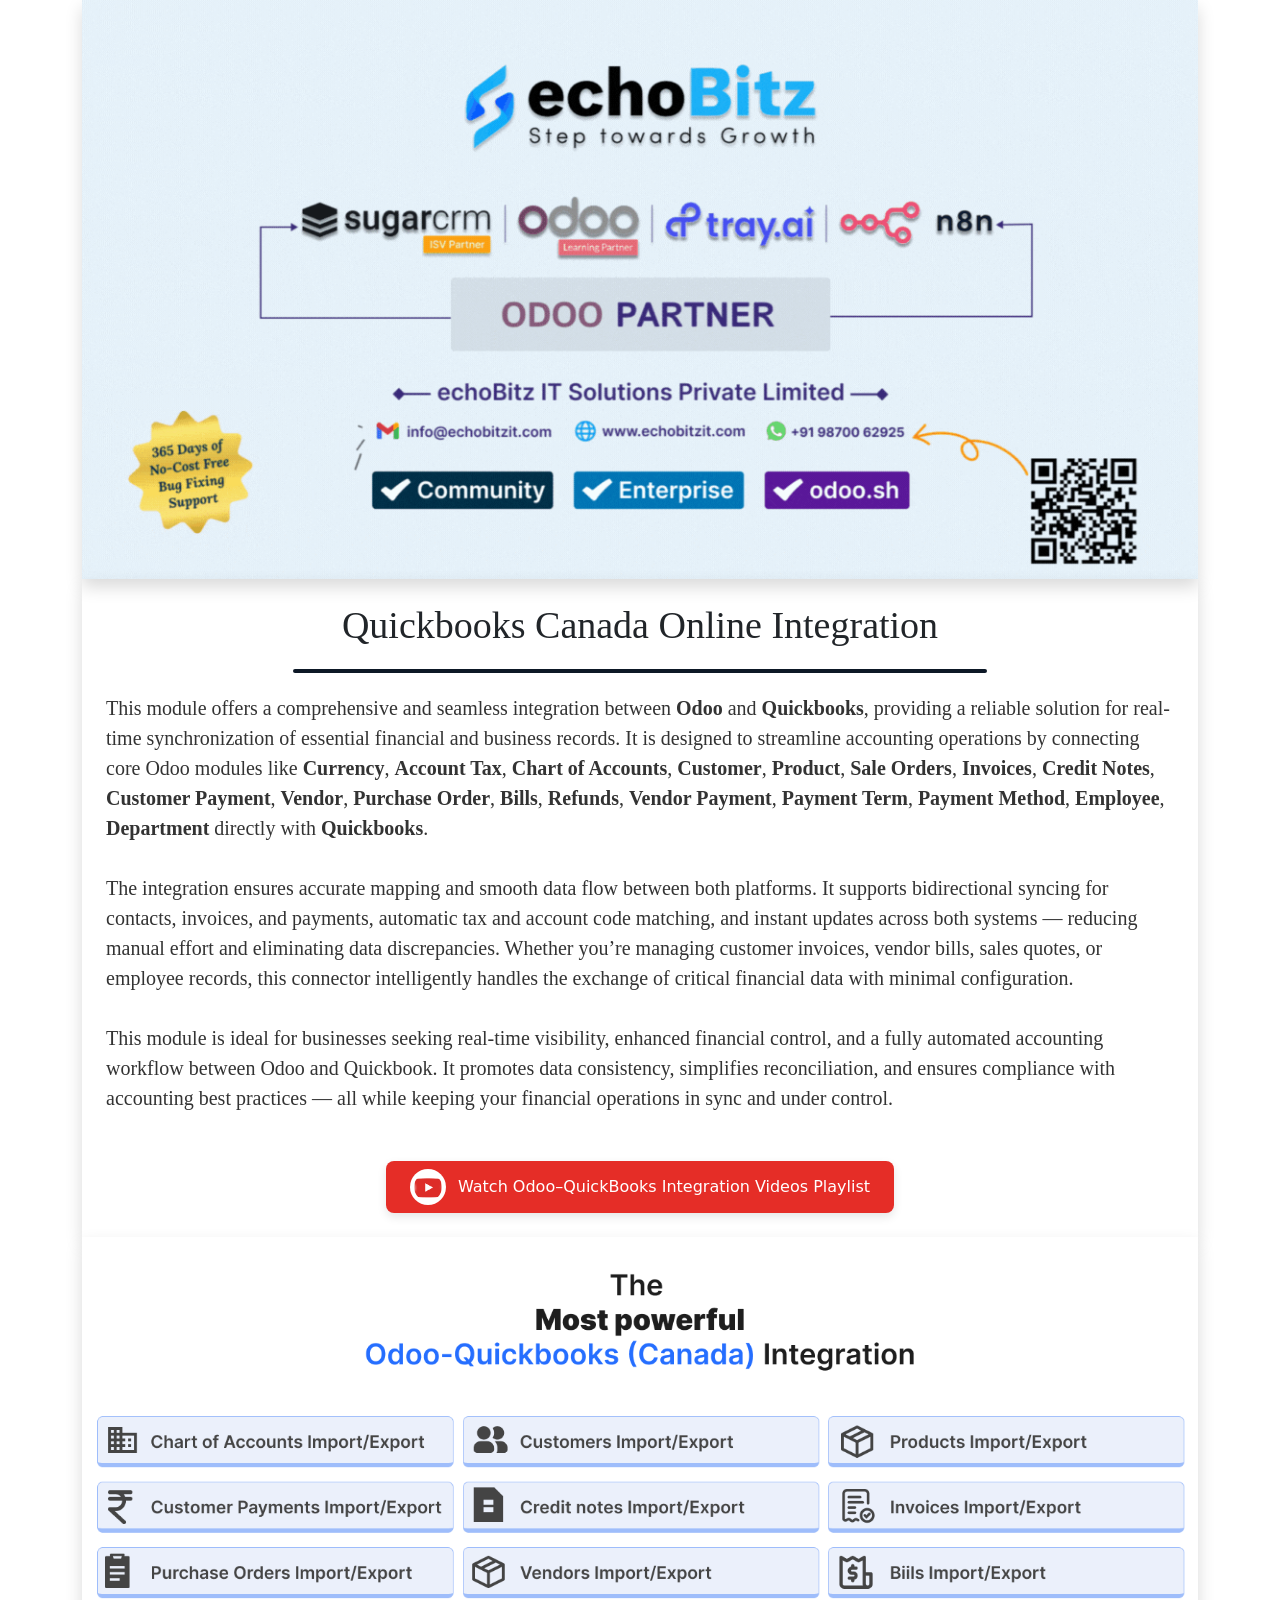
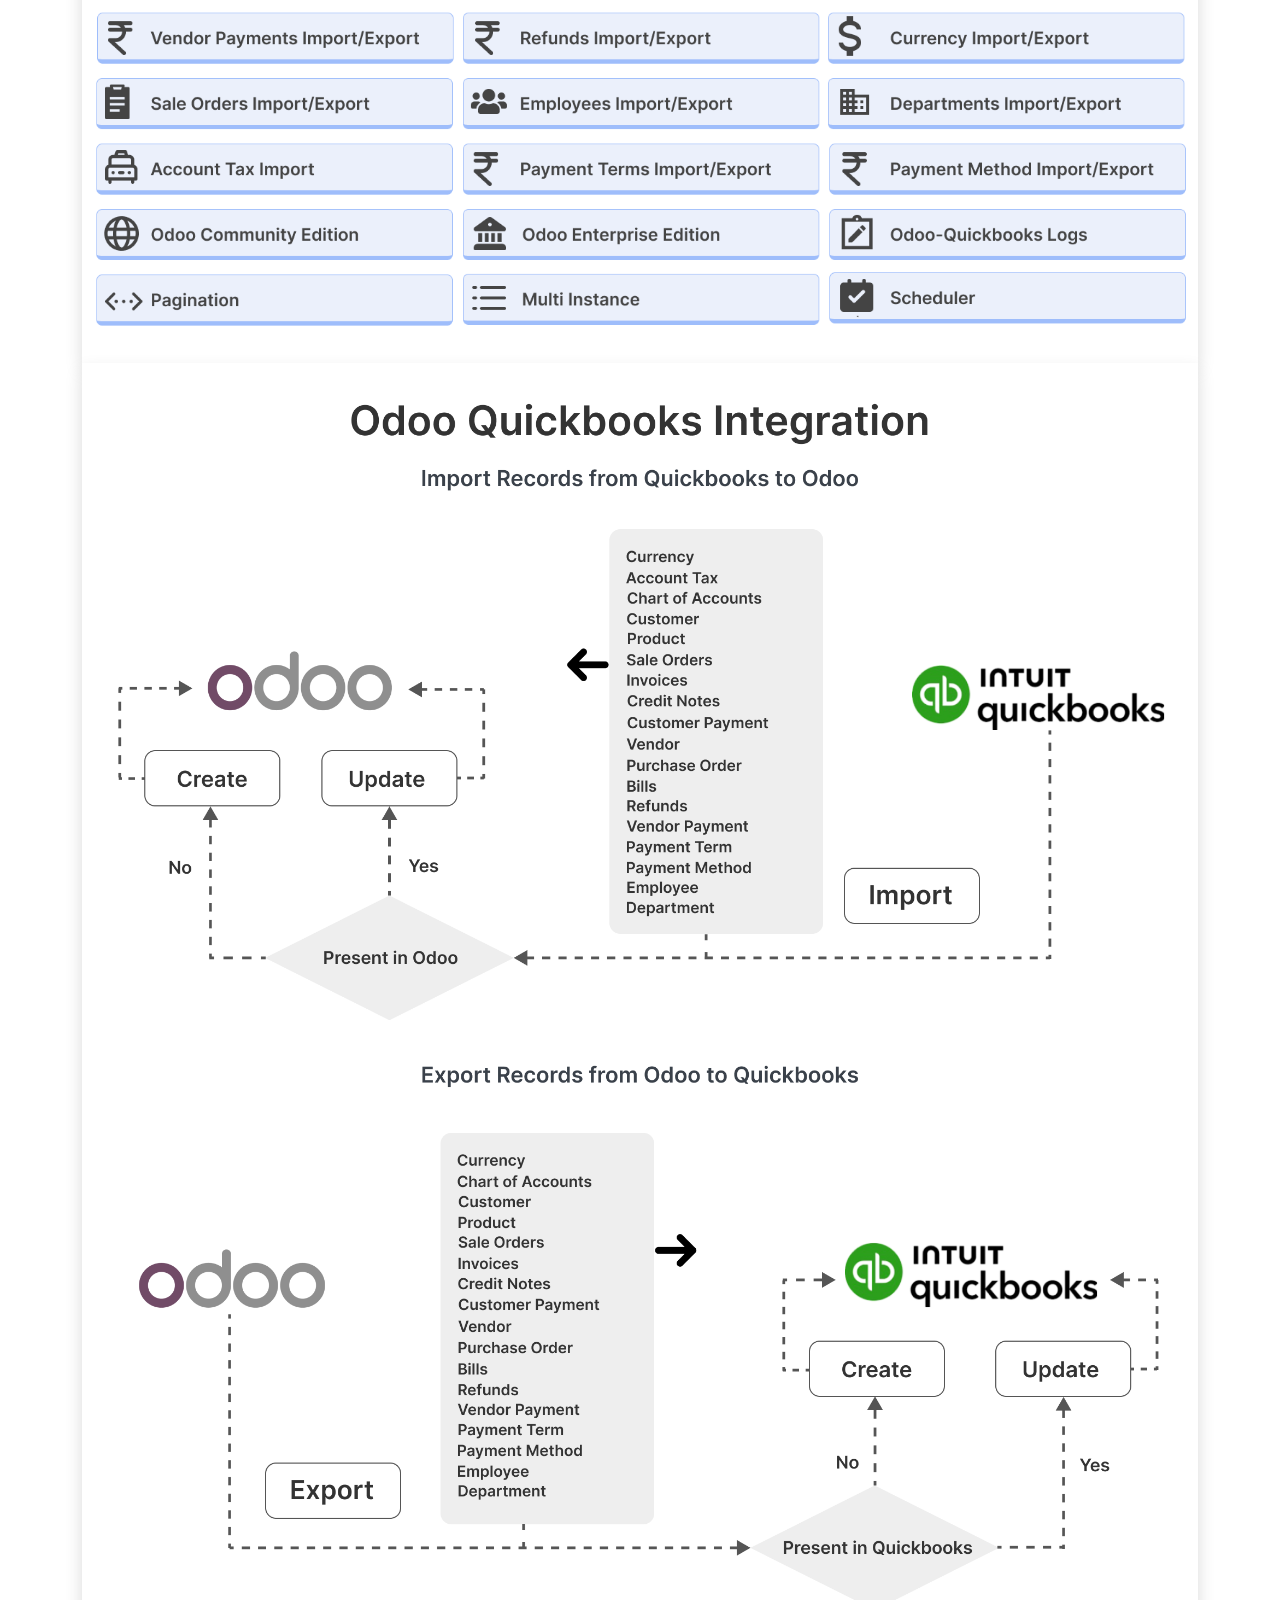
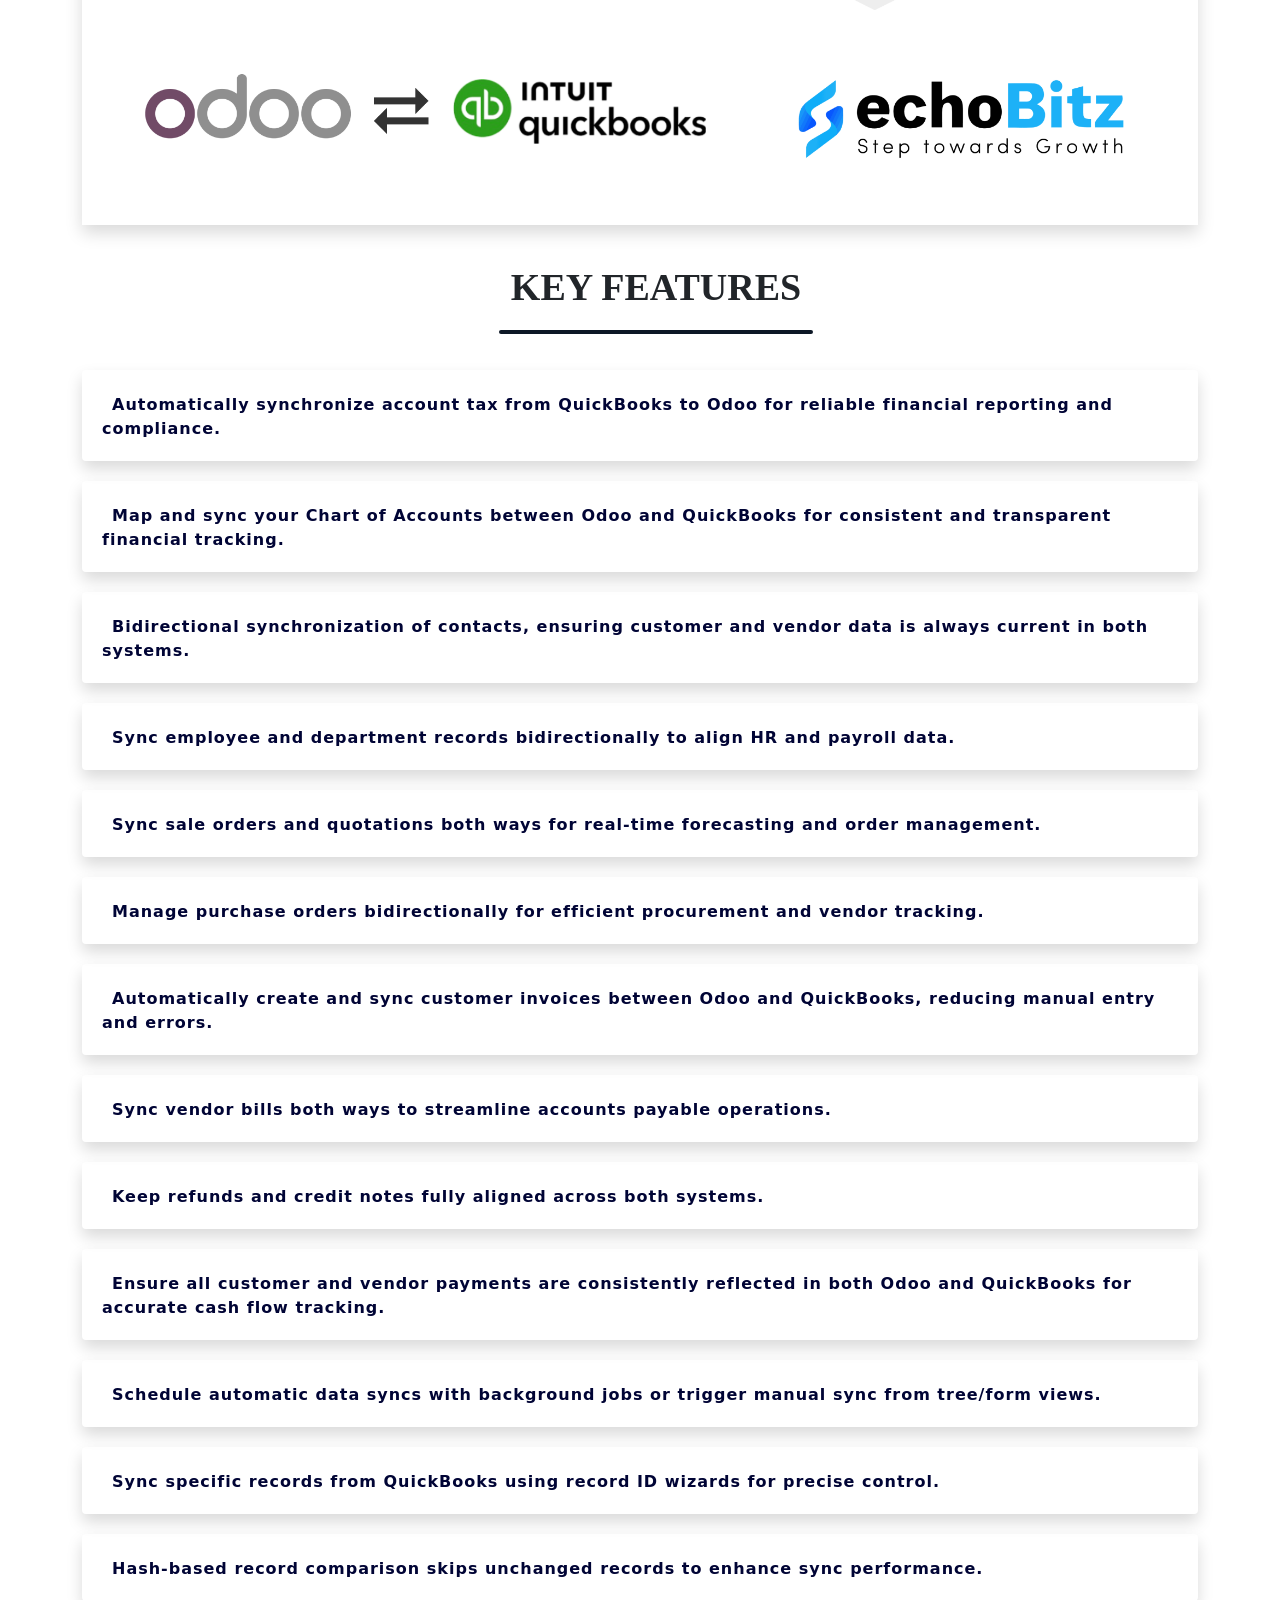
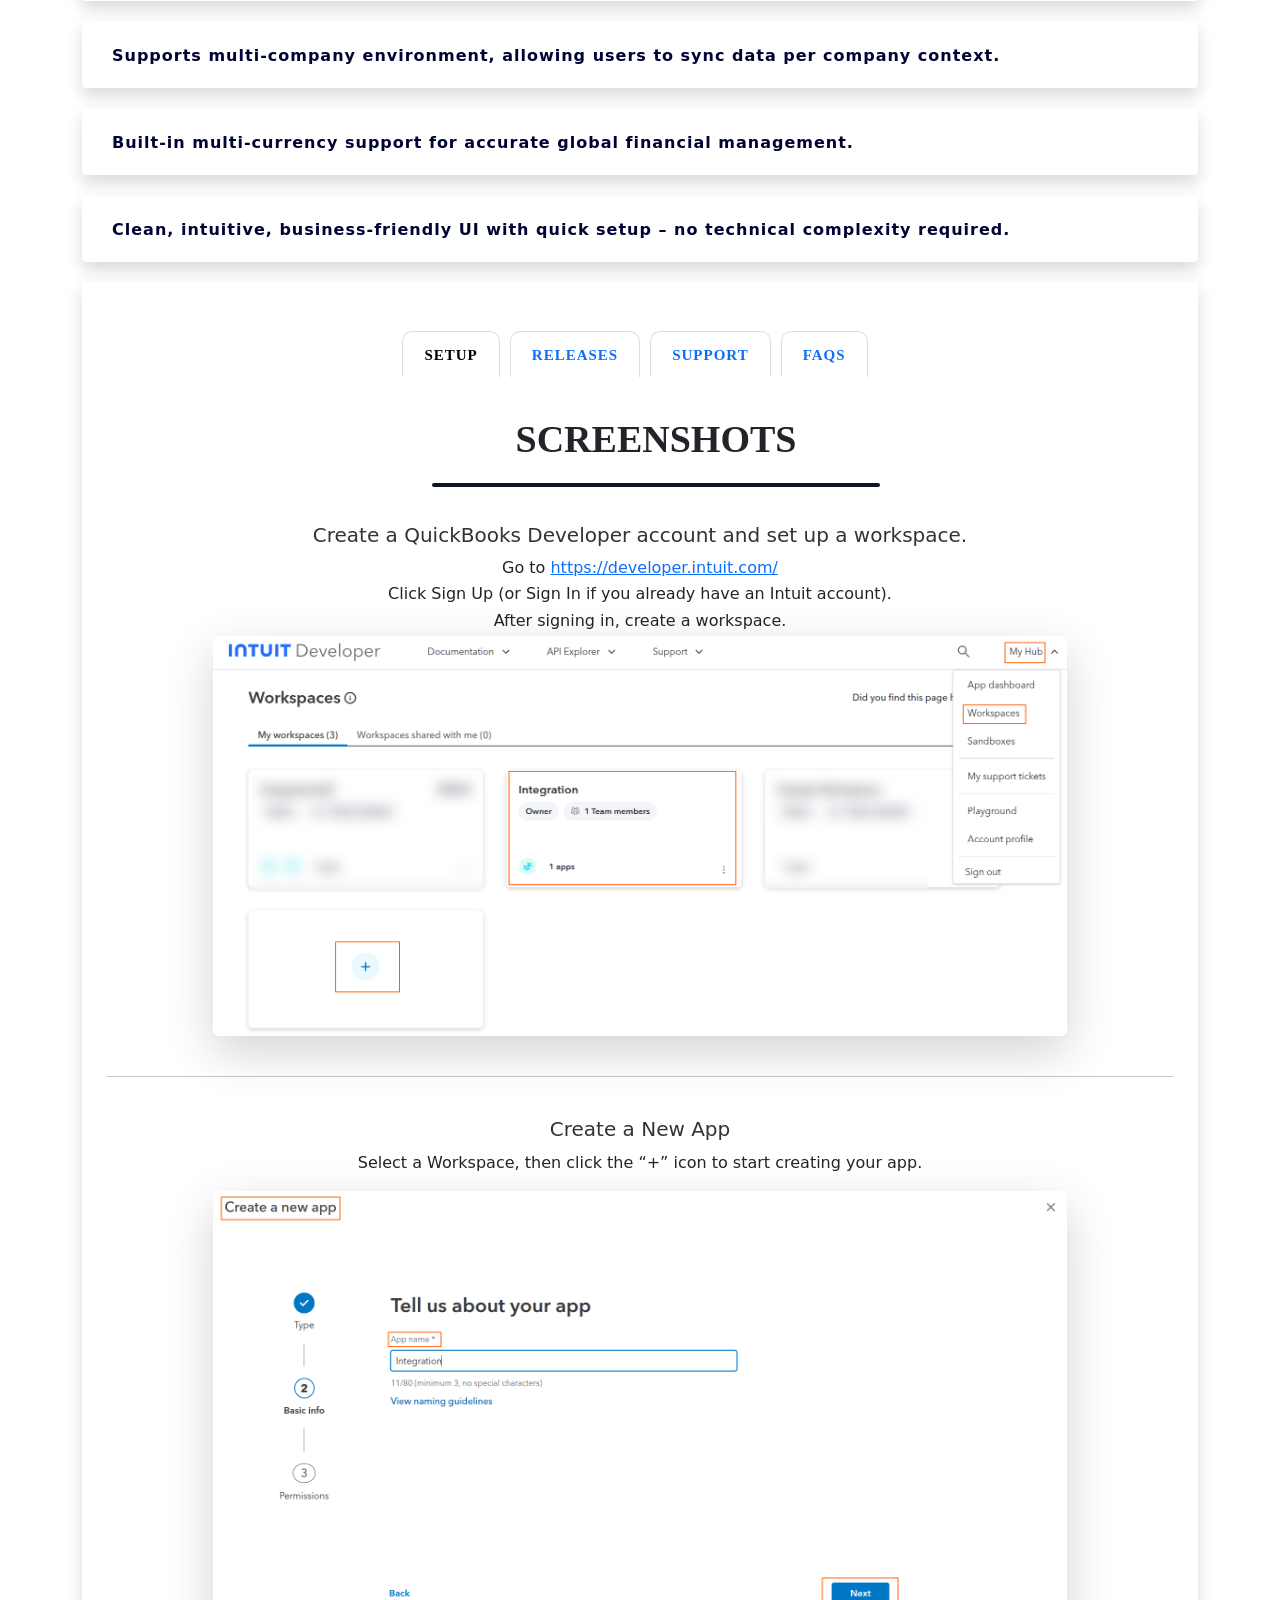
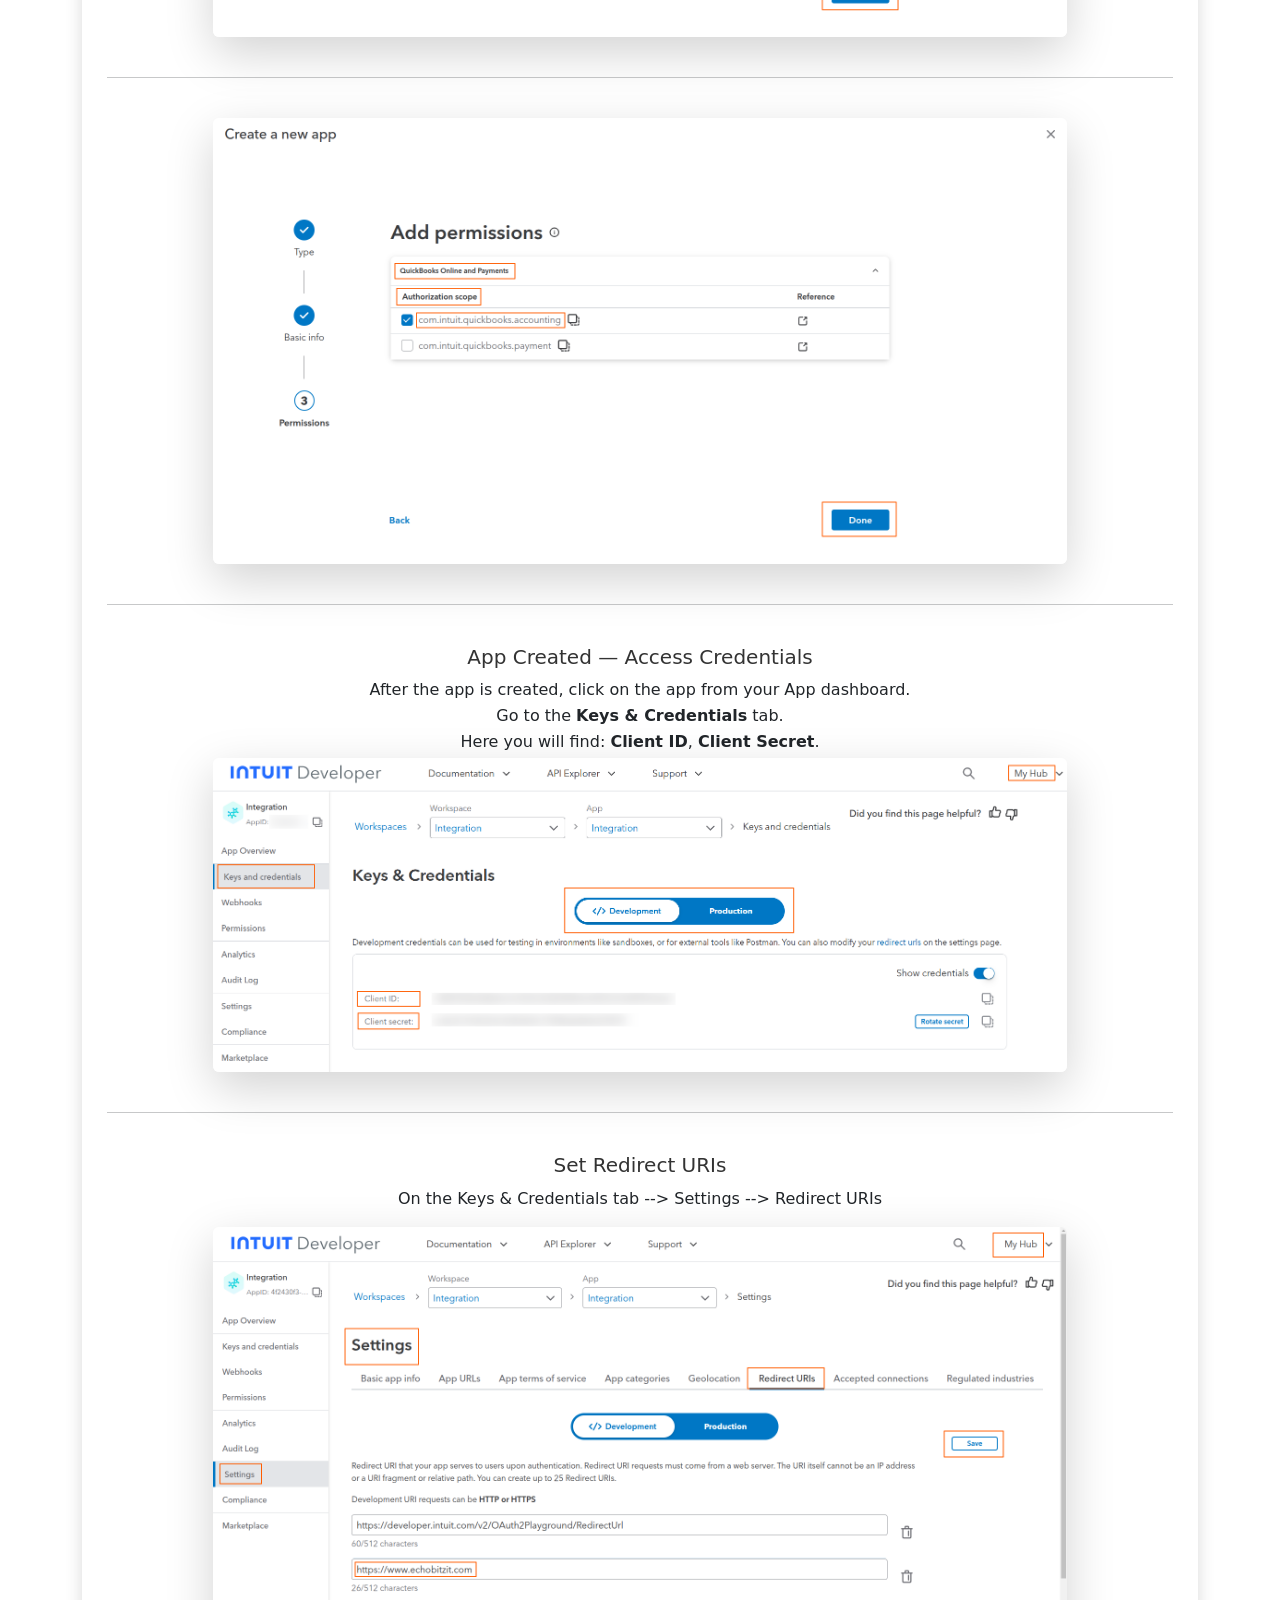
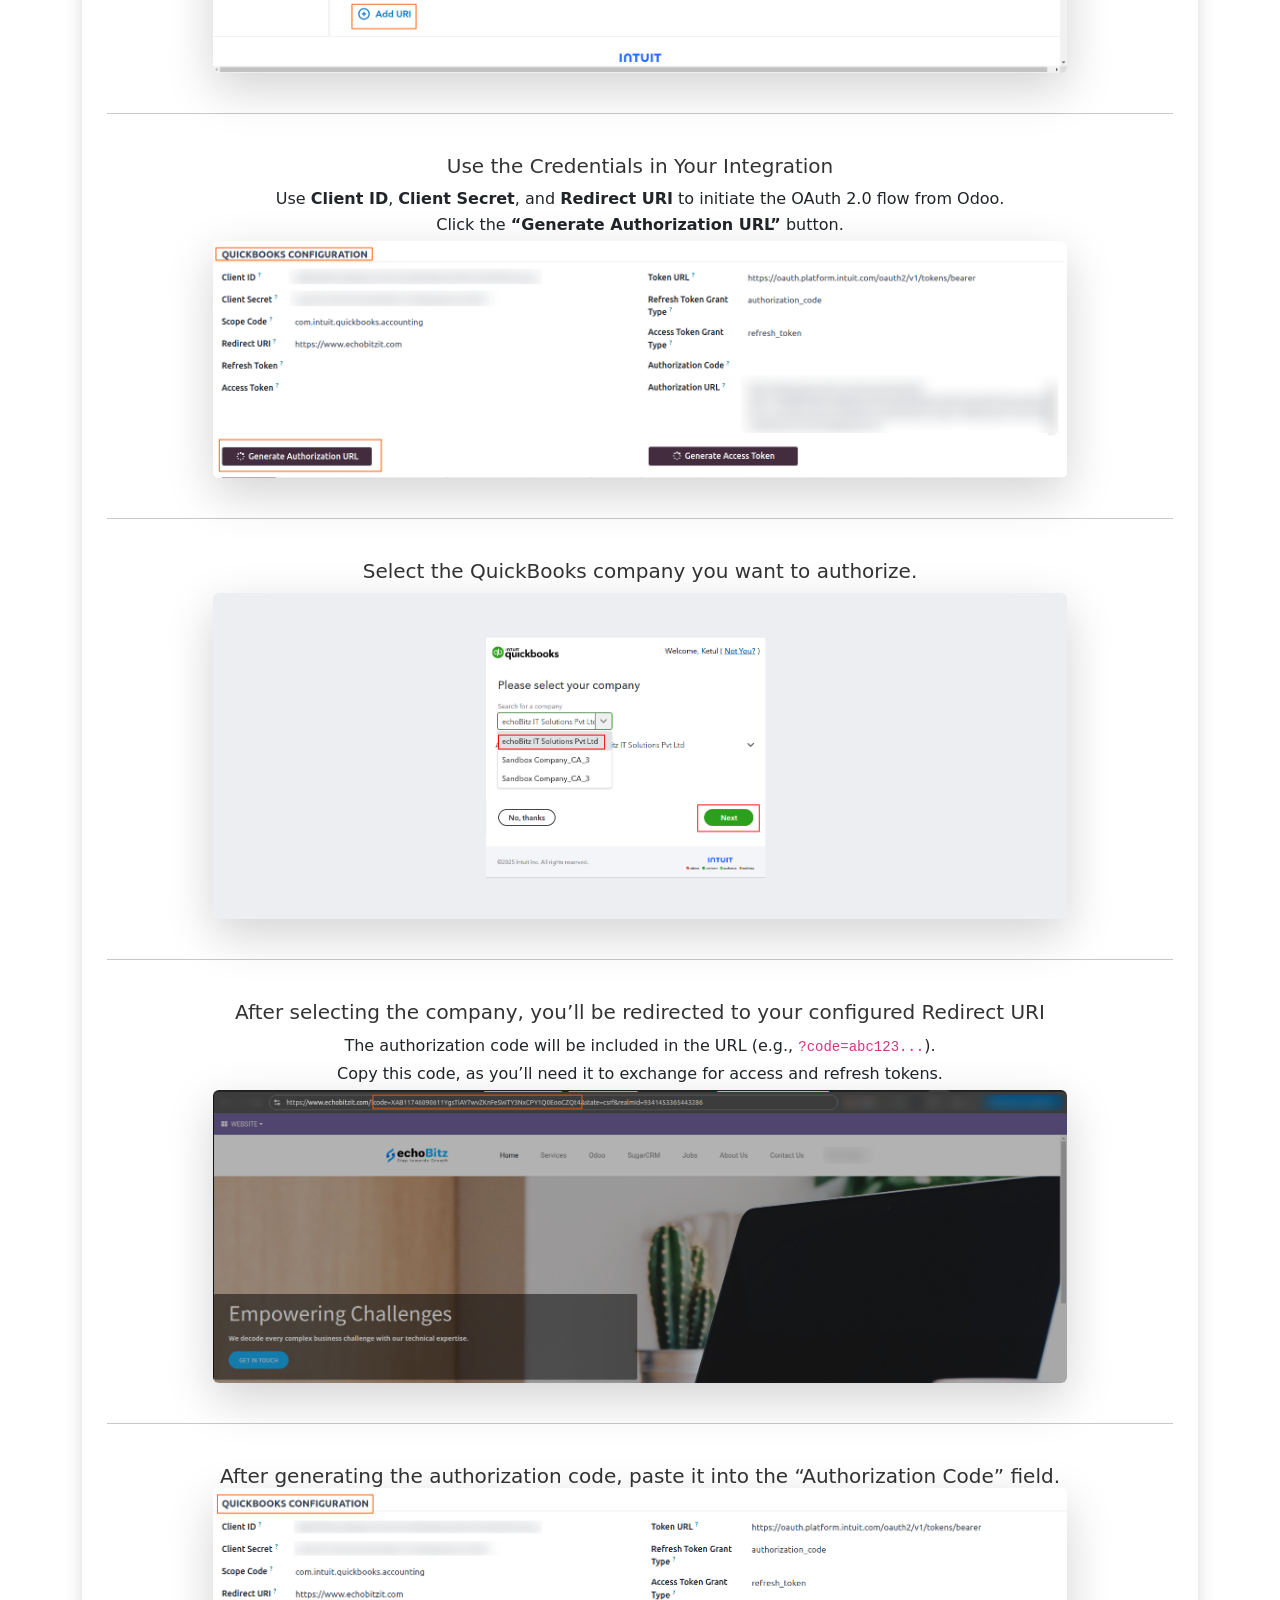
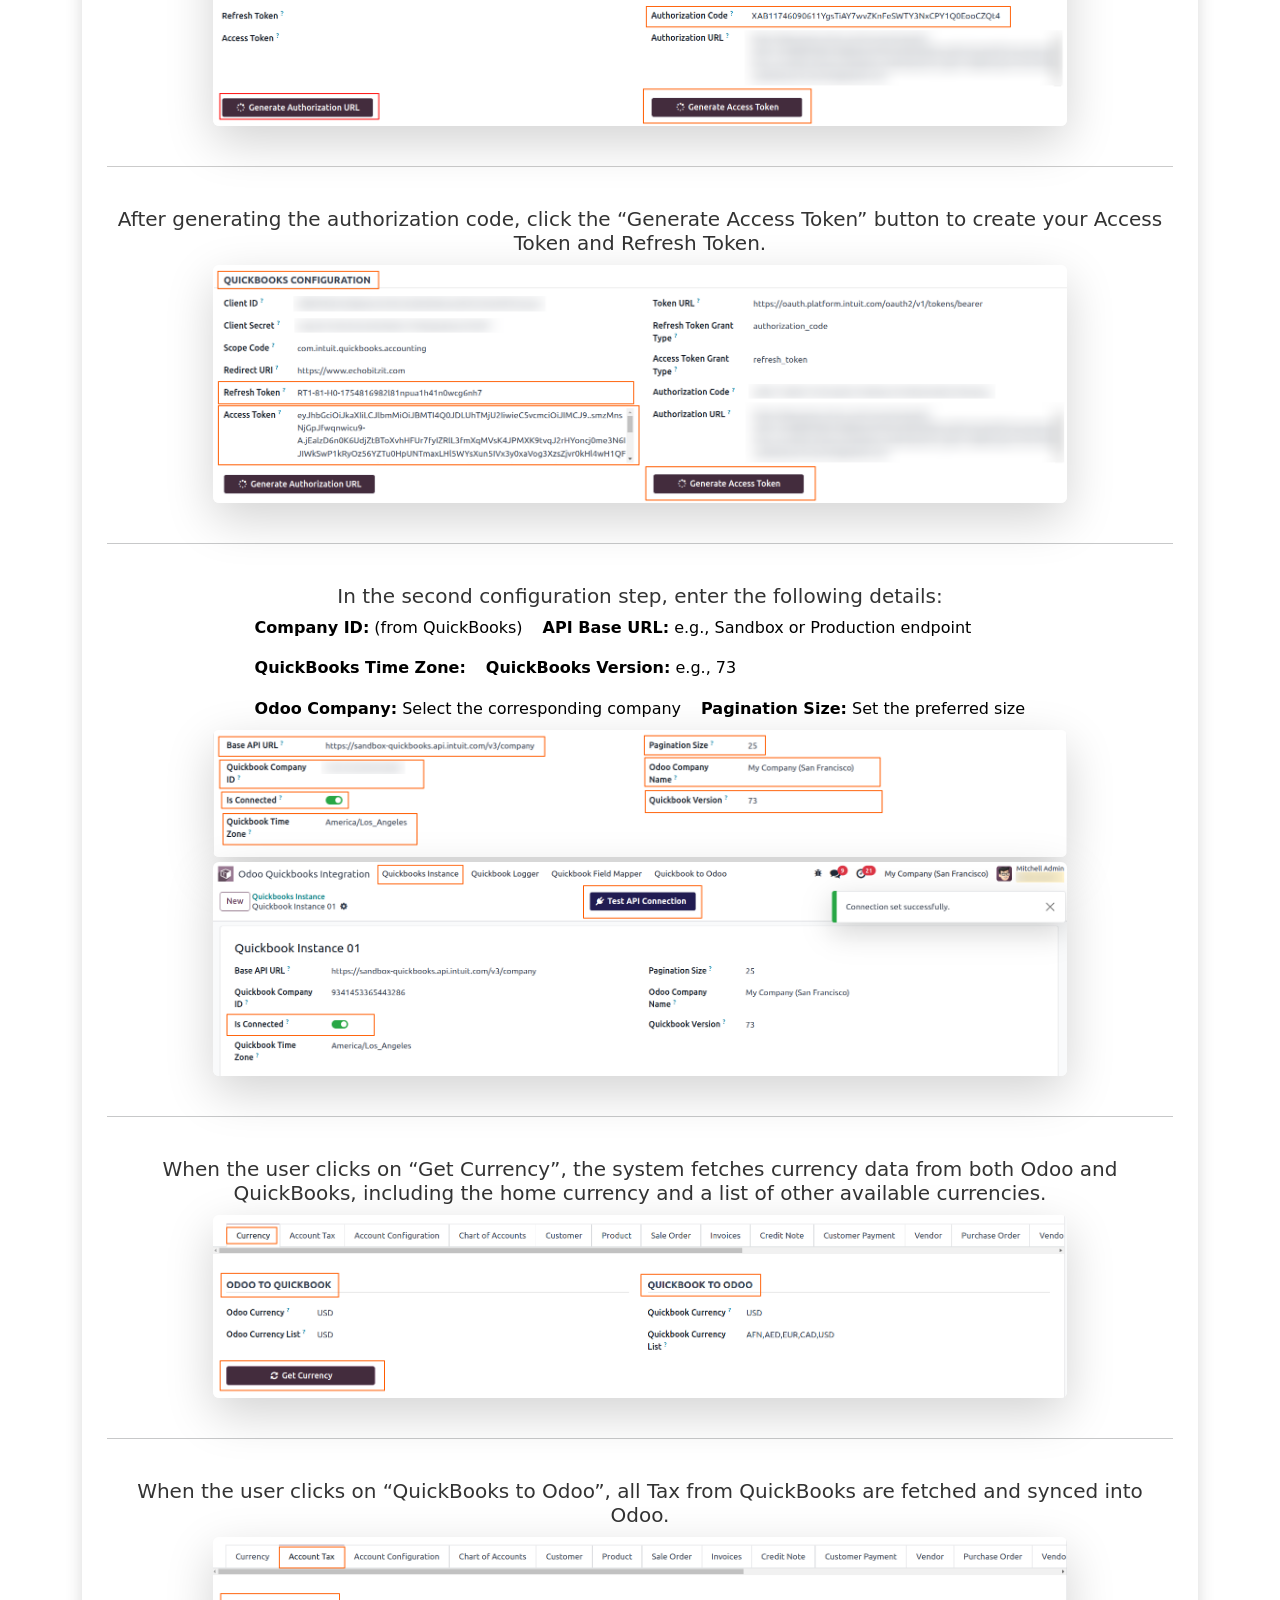
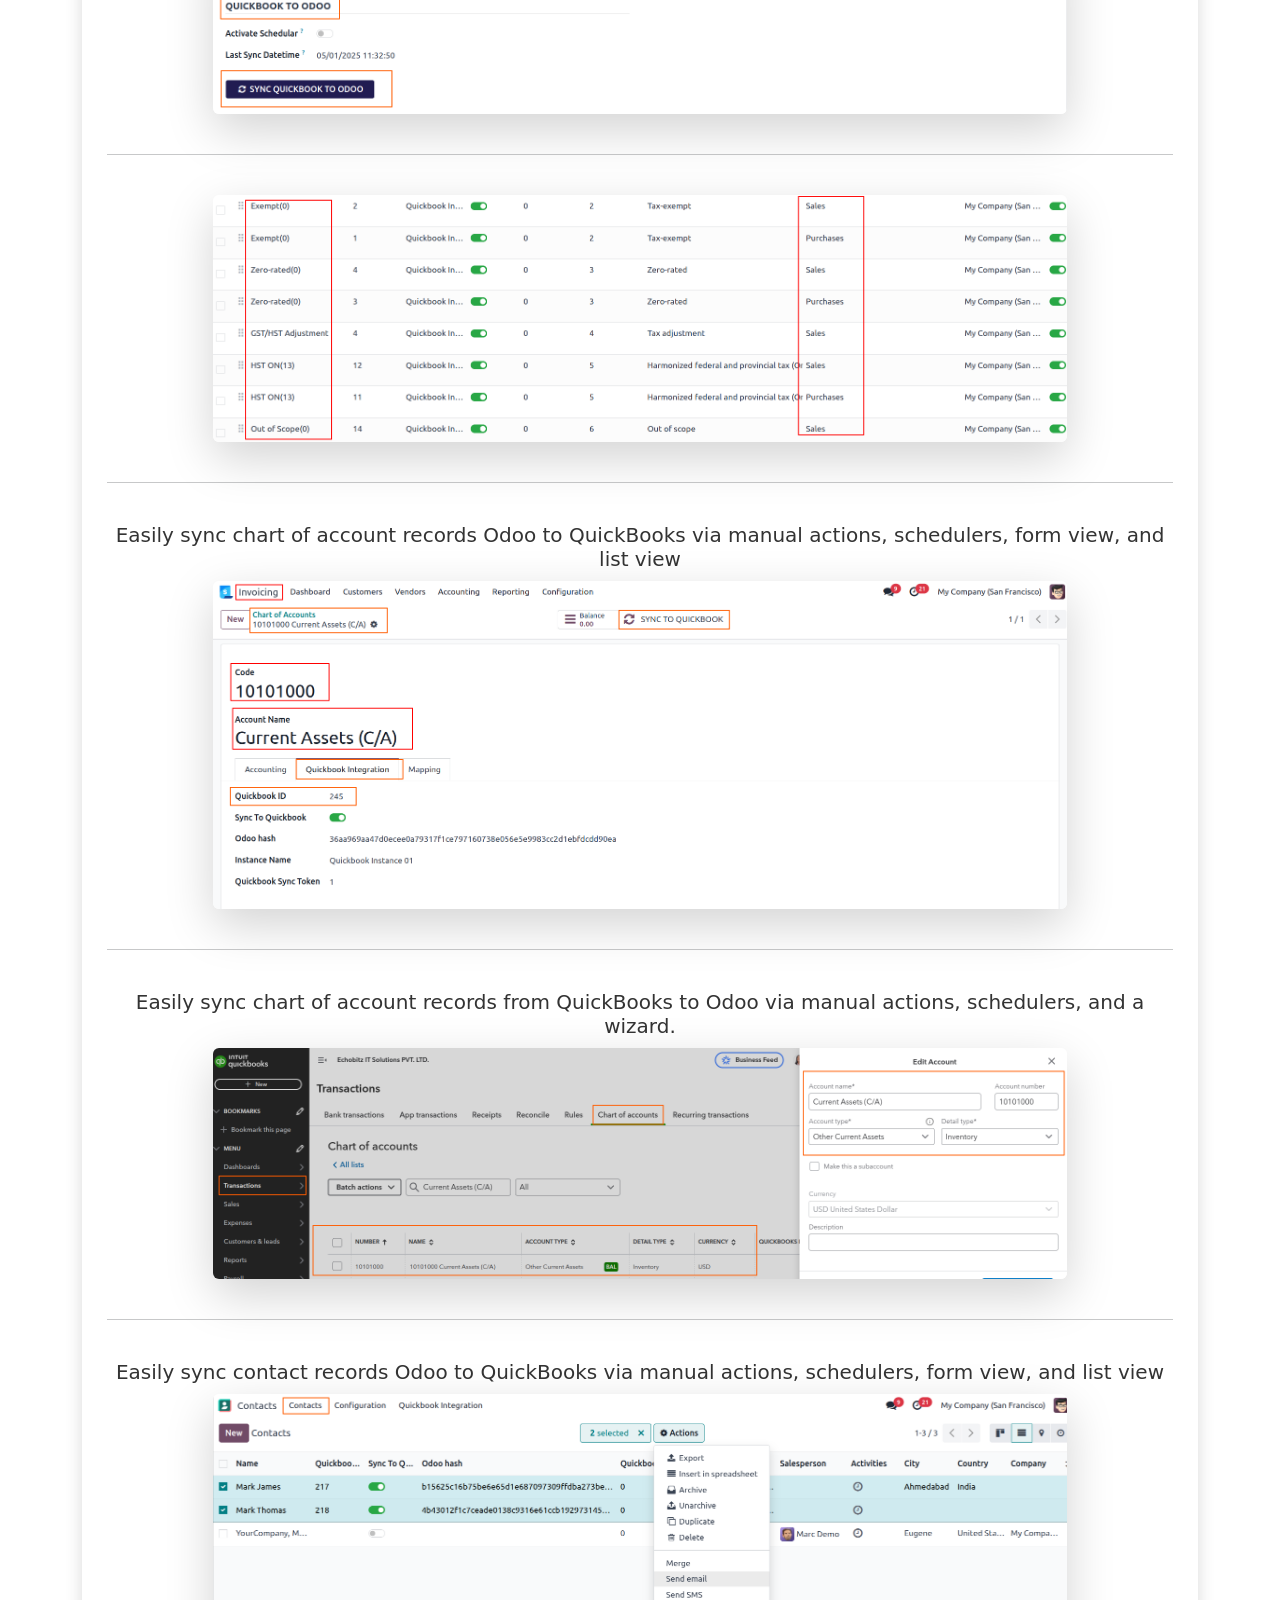
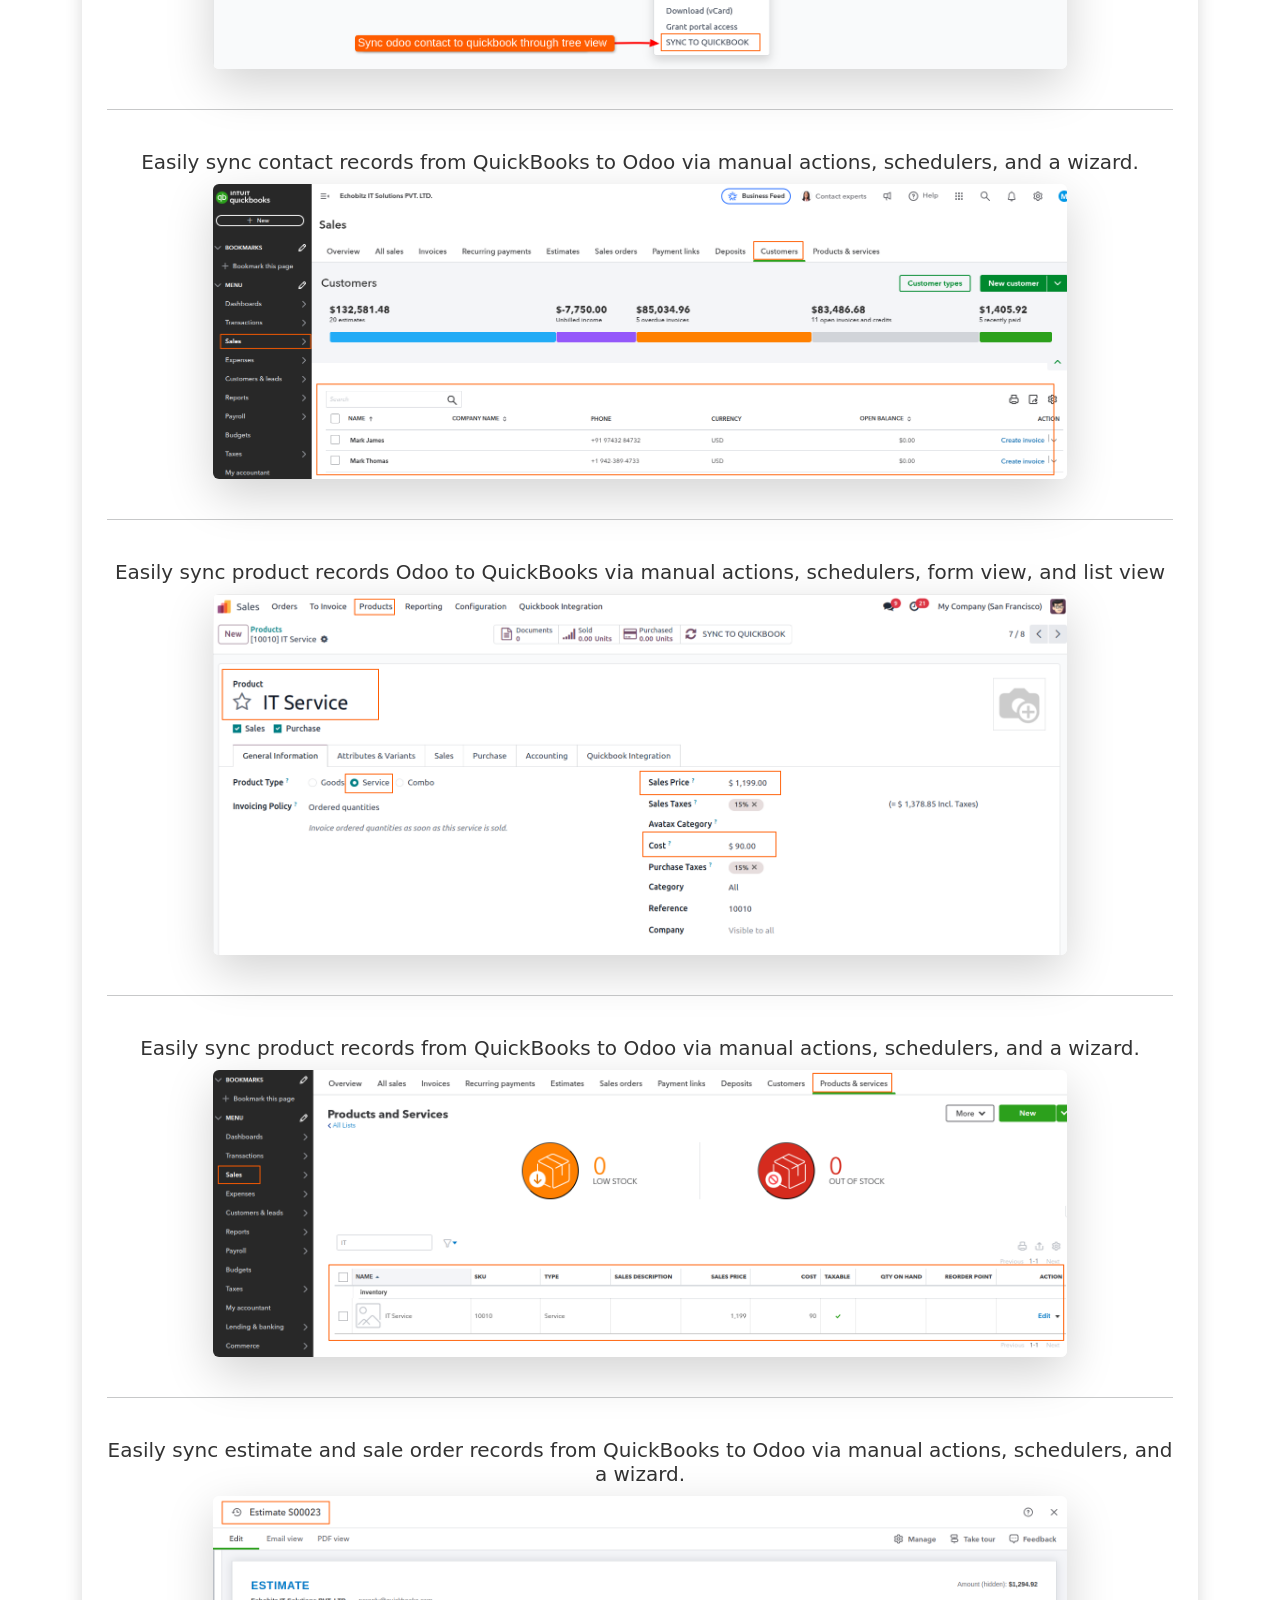
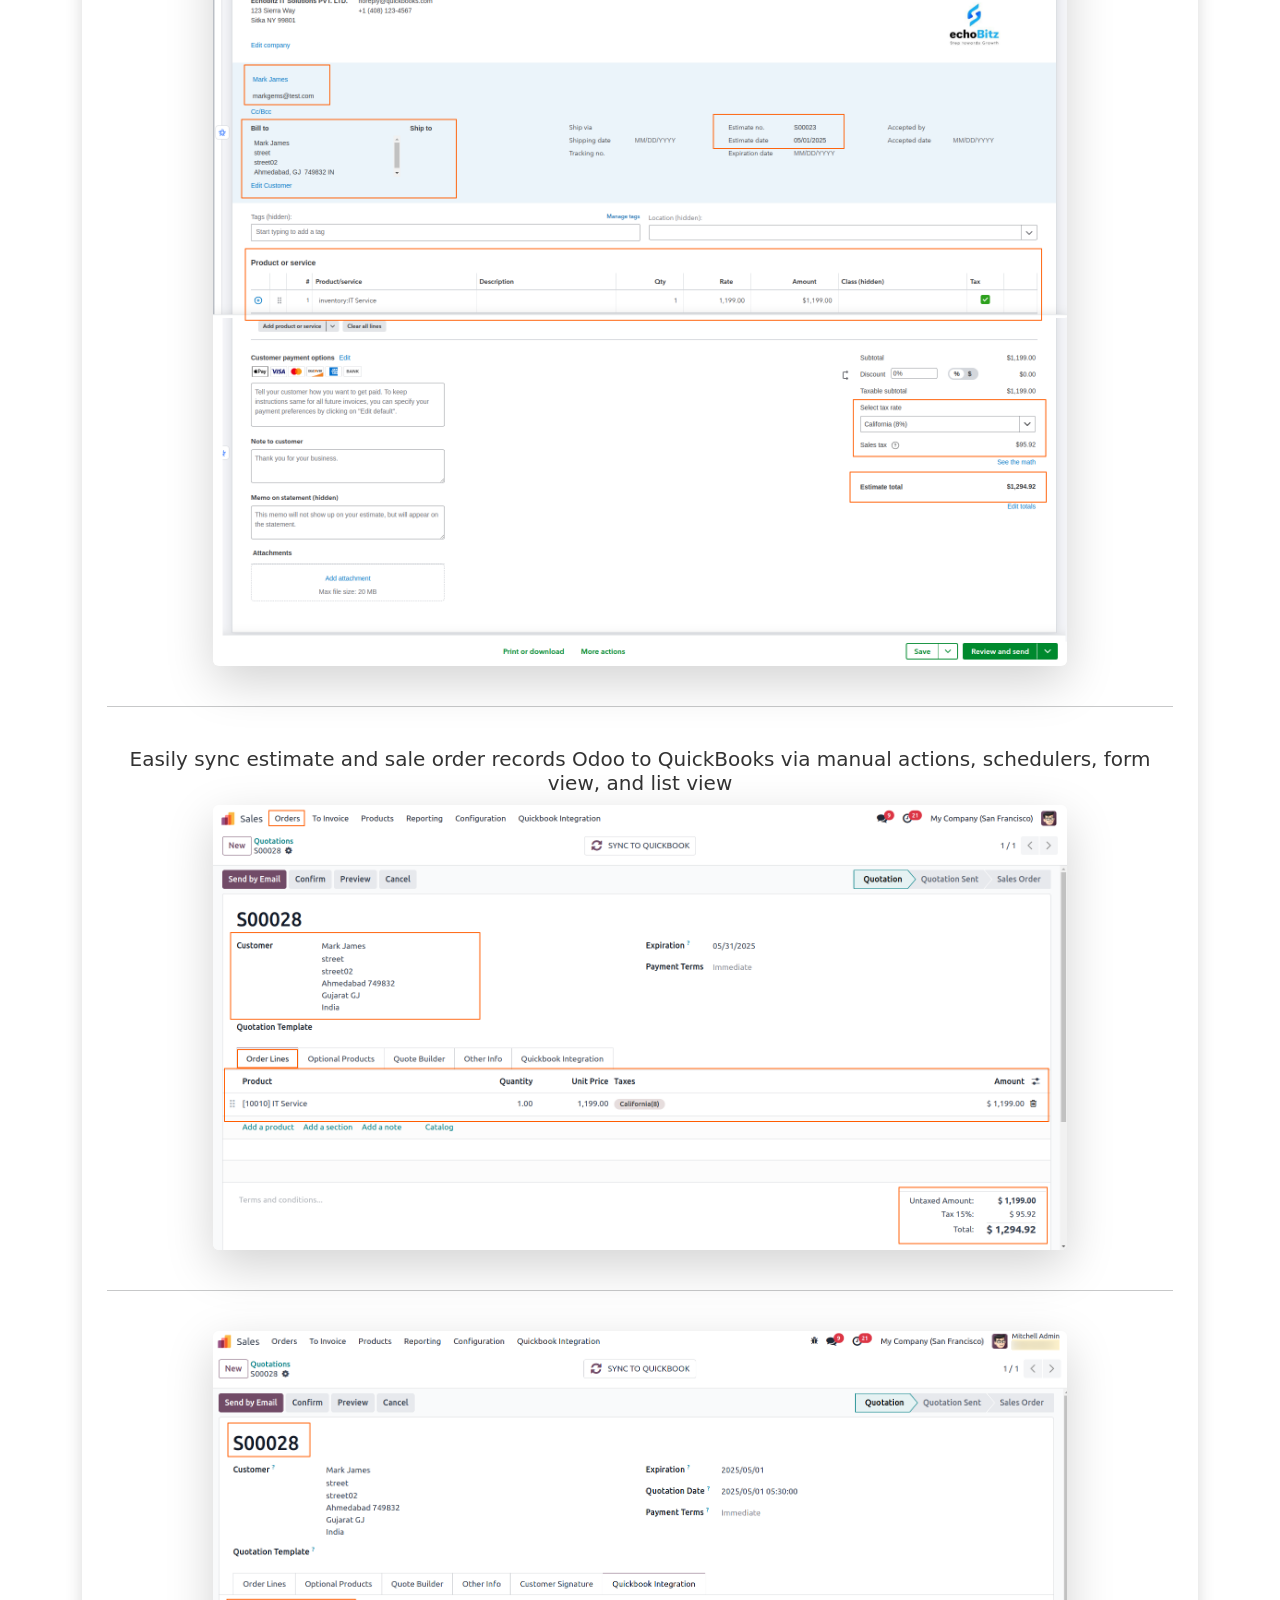
<file: eb_oqb_canada_integration/static/description/index.html>
<!doctype html>
<html lang="en">
<head>
    <meta charset="utf-8">
    <meta name="viewport" content="width=device-width, initial-scale=1">
    <link href="https://cdn.jsdelivr.net/npm/bootstrap@5.3.4/dist/css/bootstrap.min.css" rel="stylesheet"
          integrity="sha384-DQvkBjpPgn7RC31MCQoOeC9TI2kdqa4+BSgNMNj8v77fdC77Kj5zpWFTJaaAoMbC" crossorigin="anonymous">
    <script src="https://cdn.jsdelivr.net/npm/bootstrap@5.3.4/dist/js/bootstrap.bundle.min.js"
            integrity="sha384-YUe2LzesAfftltw+PEaao2tjU/QATaW/rOitAq67e0CT0Zi2VVRL0oC4+gAaeBKu"
            crossorigin="anonymous"></script>
    <!-- Bootstrap Icons CDN -->
    <link rel="stylesheet" href="https://cdn.jsdelivr.net/npm/bootstrap-icons@1.11.3/font/bootstrap-icons.css">
</head>
<body>

<section class="oe_container">
    <div class="container" style="display: flex; justify-content: center; align-items: center;">
        <img src="Odoo_Partner_GIF.gif" class="img-responsive shadow" style="width:100% !important;"></div>
</section>

<section class="oe_container">
    <div class="container  text-center" style="display: flex; justify-content: center; align-items: center;">
        <div class="oe_row shadow  px-4 py-4 text-center" style="width:100% !important;">
            <h1 style=" font-family:Montserrat;font-size: 38px;  margin-bottom: 20px; font-weight:300; text-align:center;">
                Quickbooks Canada Online Integration</h1>
            <div style="width: 65%; height: 4px; background-color:#0d1826; margin: 0 auto 20px auto; border-radius: 20px;"></div>
            <p style="font-size:20px; font-family:Roboto; line-height: 1.5; text-align:left; color: #333; margin-bottom: 10px;">
                This module offers a comprehensive and seamless integration between <span style="font-weight: bold;">Odoo</span> and <span style="font-weight: bold;">Quickbooks</span>,
                providing a reliable solution for real-time synchronization of essential financial and business records.
                It is designed to streamline accounting operations by connecting core Odoo modules like
                <span style="font-weight: bold;">Currency</span>,
                <span style="font-weight: bold;">Account Tax</span>,
                <span style="font-weight: bold;">Chart of Accounts</span>,
                <span style="font-weight: bold;">Customer</span>,
                <span style="font-weight: bold;">Product</span>,
                <span style="font-weight: bold;">Sale Orders</span>,
                <span style="font-weight: bold;">Invoices</span>,
                <span style="font-weight: bold;">Credit Notes</span>,
                <span style="font-weight: bold;">Customer Payment</span>,
                <span style="font-weight: bold;">Vendor</span>,
                <span style="font-weight: bold;">Purchase Order</span>,
                <span style="font-weight: bold;">Bills</span>,
                <span style="font-weight: bold;">Refunds</span>,
                <span style="font-weight: bold;">Vendor Payment</span>,
                <span style="font-weight: bold;">Payment Term</span>,
                <span style="font-weight: bold;">Payment Method</span>,
                <span style="font-weight: bold;">Employee</span>,
                <span style="font-weight: bold;">Department</span>
                directly with <span style="font-weight: bold;">Quickbooks</span>.
                <br/><br/>
                The integration ensures accurate mapping and smooth data flow between both platforms. It supports
                bidirectional syncing for contacts, invoices, and payments, automatic tax and account code matching, and
                instant updates across both systems — reducing manual effort and eliminating data discrepancies. Whether
                you’re managing customer invoices, vendor bills, sales quotes, or employee records, this connector
                intelligently handles the exchange of critical financial data with minimal configuration.
                <br/><br/>
                This module is ideal for businesses seeking real-time visibility, enhanced financial control, and a
                fully automated accounting workflow between Odoo and Quickbook. It promotes data consistency, simplifies
                reconciliation, and ensures compliance with accounting best practices — all while keeping your financial
                operations in sync and under control.
            </p>
            <div class="d-flex justify-content-center mt-5">
              <a target="_blank"
                 href="https://www.youtube.com/playlist?list=PL5BcbBAZvyYMODiGeaw6XhRMmsmZhTVjd"
                 class="d-flex align-items-center px-4 py-2 text-white text-decoration-none"
                 style="background-color: #e52d27; border-radius: 8px; box-shadow: 0 4px 10px rgba(0,0,0,0.1); transition: background-color 0.3s ease;">
                <img src="youtube_icon.png" alt="YouTube Icon"
                    style="height: 36px; width: 36px; margin-right: 12px; background-color: #fff; border-radius: 50%; padding: 4px;" loading="lazy">
                <span style="font-size: 16px; font-weight: 500;">Watch Odoo–QuickBooks Integration Videos Playlist</span>
              </a>
            </div>
        </div>
    </div>
</section>
<section class="oe_container">
    <div class="container" style="display: flex; justify-content: center; align-items: center;">
        <img src="Odoo_Quickbooks_Canada_Integration_Img.png" class="img-responsive shadow" style="width:100% !important;">
    </div>
</section>
<section class="oe_container">
    <div class="container" style="display: flex; justify-content: center; align-items: center;">
        <img src="Quickbooks_Odoo_FlowChart.png" class="img-responsive shadow" style="width:100% !important;">
    </div>
</section>
<section class="oe_container">
    <div class="container" style="display: flex; justify-content: center; align-items: center;">
        <!-- Features Tab-->
        <div id="new_features_tab" style="width:100% !important;">
            <div class="row mt-4 text-center">
                <div class="themed-grid-col m-3 px-5">
                    <h1 style="font-size: 38px;text-transform:uppercase; font-family:Montserrat; margin-bottom: 20px; font-weight: bold;text-align:center;">
                        Key Features</h1>
                    <div style="width: 30%; height: 4px; background-color: #0d1826; margin: 0 auto 20px auto; border-radius: 2px;"></div>
                </div>
            </div>
            <div class="shadow rounded"
                 style="padding:20px; margin-bottom:20px; font-size:16px; color:#000435;
            font-weight:600; letter-spacing:1px; display:block; border-radius:0.25rem !important">
            <span class="fa fa-arrow-right" style="color:#06928f; font-weight:600;
            font-size:18px; padding-right:10px"></span> Automatically synchronize account tax from QuickBooks to Odoo for reliable financial reporting and compliance.
            </div>
            <div class="shadow  rounded"
                 style="padding:20px; margin-bottom:20px; font-size:16px; color:#000435; font-weight:600; letter-spacing:1px; display:block; border-radius:0.25rem !important">
            <span class="fa fa-arrow-right" style="color:#06928f; font-weight:600;
            font-size:18px; padding-right:10px"></span> Map and sync your Chart of Accounts between Odoo and QuickBooks for consistent and transparent financial tracking.
            </div>
            <div class="shadow  rounded"
                 style="padding:20px; margin-bottom:20px; font-size:16px; color:#000435; font-weight:600; letter-spacing:1px; display:block; border-radius:0.25rem !important">
            <span class="fa fa-arrow-right" style="color:#06928f; font-weight:600;
            font-size:18px; padding-right:10px"></span> Bidirectional synchronization of contacts, ensuring customer and vendor data is always current in both systems.
            </div>

            <div class="shadow  rounded"
                 style="padding:20px; margin-bottom:20px; font-size:16px; color:#000435; font-weight:600; letter-spacing:1px; display:block; border-radius:0.25rem !important">
            <span class="fa fa-arrow-right" style="color:#06928f; font-weight:600;
            font-size:18px; padding-right:10px"></span> Sync employee and department records bidirectionally to align HR and payroll data.
            </div>
            <div class="shadow  rounded"
                 style="padding:20px; margin-bottom:20px; font-size:16px; color:#000435; font-weight:600; letter-spacing:1px; display:block; border-radius:0.25rem !important">
                <span class="fa fa-arrow-right" style="color:#06928f; font-weight:600;
            font-size:18px; padding-right:10px"></span> Sync sale orders and quotations both ways for real-time forecasting and order management.
            </div>

            <div class="shadow  rounded"
                 style="padding:20px; margin-bottom:20px; font-size:16px; color:#000435; font-weight:600; letter-spacing:1px; display:block; border-radius:0.25rem !important">
                    <span class="fa fa-arrow-right" style="color:#06928f; font-weight:600;
                font-size:18px; padding-right:10px"></span> Manage purchase orders bidirectionally for efficient procurement and vendor tracking.
            </div>

            <div class="shadow  rounded"
                 style="padding:20px; margin-bottom:20px; font-size:16px; color:#000435; font-weight:600; letter-spacing:1px; display:block; border-radius:0.25rem !important">
                    <span class="fa fa-arrow-right" style="color:#06928f; font-weight:600;
                font-size:18px; padding-right:10px"></span> Automatically create and sync customer invoices between Odoo and QuickBooks, reducing manual entry and errors.
            </div>

            <div class="shadow  rounded"
                 style="padding:20px; margin-bottom:20px; font-size:16px; color:#000435; font-weight:600; letter-spacing:1px; display:block; border-radius:0.25rem !important">
                    <span class="fa fa-arrow-right" style="color:#06928f; font-weight:600;
                font-size:18px; padding-right:10px"></span> Sync vendor bills both ways to streamline accounts payable operations.
            </div>

            <div class="shadow  rounded"
                 style="padding:20px; margin-bottom:20px; font-size:16px; color:#000435; font-weight:600; letter-spacing:1px; display:block; border-radius:0.25rem !important">
                    <span class="fa fa-arrow-right" style="color:#06928f; font-weight:600;
                font-size:18px; padding-right:10px"></span> Keep refunds and credit notes fully aligned across both systems.
            </div>

            <div class="shadow  rounded"
                 style="padding:20px; margin-bottom:20px; font-size:16px; color:#000435; font-weight:600; letter-spacing:1px; display:block; border-radius:0.25rem !important">
                    <span class="fa fa-arrow-right" style="color:#06928f; font-weight:600;
                font-size:18px; padding-right:10px"></span> Ensure all customer and vendor payments are consistently reflected in both Odoo and QuickBooks for accurate cash flow tracking.
            </div>
            <div class="shadow  rounded"
                 style="padding:20px; margin-bottom:20px; font-size:16px; color:#000435; font-weight:600; letter-spacing:1px; display:block; border-radius:0.25rem !important">
                    <span class="fa fa-arrow-right" style="color:#06928f; font-weight:600;
                font-size:18px; padding-right:10px"></span> Schedule automatic data syncs with background jobs or trigger manual sync from tree/form views.
            </div>

            <div class="shadow  rounded"
                 style="padding:20px; margin-bottom:20px; font-size:16px; color:#000435; font-weight:600; letter-spacing:1px; display:block; border-radius:0.25rem !important">
                    <span class="fa fa-arrow-right" style="color:#06928f; font-weight:600;
                font-size:18px; padding-right:10px"></span> Sync specific records from QuickBooks using record ID wizards for precise control.
            </div>

            <div class="shadow  rounded"
                 style="padding:20px; margin-bottom:20px; font-size:16px; color:#000435; font-weight:600; letter-spacing:1px; display:block; border-radius:0.25rem !important">
                    <span class="fa fa-arrow-right" style="color:#06928f; font-weight:600;
                font-size:18px; padding-right:10px"></span> Hash-based record comparison skips unchanged records to enhance sync performance.
            </div>

            <div class="shadow  rounded"
                 style="padding:20px; margin-bottom:20px; font-size:16px; color:#000435; font-weight:600; letter-spacing:1px; display:block; border-radius:0.25rem !important">
                    <span class="fa fa-arrow-right" style="color:#06928f; font-weight:600;
                font-size:18px; padding-right:10px"></span> Supports multi-company environment, allowing users to sync data per company context.
            </div>

            <div class="shadow  rounded"
                 style="padding:20px; margin-bottom:20px; font-size:16px; color:#000435; font-weight:600; letter-spacing:1px; display:block; border-radius:0.25rem !important">
                    <span class="fa fa-arrow-right" style="color:#06928f; font-weight:600;
                font-size:18px; padding-right:10px"></span> Built-in multi-currency support for accurate global financial management.
            </div>

            <div class="shadow  rounded"
                 style="padding:20px; margin-bottom:20px; font-size:16px; color:#000435; font-weight:600; letter-spacing:1px; display:block; border-radius:0.25rem !important">
                    <span class="fa fa-arrow-right" style="color:#06928f; font-weight:600;
                font-size:18px; padding-right:10px"></span> Clean, intuitive, business-friendly UI with quick setup – no technical complexity required.
            </div>
        </div>
    </div>
</section>
<section class="oe_container">
    <div class="container" style="display: flex; justify-content: center; align-items: center;">
        <div class="oe_row shadow  px-4 py-5" style="width:100% !important;">
            <div class="tabs-container" style="width:100%; border-radius:50px; padding:0.6px; margin-bottom:20px">
                <ul role="tablist" class="nav nav-tabs justify-content-center" data-tabs="tabs"
                    style="border:none; background-color:unset; margin:0 auto">
                    <li class="nav-item"
                        style="border-top-right-radius:10px; border-top-left-radius:10px; background-color:white; margin-right:10px; border:1px solid #ddd; border-bottom:0">
                        <a href="#screenshots_tab" data-bs-toggle="tab" aria-expanded="true" class="nav-link show active"
                           style="font-family:Roboto; text-transform:uppercase; font-weight:600; font-size:15px; letter-spacing:1px; padding:11px 20px; border-top-left-radius:10px; border-top-right-radius:10px;  border:1px solid transparent">
                            <i class="fa fa-list-ul"></i> Setup</a>
                    </li>
                    <li class="nav-item"
                        style="border-top-right-radius:10px; border-top-left-radius:10px; background-color:white; margin-right:10px; border:1px solid #ddd; border-bottom:0">
                        <a href="#release_tab" data-bs-toggle="tab" aria-expanded="true" class="nav-link show"
                           style="font-family:Roboto; text-transform:uppercase; font-weight:600; font-size:15px; letter-spacing:1px; padding:11px 20px; border-top-left-radius:10px; border-top-right-radius:10px;  border:1px solid transparent">
                            <i class="fa fa-image"></i> Releases</a>
                    </li>
                    <li class="nav-item"
                        style="border-top-right-radius:10px; border-top-left-radius:10px; background-color:white; margin-right:10px; border:1px solid #ddd; border-bottom:0">
                        <a href="#support_tab" data-bs-toggle="tab" aria-expanded="true" class="nav-link show"
                           style="font-family:Roboto; text-transform:uppercase; font-weight:600; font-size:15px; letter-spacing:1px; padding:11px 20px; border-top-left-radius:10px; border-top-right-radius:10px; border:1px solid transparent">
                            <i class="fa fa-users fa-1x  "></i> Support</a>
                    </li>
                    <li class="nav-item"
                        style="border-top-right-radius:10px; border-top-left-radius:10px; background-color:white; margin-right:10px; border:1px solid #ddd; border-bottom:0">
                        <a href="#faq_tab" data-bs-toggle="tab" aria-expanded="true" class="nav-link show"
                           style="font-family:Roboto; text-transform:uppercase; font-weight:600; font-size:15px; letter-spacing:1px; padding:11px 20px; border-top-left-radius:10px; border-top-right-radius:10px;  border:1px solid transparent">
                            <i class="fa fa-question-circle"></i> FAQs</a>
                    </li>
                </ul>


                <!-- Screenshots tab main -->
                <div class="tab-content">
                    <div id="screenshots_tab" class="tab-pane active">
                        <div class="row mt-4 text-center">
                            <div class="themed-grid-col m-3 px-5">
                                <h1 style="font-size: 38px; text-transform:uppercase; font-family:Montserrat;  margin-bottom: 20px; font-weight: bold;text-align:center;">
                                    Screenshots
                                </h1>
                                <div style="width: 45%; height: 4px; background-color: #0d1826;  margin: 0 auto 20px auto; border-radius: 2px;"></div>
                            </div>
                        </div>

                        <div class="row justify-content-center mb-4">

                            <div class="col-md-12 text-center">
                                 <h3 style="color: #333; font-size: 20px; margin-bottom: 10px;">
                                    Create a QuickBooks Developer account and set up a workspace.</h3>
                                 <div style="line-height: 1.4; margin: 0; padding: 0;">
                                    <p style="margin: 4px 0;">Go to <a href="https://developer.intuit.com/" target="_blank">https://developer.intuit.com/</a></p>
                                    <p style="margin: 4px 0;">Click Sign Up (or Sign In if you already have an Intuit account).</p>
                                    <p style="margin: 4px 0;">After signing in, create a workspace.</p>
                                </div>
                                 <img src="account_conf09.png"
                                     class="img-fluid rounded shadow-lg"
                                     style=" width: 80%; object-fit: left; border-radius: 15px;"/>
                                 <hr style="margin: 40px 0;">
                            </div>

                            <div class="col-md-12 text-center">
                                <h3 style="color: #333; font-size: 20px; margin-bottom: 10px;">Create a New App</h3>
                                <p>
                                    Select a Workspace, then click the “+” icon to start creating your app.
                                </p>

                                <img src="account_conf01.png"
                                     class="img-fluid rounded shadow-lg"
                                     style=" width: 80%; object-fit: left; border-radius: 15px;"/>
                                <hr style="margin: 40px 0;">
                                <img src="account_conf02.png"
                                     class="img-fluid rounded shadow-lg"
                                     style="width: 80%; object-fit: left; border-radius: 15px;"/>
                                <hr style="margin: 40px 0;">
                            </div>

                            <div class="col-md-12 text-center">
                                <h3 style="color: #333; font-size: 20px; margin-bottom: 10px;">App Created — Access Credentials</h3>
                                <div style="line-height: 1.4; margin: 0; padding: 0;">
                                    <p style="margin: 4px 0;">After the app is created, click on the app from your App dashboard.</p>
                                    <p style="margin: 4px 0;">Go to the <span style="font-weight: bold;">Keys & Credentials</span> tab.</p>
                                    <p style="margin: 4px 0;">Here you will find: <span style="font-weight: bold;">Client ID</span>, <span style="font-weight: bold;">Client Secret</span>.</p>
                                </div>

                                <img src="account_conf04.png"
                                     class="img-fluid rounded shadow-lg"
                                     style=" width: 80%; object-fit: left; border-radius: 15px;"/>
                                <hr style="margin: 40px 0;">
                            </div>

                            <div class="col-md-12 text-center">
                                <h3 style="color: #333; font-size: 20px; margin-bottom: 10px;">Set Redirect URIs</h3>
                                <p>On the Keys & Credentials tab --> Settings --> Redirect URIs</p>
                                <img src="redirect_uri.png"
                                     class="img-fluid rounded shadow-lg"
                                     style=" width: 80%; object-fit: left; border-radius: 15px;"/>
                                <hr style="margin: 40px 0;">
                            </div>

                            <div class="col-md-12 text-center">
                                <h4 style="color: #333; font-size: 20px; margin-bottom: 10px;">Use the Credentials in Your Integration</h4>
                                <div style="line-height: 1.4; margin: 0; padding: 0;">
                                    <p style="margin: 4px 0;">
                                        Use <span style="font-weight: bold;">Client ID</span>,
                                        <span style="font-weight: bold;">Client Secret</span>, and
                                        <span style="font-weight: bold;">Redirect URI</span> to initiate the OAuth 2.0 flow from Odoo.
                                    </p>
                                    <p style="margin: 4px 0;">
                                        Click the <span style="font-weight: bold;">“Generate Authorization URL”</span> button.
                                    </p>
                                </div>

                                <img src="auth_code_03.png"
                                     class="img-fluid rounded shadow-lg"
                                     style=" width: 80%; object-fit: left; border-radius: 15px;"/>
                                <hr style="margin: 40px 0;">
                            </div>

                            <div class="col-md-12 text-center">
                                <h4 style="color: #333; font-size: 20px; margin-bottom: 10px;">Select the QuickBooks company you want to authorize.</h4>

                                <img src="account_conf11.png"
                                     class="img-fluid rounded shadow-lg"
                                     style=" width: 80%; object-fit: left; border-radius: 15px;"/>
                                <hr style="margin: 40px 0;">
                            </div>

                            <div class="col-md-12 text-center">
                                <h4 style="color: #333; font-size: 20px; margin-bottom: 10px;">After selecting the company, you’ll be redirected to your configured Redirect URI</h4>
                                <div style="line-height: 1.5; margin: 0; padding: 0;">
                                    <p style="margin: 4px 0;">The authorization code will be included in the URL (e.g., <code>?code=abc123...</code>).</p>
                                    <p style="margin: 4px 0;">Copy this code, as you’ll need it to exchange for access and refresh tokens.</p>
                                </div>

                                <img src="auth_code_url.png"
                                     class="img-fluid rounded shadow-lg"
                                     style=" width: 80%; object-fit: left; border-radius: 15px;"/>
                                <hr style="margin: 40px 0;">
                            </div>

                            <div class="col-md-12 text-center">
                                <h4 style="color: #333; font-size: 20px; margin-bottom: 10px;"/>
                                After generating the authorization code, paste it into the “Authorization Code” field.
                                <img src="auth_code_01.png"
                                     class="img-fluid rounded shadow-lg"
                                     style=" width: 80%; object-fit: left; border-radius: 15px;"/>
                                <hr style="margin: 40px 0;">
                            </div>

                            <div class="col-md-12 text-center">
                                <h4 style="color: #333; font-size: 20px; margin-bottom: 10px;">
                                    After generating the authorization code, click the “Generate Access Token” button to create your Access Token and Refresh Token.</h4>

                                <img src="auth_code_02.png"
                                     class="img-fluid rounded shadow-lg"
                                     style=" width: 80%; object-fit: left; border-radius: 15px;"/>
                                <hr style="margin: 40px 0;">
                            </div>

                            <div class="col-md-12 text-center">
                                <h4 style="color: #333; font-size: 20px; margin-bottom: 10px;">
                                    In the second configuration step, enter the following details:</h4>
                                <div style="display: flex; flex-wrap: wrap; gap: 20px; line-height: 1.3; color: black; margin-left: 148px; margin-bottom: 10px;">
                                    <span><span style="font-weight: bold;">Company ID:</span> (from QuickBooks)</span>
                                    <span><span style="font-weight: bold;">API Base URL:</span> e.g., Sandbox or Production endpoint</span>
                                    <span><span style="font-weight: bold;">QuickBooks Time Zone:</span></span>
                                    <span><span style="font-weight: bold;">QuickBooks Version:</span> e.g., 73</span>
                                    <span><span style="font-weight: bold;">Odoo Company:</span> Select the corresponding company</span>
                                    <span><span style="font-weight: bold;">Pagination Size:</span> Set the preferred size</span>
                                </div>

                                <img src="account_conf_12.png"
                                     class="img-fluid rounded shadow-lg"
                                     style="width: 80%; object-fit: left; border-radius: 15px; margin-bottom: 5px;"/>
                                <img src="check_connection.png"
                                     class="img-fluid rounded shadow-lg"
                                     style=" width: 80%; object-fit: left; border-radius: 15px;"/>
                                <hr style="margin: 40px 0;">
                            </div>

                            <div class="col-md-12 text-center">
                                <h4 style="color: #333; font-size: 20px; margin-bottom: 10px;">When the user clicks on “Get Currency”, the system fetches currency data from both Odoo and QuickBooks, including the home currency and a list of other available currencies.</h4>

                                <img src="get_currency.png"
                                     class="img-fluid rounded shadow-lg"
                                     style=" width: 80%; object-fit: left; border-radius: 15px;"/>
                                <hr style="margin: 40px 0;">
                            </div>

                            <div class="col-md-12 text-center">
                                <h4 style="color: #333; font-size: 20px; margin-bottom: 10px;">
                                    When the user clicks on “QuickBooks to Odoo”, all Tax from QuickBooks are fetched and synced into Odoo.</h4>

                                <img src="oqb_tax.png"
                                     class="img-fluid rounded shadow-lg"
                                     style=" width: 80%; object-fit: left; border-radius: 15px;"/>
                                <hr style="margin: 40px 0;">
                                <img src="qbo_tax.png"
                                     class="img-fluid rounded shadow-lg"
                                     style=" width: 80%; object-fit: left; border-radius: 15px;"/>
                                <hr style="margin: 40px 0;">
                            </div>

                            <div class="col-md-12 text-center">
                                <h4 style="color: #333; font-size: 20px; margin-bottom: 10px;">
                                    Easily sync chart of account records Odoo to QuickBooks via manual actions, schedulers, form view, and list view</h4>

                                <img src="oqb_coa.png"
                                     class="img-fluid rounded shadow-lg"
                                     style=" width: 80%; object-fit: left; border-radius: 15px;"/>
                                <hr style="margin: 40px 0;">
                            </div>

                             <div class="col-md-12 text-center">
                                <h4 style="color: #333; font-size: 20px; margin-bottom: 10px;">
                                    Easily sync chart of account records from QuickBooks to Odoo via manual actions, schedulers, and a wizard.
                                </h4>

                                <img src="qto_coa.png"
                                     class="img-fluid rounded shadow-lg"
                                     style=" width: 80%; object-fit: left; border-radius: 15px;"/>
                                <hr style="margin: 40px 0;">
                            </div>

                            <div class="col-md-12 text-center">
                                <h4 style="color: #333; font-size: 20px; margin-bottom: 10px;">Easily sync contact records Odoo to QuickBooks via manual actions, schedulers, form view, and list view</h4>

                                <img src="otq_contact.png"
                                     class="img-fluid rounded shadow-lg"
                                     style=" width: 80%; object-fit: left; border-radius: 15px;"/>
                                <hr style="margin: 40px 0;">
                            </div>

                            <div class="col-md-12 text-center">
                                <h4 style="color: #333; font-size: 20px; margin-bottom: 10px;">
                                    Easily sync contact records from QuickBooks to Odoo via manual actions, schedulers, and a wizard.
                                </h4>

                                <img src="qto_contact.png"
                                     class="img-fluid rounded shadow-lg"
                                     style=" width: 80%; object-fit: left; border-radius: 15px;"/>
                                <hr style="margin: 40px 0;">
                            </div>

                            <div class="col-md-12 text-center">
                                <h4 style="color: #333; font-size: 20px; margin-bottom: 10px;">
                                    Easily sync product records Odoo to QuickBooks via manual actions, schedulers, form view, and list view</h4>

                                <img src="otq_product.png"
                                     class="img-fluid rounded shadow-lg"
                                     style=" width: 80%; object-fit: left; border-radius: 15px;"/>
                                <hr style="margin: 40px 0;">
                            </div>

                            <div class="col-md-12 text-center">
                                <h4 style="color: #333; font-size: 20px; margin-bottom: 10px;"> Easily sync product records from QuickBooks to Odoo via manual actions, schedulers, and a wizard.
                                </h4>

                                <img src="qto_product.png"
                                     class="img-fluid rounded shadow-lg"
                                     style=" width: 80%; object-fit: left; border-radius: 15px;"/>
                                <hr style="margin: 40px 0;">
                            </div>

                            <div class="col-md-12 text-center">
                                <h4 style="color: #333; font-size: 20px; margin-bottom: 10px;">Easily sync estimate and sale order records from QuickBooks to Odoo via manual actions, schedulers, and a wizard.</h4>

                                <img src="qto_estimate.png"
                                     class="img-fluid rounded shadow-lg"
                                     style=" width: 80%; object-fit: left; border-radius: 15px;"/>
                                <hr style="margin: 40px 0;">
                            </div>

                            <div class="col-md-12 text-center">
                                <h4 style="color: #333; font-size: 20px; margin-bottom: 10px;">Easily sync estimate and sale order records Odoo to QuickBooks via manual actions, schedulers, form view, and list view</h4>

                                <img src="otq_sale_order.png"
                                     class="img-fluid rounded shadow-lg"
                                     style=" width: 80%; object-fit: left; border-radius: 15px;"/>
                                <hr style="margin: 40px 0;">
                                <img src="otq_sale_order_02.png"
                                     class="img-fluid rounded shadow-lg"
                                     style=" width: 80%; object-fit: left; border-radius: 15px;"/>
                                <hr style="margin: 40px 0;">
                            </div>



                            <div class="col-md-12 text-center">
                                <h4 style="color: #333; font-size: 20px; margin-bottom: 10px;">Easily sync invoice records from QuickBooks to Odoo via manual actions, schedulers, and a wizard.</h4>

                                <img src="qto_invoice.png"
                                     class="img-fluid rounded shadow-lg"
                                     style=" width: 80%; object-fit: left; border-radius: 15px;"/>
                                <hr style="margin: 40px 0;">
                            </div>

                            <div class="col-md-12 text-center">
                                <h4 style="color: #333; font-size: 20px; margin-bottom: 10px;">Easily sync invoice records Odoo to QuickBooks via manual actions, schedulers, form view, and list view</h4>

                                <img src="otq_invoice.png"
                                     class="img-fluid rounded shadow-lg"
                                     style=" width: 80%; object-fit: left; border-radius: 15px;"/>
                                <hr style="margin: 40px 0;">
                            </div>

                            <div class="col-md-12 text-center">
                                <h4 style="color: #333; font-size: 20px; margin-bottom: 10px;">Easily sync customer payment records from QuickBooks to Odoo via manual actions, schedulers, and a wizard.</h4>

                                <img src="qto_cpt.png"
                                     class="img-fluid rounded shadow-lg"
                                     style=" width: 80%; object-fit: left; border-radius: 15px;"/>
                                <hr style="margin: 40px 0;">
                            </div>

                            <div class="col-md-12 text-center">
                                <h4 style="color: #333; font-size: 20px; margin-bottom: 10px;">Easily sync customer payment records Odoo to QuickBooks via manual actions, schedulers, form view, and list view</h4>

                                <img src="otq_cpt.png"
                                     class="img-fluid rounded shadow-lg"
                                     style=" width: 80%; object-fit: left; border-radius: 15px;"/>
                                <hr style="margin: 40px 0;">
                            </div>

                            <div class="col-md-12 text-center">
                                <h4 style="color: #333; font-size: 20px; margin-bottom: 10px;">Easily sync credit note records from QuickBooks to Odoo via manual actions, schedulers, and a wizard.</h4>

                                <img src="qto_credit_note.png"
                                     class="img-fluid rounded shadow-lg"
                                     style=" width: 80%; object-fit: left; border-radius: 15px;"/>
                                <hr style="margin: 40px 0;">
                            </div>

                            <div class="col-md-12 text-center">
                                <h4 style="color: #333; font-size: 20px; margin-bottom: 10px;">Easily sync credit note records Odoo to QuickBooks via manual actions, schedulers, form view, and list view</h4>

                                <img src="otq_credit_note.png"
                                     class="img-fluid rounded shadow-lg"
                                     style=" width: 80%; object-fit: left; border-radius: 15px;"/>
                                <hr style="margin: 40px 0;">
                            </div>

                            <div class="col-md-12 text-center">
                                <h4 style="color: #333; font-size: 20px; margin-bottom: 10px;">
                                    Easily sync vendor records Odoo to QuickBooks via manual actions, schedulers, form view, and list view</h4>

                                <img src="otq_vendor.png"
                                     class="img-fluid rounded shadow-lg"
                                     style=" width: 80%; object-fit: left; border-radius: 15px;"/>
                                <hr style="margin: 40px 0;">
                            </div>

                            <div class="col-md-12 text-center">
                                <h4 style="color: #333; font-size: 20px; margin-bottom: 10px;">Easily sync vendor records from QuickBooks to Odoo via manual actions, schedulers, and a wizard.</h4>

                                <img src="qto_vendor.png"
                                     class="img-fluid rounded shadow-lg"
                                     style=" width: 80%; object-fit: left; border-radius: 15px;"/>
                                <hr style="margin: 40px 0;">
                            </div>

                            <div class="col-md-12 text-center">
                                <h4 style="color: #333; font-size: 20px; margin-bottom: 10px;">Easily sync purchase order records from QuickBooks to Odoo via manual actions, schedulers, and a wizard.</h4>

                                <img src="qto_po.png"
                                     class="img-fluid rounded shadow-lg"
                                     style=" width: 80%; object-fit: left; border-radius: 15px;"/>
                                <hr style="margin: 40px 0;">
                                <img src="qto_po_02.png"
                                     class="img-fluid rounded shadow-lg"
                                     style=" width: 80%; object-fit: left; border-radius: 15px;"/>
                                <hr style="margin: 40px 0;">
                            </div>

                            <div class="col-md-12 text-center">
                                <h4 style="color: #333; font-size: 20px; margin-bottom: 10px;"> Easily sync purchase order records Odoo to QuickBooks via manual actions, schedulers, form view, and list view</h4>

                                <img src="otq_po.png"
                                     class="img-fluid rounded shadow-lg"
                                     style=" width: 80%; object-fit: left; border-radius: 15px;"/>
                                <hr style="margin: 40px 0;">
                            </div>

                            <div class="col-md-12 text-center">
                                <h4 style="color: #333; font-size: 20px; margin-bottom: 10px;">Easily sync vendor bill records from QuickBooks to Odoo via manual actions, schedulers, and a wizard.</h4>

                                <img src="qto_bill.png"
                                     class="img-fluid rounded shadow-lg"
                                     style=" width: 80%; object-fit: left; border-radius: 15px;"/>
                                <hr style="margin: 40px 0;">
                            </div>

                            <div class="col-md-12 text-center">
                                <h4 style="color: #333; font-size: 20px; margin-bottom: 10px;"> Easily sync vendor bill records Odoo to QuickBooks via manual actions, schedulers, form view, and list view</h4>

                                <img src="otq_bill.png"
                                     class="img-fluid rounded shadow-lg"
                                     style=" width: 80%; object-fit: left; border-radius: 15px;"/>
                                <hr style="margin: 40px 0;">
                            </div>

                             <div class="col-md-12 text-center">
                                <h4 style="color: #333; font-size: 20px; margin-bottom: 10px;">Easily sync vendor payment records from QuickBooks to Odoo via manual actions, schedulers, and a wizard.</h4>

                                <img src="qto_vpt.png"
                                     class="img-fluid rounded shadow-lg"
                                     style=" width: 80%; object-fit: left; border-radius: 15px;"/>
                                <hr style="margin: 40px 0;">
                            </div>

                            <div class="col-md-12 text-center">
                                <h4 style="color: #333; font-size: 20px; margin-bottom: 10px;"> Easily sync vendor payment records Odoo to QuickBooks via manual actions, schedulers, form view, and list view</h4>

                                <img src="otq_vpt.png"
                                     class="img-fluid rounded shadow-lg"
                                     style=" width: 80%; object-fit: left; border-radius: 15px;"/>
                                <hr style="margin: 40px 0;">
                            </div>

                            <div class="col-md-12 text-center">
                                <h4 style="color: #333; font-size: 20px; margin-bottom: 10px;">Easily sync refund records from QuickBooks to Odoo via manual actions, schedulers, and a wizard.</h4>

                                <img src="qto_refund.png"
                                     class="img-fluid rounded shadow-lg"
                                     style=" width: 80%; object-fit: left; border-radius: 15px;"/>
                                <hr style="margin: 40px 0;">
                            </div>

                            <div class="col-md-12 text-center">
                                <h4 style="color: #333; font-size: 20px; margin-bottom: 10px;"> Easily sync refund records Odoo to QuickBooks via manual actions, schedulers, form view, and list view</h4>

                                <img src="otq_refund.png"
                                     class="img-fluid rounded shadow-lg"
                                     style=" width: 80%; object-fit: left; border-radius: 15px;"/>
                                <hr style="margin: 40px 0;">
                            </div>

                            <div class="col-md-12 text-center">
                                <h4 style="color: #333; font-size: 20px; margin-bottom: 10px;"> Easily sync employee records Odoo to QuickBooks via manual actions, schedulers, form view, and list view</h4>

                                <img src="otq_emp.png"
                                     class="img-fluid rounded shadow-lg"
                                     style=" width: 80%; object-fit: left; border-radius: 15px;"/>
                                <hr style="margin: 40px 0;">
                            </div>

                             <div class="col-md-12 text-center">
                                <h4 style="color: #333; font-size: 20px; margin-bottom: 10px;"> Easily sync employee records from QuickBooks to Odoo via manual actions, schedulers, and a wizard.</h4>

                                <img src="qto_emp.png"
                                     class="img-fluid rounded shadow-lg"
                                     style=" width: 80%; object-fit: left; border-radius: 15px;"/>
                                <hr style="margin: 40px 0;">
                            </div>

                            <div class="col-md-12 text-center">
                                <h4 style="color: #333; font-size: 20px; margin-bottom: 10px;"> Easily sync department records Odoo to QuickBooks via manual actions, schedulers, form view, and list view</h4>

                                <img src="otq_dept.png"
                                     class="img-fluid rounded shadow-lg"
                                     style=" width: 80%; object-fit: left; border-radius: 15px;"/>
                                <hr style="margin: 40px 0;">
                            </div>

                            <div class="col-md-12 text-center">
                                <h4 style="color: #333; font-size: 20px; margin-bottom: 10px;"> Easily sync payment term records Odoo to QuickBooks via manual actions, schedulers, form view, and list view</h4>

                                <img src="oqb_pyt.png"
                                     class="img-fluid rounded shadow-lg"
                                     style=" width: 80%; object-fit: left; border-radius: 15px;"/>
                                <hr style="margin: 40px 0;">
                            </div>

                            <div class="col-md-12 text-center">
                                <h4 style="color: #333; font-size: 20px; margin-bottom: 10px;"> Easily sync payment method records Odoo to QuickBooks via manual actions, schedulers, form view, and list view</h4>

                                <img src="otq_pym.png"
                                     class="img-fluid rounded shadow-lg"
                                     style=" width: 80%; object-fit: left; border-radius: 15px;"/>
                                <hr style="margin: 40px 0;">
                            </div>

                        </div>
                    </div>

                    <!-- Releases-->
                    <div id="release_tab" class="container tab-pane fade">
                        <div class="container mt-3" style="background-color:#e8f0fe;">
                            <h4 style="font-family: Montserrat; font-weight: 600; color: #091E42;">📦 Version 1.0.0 – Initial Release</h4>
                            <ul style="font-family: Roboto; font-size: 15px; line-height: 1.8; color: #212529; padding-left: 20px;">
                                <li>First stable release of QuickBooks Online – Odoo 16,17,18 and 19 Connector (Canada region only).</li>
                                <li>OAuth 2.0 authentication with Client ID, Client Secret, and Redirect URI support.</li>
                                <li>Supports manual and scheduled sync of:
                                    <ul style="margin-top: 5px; margin-bottom: 5px; padding-left: 20px;">
                                        <li>Contacts (Customers & Vendors)</li>
                                        <li>Products (Items)</li>
                                        <li>Chart of Accounts</li>
                                        <li>Sale Order & Purchase Order</li>
                                        <li>Invoices & Bills</li>
                                        <li>Customer & Vendor Payments</li>
                                        <li>Credit Note & Refund</li>
                                        <li>Payment Terms & Payment Method</li>
                                        <li>Employee & Department</li>
                                        <li>Taxes & Currency</li>
                                    </ul>
                                </li>
                                <li>Manual sync via form view and list view buttons.</li>
                                <li>Automated background sync using schedulers.</li>
                                <li>Logging with error tracking and detailed messages.</li>
                                <li>Simple and intuitive configuration interface.</li>
                            </ul>
                        </div>
                    </div>

                    <!-- Support Tab -->
                    <div id="support_tab" class="tab-pane">
                        <div class="row mt-4 text-center">
                            <div class="themed-grid-col zn-1 m-3 px-5">
                                <h1 style="font-size: 38px; text-transform:uppercase; font-family:Montserrat;  margin-bottom: 20px; font-weight: bold;text-align:center;">
                                    Demo & Support</h1>
                                <div style="width: 30%; height: 4px; background-color: #0d1826; margin: 0 auto 20px auto; border-radius: 2px;"></div>
                            </div>
                        </div>
                        <p style="max-width: 900px; margin: 0 auto 30px auto; color: black; font-size: 16px; line-height: 1.6; font-family: Montserrat; text-align: center;">
                            We're here to help! Whether you need assistance with Odoo app
                            installation, customization, or have any technical or functional
                            questions, our support team is just a call or click away. Choose
                            your preferred method to connect with us - phone, email, or
                            schedule a meeting. You can also explore our detailed video
                            playlist for step-by-step guidance.
                        </p>
                        <div class="container my-5">
                            <div class="row shadow rounded-4 p-4 align-items-center justify-content-center"
                                 style="background:white;">
                                <div class="col-lg-6 col-md-12 text-center mb-4 mb-lg-0">
                                    <img src="Schedule_meeting.png"
                                         alt="Schedule Meeting"
                                         style="width:90%; border-radius:10px;"
                                         class="img img-fluid shadow">
                                </div>
                                <div class="col-lg-6 col-md-12  ">
                                    <h2 class="mb-4 "
                                        style="font-family:Montserrat; font-weight:700; font-size:26px; color:#0d1826;">
                                        Need Odoo Support?</h2>
                                    <div class="d-flex   flex-column gap-2">
                                        <!-- Phone -->
                                        <div class="d-flex  ">
                                            <a href="tel:+919870062925" target="_blank"
                                               class="d-flex align-items-center text-decoration-none">
                                                <div class="rounded-circle bg-white text-success d-flex justify-content-center align-items-center shadow"
                                                     style="width: 45px; height: 45px;">
                                                    <i class="fa fa-phone"></i>
                                                </div>
                                                <span style="font-size: 18px; color: #000;">(+91) 98700 62925</span>
                                            </a>
                                        </div>
                                        <!-- Email -->
                                        <div class="d-flex  align-items-center ">
                                            <a href="mailto:info@echobitz.com"
                                               target="_blank"
                                               class="d-flex align-items-center text-decoration-none">
                                                <div class="rounded-circle bg-white text-primary d-flex justify-content-center align-items-center shadow"
                                                     style="width: 45px; height: 45px;">
                                                    <i class="fa fa-envelope"></i>
                                                </div>
                                                <span style="font-size: 18px; color: #000;">info@echobitz.com</span>
                                            </a>
                                        </div>
                                        <!-- Schedule Meeting -->
                                        <div class="d-flex  align-items-center ">
                                            <a href="https://www.echobitzit.com/contactus"
                                               target="_blank"
                                               class="d-flex align-items-center text-decoration-none">
                                                <div class="rounded-circle bg-white text-warning d-flex justify-content-center align-items-center shadow"
                                                     style="width: 45px; height: 45px;">
                                                    <i class="fa fa-calendar"></i>
                                                </div>
                                                <span style="font-size: 18px; color: #000;">Schedule a Meeting</span>
                                            </a>
                                        </div>
                                        <!-- Video Playlist -->
                                        <div class="d-flex  align-items-center ">
                                            <a href="https://www.youtube.com/playlist?list=PL5BcbBAZvyYMODiGeaw6XhRMmsmZhTVjd"
                                               target="_blank"
                                               class="d-flex align-items-center text-decoration-none">
                                                <div class="rounded-circle bg-white text-danger d-flex justify-content-center align-items-center shadow"
                                                     style="width: 45px; height: 45px;">
                                                    <i class="fa fa-youtube-play"></i>
                                                </div>
                                                <span style="font-size: 18px; color: #000;">watch video playlist</span>
                                            </a>
                                        </div>
                                    </div>
                                </div>
                            </div>
                        </div>
                    </div>

                    <!-- FAQS Tab -->
                    <div id="faq_tab" class="container tab-pane fade">
                        <div class="row mt-4 text-center">
                            <div class="themed-grid-col m-3 px-5">
                                <h1 style="font-size: 38px; text-transform:uppercase; font-family:Montserrat;  margin-bottom: 20px; font-weight: bold;text-align:center;">
                                    FAQS
                                </h1>
                                <div style="width: 10%; height: 4px; background-color: #0d1826;  margin: 0 auto 20px auto; border-radius: 2px;"></div>
                            </div>
                        </div>
                        <section class="oe_container mt32 mb32">
                            <div class="container position-relative mt-4"
                                 style="background-color:#e8f0fe; color:#1a237e; border-radius:10px; border:1px solid #c7dafc; padding:15px; text-align:left;">
                                <span style="font-size:22px; font-weight:600; color:#212529; font-family:Montserrat; padding-left:10px">
                                    Is this app compatible with both Odoo Community and Enterprise editions?
                                </span>
                                <p style="padding-left:10px; font-family:Roboto;">
                                    Yes, this app is fully compatible with both Odoo Community and Enterprise editions,
                                    including Odoo.sh and On-Premise deployments.
                                </p>
                            </div>

                            <div class="container position-relative mt-4"
                                 style="background-color:#e8f0fe; color:#1a237e; border-radius:10px; border:1px solid #c7dafc; padding:15px; text-align:left;">
                                <span style="font-size:22px; font-weight:600; color:#212529; font-family:Montserrat; padding-left:10px">
                                    Does this app work with Odoo SaaS (odoo.com)?
                                </span>
                                <p style="padding-left:10px; font-family:Roboto;">
                                    No, this application is designed for Odoo On-Premise and Odoo.sh, and is not
                                    compatible with Odoo’s SaaS (odoo.com) platform.
                                </p>
                            </div>

                            <div class="container position-relative mt-4"
                                 style="background-color:#e8f0fe; color:#1a237e; border-radius:10px; border:1px solid #c7dafc; padding:15px; text-align:left;">
                                <span style="font-size:22px; font-weight:600; color:#212529; font-family:Montserrat; padding-left:10px">
                                    I need some customizations in this app. How can I request them?
                                </span>
                                <p style="padding-left:10px; font-family:Roboto;">
                                    You can request customizations by contacting us at info@echobitzit.com. We'll be
                                    happy to assist you!
                                </p>
                            </div>

                            <div class="container position-relative mt-4"
                                 style="background-color:#e8f0fe; color:#1a237e; border-radius:10px; border:1px solid #c7dafc; padding:15px; text-align:left;">
                                <span style="font-size:22px; font-weight:600; color:#212529; font-family:Montserrat; padding-left:10px">
                                    Do I receive free support with this app?
                                </span>
                                <p style="padding-left:10px; font-family:Roboto;">
                                    Yes, we offer free support for 365 days from the date of purchase.
                                </p>
                            </div>

                            <div class="container position-relative mt-4"
                                 style="background-color:#e8f0fe; color:#1a237e; border-radius:10px; border:1px solid #c7dafc; padding:15px; text-align:left;">
                                <span style="font-size:22px; font-weight:600; color:#212529; font-family:Montserrat; padding-left:10px">
                                    Do I get free updates with this app?
                                </span>
                                <p style="padding-left:10px; font-family:Roboto;">
                                    Yes, you will receive free updates for a lifetime at no additional cost.
                                </p>
                            </div>

                            <div class="container position-relative mt-4"
                                 style="background-color:#e8f0fe; color:#1a237e; border-radius:10px; border:1px solid #c7dafc; padding:15px; text-align:left;">
                                <span style="font-size:22px; font-weight:600; color:#212529; font-family:Montserrat; padding-left:10px">
                                    Do I have to install anything else to get this module working?
                                </span>
                                <p style="padding-left:10px; font-family:Roboto;">
                                    Not at all! Everything you need is included—no extra libraries required.
                                </p>
                            </div>

                            <div class="container position-relative mt-4"
                                 style="background-color:#e8f0fe; color:#1a237e; border-radius:10px; border:1px solid #c7dafc; padding:15px; text-align:left;">
                                <span style="font-size:22px; font-weight:600; color:#212529; font-family:Montserrat; padding-left:10px">
                                    Do I need to purchase the module separately for each Odoo version?
                                </span>
                                <p style="padding-left:10px; font-family:Roboto;">
                                    Yes, you need to download the module specifically for each version.
                                </p>
                            </div>

                            <div class="container position-relative mt-4"
                                 style="background-color:#e8f0fe; color:#1a237e; border-radius:10px; border:1px solid #c7dafc; padding:15px; text-align:left;">
                                <span style="font-size:22px; font-weight:600; color:#212529; font-family:Montserrat; padding-left:10px">
                                    What if I purchase the module for the wrong Odoo version? Can I exchange it for the correct one?
                                </span>
                                <p style="padding-left:10px; font-family:Roboto;">
                                    Unfortunately, we do not offer exchanges for purchases made in the wrong version.
                                    Please ensure you select the correct Odoo version before purchasing.
                                </p>
                            </div>

                            <div class="container position-relative mt-4"
                                 style="background-color:#e8f0fe; color:#1a237e; border-radius:10px; border:1px solid #c7dafc; padding:15px; text-align:left;">
                                <span style="font-size:22px; font-weight:600; color:#212529; font-family:Montserrat; padding-left:10px">
                                    What data can be synced between Odoo and Quickbooks?
                                </span>
                                <p style="padding-left:10px; font-family:Roboto;">
                                    The app supports syncing of Currency, Account Tax, Chart of Accounts, Customer, Product, Sale Orders, Invoices, Credit Notes, Customer Payment, Vendor, Purchase Order, Bills, Refunds, Vendor Payment, Payment Term, Payment Method, Employee, Department.
                                </p>
                            </div>

                            <div class="container position-relative mt-4"
                                 style="background-color:#e8f0fe; color:#1a237e; border-radius:10px; border:1px solid #c7dafc; padding:15px; text-align:left;">
                                <span style="font-size:22px; font-weight:600; color:#212529; font-family:Montserrat; padding-left:10px">
                                    How can I sync records between Odoo and QuickBooks?
                                </span>
                                <p style="padding-left:10px; font-family:Roboto;">
                                    Manual actions, Scheduled sync (via cron jobs), List view actions, Form view button, Import wizard.
                                </p>
                            </div>

                            <div class="container position-relative mt-4"
                                 style="background-color:#e8f0fe; color:#1a237e; border-radius:10px; border:1px solid #c7dafc; padding:15px; text-align:left;">
                                <span style="font-size:22px; font-weight:600; color:#212529; font-family:Montserrat; padding-left:10px">
                                    Can I sync selected records only?
                                </span>
                                <p style="padding-left:10px; font-family:Roboto;">
                                    Yes, you can manually sync individual records or use scheduled sync for batch
                                    operations.
                                </p>
                            </div>

                            <div class="container position-relative mt-4"
                                 style="background-color:#e8f0fe; color:#1a237e; border-radius:10px; border:1px solid #c7dafc; padding:15px; text-align:left;">
                                <span style="font-size:22px; font-weight:600; color:#212529; font-family:Montserrat; padding-left:10px">
                                    Is the synchronization one-way or two-way?
                                </span>
                                <p style="padding-left:10px; font-family:Roboto;">
                                    The integration supports both import from and export to Quickbooks, depending on the model
                                    and settings.
                                </p>
                            </div>

                            <div class="container position-relative mt-4"
                                 style="background-color:#e8f0fe; color:#1a237e; border-radius:10px; border:1px solid #c7dafc; padding:15px; text-align:left;">
                                <span style="font-size:22px; font-weight:600; color:#212529; font-family:Montserrat; padding-left:10px">
                                    Can I schedule automatic sync jobs?
                                </span>
                                <p style="padding-left:10px; font-family:Roboto;">
                                    Yes, you can configure scheduled actions for automated import/export between Odoo
                                    and Quickbooks.
                                </p>
                            </div>

                            <div class="container position-relative mt-4"
                                 style="background-color:#e8f0fe; color:#1a237e; border-radius:10px; border:1px solid #c7dafc; padding:15px; text-align:left;">
                                <span style="font-size:22px; font-weight:600; color:#212529; font-family:Montserrat; padding-left:10px">
                                    Is there a log history for synchronization actions?
                                </span>
                                <p style="padding-left:10px; font-family:Roboto;">
                                    Yes, all sync operations are logged with success and error messages for easy
                                    tracking.
                                </p>
                            </div>

                            <div class="container position-relative mt-4"
                                 style="background-color:#e8f0fe; color:#1a237e; border-radius:10px; border:1px solid #c7dafc; padding:15px; text-align:left;">
                                <span style="font-size:22px; font-weight:600; color:#212529; font-family:Montserrat; padding-left:10px">
                                    Is this integration only for QuickBooks Online Canada?
                                </span>
                                <p style="padding-left:10px; font-family:Roboto;">
                                    It does not support other regions like USA, UK, or Australia. However, we offer a separate module for QuickBooks Online – USA.
                                </p>
                            </div>

                            <!-- FAQ: Refund and Credit Note Support -->
                            <div class="container position-relative mt-4"
                                 style="background-color:#e8f0fe; color:#1a237e; border-radius:10px; border:1px solid #c7dafc; padding:15px; text-align:left;">
                                <span style="font-size:22px; font-weight:600; color:#212529; font-family:Montserrat; padding-left:10px">
                                    Does this module support refund and credit note functionality?
                                </span>
                                <p style="padding-left:10px; font-family:Roboto;">
                                    Yes, this integration fully supports refund and credit note synchronization between Odoo and QuickBooks, ensuring that all financial adjustments are accurately reflected on both sides.
                                </p>
                            </div>
                        </section>
                    </div>
                </div>
            </div>
        </div>
    </div>
</section>

<section class="oe_container">
    <div class="container" style="display: flex; justify-content: center; align-items: center;">
        <div class="oe_row shadow   px-4 py-5" style="width:100% !important;">
            <div class="row mt-4 text-center">
                <div class="themed-grid-col zn-1 m-3 px-5">
                    <h1 style="font-size: 38px;text-transform:uppercase; font-family:Montserrat;  margin-bottom: 20px; font-weight: bold;text-align:center;">
                        Free Support for 365 Days </h1>
                    <div style="width: 50%; height: 4px; background-color:#0d1826;  margin: 0 auto 20px auto; border-radius: 2px;"></div>
                </div>
            </div>
            <p style=" font-size:18px; font-family:Roboto; line-height: 1.5; text-align:left; color:#333; margin-bottom: 20px;">
                We believe that great apps deserve great support. That's why every
                purchase
                of our Odoo apps comes with 365 days of free expert support-no hidden
                fees,
                no hassle. Whether you need help with installation, customization, or
                troubleshooting, our team is here to guide you every step of the way.
                We're
                committed to ensuring your Odoo experience is smooth, efficient, and
                worry-free. With fast response times and professional assistance, you
                can
                focus on growing your business while we handle the tech. Start strong
                with
                support you can count on-for free, for the first 365 days.
            </p>
        </div>
    </div>
</section>

<section class="oe_container">
    <div class="container" style="display: flex; justify-content: center; align-items: center;">
        <div class="oe_row shadow   px-4 py-5" style="width:100% !important;">
            <div class="row mt-4 text-center">
                <div class="themed-grid-col zn-1 m-3 px-5">
                    <h1 style="font-size: 38px; text-transform:uppercase; font-family:Montserrat;  margin-bottom: 20px; font-weight: bold;text-align:center;">
                        Demo & Video</h1>
                    <div style="width: 30%; height: 4px; background-color: #0d1826; margin: 0 auto 20px auto; border-radius: 2px;"></div>
                </div>
            </div>
            <div class="pb32 pt-3"
                 style="display:block; margin:0 auto; text-align:center">
                <div class="d-inline-block mx-3 my-3" style="max-width:348px">
                    <div class="s_panel_video">
                        <h3 style="color:#091E42; font-family:Montserrat; font-weight:600; text-align:center; font-size:17px; opacity:1; margin:8px 0 16px"
                            class="oe_slogan">Schedule Meeting for Any Query </h3>
                        <a href="https://www.echobitzit.com/contactus" target="_blank">
                            <img src="Schedule_meeting.png"
                                 style="border-radius:10px" class="img img-fluid shadow">
                        </a>
                    </div>
                </div>
                <div class="d-inline-block mx-3 my-3" style="max-width:348px;">
                    <div class="s_panel_video">
                        <h3 style="color:#091E42; font-family:Montserrat; font-weight:600; text-align:center; font-size:17px; opacity:1; margin:8px 0 16px"
                            class="oe_slogan">Watch Video Playlist</h3>
                        <a href="https://www.youtube.com/playlist?list=PL5BcbBAZvyYMODiGeaw6XhRMmsmZhTVjd"
                           target="_blank">
                            <img src="odoo_quickbook_ytimg.png"
                                 style="border-radius:10px; height: 230px;" class="img img-fluid shadow">
                        </a>
                    </div>
                </div>
            </div>
        </div>
    </div>
</section>

<section class="oe_container">
    <div class="container" style="display: flex; justify-content: center; align-items: center;">
        <div class="oe_row shadow   px-4 py-5" style="width:100% !important;">
            <div class="row mt-4 text-center">
                <div class="themed-grid-col zn-1 m-3 px-5">
                    <h1 style="font-size: 38px; text-transform:uppercase; font-family:Montserrat;  margin-bottom: 20px; font-weight: bold;text-align:center;">
                        Our Services</h1>
                    <div style="width: 25%; height: 4px; background-color: #0d1826; margin: 0 auto 20px auto; border-radius: 2px;"></div>
                </div>
            </div>
            <div class="row row-cols-1 row-cols-md-3 g-4 px-5 mt-3">
                <!-- Odoo Integration -->
                <div class="col">
                    <div class="card h-100 border-0 shadow-sm text-center"
                         style="background-color:#f9e0f5;">
                        <div class="card-body">
                            <i class="fa fa-plug fa-2x mb-3 " style="color: #e83e8c;"></i>
                            <h5 class="card-title"
                                style="font-size: 18px; text-transform:capitalize; font-family:Montserrat;  margin-bottom: 20px; font-weight: bold;text-align:center;">
                                Odoo Integration</h5>
                            <p class="card-text" style=" font-family:Roboto;">Seamlessly
                                integrate Odoo with third-party
                                apps, platforms, and tools for better workflow.</p>
                        </div>
                    </div>
                </div>
                <!-- Odoo Implementation -->
                <div class="col">
                    <div class="card h-100 border-0 shadow-sm text-center"
                         style="background-color:#d3d3d3;">
                        <div class="card-body">
                            <i class="fa fa-cogs fa-2x mb-3 text-muted"></i>
                            <h5 class="card-title"
                                style="font-size: 18px; text-transform:capitalize; font-family:Montserrat;  margin-bottom: 20px; font-weight: bold;text-align:center;">
                                Odoo Implementation</h5>
                            <p class="card-text" style=" font-family:Roboto;">We plan,
                                configure, and deploy Odoo
                                tailored to your business processes.</p>
                        </div>
                    </div>
                </div>
                <!-- Customization -->
                <div class="col">
                    <div class="card h-100 border-0 shadow-sm text-center"
                         style="background-color:#fef7e0;">
                        <div class="card-body">
                            <i class="fa fa-pencil fa-2x mb-3 text-warning"></i>
                            <h5 class="card-title"
                                style="font-size: 18px; text-transform:capitalize; font-family:Montserrat;  margin-bottom: 20px; font-weight: bold;text-align:center;">
                                Customization</h5>
                            <p class="card-text" style=" font-family:Roboto;">Get modules
                                and workflows customized to
                                meet your exact needs in Odoo.</p>
                        </div>
                    </div>
                </div>
                <!-- Community Apps -->
                <div class="col">
                    <div class="card h-100 border-0 shadow-sm text-center"
                         style="background-color:#abebcd;">
                        <div class="card-body">
                            <i class="fa fa-cube fa-2x mb-3 text-success"></i>
                            <h5 class="card-title"
                                style="font-size: 18px; text-transform:capitalize; font-family:Montserrat;  margin-bottom: 20px; font-weight: bold;text-align:center;">
                                Community Apps</h5>
                            <p class="card-text" style=" font-family:Roboto;">Access or
                                develop robust community apps to
                                enhance your Odoo functionality.</p>
                        </div>
                    </div>
                </div>
                <!-- Development Outsourcing -->
                <div class="col">
                    <div class="card h-100 border-0 shadow-sm text-center"
                         style="background-color:#d8c3e5;">
                        <div class="card-body">
                            <i class="fa fa-users fa-2x mb-3 text-primary"></i>
                            <h5 class="card-title"
                                style="font-size: 18px; text-transform:capitalize; font-family:Montserrat;  margin-bottom: 20px; font-weight: bold;text-align:center;">
                                Development Outsourcing</h5>
                            <p class="card-text" style=" font-family:Roboto;">Hire dedicated
                                Odoo developers to build
                                solutions efficiently and cost-effectively.</p>
                        </div>
                    </div>
                </div>
                <!-- Support & Maintenance -->
                <div class="col">
                    <div class="card h-100 border-0 shadow-sm text-center"
                         style="background-color:#c6d8e9;">
                        <div class="card-body">
                            <i class="fa fa-life-ring fa-2x mb-3 "
                               style="color:#59598d;"></i>
                            <h5 class="card-title"
                                style="font-size: 18px; text-transform:capitalize; font-family:Montserrat;  margin-bottom: 20px; font-weight: bold;text-align:center;">
                                Support & Maintenance</h5>
                            <p class="card-text" style=" font-family:Roboto;">Enjoy peace of
                                mind with our reliable
                                support, updates, and bug fixing services.</p>
                        </div>
                    </div>
                </div>
            </div>
        </div>
    </div>
</section>

<section class="oe_container">
    <div class="container" style="display: flex; justify-content: center; align-items: center;">
        <div class="oe_row shadow  justify-content-center px-4 py-5" style="width:100% !important;">
            <!-- Section Title -->
            <div class="row mt-4 text-center" style="width:100% !important;">
                <div class="themed-grid-col zn-1 m-3 px-5">
                    <h1 style="font-size: 38px; text-transform:uppercase; font-family:Montserrat;  margin-bottom: 20px; font-weight: bold;text-align:center;">
                        Discover More Odoo Solutions</h1>
                    <div style="width: 65%; height: 4px; background-color: #0d1826; margin: 0 auto 20px auto; border-radius: 2px;"></div>
                </div>
                <div id="demo" class="row carousel justify-content-center slide mt16 mb4" data-bs-ride="carousel">
                    <!-- The slideshow -->
                    <div class="carousel-inner" style="margin-left:45px;">
                        <div class="carousel-item" style="min-height: 344.609px;">
                            <div class="col-xs-12 col-sm-4 col-md-4 mb16 mt16"
                                 style="float:left">
                                <a href="https://apps.odoo.com/apps/modules/18.0/opd_integration"
                                   target="_blank">
                                    <div style="border-radius:10px; margin-right:8px"
                                         class="shadow-sm">
                                        <img class="img img-responsive center-block"
                                             style="border-top-left-radius:10px; border-top-right-radius:10px; width:100%"
                                             src="Odoo_PipeDrive_GIF.gif">
                                        <h4 class="mt0 "
                                            style="background-color:#0C1E41; color:white; padding:6% 4%; text-align:center; width:100%; font-family:Montserrat;">
                                            Odoo Pipedrive Integration
                                        </h4>
                                    </div>
                                </a>
                            </div>
                            <div class="col-xs-12 col-sm-4 col-md-4 mb16 mt16"
                                 style="float:left">
                                <a href="https://apps.odoo.com/apps/modules/18.0/oz_integration"
                                   target="_blank">
                                    <div style="border-radius:10px; margin-right:8px"
                                         class="shadow-sm">
                                        <img class="img img-responsive center-block"
                                             style="border-top-left-radius:10px; border-top-right-radius:10px; width:100%"
                                             src="Odoo_ZohoCRM_GIF_v18.gif">
                                        <h4 class="mt0 "
                                            style="background-color:#0C1E41; color:white; padding:6% 4%; text-align:center; width:100%;font-family:Montserrat;">
                                            Odoo Zoho Integration
                                        </h4>
                                    </div>
                                </a>
                            </div>
                            <div class="col-xs-12 col-sm-4 col-md-4 mb16 mt16"
                                 style="float:left">
                                <a href="https://apps.odoo.com/apps/modules/18.0/eb_oz_integration"
                                   target="_blank">
                                    <div style="border-radius:10px; margin-right:8px"
                                         class="shadow-sm">
                                        <img class="img img-responsive center-block"
                                             style="border-top-left-radius:10px; border-top-right-radius:10px; width:100%"
                                             src="Odoo_Zendesk_GIF_v18.gif">
                                        <h4 class="mt0 "
                                            style="background-color:#0C1E41; color:white; padding:6% 4%; text-align:center; width:100%; font-family:Montserrat;">
                                            Odoo ZenDesk Integration
                                        </h4>
                                    </div>
                                </a>
                            </div>
                        </div>
                        <div class="carousel-item active" style="min-height: 344.609px;">
                            <div class="col-xs-12 col-sm-4 col-md-4 mb16 mt16"
                                 style="float:left">
                                <a href="https://apps.odoo.com/apps/modules/18.0/eb_ofd_integration"
                                   target="_blank">
                                    <div style="border-radius:10px; margin-right:8px"
                                         class="shadow-sm">
                                        <img class="img img-responsive center-block"
                                             style="border-top-left-radius:10px; border-top-right-radius:10px; width:100%"
                                             src="Odoo_Freshdesk_GIF_v18.gif">
                                        <h4 class="mt0 "
                                            style="background-color:#0C1E41; color:white; padding:6% 4%; text-align:center; width:100%; font-family:Montserrat; ">
                                            Odoo Freshdesk Integration
                                        </h4>
                                    </div>
                                </a>
                            </div>
                            <div class="col-xs-12 col-sm-4 col-md-4 mb16 mt16"
                                 style="float:left">
                                <a href="https://apps.odoo.com/apps/modules/18.0/oh_integration"
                                   target="_blank">
                                    <div style="border-radius:10px; margin-right:8px"
                                         class="shadow-sm">
                                        <img class="img img-responsive center-block"
                                             style="border-top-left-radius:10px; border-top-right-radius:10px; width:100%"
                                             src="Odoo_HubSpot_GIF_Advance_v18.gif">
                                        <h4 class="mt0 "
                                            style="background-color:#0C1E41; color:white; padding:6% 4%; text-align:center; width:100%; font-family:Montserrat;">
                                            Odoo Hubspot Integration
                                        </h4>
                                    </div>
                                </a>
                            </div>
                            <div class="col-xs-12 col-sm-4 col-md-4 mb16 mt16"
                                 style="float:left">
                                <a href="https://apps.odoo.com/apps/modules/18.0/eb_of_integration"
                                   target="_blank">
                                    <div style="border-radius:10px; margin-right:8px"
                                         class="shadow-sm">
                                        <img class="img img-responsive center-block"
                                             style="border-top-left-radius:10px; border-top-right-radius:10px; width:100%"
                                             src="Odoo_Office_365_GIF_v18.gif">
                                        <h4 class="mt0 "
                                            style="background-color:#0C1E41; color:white; padding:6% 4%; text-align:center; width:100%; font-family:Montserrat;">
                                            Odoo Office 365 Integration
                                        </h4>
                                    </div>
                                </a>
                            </div>
                        </div>
                    </div>
                    <!-- Left and right controls -->
                    <a class="carousel-control-prev" href="#demo" data-bs-slide="prev"
                       style="width:35px; color:#000; margin-left:10px">
                                                    <span class="carousel-control-prev-icon"><i
                                                            class="fa fa-chevron-left"
                                                            style="font-size:24px; color:black;"></i></span>
                    </a>
                    <a class="carousel-control-next" href="#demo" data-bs-slide="next"
                       style="width:35px; color:#000; margin-right:-30px">
                                                    <span class="carousel-control-next-icon"><i
                                                            class="fa fa-chevron-right"
                                                            style="font-size:24px;  color:black;"></i></span>
                    </a>
                </div>
            </div>
        </div>
    </div>
</section>
</body>
</html>
</file>
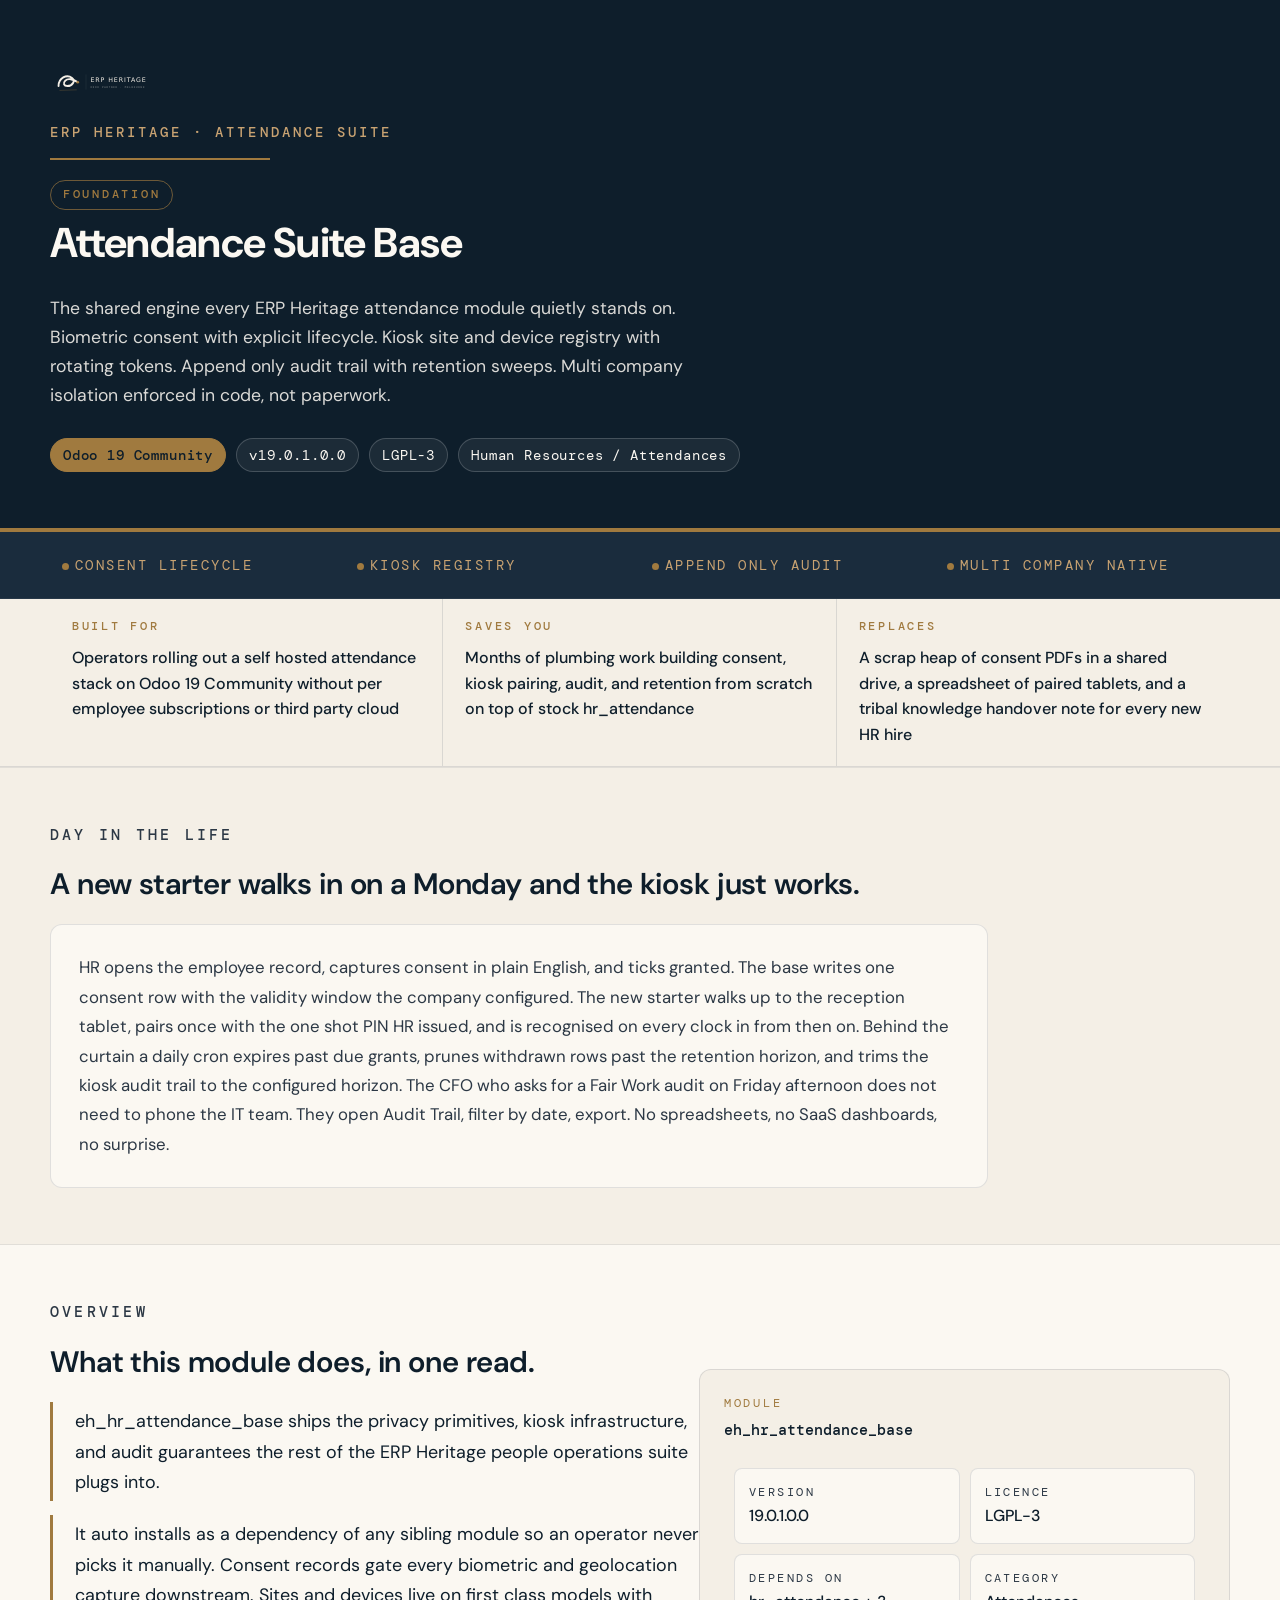
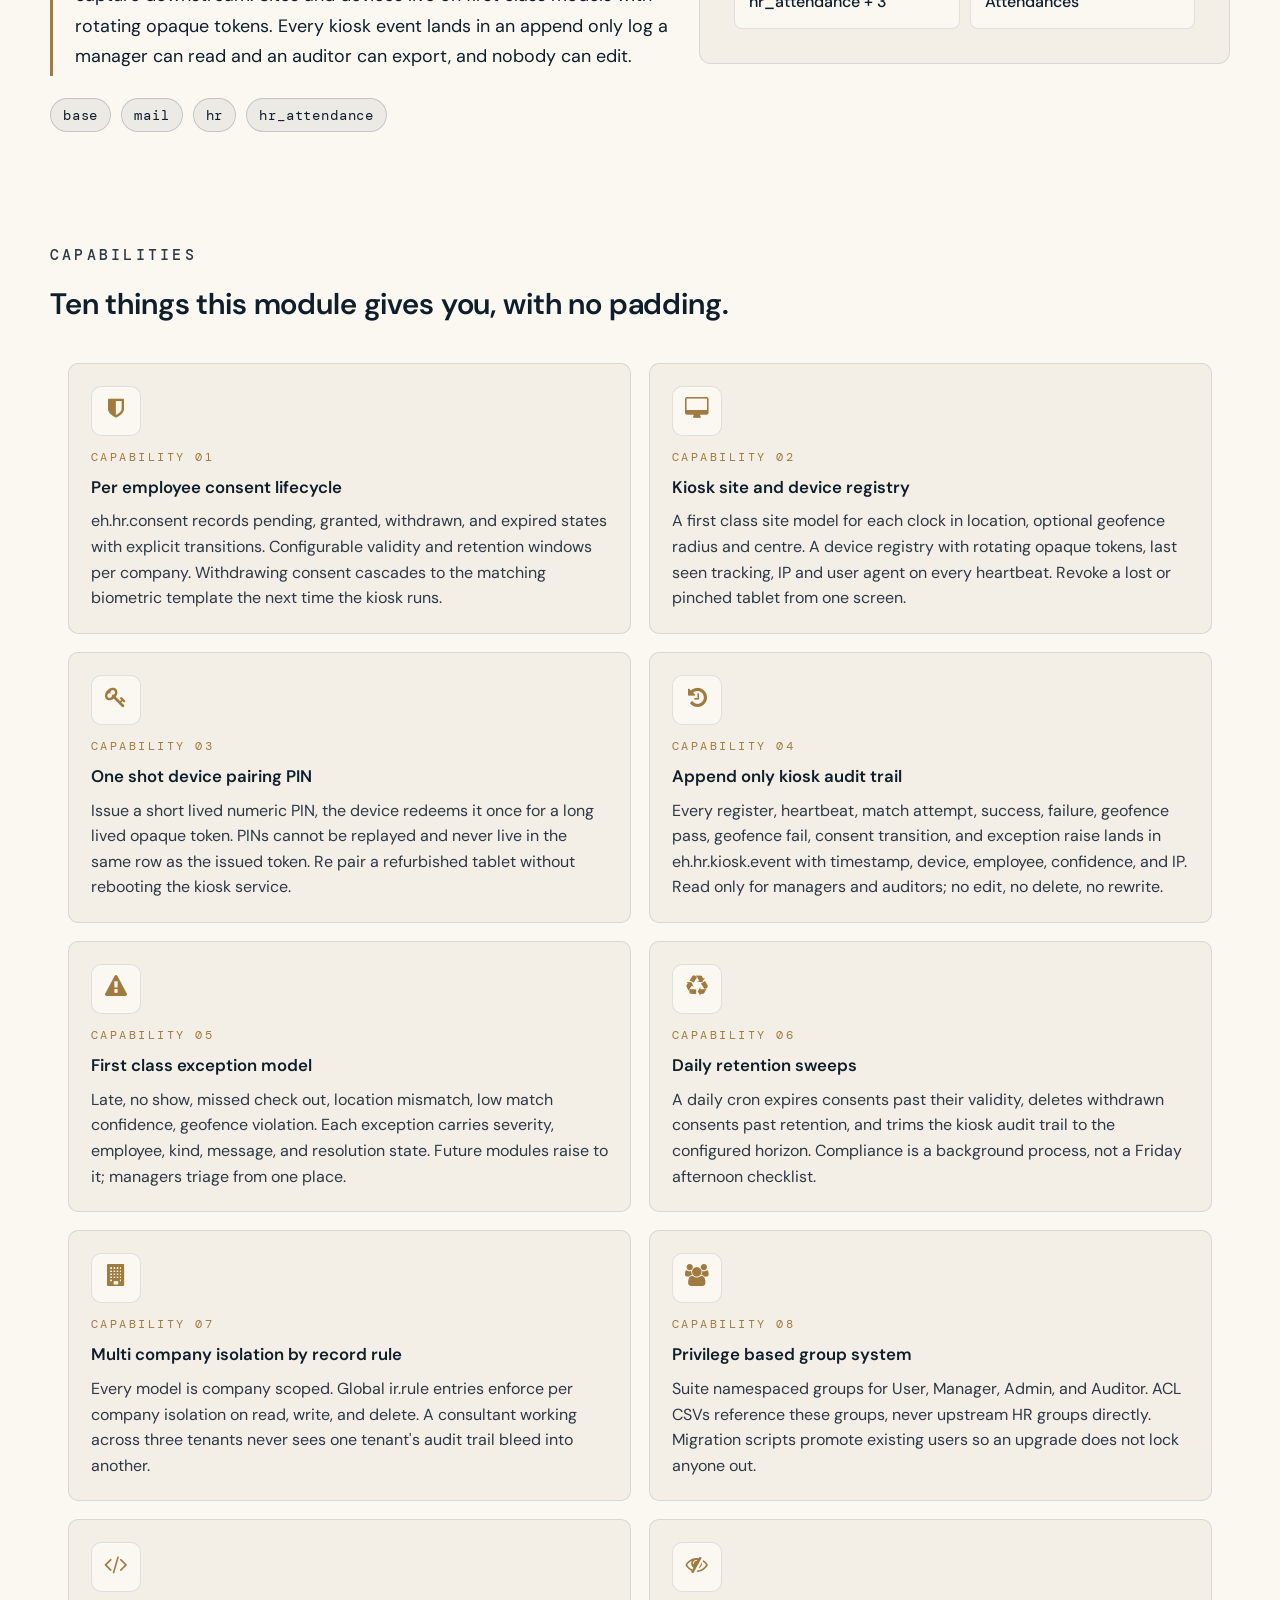
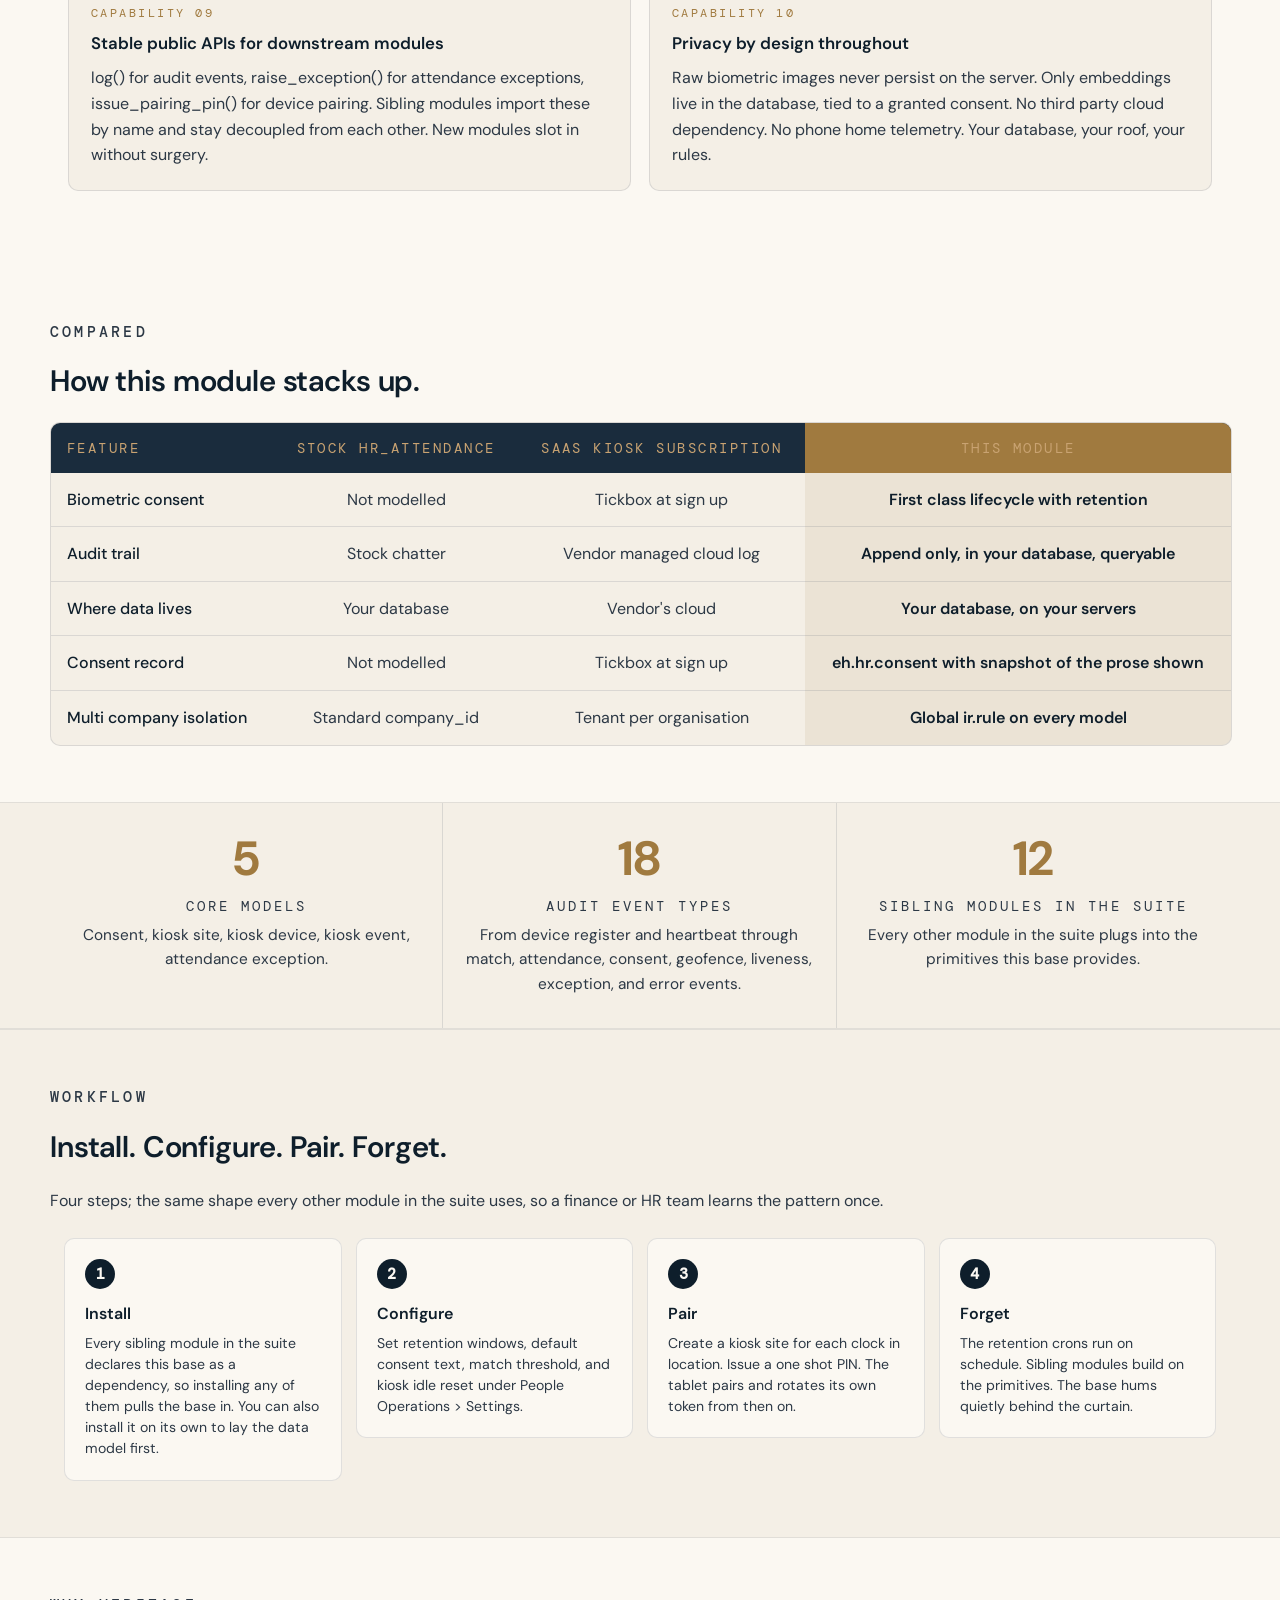
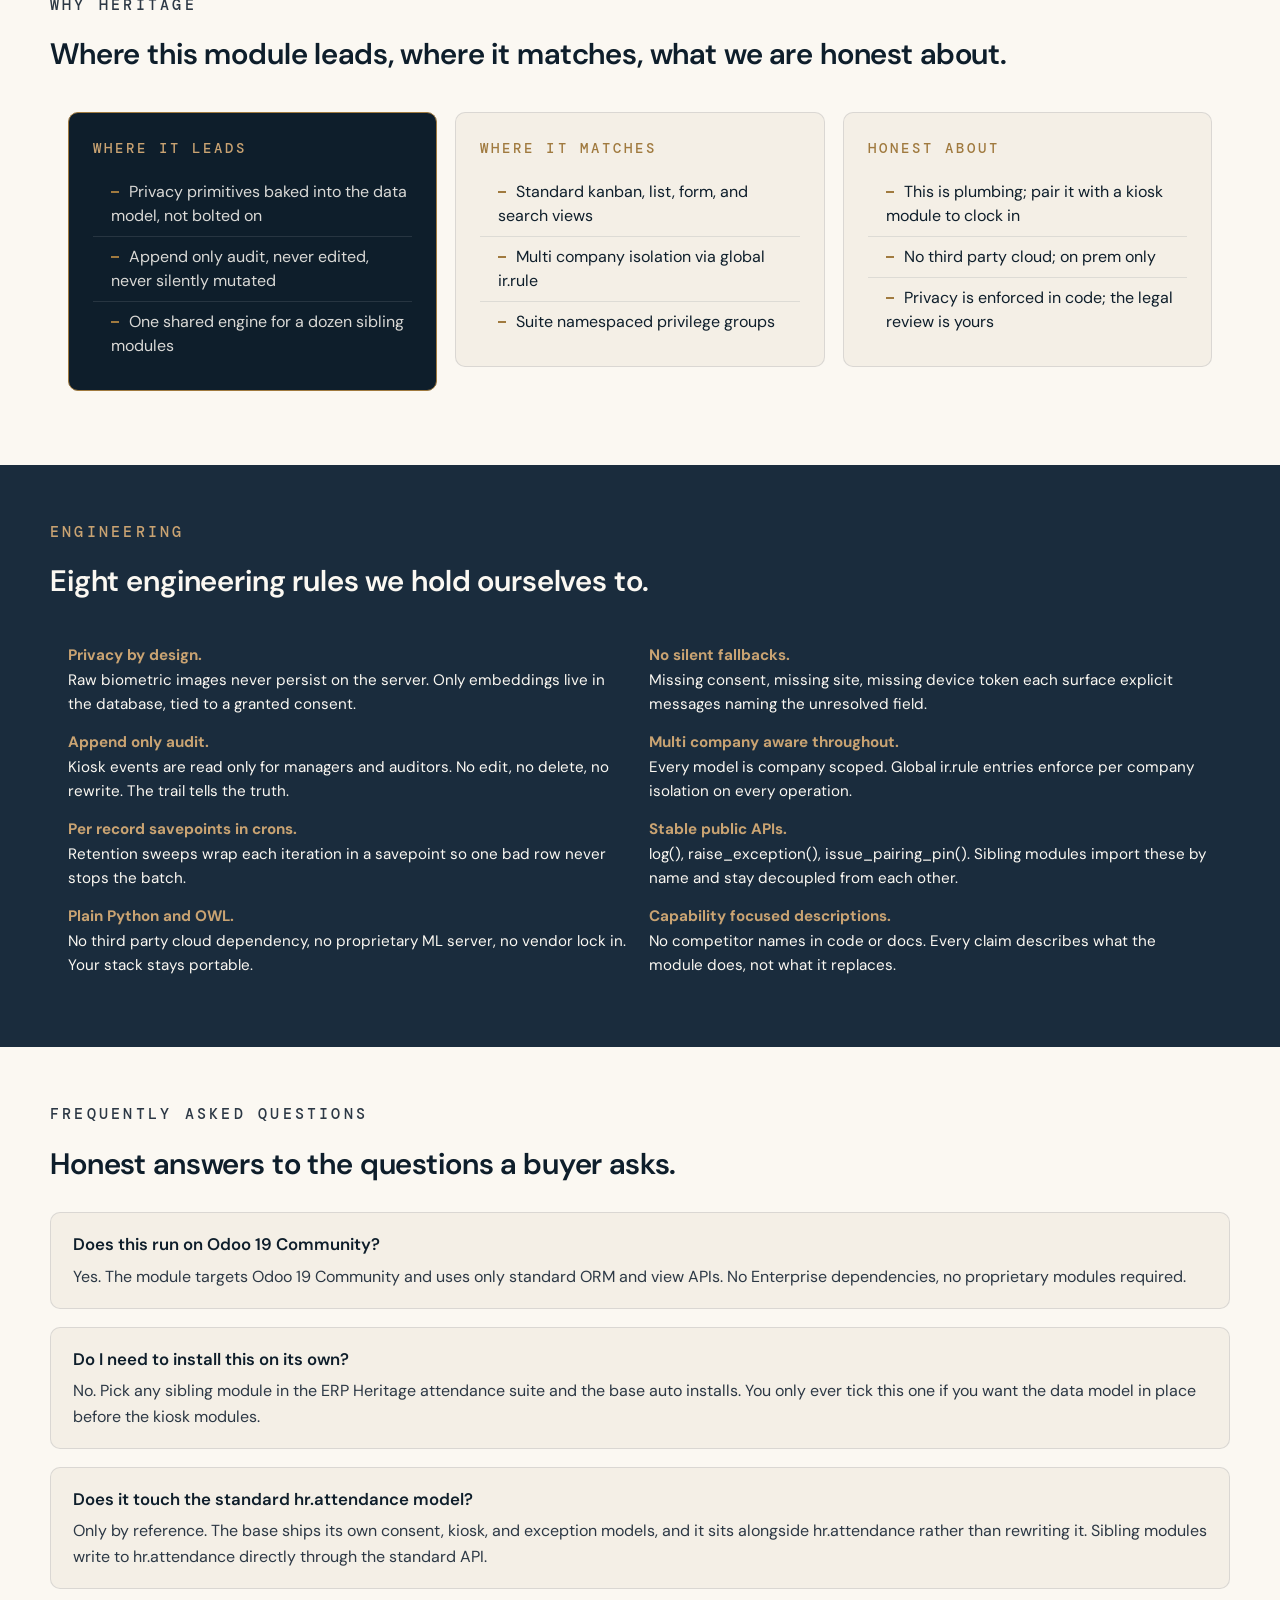
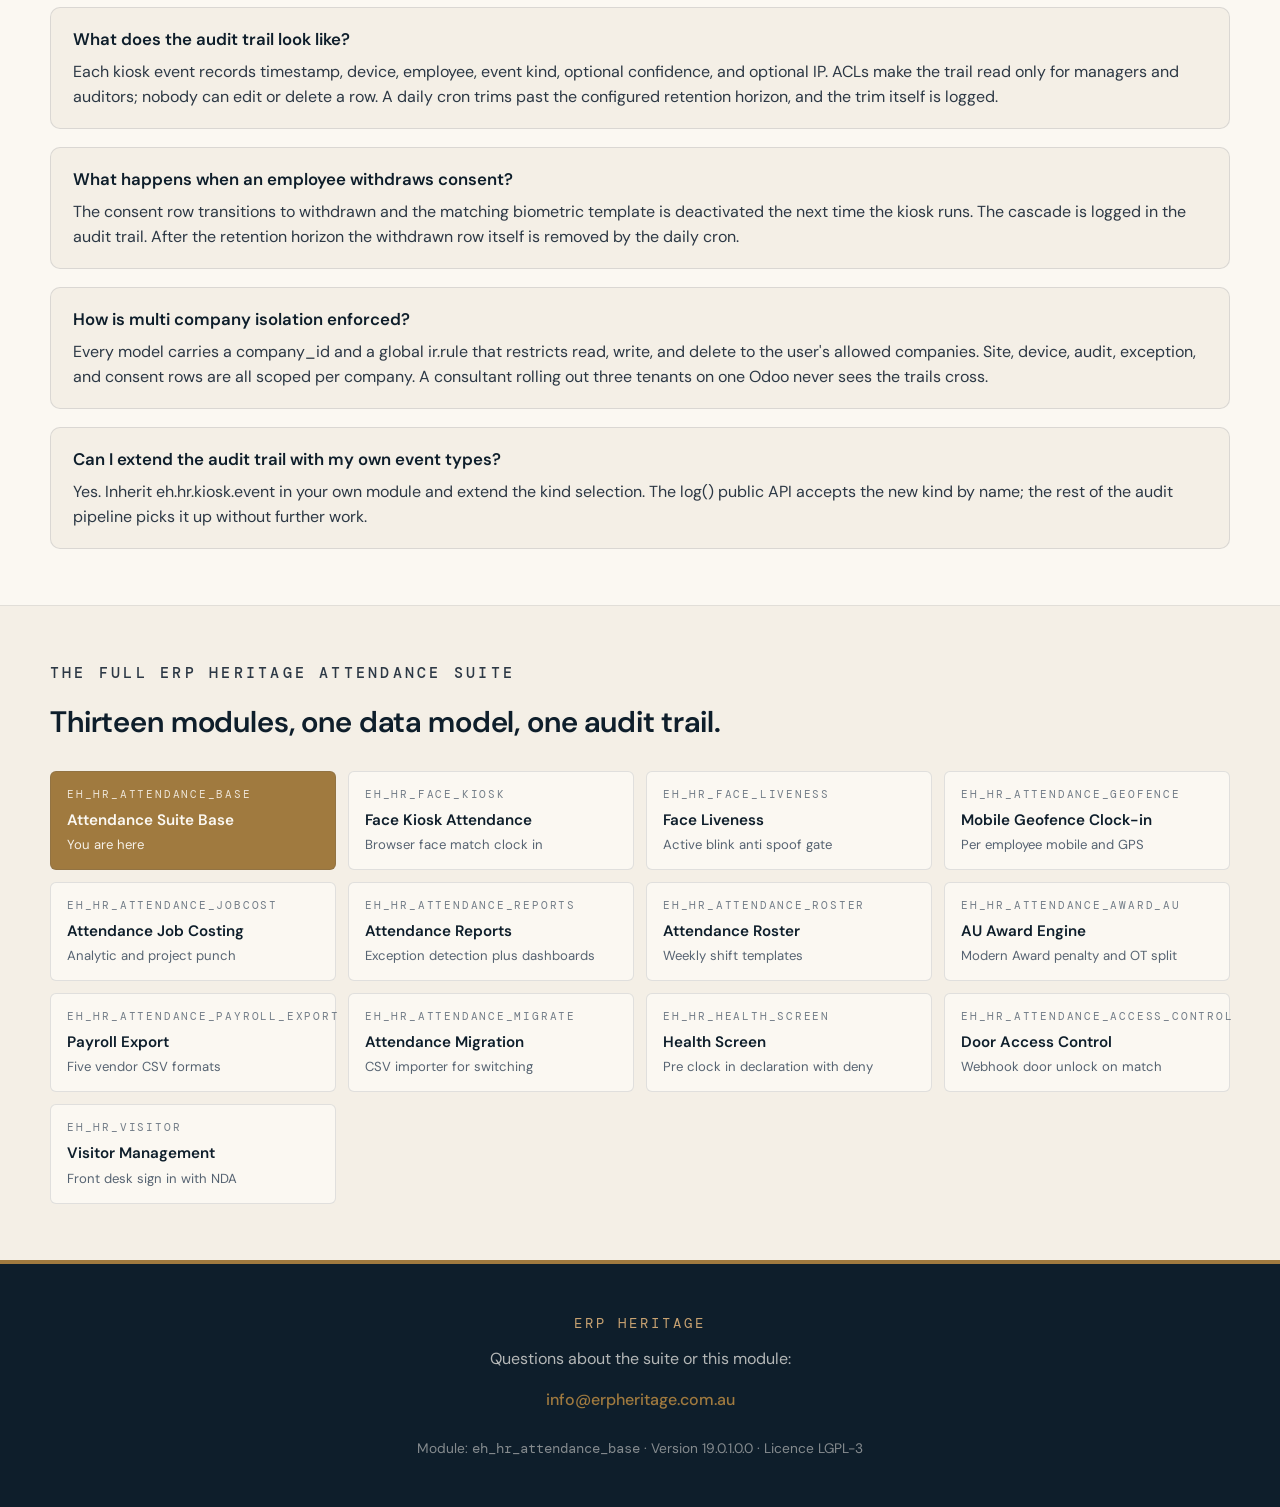
<file: eh_hr_attendance_geofence-19.0.1.0.0/eh_hr_attendance_base/static/description/index.html>
<!DOCTYPE html>
<html lang="en">
<head>
<meta charset="UTF-8">
<title>Attendance Suite Base | ERP Heritage</title>
<meta name="viewport" content="width=device-width, initial-scale=1">
<meta name="description" content="Shared engine for the ERP Heritage people operations suite. Biometric consent lifecycle, kiosk site and device registry, attendance exception log, append only kiosk audit trail with retention sweeps. Auto installs with any ERP Heritage attendance module.">
<link rel="preconnect" href="https://fonts.googleapis.com">
<link rel="preconnect" href="https://fonts.gstatic.com" crossorigin>
<link href="https://fonts.googleapis.com/css2?family=DM+Sans:wght@400;500;600;700&family=DM+Mono:wght@400;500&display=swap" rel="stylesheet">
<link rel="stylesheet" href="https://cdnjs.cloudflare.com/ajax/libs/font-awesome/4.7.0/css/font-awesome.min.css">
</head>
<body style="margin:0;padding:0;background-color:#FBF8F2;color:#0E1E2B;font-family:'DM Sans',-apple-system,BlinkMacSystemFont,'Segoe UI',Roboto,system-ui,sans-serif;font-size:16px;line-height:1.6;font-weight:400;">

<header style="background-color:#0E1E2B;color:#FBF8F2;padding:64px 24px 56px 24px;border-bottom:4px solid #A07A3F;">
  <div style="max-width:1180px;margin:0 auto;display:table;width:100%;">
    <div style="display:table-cell;vertical-align:middle;width:60%;">
      <img src="eh_logo.svg" alt="ERP Heritage" style="display:block;height:36px;width:auto;margin-bottom:18px;">
      <div style="margin-bottom:14px;">
        <span style="vertical-align:middle;font-size:0.86rem;font-weight:500;letter-spacing:0.22em;text-transform:uppercase;color:#C9A372;font-family:'DM Mono',ui-monospace,monospace;">ERP Heritage &middot; Attendance Suite</span>
      </div>
      <div style="width:220px;height:2px;background-color:#A07A3F;margin:14px 0 16px 0;"></div>
      <span style="display:inline-block;font-family:'DM Mono',ui-monospace,monospace;font-size:0.78rem;font-weight:500;letter-spacing:0.22em;text-transform:uppercase;color:#A07A3F;padding:4px 12px;border:1px solid rgba(160,122,63,0.65);border-radius:999px;margin:4px 6px 0 0;">Foundation</span>
      <h1 style="font-size:2.6rem;margin:0 0 12px 0;font-weight:700;letter-spacing:-0.01em;color:#FBF8F2;">Attendance Suite Base</h1>
      <p style="margin:18px 0 0 0;font-size:1.1rem;line-height:1.65;max-width:640px;color:rgba(251,248,242,0.86);font-weight:400;">The shared engine every ERP Heritage attendance module quietly stands on. Biometric consent with explicit lifecycle. Kiosk site and device registry with rotating tokens. Append only audit trail with retention sweeps. Multi company isolation enforced in code, not paperwork.</p>
      <div style="margin-top:24px;">
        <span style="display:inline-block;background-color:#A07A3F;border:1px solid #A07A3F;color:#0E1E2B;padding:5px 12px;border-radius:999px;font-size:0.86rem;letter-spacing:0.06em;font-family:'DM Mono',ui-monospace,monospace;margin:4px 6px 0 0;font-weight:500;">Odoo 19 Community</span>
        <span style="display:inline-block;background-color:rgba(255,255,255,0.06);border:1px solid rgba(255,255,255,0.18);color:#FBF8F2;padding:5px 12px;border-radius:999px;font-size:0.86rem;letter-spacing:0.06em;font-family:'DM Mono',ui-monospace,monospace;margin:4px 6px 0 0;">v19.0.1.0.0</span>
        <span style="display:inline-block;background-color:rgba(255,255,255,0.06);border:1px solid rgba(255,255,255,0.18);color:#FBF8F2;padding:5px 12px;border-radius:999px;font-size:0.86rem;letter-spacing:0.06em;font-family:'DM Mono',ui-monospace,monospace;margin:4px 6px 0 0;">LGPL-3</span>
        <span style="display:inline-block;background-color:rgba(255,255,255,0.06);border:1px solid rgba(255,255,255,0.18);color:#FBF8F2;padding:5px 12px;border-radius:999px;font-size:0.86rem;letter-spacing:0.06em;font-family:'DM Mono',ui-monospace,monospace;margin:4px 6px 0 0;">Human Resources / Attendances</span>
      </div>
    </div>
  </div>
</header>

<section style="background-color:#1A2C3D;color:#FBF8F2;padding:22px 0;border-bottom:1px solid rgba(255,255,255,0.06);" aria-label="Highlights">
  <div style="max-width:1180px;margin:0 auto;padding:0 24px;display:table;width:100%;table-layout:fixed;">
    <div style="display:table-cell;font-family:'DM Mono',ui-monospace,monospace;font-size:0.86rem;letter-spacing:0.18em;text-transform:uppercase;color:#C9A372;padding:0 12px;vertical-align:middle;"><span style="display:inline-block;width:7px;height:7px;background-color:#A07A3F;border-radius:50%;margin-right:6px;vertical-align:middle;"></span>Consent lifecycle</div>
    <div style="display:table-cell;font-family:'DM Mono',ui-monospace,monospace;font-size:0.86rem;letter-spacing:0.18em;text-transform:uppercase;color:#C9A372;padding:0 12px;vertical-align:middle;"><span style="display:inline-block;width:7px;height:7px;background-color:#A07A3F;border-radius:50%;margin-right:6px;vertical-align:middle;"></span>Kiosk registry</div>
    <div style="display:table-cell;font-family:'DM Mono',ui-monospace,monospace;font-size:0.86rem;letter-spacing:0.18em;text-transform:uppercase;color:#C9A372;padding:0 12px;vertical-align:middle;"><span style="display:inline-block;width:7px;height:7px;background-color:#A07A3F;border-radius:50%;margin-right:6px;vertical-align:middle;"></span>Append only audit</div>
    <div style="display:table-cell;font-family:'DM Mono',ui-monospace,monospace;font-size:0.86rem;letter-spacing:0.18em;text-transform:uppercase;color:#C9A372;padding:0 12px;vertical-align:middle;"><span style="display:inline-block;width:7px;height:7px;background-color:#A07A3F;border-radius:50%;margin-right:6px;vertical-align:middle;"></span>Multi company native</div>
  </div>
</section>

<section style="background-color:#F4EFE6;border-bottom:1px solid rgba(58,74,92,0.14);" aria-label="Marketing summary">
  <div style="max-width:1180px;margin:0 auto;display:table;width:100%;">
    <div style="display:table-cell;width:33.33%;padding:18px 22px;vertical-align:top;border-right:1px solid rgba(58,74,92,0.14);">
      <div style="font-family:'DM Mono',ui-monospace,monospace;font-size:0.78rem;letter-spacing:0.22em;text-transform:uppercase;color:#A07A3F;margin-bottom:8px;font-weight:500;">BUILT FOR</div>
      <div style="font-size:1.0rem;color:#0E1E2B;line-height:1.6;font-weight:500;">Operators rolling out a self hosted attendance stack on Odoo 19 Community without per employee subscriptions or third party cloud</div>
    </div>
    <div style="display:table-cell;width:33.33%;padding:18px 22px;vertical-align:top;border-right:1px solid rgba(58,74,92,0.14);">
      <div style="font-family:'DM Mono',ui-monospace,monospace;font-size:0.78rem;letter-spacing:0.22em;text-transform:uppercase;color:#A07A3F;margin-bottom:8px;font-weight:500;">SAVES YOU</div>
      <div style="font-size:1.0rem;color:#0E1E2B;line-height:1.6;font-weight:500;">Months of plumbing work building consent, kiosk pairing, audit, and retention from scratch on top of stock hr_attendance</div>
    </div>
    <div style="display:table-cell;width:33.33%;padding:18px 22px;vertical-align:top;">
      <div style="font-family:'DM Mono',ui-monospace,monospace;font-size:0.78rem;letter-spacing:0.22em;text-transform:uppercase;color:#A07A3F;margin-bottom:8px;font-weight:500;">REPLACES</div>
      <div style="font-size:1.0rem;color:#0E1E2B;line-height:1.6;font-weight:500;">A scrap heap of consent PDFs in a shared drive, a spreadsheet of paired tablets, and a tribal knowledge handover note for every new HR hire</div>
    </div>
  </div>
</section>

<section style="padding:56px 0;background-color:#F4EFE6;border-top:1px solid rgba(58,74,92,0.10);border-bottom:1px solid rgba(58,74,92,0.10);">
  <div style="max-width:1180px;margin:0 auto;padding:0 24px;">
    <h2 style="font-size:0.92rem;text-transform:uppercase;letter-spacing:0.22em;color:#2C3845;margin:0 0 14px 0;font-weight:500;font-family:'DM Mono',ui-monospace,monospace;">Day in the life</h2>
    <h3 style="font-size:1.85rem;margin:0 0 16px 0;font-weight:600;letter-spacing:-0.005em;color:#0E1E2B;">A new starter walks in on a Monday and the kiosk just works.</h3>
    <div style="background-color:#FBF8F2;border:1px solid rgba(58,74,92,0.14);border-radius:12px;padding:28px;max-width:880px;">
      <p style="font-size:1.05rem;line-height:1.75;color:#2C3845;margin:0;">HR opens the employee record, captures consent in plain English, and ticks granted. The base writes one consent row with the validity window the company configured. The new starter walks up to the reception tablet, pairs once with the one shot PIN HR issued, and is recognised on every clock in from then on. Behind the curtain a daily cron expires past due grants, prunes withdrawn rows past the retention horizon, and trims the kiosk audit trail to the configured horizon. The CFO who asks for a Fair Work audit on Friday afternoon does not need to phone the IT team. They open Audit Trail, filter by date, export. No spreadsheets, no SaaS dashboards, no surprise.</p>
    </div>
  </div>
</section>

<section style="padding:56px 0;background-color:#FBF8F2;">
  <div style="max-width:1180px;margin:0 auto;padding:0 24px;">
    <div style="display:table;width:100%;table-layout:fixed;">
      <div style="display:table-cell;width:55%;vertical-align:middle;">
        <h2 style="font-size:0.92rem;text-transform:uppercase;letter-spacing:0.22em;color:#2C3845;margin:0 0 14px 0;font-weight:500;font-family:'DM Mono',ui-monospace,monospace;">Overview</h2>
        <h3 style="font-size:1.85rem;margin:0 0 16px 0;font-weight:600;letter-spacing:-0.005em;color:#0E1E2B;">What this module does, in one read.</h3>
        <p style="font-size:1.12rem;line-height:1.7;color:#0E1E2B;border-left-width:3px;border-left-style:solid;border-left-color:#A07A3F;padding:4px 0 4px 22px;margin:0 0 14px 0;">eh_hr_attendance_base ships the privacy primitives, kiosk infrastructure, and audit guarantees the rest of the ERP Heritage people operations suite plugs into.</p>
        <p style="font-size:1.12rem;line-height:1.7;color:#0E1E2B;border-left-width:3px;border-left-style:solid;border-left-color:#A07A3F;padding:4px 0 4px 22px;margin:0 0 14px 0;">It auto installs as a dependency of any sibling module so an operator never picks it manually. Consent records gate every biometric and geolocation capture downstream. Sites and devices live on first class models with rotating opaque tokens. Every kiosk event lands in an append only log a manager can read and an auditor can export, and nobody can edit.</p>
        <div style="margin-top:18px;">
          <span style="display:inline-block;background-color:rgba(14,30,43,0.06);border:1px solid rgba(14,30,43,0.18);color:#0E1E2B;padding:5px 12px;border-radius:999px;font-size:0.86rem;letter-spacing:0.06em;font-family:'DM Mono',ui-monospace,monospace;margin:4px 6px 0 0;">base</span>
          <span style="display:inline-block;background-color:rgba(14,30,43,0.06);border:1px solid rgba(14,30,43,0.18);color:#0E1E2B;padding:5px 12px;border-radius:999px;font-size:0.86rem;letter-spacing:0.06em;font-family:'DM Mono',ui-monospace,monospace;margin:4px 6px 0 0;">mail</span>
          <span style="display:inline-block;background-color:rgba(14,30,43,0.06);border:1px solid rgba(14,30,43,0.18);color:#0E1E2B;padding:5px 12px;border-radius:999px;font-size:0.86rem;letter-spacing:0.06em;font-family:'DM Mono',ui-monospace,monospace;margin:4px 6px 0 0;">hr</span>
          <span style="display:inline-block;background-color:rgba(14,30,43,0.06);border:1px solid rgba(14,30,43,0.18);color:#0E1E2B;padding:5px 12px;border-radius:999px;font-size:0.86rem;letter-spacing:0.06em;font-family:'DM Mono',ui-monospace,monospace;margin:4px 6px 0 0;">hr_attendance</span>
        </div>
      </div>
      <div style="display:table-cell;width:45%;vertical-align:middle;">
        <div style="background-color:#F4EFE6;border-radius:12px;padding:24px;border:1px solid rgba(58,74,92,0.14);">
          <div style="margin-bottom:16px;">
            <div style="display:inline-block;vertical-align:middle;">
              <div style="font-family:'DM Mono',ui-monospace,monospace;font-size:0.78rem;letter-spacing:0.22em;text-transform:uppercase;color:#A07A3F;">Module</div>
              <div style="font-family:'DM Mono',ui-monospace,monospace;font-size:0.95rem;color:#0E1E2B;font-weight:500;margin-top:4px;">eh_hr_attendance_base</div>
            </div>
          </div>
          <div style="display:table;width:100%;border-collapse:separate;border-spacing:10px;">
            <div style="display:table-row;">
              <div style="display:table-cell;width:50%;background-color:#FBF8F2;padding:14px;border-radius:8px;border:1px solid rgba(58,74,92,0.14);">
                <div style="font-family:'DM Mono',ui-monospace,monospace;font-size:0.78rem;letter-spacing:0.2em;color:#2C3845;">VERSION</div>
                <div style="font-weight:500;color:#0E1E2B;">19.0.1.0.0</div>
              </div>
              <div style="display:table-cell;width:50%;background-color:#FBF8F2;padding:14px;border-radius:8px;border:1px solid rgba(58,74,92,0.14);">
                <div style="font-family:'DM Mono',ui-monospace,monospace;font-size:0.78rem;letter-spacing:0.2em;color:#2C3845;">LICENCE</div>
                <div style="font-weight:500;color:#0E1E2B;">LGPL-3</div>
              </div>
            </div>
            <div style="display:table-row;">
              <div style="display:table-cell;background-color:#FBF8F2;padding:14px;border-radius:8px;border:1px solid rgba(58,74,92,0.14);">
                <div style="font-family:'DM Mono',ui-monospace,monospace;font-size:0.78rem;letter-spacing:0.2em;color:#2C3845;">DEPENDS ON</div>
                <div style="font-weight:500;color:#0E1E2B;">hr_attendance + 3</div>
              </div>
              <div style="display:table-cell;background-color:#FBF8F2;padding:14px;border-radius:8px;border:1px solid rgba(58,74,92,0.14);">
                <div style="font-family:'DM Mono',ui-monospace,monospace;font-size:0.78rem;letter-spacing:0.2em;color:#2C3845;">CATEGORY</div>
                <div style="font-weight:500;color:#0E1E2B;">Attendances</div>
              </div>
            </div>
          </div>
        </div>
      </div>
    </div>
  </div>
</section>

<section style="padding:56px 0;background-color:#FBF8F2;">
  <div style="max-width:1180px;margin:0 auto;padding:0 24px;">
    <h2 style="font-size:0.92rem;text-transform:uppercase;letter-spacing:0.22em;color:#2C3845;margin:0 0 14px 0;font-weight:500;font-family:'DM Mono',ui-monospace,monospace;">Capabilities</h2>
    <h3 style="font-size:1.85rem;margin:0 0 16px 0;font-weight:600;letter-spacing:-0.005em;color:#0E1E2B;">Ten things this module gives you, with no padding.</h3>
    <div style="display:table;width:100%;border-collapse:separate;border-spacing:18px;">

      <div style="display:table-row;">
        <div style="display:table-cell;width:50%;vertical-align:top;">
          <div style="background-color:#F4EFE6;border:1px solid rgba(58,74,92,0.14);padding:22px;border-radius:10px;">
            <div style="width:48px;height:48px;background-color:#FBF8F2;border-radius:10px;border:1px solid rgba(58,74,92,0.14);margin-bottom:12px;text-align:center;line-height:48px;"><i class="fa fa-shield" aria-hidden="true" style="color:#A07A3F;font-size:22px;line-height:1;"></i></div>
            <div style="font-family:'DM Mono',ui-monospace,monospace;font-size:0.78rem;letter-spacing:0.2em;color:#A07A3F;margin-bottom:6px;">CAPABILITY 01</div>
            <h3 style="font-size:1.05rem;font-weight:600;margin:0 0 8px 0;color:#0E1E2B;">Per employee consent lifecycle</h3>
            <p style="font-size:1.0rem;color:#2C3845;line-height:1.6;margin:0;">eh.hr.consent records pending, granted, withdrawn, and expired states with explicit transitions. Configurable validity and retention windows per company. Withdrawing consent cascades to the matching biometric template the next time the kiosk runs.</p>
          </div>
        </div>
        <div style="display:table-cell;width:50%;vertical-align:top;">
          <div style="background-color:#F4EFE6;border:1px solid rgba(58,74,92,0.14);padding:22px;border-radius:10px;">
            <div style="width:48px;height:48px;background-color:#FBF8F2;border-radius:10px;border:1px solid rgba(58,74,92,0.14);margin-bottom:12px;text-align:center;line-height:48px;"><i class="fa fa-desktop" aria-hidden="true" style="color:#A07A3F;font-size:22px;line-height:1;"></i></div>
            <div style="font-family:'DM Mono',ui-monospace,monospace;font-size:0.78rem;letter-spacing:0.2em;color:#A07A3F;margin-bottom:6px;">CAPABILITY 02</div>
            <h3 style="font-size:1.05rem;font-weight:600;margin:0 0 8px 0;color:#0E1E2B;">Kiosk site and device registry</h3>
            <p style="font-size:1.0rem;color:#2C3845;line-height:1.6;margin:0;">A first class site model for each clock in location, optional geofence radius and centre. A device registry with rotating opaque tokens, last seen tracking, IP and user agent on every heartbeat. Revoke a lost or pinched tablet from one screen.</p>
          </div>
        </div>
      </div>

      <div style="display:table-row;">
        <div style="display:table-cell;width:50%;vertical-align:top;">
          <div style="background-color:#F4EFE6;border:1px solid rgba(58,74,92,0.14);padding:22px;border-radius:10px;">
            <div style="width:48px;height:48px;background-color:#FBF8F2;border-radius:10px;border:1px solid rgba(58,74,92,0.14);margin-bottom:12px;text-align:center;line-height:48px;"><i class="fa fa-key" aria-hidden="true" style="color:#A07A3F;font-size:22px;line-height:1;"></i></div>
            <div style="font-family:'DM Mono',ui-monospace,monospace;font-size:0.78rem;letter-spacing:0.2em;color:#A07A3F;margin-bottom:6px;">CAPABILITY 03</div>
            <h3 style="font-size:1.05rem;font-weight:600;margin:0 0 8px 0;color:#0E1E2B;">One shot device pairing PIN</h3>
            <p style="font-size:1.0rem;color:#2C3845;line-height:1.6;margin:0;">Issue a short lived numeric PIN, the device redeems it once for a long lived opaque token. PINs cannot be replayed and never live in the same row as the issued token. Re pair a refurbished tablet without rebooting the kiosk service.</p>
          </div>
        </div>
        <div style="display:table-cell;width:50%;vertical-align:top;">
          <div style="background-color:#F4EFE6;border:1px solid rgba(58,74,92,0.14);padding:22px;border-radius:10px;">
            <div style="width:48px;height:48px;background-color:#FBF8F2;border-radius:10px;border:1px solid rgba(58,74,92,0.14);margin-bottom:12px;text-align:center;line-height:48px;"><i class="fa fa-history" aria-hidden="true" style="color:#A07A3F;font-size:22px;line-height:1;"></i></div>
            <div style="font-family:'DM Mono',ui-monospace,monospace;font-size:0.78rem;letter-spacing:0.2em;color:#A07A3F;margin-bottom:6px;">CAPABILITY 04</div>
            <h3 style="font-size:1.05rem;font-weight:600;margin:0 0 8px 0;color:#0E1E2B;">Append only kiosk audit trail</h3>
            <p style="font-size:1.0rem;color:#2C3845;line-height:1.6;margin:0;">Every register, heartbeat, match attempt, success, failure, geofence pass, geofence fail, consent transition, and exception raise lands in eh.hr.kiosk.event with timestamp, device, employee, confidence, and IP. Read only for managers and auditors; no edit, no delete, no rewrite.</p>
          </div>
        </div>
      </div>

      <div style="display:table-row;">
        <div style="display:table-cell;width:50%;vertical-align:top;">
          <div style="background-color:#F4EFE6;border:1px solid rgba(58,74,92,0.14);padding:22px;border-radius:10px;">
            <div style="width:48px;height:48px;background-color:#FBF8F2;border-radius:10px;border:1px solid rgba(58,74,92,0.14);margin-bottom:12px;text-align:center;line-height:48px;"><i class="fa fa-exclamation-triangle" aria-hidden="true" style="color:#A07A3F;font-size:22px;line-height:1;"></i></div>
            <div style="font-family:'DM Mono',ui-monospace,monospace;font-size:0.78rem;letter-spacing:0.2em;color:#A07A3F;margin-bottom:6px;">CAPABILITY 05</div>
            <h3 style="font-size:1.05rem;font-weight:600;margin:0 0 8px 0;color:#0E1E2B;">First class exception model</h3>
            <p style="font-size:1.0rem;color:#2C3845;line-height:1.6;margin:0;">Late, no show, missed check out, location mismatch, low match confidence, geofence violation. Each exception carries severity, employee, kind, message, and resolution state. Future modules raise to it; managers triage from one place.</p>
          </div>
        </div>
        <div style="display:table-cell;width:50%;vertical-align:top;">
          <div style="background-color:#F4EFE6;border:1px solid rgba(58,74,92,0.14);padding:22px;border-radius:10px;">
            <div style="width:48px;height:48px;background-color:#FBF8F2;border-radius:10px;border:1px solid rgba(58,74,92,0.14);margin-bottom:12px;text-align:center;line-height:48px;"><i class="fa fa-recycle" aria-hidden="true" style="color:#A07A3F;font-size:22px;line-height:1;"></i></div>
            <div style="font-family:'DM Mono',ui-monospace,monospace;font-size:0.78rem;letter-spacing:0.2em;color:#A07A3F;margin-bottom:6px;">CAPABILITY 06</div>
            <h3 style="font-size:1.05rem;font-weight:600;margin:0 0 8px 0;color:#0E1E2B;">Daily retention sweeps</h3>
            <p style="font-size:1.0rem;color:#2C3845;line-height:1.6;margin:0;">A daily cron expires consents past their validity, deletes withdrawn consents past retention, and trims the kiosk audit trail to the configured horizon. Compliance is a background process, not a Friday afternoon checklist.</p>
          </div>
        </div>
      </div>

      <div style="display:table-row;">
        <div style="display:table-cell;width:50%;vertical-align:top;">
          <div style="background-color:#F4EFE6;border:1px solid rgba(58,74,92,0.14);padding:22px;border-radius:10px;">
            <div style="width:48px;height:48px;background-color:#FBF8F2;border-radius:10px;border:1px solid rgba(58,74,92,0.14);margin-bottom:12px;text-align:center;line-height:48px;"><i class="fa fa-building" aria-hidden="true" style="color:#A07A3F;font-size:22px;line-height:1;"></i></div>
            <div style="font-family:'DM Mono',ui-monospace,monospace;font-size:0.78rem;letter-spacing:0.2em;color:#A07A3F;margin-bottom:6px;">CAPABILITY 07</div>
            <h3 style="font-size:1.05rem;font-weight:600;margin:0 0 8px 0;color:#0E1E2B;">Multi company isolation by record rule</h3>
            <p style="font-size:1.0rem;color:#2C3845;line-height:1.6;margin:0;">Every model is company scoped. Global ir.rule entries enforce per company isolation on read, write, and delete. A consultant working across three tenants never sees one tenant's audit trail bleed into another.</p>
          </div>
        </div>
        <div style="display:table-cell;width:50%;vertical-align:top;">
          <div style="background-color:#F4EFE6;border:1px solid rgba(58,74,92,0.14);padding:22px;border-radius:10px;">
            <div style="width:48px;height:48px;background-color:#FBF8F2;border-radius:10px;border:1px solid rgba(58,74,92,0.14);margin-bottom:12px;text-align:center;line-height:48px;"><i class="fa fa-users" aria-hidden="true" style="color:#A07A3F;font-size:22px;line-height:1;"></i></div>
            <div style="font-family:'DM Mono',ui-monospace,monospace;font-size:0.78rem;letter-spacing:0.2em;color:#A07A3F;margin-bottom:6px;">CAPABILITY 08</div>
            <h3 style="font-size:1.05rem;font-weight:600;margin:0 0 8px 0;color:#0E1E2B;">Privilege based group system</h3>
            <p style="font-size:1.0rem;color:#2C3845;line-height:1.6;margin:0;">Suite namespaced groups for User, Manager, Admin, and Auditor. ACL CSVs reference these groups, never upstream HR groups directly. Migration scripts promote existing users so an upgrade does not lock anyone out.</p>
          </div>
        </div>
      </div>

      <div style="display:table-row;">
        <div style="display:table-cell;width:50%;vertical-align:top;">
          <div style="background-color:#F4EFE6;border:1px solid rgba(58,74,92,0.14);padding:22px;border-radius:10px;">
            <div style="width:48px;height:48px;background-color:#FBF8F2;border-radius:10px;border:1px solid rgba(58,74,92,0.14);margin-bottom:12px;text-align:center;line-height:48px;"><i class="fa fa-code" aria-hidden="true" style="color:#A07A3F;font-size:22px;line-height:1;"></i></div>
            <div style="font-family:'DM Mono',ui-monospace,monospace;font-size:0.78rem;letter-spacing:0.2em;color:#A07A3F;margin-bottom:6px;">CAPABILITY 09</div>
            <h3 style="font-size:1.05rem;font-weight:600;margin:0 0 8px 0;color:#0E1E2B;">Stable public APIs for downstream modules</h3>
            <p style="font-size:1.0rem;color:#2C3845;line-height:1.6;margin:0;">log() for audit events, raise_exception() for attendance exceptions, issue_pairing_pin() for device pairing. Sibling modules import these by name and stay decoupled from each other. New modules slot in without surgery.</p>
          </div>
        </div>
        <div style="display:table-cell;width:50%;vertical-align:top;">
          <div style="background-color:#F4EFE6;border:1px solid rgba(58,74,92,0.14);padding:22px;border-radius:10px;">
            <div style="width:48px;height:48px;background-color:#FBF8F2;border-radius:10px;border:1px solid rgba(58,74,92,0.14);margin-bottom:12px;text-align:center;line-height:48px;"><i class="fa fa-eye-slash" aria-hidden="true" style="color:#A07A3F;font-size:22px;line-height:1;"></i></div>
            <div style="font-family:'DM Mono',ui-monospace,monospace;font-size:0.78rem;letter-spacing:0.2em;color:#A07A3F;margin-bottom:6px;">CAPABILITY 10</div>
            <h3 style="font-size:1.05rem;font-weight:600;margin:0 0 8px 0;color:#0E1E2B;">Privacy by design throughout</h3>
            <p style="font-size:1.0rem;color:#2C3845;line-height:1.6;margin:0;">Raw biometric images never persist on the server. Only embeddings live in the database, tied to a granted consent. No third party cloud dependency. No phone home telemetry. Your database, your roof, your rules.</p>
          </div>
        </div>
      </div>

    </div>
  </div>
</section>

<section style="padding:56px 0;background-color:#FBF8F2;">
  <div style="max-width:1180px;margin:0 auto;padding:0 24px;">
    <h2 style="font-size:0.92rem;text-transform:uppercase;letter-spacing:0.22em;color:#2C3845;margin:0 0 14px 0;font-weight:500;font-family:'DM Mono',ui-monospace,monospace;">Compared</h2>
    <h3 style="font-size:1.85rem;margin:0 0 16px 0;font-weight:600;letter-spacing:-0.005em;color:#0E1E2B;">How this module stacks up.</h3>
    <div style="display:table;width:100%;border-collapse:separate;background-color:#F4EFE6;border:1px solid rgba(58,74,92,0.14);border-radius:10px;overflow:hidden;">
      <div style="display:table-row;background-color:#1A2C3D;">
        <div style="display:table-cell;padding:14px 16px;color:#C9A372;font-family:'DM Mono',ui-monospace,monospace;font-size:0.86rem;letter-spacing:0.18em;text-transform:uppercase;">FEATURE</div>
        <div style="display:table-cell;padding:14px 16px;color:#C9A372;font-family:'DM Mono',ui-monospace,monospace;font-size:0.86rem;letter-spacing:0.18em;text-transform:uppercase;text-align:center;">STOCK HR_ATTENDANCE</div>
        <div style="display:table-cell;padding:14px 16px;color:#C9A372;font-family:'DM Mono',ui-monospace,monospace;font-size:0.86rem;letter-spacing:0.18em;text-transform:uppercase;text-align:center;">SAAS KIOSK SUBSCRIPTION</div>
        <div style="display:table-cell;padding:14px 16px;color:#C9A372;font-family:'DM Mono',ui-monospace,monospace;font-size:0.86rem;letter-spacing:0.18em;text-transform:uppercase;text-align:center;background-color:#A07A3F;">THIS MODULE</div>
      </div>
      <div style="display:table-row;">
        <div style="display:table-cell;padding:14px 16px;border-bottom:1px solid rgba(58,74,92,0.14);color:#0E1E2B;font-weight:500;">Biometric consent</div>
        <div style="display:table-cell;padding:14px 16px;border-bottom:1px solid rgba(58,74,92,0.14);color:#2C3845;text-align:center;">Not modelled</div>
        <div style="display:table-cell;padding:14px 16px;border-bottom:1px solid rgba(58,74,92,0.14);color:#2C3845;text-align:center;">Tickbox at sign up</div>
        <div style="display:table-cell;padding:14px 16px;border-bottom:1px solid rgba(58,74,92,0.14);color:#0E1E2B;text-align:center;background-color:rgba(160,122,63,0.10);font-weight:600;">First class lifecycle with retention</div>
      </div>
      <div style="display:table-row;">
        <div style="display:table-cell;padding:14px 16px;border-bottom:1px solid rgba(58,74,92,0.14);color:#0E1E2B;font-weight:500;">Audit trail</div>
        <div style="display:table-cell;padding:14px 16px;border-bottom:1px solid rgba(58,74,92,0.14);color:#2C3845;text-align:center;">Stock chatter</div>
        <div style="display:table-cell;padding:14px 16px;border-bottom:1px solid rgba(58,74,92,0.14);color:#2C3845;text-align:center;">Vendor managed cloud log</div>
        <div style="display:table-cell;padding:14px 16px;border-bottom:1px solid rgba(58,74,92,0.14);color:#0E1E2B;text-align:center;background-color:rgba(160,122,63,0.10);font-weight:600;">Append only, in your database, queryable</div>
      </div>
      <div style="display:table-row;">
        <div style="display:table-cell;padding:14px 16px;border-bottom:1px solid rgba(58,74,92,0.14);color:#0E1E2B;font-weight:500;">Where data lives</div>
        <div style="display:table-cell;padding:14px 16px;border-bottom:1px solid rgba(58,74,92,0.14);color:#2C3845;text-align:center;">Your database</div>
        <div style="display:table-cell;padding:14px 16px;border-bottom:1px solid rgba(58,74,92,0.14);color:#2C3845;text-align:center;">Vendor's cloud</div>
        <div style="display:table-cell;padding:14px 16px;border-bottom:1px solid rgba(58,74,92,0.14);color:#0E1E2B;text-align:center;background-color:rgba(160,122,63,0.10);font-weight:600;">Your database, on your servers</div>
      </div>
      <div style="display:table-row;">
        <div style="display:table-cell;padding:14px 16px;border-bottom:1px solid rgba(58,74,92,0.14);color:#0E1E2B;font-weight:500;">Consent record</div>
        <div style="display:table-cell;padding:14px 16px;border-bottom:1px solid rgba(58,74,92,0.14);color:#2C3845;text-align:center;">Not modelled</div>
        <div style="display:table-cell;padding:14px 16px;border-bottom:1px solid rgba(58,74,92,0.14);color:#2C3845;text-align:center;">Tickbox at sign up</div>
        <div style="display:table-cell;padding:14px 16px;border-bottom:1px solid rgba(58,74,92,0.14);color:#0E1E2B;text-align:center;background-color:rgba(160,122,63,0.10);font-weight:600;">eh.hr.consent with snapshot of the prose shown</div>
      </div>
      <div style="display:table-row;">
        <div style="display:table-cell;padding:14px 16px;color:#0E1E2B;font-weight:500;">Multi company isolation</div>
        <div style="display:table-cell;padding:14px 16px;color:#2C3845;text-align:center;">Standard company_id</div>
        <div style="display:table-cell;padding:14px 16px;color:#2C3845;text-align:center;">Tenant per organisation</div>
        <div style="display:table-cell;padding:14px 16px;color:#0E1E2B;text-align:center;background-color:rgba(160,122,63,0.10);font-weight:600;">Global ir.rule on every model</div>
      </div>
    </div>
  </div>
</section>

<section style="padding:0;background-color:#F4EFE6;border-top:1px solid rgba(58,74,92,0.10);border-bottom:1px solid rgba(58,74,92,0.10);">
  <div style="max-width:1180px;margin:0 auto;display:table;width:100%;">
    <div style="display:table-cell;width:33.33%;padding:32px 22px;vertical-align:top;text-align:center;border-right:1px solid rgba(58,74,92,0.14);">
      <div style="font-size:3rem;font-weight:700;color:#A07A3F;line-height:1;">5</div>
      <div style="font-family:'DM Mono',ui-monospace,monospace;font-size:0.86rem;letter-spacing:0.22em;text-transform:uppercase;color:#2C3845;margin:12px 0 6px 0;">Core models</div>
      <div style="font-size:0.96rem;color:#2C3845;line-height:1.6;">Consent, kiosk site, kiosk device, kiosk event, attendance exception.</div>
    </div>
    <div style="display:table-cell;width:33.33%;padding:32px 22px;vertical-align:top;text-align:center;border-right:1px solid rgba(58,74,92,0.14);">
      <div style="font-size:3rem;font-weight:700;color:#A07A3F;line-height:1;">18</div>
      <div style="font-family:'DM Mono',ui-monospace,monospace;font-size:0.86rem;letter-spacing:0.22em;text-transform:uppercase;color:#2C3845;margin:12px 0 6px 0;">Audit event types</div>
      <div style="font-size:0.96rem;color:#2C3845;line-height:1.6;">From device register and heartbeat through match, attendance, consent, geofence, liveness, exception, and error events.</div>
    </div>
    <div style="display:table-cell;width:33.33%;padding:32px 22px;vertical-align:top;text-align:center;">
      <div style="font-size:3rem;font-weight:700;color:#A07A3F;line-height:1;">12</div>
      <div style="font-family:'DM Mono',ui-monospace,monospace;font-size:0.86rem;letter-spacing:0.22em;text-transform:uppercase;color:#2C3845;margin:12px 0 6px 0;">Sibling modules in the suite</div>
      <div style="font-size:0.96rem;color:#2C3845;line-height:1.6;">Every other module in the suite plugs into the primitives this base provides.</div>
    </div>
  </div>
</section>

<section style="padding:56px 0;background-color:#F4EFE6;border-top:1px solid rgba(58,74,92,0.10);border-bottom:1px solid rgba(58,74,92,0.10);">
  <div style="max-width:1180px;margin:0 auto;padding:0 24px;">
    <h2 style="font-size:0.92rem;text-transform:uppercase;letter-spacing:0.22em;color:#2C3845;margin:0 0 14px 0;font-weight:500;font-family:'DM Mono',ui-monospace,monospace;">Workflow</h2>
    <h3 style="font-size:1.85rem;margin:0 0 16px 0;font-weight:600;letter-spacing:-0.005em;color:#0E1E2B;">Install. Configure. Pair. Forget.</h3>
    <p style="font-size:1rem;max-width:880px;color:#2C3845;line-height:1.7;">Four steps; the same shape every other module in the suite uses, so a finance or HR team learns the pattern once.</p>
    <div style="margin-top:24px;">
      <div style="display:table;width:100%;border-collapse:separate;border-spacing:14px 0;">
        <div style="display:table-row;">
          <div style="display:table-cell;width:25%;vertical-align:top;">
            <div style="background-color:#FBF8F2;padding:20px;border-radius:10px;border:1px solid rgba(58,74,92,0.14);height:100%;box-sizing:border-box;">
              <div style="font-family:'DM Mono',ui-monospace,monospace;background-color:#0E1E2B;color:#FBF8F2;width:30px;height:30px;border-radius:50%;display:inline-block;text-align:center;line-height:30px;font-size:0.92rem;font-weight:600;margin-bottom:12px;">1</div>
              <h4 style="font-size:1rem;font-weight:600;margin:0 0 6px 0;">Install</h4>
              <p style="font-size:0.88rem;color:#2C3845;margin:0;line-height:1.5;">Every sibling module in the suite declares this base as a dependency, so installing any of them pulls the base in. You can also install it on its own to lay the data model first.</p>
            </div>
          </div>
          <div style="display:table-cell;width:25%;vertical-align:top;">
            <div style="background-color:#FBF8F2;padding:20px;border-radius:10px;border:1px solid rgba(58,74,92,0.14);height:100%;box-sizing:border-box;">
              <div style="font-family:'DM Mono',ui-monospace,monospace;background-color:#0E1E2B;color:#FBF8F2;width:30px;height:30px;border-radius:50%;display:inline-block;text-align:center;line-height:30px;font-size:0.92rem;font-weight:600;margin-bottom:12px;">2</div>
              <h4 style="font-size:1rem;font-weight:600;margin:0 0 6px 0;">Configure</h4>
              <p style="font-size:0.88rem;color:#2C3845;margin:0;line-height:1.5;">Set retention windows, default consent text, match threshold, and kiosk idle reset under People Operations &gt; Settings.</p>
            </div>
          </div>
          <div style="display:table-cell;width:25%;vertical-align:top;">
            <div style="background-color:#FBF8F2;padding:20px;border-radius:10px;border:1px solid rgba(58,74,92,0.14);height:100%;box-sizing:border-box;">
              <div style="font-family:'DM Mono',ui-monospace,monospace;background-color:#0E1E2B;color:#FBF8F2;width:30px;height:30px;border-radius:50%;display:inline-block;text-align:center;line-height:30px;font-size:0.92rem;font-weight:600;margin-bottom:12px;">3</div>
              <h4 style="font-size:1rem;font-weight:600;margin:0 0 6px 0;">Pair</h4>
              <p style="font-size:0.88rem;color:#2C3845;margin:0;line-height:1.5;">Create a kiosk site for each clock in location. Issue a one shot PIN. The tablet pairs and rotates its own token from then on.</p>
            </div>
          </div>
          <div style="display:table-cell;width:25%;vertical-align:top;">
            <div style="background-color:#FBF8F2;padding:20px;border-radius:10px;border:1px solid rgba(58,74,92,0.14);height:100%;box-sizing:border-box;">
              <div style="font-family:'DM Mono',ui-monospace,monospace;background-color:#0E1E2B;color:#FBF8F2;width:30px;height:30px;border-radius:50%;display:inline-block;text-align:center;line-height:30px;font-size:0.92rem;font-weight:600;margin-bottom:12px;">4</div>
              <h4 style="font-size:1rem;font-weight:600;margin:0 0 6px 0;">Forget</h4>
              <p style="font-size:0.88rem;color:#2C3845;margin:0;line-height:1.5;">The retention crons run on schedule. Sibling modules build on the primitives. The base hums quietly behind the curtain.</p>
            </div>
          </div>
        </div>
      </div>
    </div>
  </div>
</section>

<section style="padding:56px 0;background-color:#FBF8F2;">
  <div style="max-width:1180px;margin:0 auto;padding:0 24px;">
    <h2 style="font-size:0.92rem;text-transform:uppercase;letter-spacing:0.22em;color:#2C3845;margin:0 0 14px 0;font-weight:500;font-family:'DM Mono',ui-monospace,monospace;">Why Heritage</h2>
    <h3 style="font-size:1.85rem;margin:0 0 16px 0;font-weight:600;letter-spacing:-0.005em;color:#0E1E2B;">Where this module leads, where it matches, what we are honest about.</h3>
    <div style="display:table;width:100%;border-collapse:separate;border-spacing:18px;">
      <div style="display:table-row;">
        <div style="display:table-cell;width:33%;vertical-align:top;">
          <div style="background-color:#0E1E2B;color:#FBF8F2;border-radius:10px;padding:24px;border:1px solid #A07A3F;">
            <div style="font-family:'DM Mono',ui-monospace,monospace;font-size:0.86rem;letter-spacing:0.22em;text-transform:uppercase;color:#C9A372;margin:0 0 12px 0;font-weight:500;">Where it leads</div>
            <ul style="list-style:none;margin:0;padding:0;">
              <li style="padding:8px 0 8px 18px;font-size:1.0rem;line-height:1.5;border-bottom:1px solid rgba(255,255,255,0.10);color:rgba(251,248,242,0.86);"><span style="display:inline-block;width:8px;height:2px;background-color:#A07A3F;vertical-align:middle;margin-right:10px;"></span>Privacy primitives baked into the data model, not bolted on</li>
              <li style="padding:8px 0 8px 18px;font-size:1.0rem;line-height:1.5;border-bottom:1px solid rgba(255,255,255,0.10);color:rgba(251,248,242,0.86);"><span style="display:inline-block;width:8px;height:2px;background-color:#A07A3F;vertical-align:middle;margin-right:10px;"></span>Append only audit, never edited, never silently mutated</li>
              <li style="padding:8px 0 8px 18px;font-size:1.0rem;line-height:1.5;color:rgba(251,248,242,0.86);"><span style="display:inline-block;width:8px;height:2px;background-color:#A07A3F;vertical-align:middle;margin-right:10px;"></span>One shared engine for a dozen sibling modules</li>
            </ul>
          </div>
        </div>
        <div style="display:table-cell;width:33%;vertical-align:top;">
          <div style="background-color:#F4EFE6;border-radius:10px;padding:24px;border:1px solid rgba(58,74,92,0.14);">
            <div style="font-family:'DM Mono',ui-monospace,monospace;font-size:0.86rem;letter-spacing:0.22em;text-transform:uppercase;color:#A07A3F;margin:0 0 12px 0;font-weight:500;">Where it matches</div>
            <ul style="list-style:none;margin:0;padding:0;">
              <li style="padding:8px 0 8px 18px;font-size:1.0rem;line-height:1.5;border-bottom:1px solid rgba(58,74,92,0.12);color:#0E1E2B;"><span style="display:inline-block;width:8px;height:2px;background-color:#A07A3F;vertical-align:middle;margin-right:10px;"></span>Standard kanban, list, form, and search views</li>
              <li style="padding:8px 0 8px 18px;font-size:1.0rem;line-height:1.5;border-bottom:1px solid rgba(58,74,92,0.12);color:#0E1E2B;"><span style="display:inline-block;width:8px;height:2px;background-color:#A07A3F;vertical-align:middle;margin-right:10px;"></span>Multi company isolation via global ir.rule</li>
              <li style="padding:8px 0 8px 18px;font-size:1.0rem;line-height:1.5;color:#0E1E2B;"><span style="display:inline-block;width:8px;height:2px;background-color:#A07A3F;vertical-align:middle;margin-right:10px;"></span>Suite namespaced privilege groups</li>
            </ul>
          </div>
        </div>
        <div style="display:table-cell;width:33%;vertical-align:top;">
          <div style="background-color:#F4EFE6;border-radius:10px;padding:24px;border:1px solid rgba(58,74,92,0.14);">
            <div style="font-family:'DM Mono',ui-monospace,monospace;font-size:0.86rem;letter-spacing:0.22em;text-transform:uppercase;color:#A07A3F;margin:0 0 12px 0;font-weight:500;">Honest about</div>
            <ul style="list-style:none;margin:0;padding:0;">
              <li style="padding:8px 0 8px 18px;font-size:1.0rem;line-height:1.5;border-bottom:1px solid rgba(58,74,92,0.12);color:#0E1E2B;"><span style="display:inline-block;width:8px;height:2px;background-color:#A07A3F;vertical-align:middle;margin-right:10px;"></span>This is plumbing; pair it with a kiosk module to clock in</li>
              <li style="padding:8px 0 8px 18px;font-size:1.0rem;line-height:1.5;border-bottom:1px solid rgba(58,74,92,0.12);color:#0E1E2B;"><span style="display:inline-block;width:8px;height:2px;background-color:#A07A3F;vertical-align:middle;margin-right:10px;"></span>No third party cloud; on prem only</li>
              <li style="padding:8px 0 8px 18px;font-size:1.0rem;line-height:1.5;color:#0E1E2B;"><span style="display:inline-block;width:8px;height:2px;background-color:#A07A3F;vertical-align:middle;margin-right:10px;"></span>Privacy is enforced in code; the legal review is yours</li>
            </ul>
          </div>
        </div>
      </div>
    </div>
  </div>
</section>

<section style="padding:56px 0;background-color:#1A2C3D;color:#FBF8F2;">
  <div style="max-width:1180px;margin:0 auto;padding:0 24px;">
    <h2 style="font-size:0.92rem;text-transform:uppercase;letter-spacing:0.22em;color:#C9A372;margin:0 0 14px 0;font-weight:500;font-family:'DM Mono',ui-monospace,monospace;">Engineering</h2>
    <h3 style="font-size:1.85rem;margin:0 0 16px 0;font-weight:600;letter-spacing:-0.005em;color:#FBF8F2;">Eight engineering rules we hold ourselves to.</h3>
    <div style="display:table;width:100%;border-collapse:separate;border-spacing:18px 14px;margin-top:24px;">
      <div style="display:table-row;">
        <div style="display:table-cell;width:50%;vertical-align:top;"><p style="margin:0;font-size:0.95rem;line-height:1.6;color:#FBF8F2;"><strong style="color:#C9A372;display:block;">Privacy by design.</strong>Raw biometric images never persist on the server. Only embeddings live in the database, tied to a granted consent.</p></div>
        <div style="display:table-cell;width:50%;vertical-align:top;"><p style="margin:0;font-size:0.95rem;line-height:1.6;color:#FBF8F2;"><strong style="color:#C9A372;display:block;">No silent fallbacks.</strong>Missing consent, missing site, missing device token each surface explicit messages naming the unresolved field.</p></div>
      </div>
      <div style="display:table-row;">
        <div style="display:table-cell;width:50%;vertical-align:top;"><p style="margin:0;font-size:0.95rem;line-height:1.6;color:#FBF8F2;"><strong style="color:#C9A372;display:block;">Append only audit.</strong>Kiosk events are read only for managers and auditors. No edit, no delete, no rewrite. The trail tells the truth.</p></div>
        <div style="display:table-cell;width:50%;vertical-align:top;"><p style="margin:0;font-size:0.95rem;line-height:1.6;color:#FBF8F2;"><strong style="color:#C9A372;display:block;">Multi company aware throughout.</strong>Every model is company scoped. Global ir.rule entries enforce per company isolation on every operation.</p></div>
      </div>
      <div style="display:table-row;">
        <div style="display:table-cell;width:50%;vertical-align:top;"><p style="margin:0;font-size:0.95rem;line-height:1.6;color:#FBF8F2;"><strong style="color:#C9A372;display:block;">Per record savepoints in crons.</strong>Retention sweeps wrap each iteration in a savepoint so one bad row never stops the batch.</p></div>
        <div style="display:table-cell;width:50%;vertical-align:top;"><p style="margin:0;font-size:0.95rem;line-height:1.6;color:#FBF8F2;"><strong style="color:#C9A372;display:block;">Stable public APIs.</strong>log(), raise_exception(), issue_pairing_pin(). Sibling modules import these by name and stay decoupled from each other.</p></div>
      </div>
      <div style="display:table-row;">
        <div style="display:table-cell;width:50%;vertical-align:top;"><p style="margin:0;font-size:0.95rem;line-height:1.6;color:#FBF8F2;"><strong style="color:#C9A372;display:block;">Plain Python and OWL.</strong>No third party cloud dependency, no proprietary ML server, no vendor lock in. Your stack stays portable.</p></div>
        <div style="display:table-cell;width:50%;vertical-align:top;"><p style="margin:0;font-size:0.95rem;line-height:1.6;color:#FBF8F2;"><strong style="color:#C9A372;display:block;">Capability focused descriptions.</strong>No competitor names in code or docs. Every claim describes what the module does, not what it replaces.</p></div>
      </div>
    </div>
  </div>
</section>

<section style="padding:56px 0;background-color:#FBF8F2;">
  <div style="max-width:1180px;margin:0 auto;padding:0 24px;">
    <h2 style="font-size:0.92rem;text-transform:uppercase;letter-spacing:0.22em;color:#2C3845;margin:0 0 14px 0;font-weight:500;font-family:'DM Mono',ui-monospace,monospace;">Frequently asked questions</h2>
    <h3 style="font-size:1.85rem;margin:0 0 16px 0;font-weight:600;letter-spacing:-0.005em;color:#0E1E2B;">Honest answers to the questions a buyer asks.</h3>
    <div style="margin-top:24px;">
      <div style="margin-bottom:18px;padding:18px 22px;background-color:#F4EFE6;border:1px solid rgba(58,74,92,0.14);border-radius:10px;">
        <h3 style="font-size:1.05rem;font-weight:600;color:#0E1E2B;margin:0 0 6px 0;">Does this run on Odoo 19 Community?</h3>
        <p style="margin:0;font-size:1.0rem;color:#2C3845;line-height:1.6;">Yes. The module targets Odoo 19 Community and uses only standard ORM and view APIs. No Enterprise dependencies, no proprietary modules required.</p>
      </div>
      <div style="margin-bottom:18px;padding:18px 22px;background-color:#F4EFE6;border:1px solid rgba(58,74,92,0.14);border-radius:10px;">
        <h3 style="font-size:1.05rem;font-weight:600;color:#0E1E2B;margin:0 0 6px 0;">Do I need to install this on its own?</h3>
        <p style="margin:0;font-size:1.0rem;color:#2C3845;line-height:1.6;">No. Pick any sibling module in the ERP Heritage attendance suite and the base auto installs. You only ever tick this one if you want the data model in place before the kiosk modules.</p>
      </div>
      <div style="margin-bottom:18px;padding:18px 22px;background-color:#F4EFE6;border:1px solid rgba(58,74,92,0.14);border-radius:10px;">
        <h3 style="font-size:1.05rem;font-weight:600;color:#0E1E2B;margin:0 0 6px 0;">Does it touch the standard hr.attendance model?</h3>
        <p style="margin:0;font-size:1.0rem;color:#2C3845;line-height:1.6;">Only by reference. The base ships its own consent, kiosk, and exception models, and it sits alongside hr.attendance rather than rewriting it. Sibling modules write to hr.attendance directly through the standard API.</p>
      </div>
      <div style="margin-bottom:18px;padding:18px 22px;background-color:#F4EFE6;border:1px solid rgba(58,74,92,0.14);border-radius:10px;">
        <h3 style="font-size:1.05rem;font-weight:600;color:#0E1E2B;margin:0 0 6px 0;">What does the audit trail look like?</h3>
        <p style="margin:0;font-size:1.0rem;color:#2C3845;line-height:1.6;">Each kiosk event records timestamp, device, employee, event kind, optional confidence, and optional IP. ACLs make the trail read only for managers and auditors; nobody can edit or delete a row. A daily cron trims past the configured retention horizon, and the trim itself is logged.</p>
      </div>
      <div style="margin-bottom:18px;padding:18px 22px;background-color:#F4EFE6;border:1px solid rgba(58,74,92,0.14);border-radius:10px;">
        <h3 style="font-size:1.05rem;font-weight:600;color:#0E1E2B;margin:0 0 6px 0;">What happens when an employee withdraws consent?</h3>
        <p style="margin:0;font-size:1.0rem;color:#2C3845;line-height:1.6;">The consent row transitions to withdrawn and the matching biometric template is deactivated the next time the kiosk runs. The cascade is logged in the audit trail. After the retention horizon the withdrawn row itself is removed by the daily cron.</p>
      </div>
      <div style="margin-bottom:18px;padding:18px 22px;background-color:#F4EFE6;border:1px solid rgba(58,74,92,0.14);border-radius:10px;">
        <h3 style="font-size:1.05rem;font-weight:600;color:#0E1E2B;margin:0 0 6px 0;">How is multi company isolation enforced?</h3>
        <p style="margin:0;font-size:1.0rem;color:#2C3845;line-height:1.6;">Every model carries a company_id and a global ir.rule that restricts read, write, and delete to the user's allowed companies. Site, device, audit, exception, and consent rows are all scoped per company. A consultant rolling out three tenants on one Odoo never sees the trails cross.</p>
      </div>
      <div style="margin-bottom:0;padding:18px 22px;background-color:#F4EFE6;border:1px solid rgba(58,74,92,0.14);border-radius:10px;">
        <h3 style="font-size:1.05rem;font-weight:600;color:#0E1E2B;margin:0 0 6px 0;">Can I extend the audit trail with my own event types?</h3>
        <p style="margin:0;font-size:1.0rem;color:#2C3845;line-height:1.6;">Yes. Inherit eh.hr.kiosk.event in your own module and extend the kind selection. The log() public API accepts the new kind by name; the rest of the audit pipeline picks it up without further work.</p>
      </div>
    </div>
  </div>
</section>

<section style="padding:56px 0;background-color:#F4EFE6;border-top:1px solid rgba(58,74,92,0.10);">
  <div style="max-width:1180px;margin:0 auto;padding:0 24px;">
    <h2 style="font-size:0.92rem;text-transform:uppercase;letter-spacing:0.22em;color:#2C3845;margin:0 0 14px 0;font-weight:500;font-family:'DM Mono',ui-monospace,monospace;">The full ERP Heritage attendance suite</h2>
    <h3 style="font-size:1.85rem;margin:0 0 16px 0;font-weight:600;letter-spacing:-0.005em;color:#0E1E2B;">Thirteen modules, one data model, one audit trail.</h3>
    <div style="display:grid;grid-template-columns:repeat(auto-fill,minmax(280px,1fr));gap:12px;margin-top:24px;">
      <div style="background-color:#A07A3F;padding:14px 16px;border-radius:6px;border:1px solid rgba(58,74,92,0.14);"><div style="font-family:'DM Mono',ui-monospace,monospace;font-size:0.7rem;letter-spacing:0.16em;text-transform:uppercase;color:#FBF8F2;margin-bottom:4px;opacity:0.85;">eh_hr_attendance_base</div><div style="font-size:0.95rem;font-weight:600;color:#FBF8F2;margin-bottom:2px;">Attendance Suite Base</div><div style="font-size:0.82rem;color:#FBF8F2;opacity:0.95;">You are here</div></div>
      <div style="background-color:#FBF8F2;padding:14px 16px;border-radius:6px;border:1px solid rgba(58,74,92,0.14);"><div style="font-family:'DM Mono',ui-monospace,monospace;font-size:0.7rem;letter-spacing:0.16em;text-transform:uppercase;color:#3A4A5C;margin-bottom:4px;opacity:0.7;">eh_hr_face_kiosk</div><div style="font-size:0.95rem;font-weight:600;color:#0E1E2B;margin-bottom:2px;">Face Kiosk Attendance</div><div style="font-size:0.82rem;color:#3A4A5C;opacity:0.85;">Browser face match clock in</div></div>
      <div style="background-color:#FBF8F2;padding:14px 16px;border-radius:6px;border:1px solid rgba(58,74,92,0.14);"><div style="font-family:'DM Mono',ui-monospace,monospace;font-size:0.7rem;letter-spacing:0.16em;text-transform:uppercase;color:#3A4A5C;margin-bottom:4px;opacity:0.7;">eh_hr_face_liveness</div><div style="font-size:0.95rem;font-weight:600;color:#0E1E2B;margin-bottom:2px;">Face Liveness</div><div style="font-size:0.82rem;color:#3A4A5C;opacity:0.85;">Active blink anti spoof gate</div></div>
      <div style="background-color:#FBF8F2;padding:14px 16px;border-radius:6px;border:1px solid rgba(58,74,92,0.14);"><div style="font-family:'DM Mono',ui-monospace,monospace;font-size:0.7rem;letter-spacing:0.16em;text-transform:uppercase;color:#3A4A5C;margin-bottom:4px;opacity:0.7;">eh_hr_attendance_geofence</div><div style="font-size:0.95rem;font-weight:600;color:#0E1E2B;margin-bottom:2px;">Mobile Geofence Clock-in</div><div style="font-size:0.82rem;color:#3A4A5C;opacity:0.85;">Per employee mobile and GPS</div></div>
      <div style="background-color:#FBF8F2;padding:14px 16px;border-radius:6px;border:1px solid rgba(58,74,92,0.14);"><div style="font-family:'DM Mono',ui-monospace,monospace;font-size:0.7rem;letter-spacing:0.16em;text-transform:uppercase;color:#3A4A5C;margin-bottom:4px;opacity:0.7;">eh_hr_attendance_jobcost</div><div style="font-size:0.95rem;font-weight:600;color:#0E1E2B;margin-bottom:2px;">Attendance Job Costing</div><div style="font-size:0.82rem;color:#3A4A5C;opacity:0.85;">Analytic and project punch</div></div>
      <div style="background-color:#FBF8F2;padding:14px 16px;border-radius:6px;border:1px solid rgba(58,74,92,0.14);"><div style="font-family:'DM Mono',ui-monospace,monospace;font-size:0.7rem;letter-spacing:0.16em;text-transform:uppercase;color:#3A4A5C;margin-bottom:4px;opacity:0.7;">eh_hr_attendance_reports</div><div style="font-size:0.95rem;font-weight:600;color:#0E1E2B;margin-bottom:2px;">Attendance Reports</div><div style="font-size:0.82rem;color:#3A4A5C;opacity:0.85;">Exception detection plus dashboards</div></div>
      <div style="background-color:#FBF8F2;padding:14px 16px;border-radius:6px;border:1px solid rgba(58,74,92,0.14);"><div style="font-family:'DM Mono',ui-monospace,monospace;font-size:0.7rem;letter-spacing:0.16em;text-transform:uppercase;color:#3A4A5C;margin-bottom:4px;opacity:0.7;">eh_hr_attendance_roster</div><div style="font-size:0.95rem;font-weight:600;color:#0E1E2B;margin-bottom:2px;">Attendance Roster</div><div style="font-size:0.82rem;color:#3A4A5C;opacity:0.85;">Weekly shift templates</div></div>
      <div style="background-color:#FBF8F2;padding:14px 16px;border-radius:6px;border:1px solid rgba(58,74,92,0.14);"><div style="font-family:'DM Mono',ui-monospace,monospace;font-size:0.7rem;letter-spacing:0.16em;text-transform:uppercase;color:#3A4A5C;margin-bottom:4px;opacity:0.7;">eh_hr_attendance_award_au</div><div style="font-size:0.95rem;font-weight:600;color:#0E1E2B;margin-bottom:2px;">AU Award Engine</div><div style="font-size:0.82rem;color:#3A4A5C;opacity:0.85;">Modern Award penalty and OT split</div></div>
      <div style="background-color:#FBF8F2;padding:14px 16px;border-radius:6px;border:1px solid rgba(58,74,92,0.14);"><div style="font-family:'DM Mono',ui-monospace,monospace;font-size:0.7rem;letter-spacing:0.16em;text-transform:uppercase;color:#3A4A5C;margin-bottom:4px;opacity:0.7;">eh_hr_attendance_payroll_export</div><div style="font-size:0.95rem;font-weight:600;color:#0E1E2B;margin-bottom:2px;">Payroll Export</div><div style="font-size:0.82rem;color:#3A4A5C;opacity:0.85;">Five vendor CSV formats</div></div>
      <div style="background-color:#FBF8F2;padding:14px 16px;border-radius:6px;border:1px solid rgba(58,74,92,0.14);"><div style="font-family:'DM Mono',ui-monospace,monospace;font-size:0.7rem;letter-spacing:0.16em;text-transform:uppercase;color:#3A4A5C;margin-bottom:4px;opacity:0.7;">eh_hr_attendance_migrate</div><div style="font-size:0.95rem;font-weight:600;color:#0E1E2B;margin-bottom:2px;">Attendance Migration</div><div style="font-size:0.82rem;color:#3A4A5C;opacity:0.85;">CSV importer for switching</div></div>
      <div style="background-color:#FBF8F2;padding:14px 16px;border-radius:6px;border:1px solid rgba(58,74,92,0.14);"><div style="font-family:'DM Mono',ui-monospace,monospace;font-size:0.7rem;letter-spacing:0.16em;text-transform:uppercase;color:#3A4A5C;margin-bottom:4px;opacity:0.7;">eh_hr_health_screen</div><div style="font-size:0.95rem;font-weight:600;color:#0E1E2B;margin-bottom:2px;">Health Screen</div><div style="font-size:0.82rem;color:#3A4A5C;opacity:0.85;">Pre clock in declaration with deny</div></div>
      <div style="background-color:#FBF8F2;padding:14px 16px;border-radius:6px;border:1px solid rgba(58,74,92,0.14);"><div style="font-family:'DM Mono',ui-monospace,monospace;font-size:0.7rem;letter-spacing:0.16em;text-transform:uppercase;color:#3A4A5C;margin-bottom:4px;opacity:0.7;">eh_hr_attendance_access_control</div><div style="font-size:0.95rem;font-weight:600;color:#0E1E2B;margin-bottom:2px;">Door Access Control</div><div style="font-size:0.82rem;color:#3A4A5C;opacity:0.85;">Webhook door unlock on match</div></div>
      <div style="background-color:#FBF8F2;padding:14px 16px;border-radius:6px;border:1px solid rgba(58,74,92,0.14);"><div style="font-family:'DM Mono',ui-monospace,monospace;font-size:0.7rem;letter-spacing:0.16em;text-transform:uppercase;color:#3A4A5C;margin-bottom:4px;opacity:0.7;">eh_hr_visitor</div><div style="font-size:0.95rem;font-weight:600;color:#0E1E2B;margin-bottom:2px;">Visitor Management</div><div style="font-size:0.82rem;color:#3A4A5C;opacity:0.85;">Front desk sign in with NDA</div></div>
    </div>
  </div>
</section>

<footer style="background-color:#0E1E2B;color:#FBF8F2;padding:48px 24px;border-top:4px solid #A07A3F;">
  <div style="max-width:1180px;margin:0 auto;text-align:center;">
    <div style="font-family:'DM Mono',ui-monospace,monospace;font-size:0.86rem;letter-spacing:0.22em;text-transform:uppercase;color:#C9A372;margin-bottom:12px;">ERP Heritage</div>
    <p style="font-size:1.0rem;color:rgba(251,248,242,0.7);margin:0 0 16px 0;">Questions about the suite or this module:</p>
    <a href="mailto:info@erpheritage.com.au" style="color:#A07A3F;text-decoration:none;font-weight:500;">info@erpheritage.com.au</a>
    <p style="margin:24px 0 0 0;font-size:0.86rem;color:rgba(251,248,242,0.5);">Module: <span style="font-family:'DM Mono',ui-monospace,monospace;">eh_hr_attendance_base</span> &middot; Version 19.0.1.0.0 &middot; Licence LGPL-3</p>
  </div>
</footer>

</body>
</html>
</file>
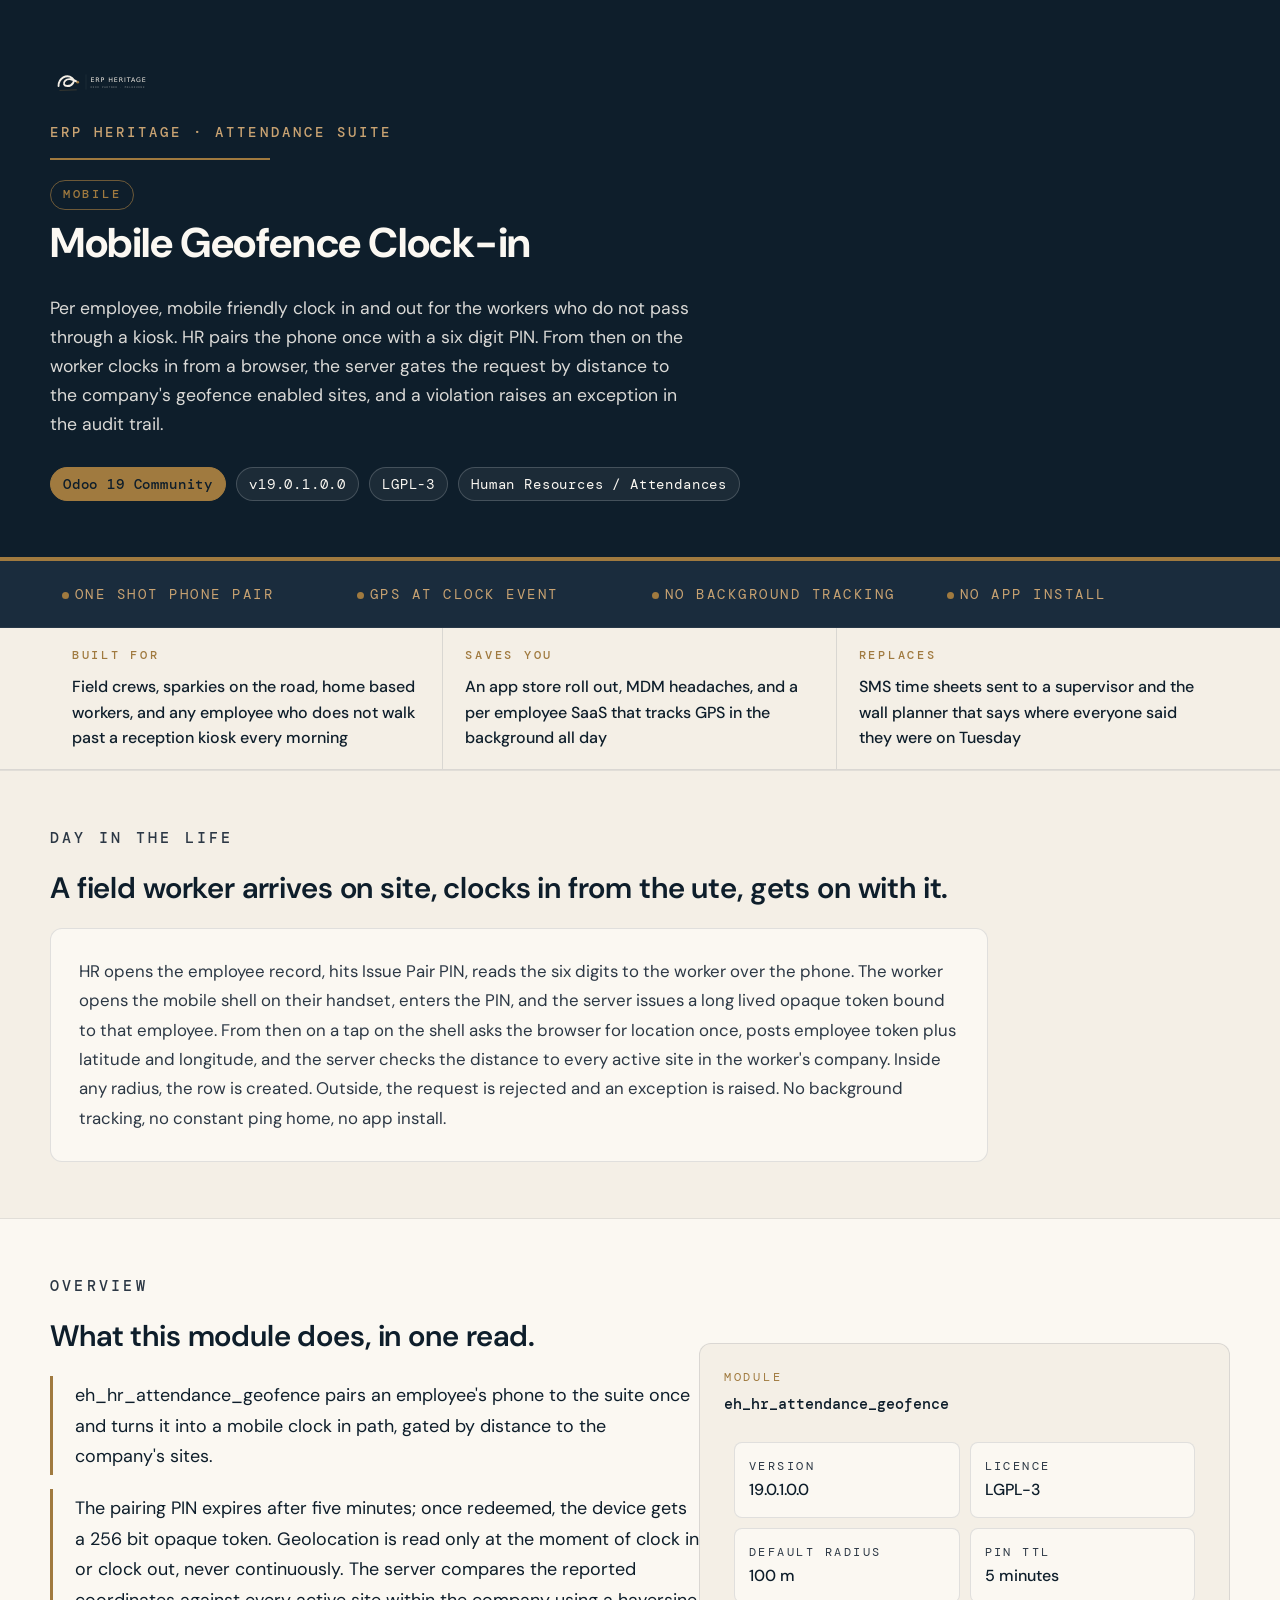
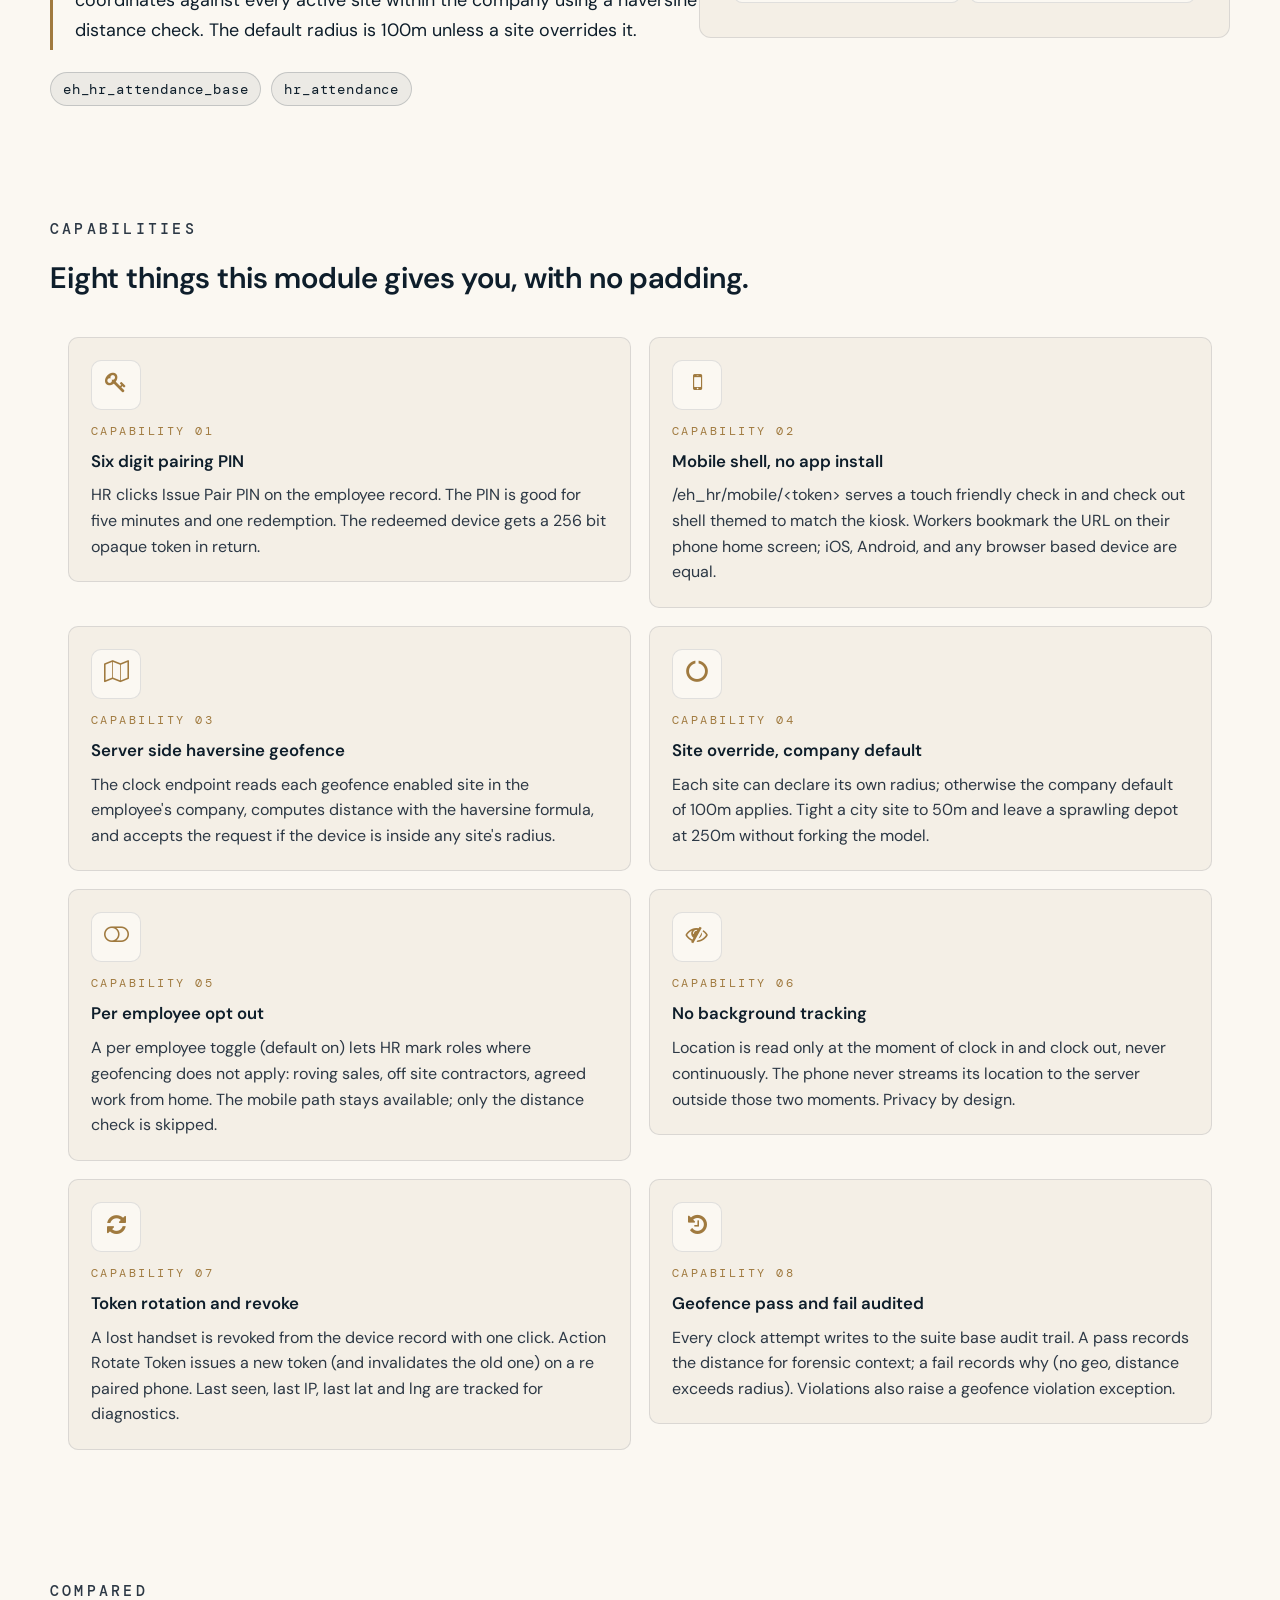
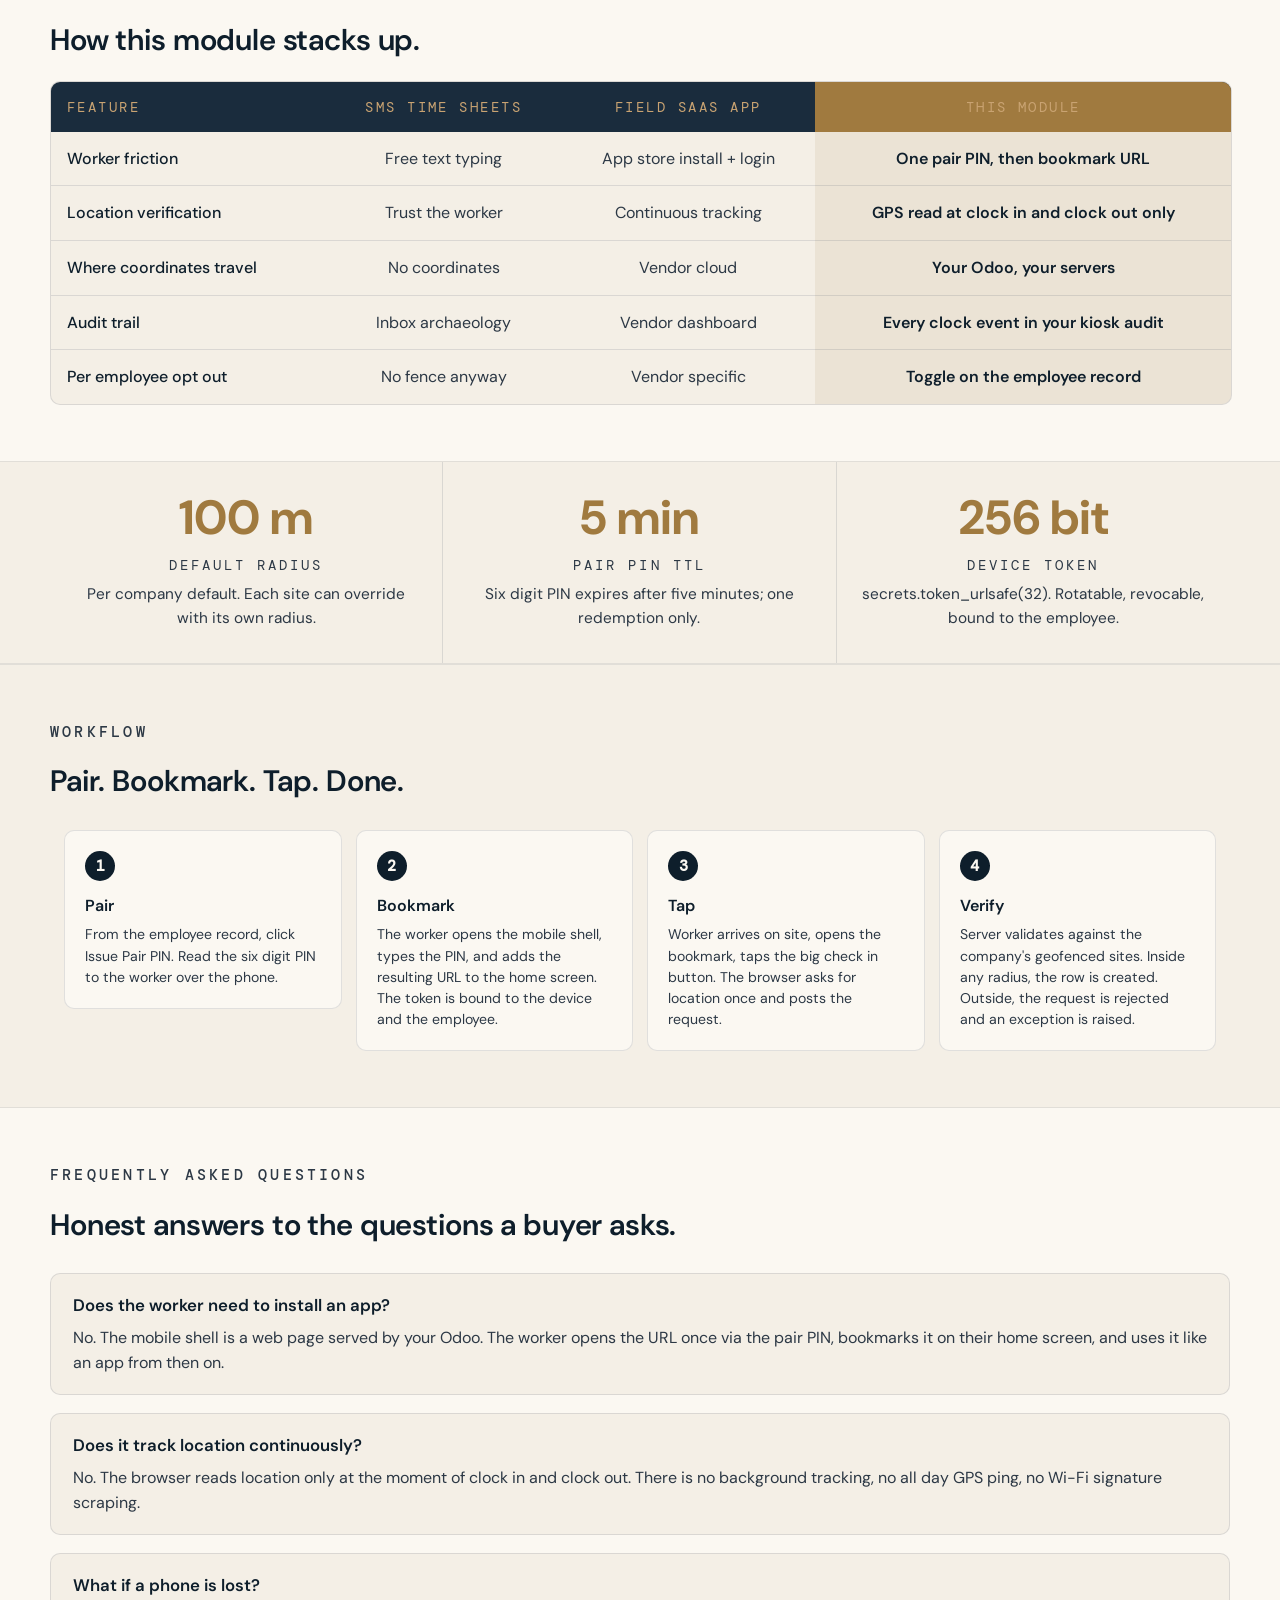
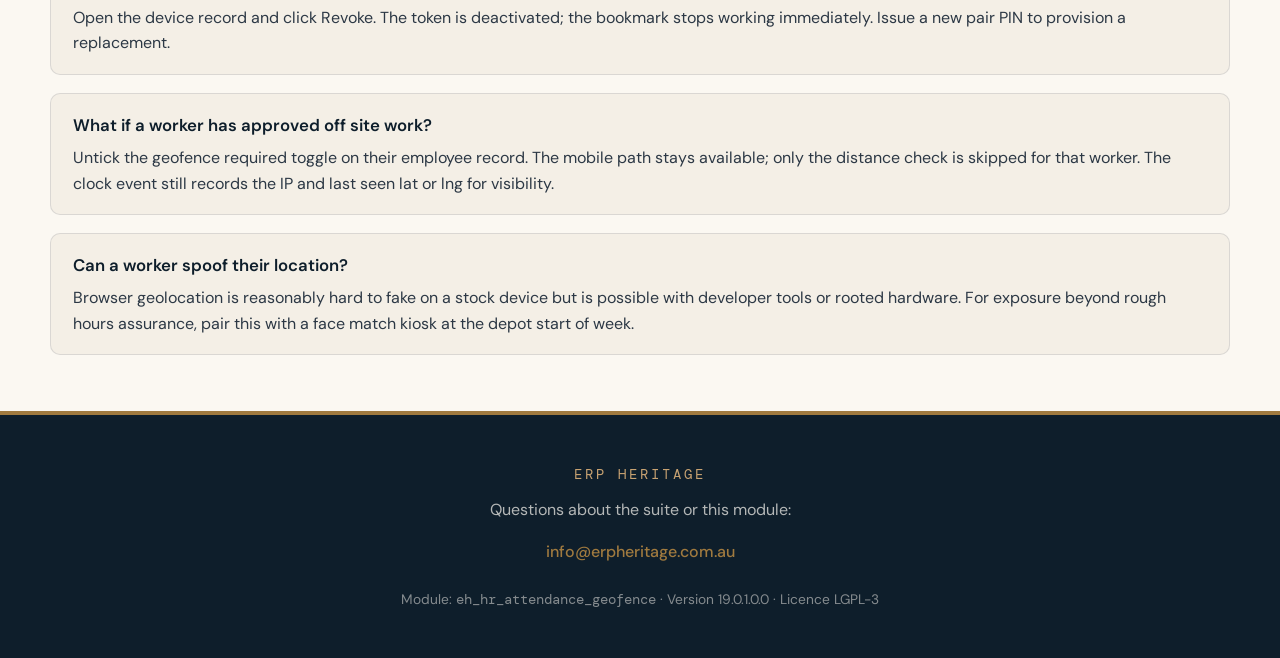
<file: eh_hr_attendance_geofence-19.0.1.0.0/eh_hr_attendance_geofence/static/description/index.html>
<!DOCTYPE html>
<html lang="en">
<head>
<meta charset="UTF-8">
<title>Mobile Geofence Clock-in | ERP Heritage</title>
<meta name="viewport" content="width=device-width, initial-scale=1">
<meta name="description" content="Per employee mobile clock in and clock out with GPS geofence enforcement for the ERP Heritage attendance suite. Pair a phone once, clock in from a mobile shell that the server gates by distance to active sites.">
<link rel="preconnect" href="https://fonts.googleapis.com">
<link rel="preconnect" href="https://fonts.gstatic.com" crossorigin>
<link href="https://fonts.googleapis.com/css2?family=DM+Sans:wght@400;500;600;700&family=DM+Mono:wght@400;500&display=swap" rel="stylesheet">
<link rel="stylesheet" href="https://cdnjs.cloudflare.com/ajax/libs/font-awesome/4.7.0/css/font-awesome.min.css">
</head>
<body style="margin:0;padding:0;background-color:#FBF8F2;color:#0E1E2B;font-family:'DM Sans',-apple-system,BlinkMacSystemFont,'Segoe UI',Roboto,system-ui,sans-serif;font-size:16px;line-height:1.6;font-weight:400;">

<header style="background-color:#0E1E2B;color:#FBF8F2;padding:64px 24px 56px 24px;border-bottom:4px solid #A07A3F;">
  <div style="max-width:1180px;margin:0 auto;display:table;width:100%;">
    <div style="display:table-cell;vertical-align:middle;width:60%;">
      <img src="eh_logo.svg" alt="ERP Heritage" style="display:block;height:36px;width:auto;margin-bottom:18px;">
      <div style="margin-bottom:14px;">
        <span style="vertical-align:middle;font-size:0.86rem;font-weight:500;letter-spacing:0.22em;text-transform:uppercase;color:#C9A372;font-family:'DM Mono',ui-monospace,monospace;">ERP Heritage &middot; Attendance Suite</span>
      </div>
      <div style="width:220px;height:2px;background-color:#A07A3F;margin:14px 0 16px 0;"></div>
      <span style="display:inline-block;font-family:'DM Mono',ui-monospace,monospace;font-size:0.78rem;font-weight:500;letter-spacing:0.22em;text-transform:uppercase;color:#A07A3F;padding:4px 12px;border:1px solid rgba(160,122,63,0.65);border-radius:999px;margin:4px 6px 0 0;">Mobile</span>
      <h1 style="font-size:2.6rem;margin:0 0 12px 0;font-weight:700;letter-spacing:-0.01em;color:#FBF8F2;">Mobile Geofence Clock-in</h1>
      <p style="margin:18px 0 0 0;font-size:1.1rem;line-height:1.65;max-width:640px;color:rgba(251,248,242,0.86);font-weight:400;">Per employee, mobile friendly clock in and out for the workers who do not pass through a kiosk. HR pairs the phone once with a six digit PIN. From then on the worker clocks in from a browser, the server gates the request by distance to the company's geofence enabled sites, and a violation raises an exception in the audit trail.</p>
      <div style="margin-top:24px;">
        <span style="display:inline-block;background-color:#A07A3F;border:1px solid #A07A3F;color:#0E1E2B;padding:5px 12px;border-radius:999px;font-size:0.86rem;letter-spacing:0.06em;font-family:'DM Mono',ui-monospace,monospace;margin:4px 6px 0 0;font-weight:500;">Odoo 19 Community</span>
        <span style="display:inline-block;background-color:rgba(255,255,255,0.06);border:1px solid rgba(255,255,255,0.18);color:#FBF8F2;padding:5px 12px;border-radius:999px;font-size:0.86rem;letter-spacing:0.06em;font-family:'DM Mono',ui-monospace,monospace;margin:4px 6px 0 0;">v19.0.1.0.0</span>
        <span style="display:inline-block;background-color:rgba(255,255,255,0.06);border:1px solid rgba(255,255,255,0.18);color:#FBF8F2;padding:5px 12px;border-radius:999px;font-size:0.86rem;letter-spacing:0.06em;font-family:'DM Mono',ui-monospace,monospace;margin:4px 6px 0 0;">LGPL-3</span>
        <span style="display:inline-block;background-color:rgba(255,255,255,0.06);border:1px solid rgba(255,255,255,0.18);color:#FBF8F2;padding:5px 12px;border-radius:999px;font-size:0.86rem;letter-spacing:0.06em;font-family:'DM Mono',ui-monospace,monospace;margin:4px 6px 0 0;">Human Resources / Attendances</span>
      </div>
    </div>
  </div>
</header>

<section style="background-color:#1A2C3D;color:#FBF8F2;padding:22px 0;border-bottom:1px solid rgba(255,255,255,0.06);" aria-label="Highlights">
  <div style="max-width:1180px;margin:0 auto;padding:0 24px;display:table;width:100%;table-layout:fixed;">
    <div style="display:table-cell;font-family:'DM Mono',ui-monospace,monospace;font-size:0.86rem;letter-spacing:0.18em;text-transform:uppercase;color:#C9A372;padding:0 12px;vertical-align:middle;"><span style="display:inline-block;width:7px;height:7px;background-color:#A07A3F;border-radius:50%;margin-right:6px;vertical-align:middle;"></span>One shot phone pair</div>
    <div style="display:table-cell;font-family:'DM Mono',ui-monospace,monospace;font-size:0.86rem;letter-spacing:0.18em;text-transform:uppercase;color:#C9A372;padding:0 12px;vertical-align:middle;"><span style="display:inline-block;width:7px;height:7px;background-color:#A07A3F;border-radius:50%;margin-right:6px;vertical-align:middle;"></span>GPS at clock event</div>
    <div style="display:table-cell;font-family:'DM Mono',ui-monospace,monospace;font-size:0.86rem;letter-spacing:0.18em;text-transform:uppercase;color:#C9A372;padding:0 12px;vertical-align:middle;"><span style="display:inline-block;width:7px;height:7px;background-color:#A07A3F;border-radius:50%;margin-right:6px;vertical-align:middle;"></span>No background tracking</div>
    <div style="display:table-cell;font-family:'DM Mono',ui-monospace,monospace;font-size:0.86rem;letter-spacing:0.18em;text-transform:uppercase;color:#C9A372;padding:0 12px;vertical-align:middle;"><span style="display:inline-block;width:7px;height:7px;background-color:#A07A3F;border-radius:50%;margin-right:6px;vertical-align:middle;"></span>No app install</div>
  </div>
</section>

<section style="background-color:#F4EFE6;border-bottom:1px solid rgba(58,74,92,0.14);" aria-label="Marketing summary">
  <div style="max-width:1180px;margin:0 auto;display:table;width:100%;">
    <div style="display:table-cell;width:33.33%;padding:18px 22px;vertical-align:top;border-right:1px solid rgba(58,74,92,0.14);">
      <div style="font-family:'DM Mono',ui-monospace,monospace;font-size:0.78rem;letter-spacing:0.22em;text-transform:uppercase;color:#A07A3F;margin-bottom:8px;font-weight:500;">BUILT FOR</div>
      <div style="font-size:1.0rem;color:#0E1E2B;line-height:1.6;font-weight:500;">Field crews, sparkies on the road, home based workers, and any employee who does not walk past a reception kiosk every morning</div>
    </div>
    <div style="display:table-cell;width:33.33%;padding:18px 22px;vertical-align:top;border-right:1px solid rgba(58,74,92,0.14);">
      <div style="font-family:'DM Mono',ui-monospace,monospace;font-size:0.78rem;letter-spacing:0.22em;text-transform:uppercase;color:#A07A3F;margin-bottom:8px;font-weight:500;">SAVES YOU</div>
      <div style="font-size:1.0rem;color:#0E1E2B;line-height:1.6;font-weight:500;">An app store roll out, MDM headaches, and a per employee SaaS that tracks GPS in the background all day</div>
    </div>
    <div style="display:table-cell;width:33.33%;padding:18px 22px;vertical-align:top;">
      <div style="font-family:'DM Mono',ui-monospace,monospace;font-size:0.78rem;letter-spacing:0.22em;text-transform:uppercase;color:#A07A3F;margin-bottom:8px;font-weight:500;">REPLACES</div>
      <div style="font-size:1.0rem;color:#0E1E2B;line-height:1.6;font-weight:500;">SMS time sheets sent to a supervisor and the wall planner that says where everyone said they were on Tuesday</div>
    </div>
  </div>
</section>

<section style="padding:56px 0;background-color:#F4EFE6;border-top:1px solid rgba(58,74,92,0.10);border-bottom:1px solid rgba(58,74,92,0.10);">
  <div style="max-width:1180px;margin:0 auto;padding:0 24px;">
    <h2 style="font-size:0.92rem;text-transform:uppercase;letter-spacing:0.22em;color:#2C3845;margin:0 0 14px 0;font-weight:500;font-family:'DM Mono',ui-monospace,monospace;">Day in the life</h2>
    <h3 style="font-size:1.85rem;margin:0 0 16px 0;font-weight:600;letter-spacing:-0.005em;color:#0E1E2B;">A field worker arrives on site, clocks in from the ute, gets on with it.</h3>
    <div style="background-color:#FBF8F2;border:1px solid rgba(58,74,92,0.14);border-radius:12px;padding:28px;max-width:880px;">
      <p style="font-size:1.05rem;line-height:1.75;color:#2C3845;margin:0;">HR opens the employee record, hits Issue Pair PIN, reads the six digits to the worker over the phone. The worker opens the mobile shell on their handset, enters the PIN, and the server issues a long lived opaque token bound to that employee. From then on a tap on the shell asks the browser for location once, posts employee token plus latitude and longitude, and the server checks the distance to every active site in the worker's company. Inside any radius, the row is created. Outside, the request is rejected and an exception is raised. No background tracking, no constant ping home, no app install.</p>
    </div>
  </div>
</section>

<section style="padding:56px 0;background-color:#FBF8F2;">
  <div style="max-width:1180px;margin:0 auto;padding:0 24px;">
    <div style="display:table;width:100%;table-layout:fixed;">
      <div style="display:table-cell;width:55%;vertical-align:middle;">
        <h2 style="font-size:0.92rem;text-transform:uppercase;letter-spacing:0.22em;color:#2C3845;margin:0 0 14px 0;font-weight:500;font-family:'DM Mono',ui-monospace,monospace;">Overview</h2>
        <h3 style="font-size:1.85rem;margin:0 0 16px 0;font-weight:600;letter-spacing:-0.005em;color:#0E1E2B;">What this module does, in one read.</h3>
        <p style="font-size:1.12rem;line-height:1.7;color:#0E1E2B;border-left-width:3px;border-left-style:solid;border-left-color:#A07A3F;padding:4px 0 4px 22px;margin:0 0 14px 0;">eh_hr_attendance_geofence pairs an employee's phone to the suite once and turns it into a mobile clock in path, gated by distance to the company's sites.</p>
        <p style="font-size:1.12rem;line-height:1.7;color:#0E1E2B;border-left-width:3px;border-left-style:solid;border-left-color:#A07A3F;padding:4px 0 4px 22px;margin:0 0 14px 0;">The pairing PIN expires after five minutes; once redeemed, the device gets a 256 bit opaque token. Geolocation is read only at the moment of clock in or clock out, never continuously. The server compares the reported coordinates against every active site within the company using a haversine distance check. The default radius is 100m unless a site overrides it.</p>
        <div style="margin-top:18px;">
          <span style="display:inline-block;background-color:rgba(14,30,43,0.06);border:1px solid rgba(14,30,43,0.18);color:#0E1E2B;padding:5px 12px;border-radius:999px;font-size:0.86rem;letter-spacing:0.06em;font-family:'DM Mono',ui-monospace,monospace;margin:4px 6px 0 0;">eh_hr_attendance_base</span>
          <span style="display:inline-block;background-color:rgba(14,30,43,0.06);border:1px solid rgba(14,30,43,0.18);color:#0E1E2B;padding:5px 12px;border-radius:999px;font-size:0.86rem;letter-spacing:0.06em;font-family:'DM Mono',ui-monospace,monospace;margin:4px 6px 0 0;">hr_attendance</span>
        </div>
      </div>
      <div style="display:table-cell;width:45%;vertical-align:middle;">
        <div style="background-color:#F4EFE6;border-radius:12px;padding:24px;border:1px solid rgba(58,74,92,0.14);">
          <div style="margin-bottom:16px;">
            <div style="display:inline-block;vertical-align:middle;">
              <div style="font-family:'DM Mono',ui-monospace,monospace;font-size:0.78rem;letter-spacing:0.22em;text-transform:uppercase;color:#A07A3F;">Module</div>
              <div style="font-family:'DM Mono',ui-monospace,monospace;font-size:0.95rem;color:#0E1E2B;font-weight:500;margin-top:4px;">eh_hr_attendance_geofence</div>
            </div>
          </div>
          <div style="display:table;width:100%;border-collapse:separate;border-spacing:10px;">
            <div style="display:table-row;">
              <div style="display:table-cell;width:50%;background-color:#FBF8F2;padding:14px;border-radius:8px;border:1px solid rgba(58,74,92,0.14);">
                <div style="font-family:'DM Mono',ui-monospace,monospace;font-size:0.78rem;letter-spacing:0.2em;color:#2C3845;">VERSION</div>
                <div style="font-weight:500;color:#0E1E2B;">19.0.1.0.0</div>
              </div>
              <div style="display:table-cell;width:50%;background-color:#FBF8F2;padding:14px;border-radius:8px;border:1px solid rgba(58,74,92,0.14);">
                <div style="font-family:'DM Mono',ui-monospace,monospace;font-size:0.78rem;letter-spacing:0.2em;color:#2C3845;">LICENCE</div>
                <div style="font-weight:500;color:#0E1E2B;">LGPL-3</div>
              </div>
            </div>
            <div style="display:table-row;">
              <div style="display:table-cell;background-color:#FBF8F2;padding:14px;border-radius:8px;border:1px solid rgba(58,74,92,0.14);">
                <div style="font-family:'DM Mono',ui-monospace,monospace;font-size:0.78rem;letter-spacing:0.2em;color:#2C3845;">DEFAULT RADIUS</div>
                <div style="font-weight:500;color:#0E1E2B;">100 m</div>
              </div>
              <div style="display:table-cell;background-color:#FBF8F2;padding:14px;border-radius:8px;border:1px solid rgba(58,74,92,0.14);">
                <div style="font-family:'DM Mono',ui-monospace,monospace;font-size:0.78rem;letter-spacing:0.2em;color:#2C3845;">PIN TTL</div>
                <div style="font-weight:500;color:#0E1E2B;">5 minutes</div>
              </div>
            </div>
          </div>
        </div>
      </div>
    </div>
  </div>
</section>

<section style="padding:56px 0;background-color:#FBF8F2;">
  <div style="max-width:1180px;margin:0 auto;padding:0 24px;">
    <h2 style="font-size:0.92rem;text-transform:uppercase;letter-spacing:0.22em;color:#2C3845;margin:0 0 14px 0;font-weight:500;font-family:'DM Mono',ui-monospace,monospace;">Capabilities</h2>
    <h3 style="font-size:1.85rem;margin:0 0 16px 0;font-weight:600;letter-spacing:-0.005em;color:#0E1E2B;">Eight things this module gives you, with no padding.</h3>
    <div style="display:table;width:100%;border-collapse:separate;border-spacing:18px;">

      <div style="display:table-row;">
        <div style="display:table-cell;width:50%;vertical-align:top;">
          <div style="background-color:#F4EFE6;border:1px solid rgba(58,74,92,0.14);padding:22px;border-radius:10px;">
            <div style="width:48px;height:48px;background-color:#FBF8F2;border-radius:10px;border:1px solid rgba(58,74,92,0.14);margin-bottom:12px;text-align:center;line-height:48px;"><i class="fa fa-key" aria-hidden="true" style="color:#A07A3F;font-size:22px;line-height:1;"></i></div>
            <div style="font-family:'DM Mono',ui-monospace,monospace;font-size:0.78rem;letter-spacing:0.2em;color:#A07A3F;margin-bottom:6px;">CAPABILITY 01</div>
            <h3 style="font-size:1.05rem;font-weight:600;margin:0 0 8px 0;color:#0E1E2B;">Six digit pairing PIN</h3>
            <p style="font-size:1.0rem;color:#2C3845;line-height:1.6;margin:0;">HR clicks Issue Pair PIN on the employee record. The PIN is good for five minutes and one redemption. The redeemed device gets a 256 bit opaque token in return.</p>
          </div>
        </div>
        <div style="display:table-cell;width:50%;vertical-align:top;">
          <div style="background-color:#F4EFE6;border:1px solid rgba(58,74,92,0.14);padding:22px;border-radius:10px;">
            <div style="width:48px;height:48px;background-color:#FBF8F2;border-radius:10px;border:1px solid rgba(58,74,92,0.14);margin-bottom:12px;text-align:center;line-height:48px;"><i class="fa fa-mobile" aria-hidden="true" style="color:#A07A3F;font-size:22px;line-height:1;"></i></div>
            <div style="font-family:'DM Mono',ui-monospace,monospace;font-size:0.78rem;letter-spacing:0.2em;color:#A07A3F;margin-bottom:6px;">CAPABILITY 02</div>
            <h3 style="font-size:1.05rem;font-weight:600;margin:0 0 8px 0;color:#0E1E2B;">Mobile shell, no app install</h3>
            <p style="font-size:1.0rem;color:#2C3845;line-height:1.6;margin:0;">/eh_hr/mobile/&lt;token&gt; serves a touch friendly check in and check out shell themed to match the kiosk. Workers bookmark the URL on their phone home screen; iOS, Android, and any browser based device are equal.</p>
          </div>
        </div>
      </div>

      <div style="display:table-row;">
        <div style="display:table-cell;width:50%;vertical-align:top;">
          <div style="background-color:#F4EFE6;border:1px solid rgba(58,74,92,0.14);padding:22px;border-radius:10px;">
            <div style="width:48px;height:48px;background-color:#FBF8F2;border-radius:10px;border:1px solid rgba(58,74,92,0.14);margin-bottom:12px;text-align:center;line-height:48px;"><i class="fa fa-map-o" aria-hidden="true" style="color:#A07A3F;font-size:22px;line-height:1;"></i></div>
            <div style="font-family:'DM Mono',ui-monospace,monospace;font-size:0.78rem;letter-spacing:0.2em;color:#A07A3F;margin-bottom:6px;">CAPABILITY 03</div>
            <h3 style="font-size:1.05rem;font-weight:600;margin:0 0 8px 0;color:#0E1E2B;">Server side haversine geofence</h3>
            <p style="font-size:1.0rem;color:#2C3845;line-height:1.6;margin:0;">The clock endpoint reads each geofence enabled site in the employee's company, computes distance with the haversine formula, and accepts the request if the device is inside any site's radius.</p>
          </div>
        </div>
        <div style="display:table-cell;width:50%;vertical-align:top;">
          <div style="background-color:#F4EFE6;border:1px solid rgba(58,74,92,0.14);padding:22px;border-radius:10px;">
            <div style="width:48px;height:48px;background-color:#FBF8F2;border-radius:10px;border:1px solid rgba(58,74,92,0.14);margin-bottom:12px;text-align:center;line-height:48px;"><i class="fa fa-circle-o-notch" aria-hidden="true" style="color:#A07A3F;font-size:22px;line-height:1;"></i></div>
            <div style="font-family:'DM Mono',ui-monospace,monospace;font-size:0.78rem;letter-spacing:0.2em;color:#A07A3F;margin-bottom:6px;">CAPABILITY 04</div>
            <h3 style="font-size:1.05rem;font-weight:600;margin:0 0 8px 0;color:#0E1E2B;">Site override, company default</h3>
            <p style="font-size:1.0rem;color:#2C3845;line-height:1.6;margin:0;">Each site can declare its own radius; otherwise the company default of 100m applies. Tight a city site to 50m and leave a sprawling depot at 250m without forking the model.</p>
          </div>
        </div>
      </div>

      <div style="display:table-row;">
        <div style="display:table-cell;width:50%;vertical-align:top;">
          <div style="background-color:#F4EFE6;border:1px solid rgba(58,74,92,0.14);padding:22px;border-radius:10px;">
            <div style="width:48px;height:48px;background-color:#FBF8F2;border-radius:10px;border:1px solid rgba(58,74,92,0.14);margin-bottom:12px;text-align:center;line-height:48px;"><i class="fa fa-toggle-off" aria-hidden="true" style="color:#A07A3F;font-size:22px;line-height:1;"></i></div>
            <div style="font-family:'DM Mono',ui-monospace,monospace;font-size:0.78rem;letter-spacing:0.2em;color:#A07A3F;margin-bottom:6px;">CAPABILITY 05</div>
            <h3 style="font-size:1.05rem;font-weight:600;margin:0 0 8px 0;color:#0E1E2B;">Per employee opt out</h3>
            <p style="font-size:1.0rem;color:#2C3845;line-height:1.6;margin:0;">A per employee toggle (default on) lets HR mark roles where geofencing does not apply: roving sales, off site contractors, agreed work from home. The mobile path stays available; only the distance check is skipped.</p>
          </div>
        </div>
        <div style="display:table-cell;width:50%;vertical-align:top;">
          <div style="background-color:#F4EFE6;border:1px solid rgba(58,74,92,0.14);padding:22px;border-radius:10px;">
            <div style="width:48px;height:48px;background-color:#FBF8F2;border-radius:10px;border:1px solid rgba(58,74,92,0.14);margin-bottom:12px;text-align:center;line-height:48px;"><i class="fa fa-eye-slash" aria-hidden="true" style="color:#A07A3F;font-size:22px;line-height:1;"></i></div>
            <div style="font-family:'DM Mono',ui-monospace,monospace;font-size:0.78rem;letter-spacing:0.2em;color:#A07A3F;margin-bottom:6px;">CAPABILITY 06</div>
            <h3 style="font-size:1.05rem;font-weight:600;margin:0 0 8px 0;color:#0E1E2B;">No background tracking</h3>
            <p style="font-size:1.0rem;color:#2C3845;line-height:1.6;margin:0;">Location is read only at the moment of clock in and clock out, never continuously. The phone never streams its location to the server outside those two moments. Privacy by design.</p>
          </div>
        </div>
      </div>

      <div style="display:table-row;">
        <div style="display:table-cell;width:50%;vertical-align:top;">
          <div style="background-color:#F4EFE6;border:1px solid rgba(58,74,92,0.14);padding:22px;border-radius:10px;">
            <div style="width:48px;height:48px;background-color:#FBF8F2;border-radius:10px;border:1px solid rgba(58,74,92,0.14);margin-bottom:12px;text-align:center;line-height:48px;"><i class="fa fa-refresh" aria-hidden="true" style="color:#A07A3F;font-size:22px;line-height:1;"></i></div>
            <div style="font-family:'DM Mono',ui-monospace,monospace;font-size:0.78rem;letter-spacing:0.2em;color:#A07A3F;margin-bottom:6px;">CAPABILITY 07</div>
            <h3 style="font-size:1.05rem;font-weight:600;margin:0 0 8px 0;color:#0E1E2B;">Token rotation and revoke</h3>
            <p style="font-size:1.0rem;color:#2C3845;line-height:1.6;margin:0;">A lost handset is revoked from the device record with one click. Action Rotate Token issues a new token (and invalidates the old one) on a re paired phone. Last seen, last IP, last lat and lng are tracked for diagnostics.</p>
          </div>
        </div>
        <div style="display:table-cell;width:50%;vertical-align:top;">
          <div style="background-color:#F4EFE6;border:1px solid rgba(58,74,92,0.14);padding:22px;border-radius:10px;">
            <div style="width:48px;height:48px;background-color:#FBF8F2;border-radius:10px;border:1px solid rgba(58,74,92,0.14);margin-bottom:12px;text-align:center;line-height:48px;"><i class="fa fa-history" aria-hidden="true" style="color:#A07A3F;font-size:22px;line-height:1;"></i></div>
            <div style="font-family:'DM Mono',ui-monospace,monospace;font-size:0.78rem;letter-spacing:0.2em;color:#A07A3F;margin-bottom:6px;">CAPABILITY 08</div>
            <h3 style="font-size:1.05rem;font-weight:600;margin:0 0 8px 0;color:#0E1E2B;">Geofence pass and fail audited</h3>
            <p style="font-size:1.0rem;color:#2C3845;line-height:1.6;margin:0;">Every clock attempt writes to the suite base audit trail. A pass records the distance for forensic context; a fail records why (no geo, distance exceeds radius). Violations also raise a geofence violation exception.</p>
          </div>
        </div>
      </div>

    </div>
  </div>
</section>

<section style="padding:56px 0;background-color:#FBF8F2;">
  <div style="max-width:1180px;margin:0 auto;padding:0 24px;">
    <h2 style="font-size:0.92rem;text-transform:uppercase;letter-spacing:0.22em;color:#2C3845;margin:0 0 14px 0;font-weight:500;font-family:'DM Mono',ui-monospace,monospace;">Compared</h2>
    <h3 style="font-size:1.85rem;margin:0 0 16px 0;font-weight:600;letter-spacing:-0.005em;color:#0E1E2B;">How this module stacks up.</h3>
    <div style="display:table;width:100%;border-collapse:separate;background-color:#F4EFE6;border:1px solid rgba(58,74,92,0.14);border-radius:10px;overflow:hidden;">
      <div style="display:table-row;background-color:#1A2C3D;">
        <div style="display:table-cell;padding:14px 16px;color:#C9A372;font-family:'DM Mono',ui-monospace,monospace;font-size:0.86rem;letter-spacing:0.18em;text-transform:uppercase;">FEATURE</div>
        <div style="display:table-cell;padding:14px 16px;color:#C9A372;font-family:'DM Mono',ui-monospace,monospace;font-size:0.86rem;letter-spacing:0.18em;text-transform:uppercase;text-align:center;">SMS TIME SHEETS</div>
        <div style="display:table-cell;padding:14px 16px;color:#C9A372;font-family:'DM Mono',ui-monospace,monospace;font-size:0.86rem;letter-spacing:0.18em;text-transform:uppercase;text-align:center;">FIELD SAAS APP</div>
        <div style="display:table-cell;padding:14px 16px;color:#C9A372;font-family:'DM Mono',ui-monospace,monospace;font-size:0.86rem;letter-spacing:0.18em;text-transform:uppercase;text-align:center;background-color:#A07A3F;">THIS MODULE</div>
      </div>
      <div style="display:table-row;">
        <div style="display:table-cell;padding:14px 16px;border-bottom:1px solid rgba(58,74,92,0.14);color:#0E1E2B;font-weight:500;">Worker friction</div>
        <div style="display:table-cell;padding:14px 16px;border-bottom:1px solid rgba(58,74,92,0.14);color:#2C3845;text-align:center;">Free text typing</div>
        <div style="display:table-cell;padding:14px 16px;border-bottom:1px solid rgba(58,74,92,0.14);color:#2C3845;text-align:center;">App store install + login</div>
        <div style="display:table-cell;padding:14px 16px;border-bottom:1px solid rgba(58,74,92,0.14);color:#0E1E2B;text-align:center;background-color:rgba(160,122,63,0.10);font-weight:600;">One pair PIN, then bookmark URL</div>
      </div>
      <div style="display:table-row;">
        <div style="display:table-cell;padding:14px 16px;border-bottom:1px solid rgba(58,74,92,0.14);color:#0E1E2B;font-weight:500;">Location verification</div>
        <div style="display:table-cell;padding:14px 16px;border-bottom:1px solid rgba(58,74,92,0.14);color:#2C3845;text-align:center;">Trust the worker</div>
        <div style="display:table-cell;padding:14px 16px;border-bottom:1px solid rgba(58,74,92,0.14);color:#2C3845;text-align:center;">Continuous tracking</div>
        <div style="display:table-cell;padding:14px 16px;border-bottom:1px solid rgba(58,74,92,0.14);color:#0E1E2B;text-align:center;background-color:rgba(160,122,63,0.10);font-weight:600;">GPS read at clock in and clock out only</div>
      </div>
      <div style="display:table-row;">
        <div style="display:table-cell;padding:14px 16px;border-bottom:1px solid rgba(58,74,92,0.14);color:#0E1E2B;font-weight:500;">Where coordinates travel</div>
        <div style="display:table-cell;padding:14px 16px;border-bottom:1px solid rgba(58,74,92,0.14);color:#2C3845;text-align:center;">No coordinates</div>
        <div style="display:table-cell;padding:14px 16px;border-bottom:1px solid rgba(58,74,92,0.14);color:#2C3845;text-align:center;">Vendor cloud</div>
        <div style="display:table-cell;padding:14px 16px;border-bottom:1px solid rgba(58,74,92,0.14);color:#0E1E2B;text-align:center;background-color:rgba(160,122,63,0.10);font-weight:600;">Your Odoo, your servers</div>
      </div>
      <div style="display:table-row;">
        <div style="display:table-cell;padding:14px 16px;border-bottom:1px solid rgba(58,74,92,0.14);color:#0E1E2B;font-weight:500;">Audit trail</div>
        <div style="display:table-cell;padding:14px 16px;border-bottom:1px solid rgba(58,74,92,0.14);color:#2C3845;text-align:center;">Inbox archaeology</div>
        <div style="display:table-cell;padding:14px 16px;border-bottom:1px solid rgba(58,74,92,0.14);color:#2C3845;text-align:center;">Vendor dashboard</div>
        <div style="display:table-cell;padding:14px 16px;border-bottom:1px solid rgba(58,74,92,0.14);color:#0E1E2B;text-align:center;background-color:rgba(160,122,63,0.10);font-weight:600;">Every clock event in your kiosk audit</div>
      </div>
      <div style="display:table-row;">
        <div style="display:table-cell;padding:14px 16px;color:#0E1E2B;font-weight:500;">Per employee opt out</div>
        <div style="display:table-cell;padding:14px 16px;color:#2C3845;text-align:center;">No fence anyway</div>
        <div style="display:table-cell;padding:14px 16px;color:#2C3845;text-align:center;">Vendor specific</div>
        <div style="display:table-cell;padding:14px 16px;color:#0E1E2B;text-align:center;background-color:rgba(160,122,63,0.10);font-weight:600;">Toggle on the employee record</div>
      </div>
    </div>
  </div>
</section>

<section style="padding:0;background-color:#F4EFE6;border-top:1px solid rgba(58,74,92,0.10);border-bottom:1px solid rgba(58,74,92,0.10);">
  <div style="max-width:1180px;margin:0 auto;display:table;width:100%;">
    <div style="display:table-cell;width:33.33%;padding:32px 22px;vertical-align:top;text-align:center;border-right:1px solid rgba(58,74,92,0.14);">
      <div style="font-size:3rem;font-weight:700;color:#A07A3F;line-height:1;">100 m</div>
      <div style="font-family:'DM Mono',ui-monospace,monospace;font-size:0.86rem;letter-spacing:0.22em;text-transform:uppercase;color:#2C3845;margin:12px 0 6px 0;">Default radius</div>
      <div style="font-size:0.96rem;color:#2C3845;line-height:1.6;">Per company default. Each site can override with its own radius.</div>
    </div>
    <div style="display:table-cell;width:33.33%;padding:32px 22px;vertical-align:top;text-align:center;border-right:1px solid rgba(58,74,92,0.14);">
      <div style="font-size:3rem;font-weight:700;color:#A07A3F;line-height:1;">5 min</div>
      <div style="font-family:'DM Mono',ui-monospace,monospace;font-size:0.86rem;letter-spacing:0.22em;text-transform:uppercase;color:#2C3845;margin:12px 0 6px 0;">Pair PIN TTL</div>
      <div style="font-size:0.96rem;color:#2C3845;line-height:1.6;">Six digit PIN expires after five minutes; one redemption only.</div>
    </div>
    <div style="display:table-cell;width:33.33%;padding:32px 22px;vertical-align:top;text-align:center;">
      <div style="font-size:3rem;font-weight:700;color:#A07A3F;line-height:1;">256 bit</div>
      <div style="font-family:'DM Mono',ui-monospace,monospace;font-size:0.86rem;letter-spacing:0.22em;text-transform:uppercase;color:#2C3845;margin:12px 0 6px 0;">Device token</div>
      <div style="font-size:0.96rem;color:#2C3845;line-height:1.6;">secrets.token_urlsafe(32). Rotatable, revocable, bound to the employee.</div>
    </div>
  </div>
</section>

<section style="padding:56px 0;background-color:#F4EFE6;border-top:1px solid rgba(58,74,92,0.10);border-bottom:1px solid rgba(58,74,92,0.10);">
  <div style="max-width:1180px;margin:0 auto;padding:0 24px;">
    <h2 style="font-size:0.92rem;text-transform:uppercase;letter-spacing:0.22em;color:#2C3845;margin:0 0 14px 0;font-weight:500;font-family:'DM Mono',ui-monospace,monospace;">Workflow</h2>
    <h3 style="font-size:1.85rem;margin:0 0 16px 0;font-weight:600;letter-spacing:-0.005em;color:#0E1E2B;">Pair. Bookmark. Tap. Done.</h3>
    <div style="margin-top:24px;">
      <div style="display:table;width:100%;border-collapse:separate;border-spacing:14px 0;">
        <div style="display:table-row;">
          <div style="display:table-cell;width:25%;vertical-align:top;">
            <div style="background-color:#FBF8F2;padding:20px;border-radius:10px;border:1px solid rgba(58,74,92,0.14);height:100%;box-sizing:border-box;">
              <div style="font-family:'DM Mono',ui-monospace,monospace;background-color:#0E1E2B;color:#FBF8F2;width:30px;height:30px;border-radius:50%;display:inline-block;text-align:center;line-height:30px;font-size:0.92rem;font-weight:600;margin-bottom:12px;">1</div>
              <h4 style="font-size:1rem;font-weight:600;margin:0 0 6px 0;">Pair</h4>
              <p style="font-size:0.88rem;color:#2C3845;margin:0;line-height:1.5;">From the employee record, click Issue Pair PIN. Read the six digit PIN to the worker over the phone.</p>
            </div>
          </div>
          <div style="display:table-cell;width:25%;vertical-align:top;">
            <div style="background-color:#FBF8F2;padding:20px;border-radius:10px;border:1px solid rgba(58,74,92,0.14);height:100%;box-sizing:border-box;">
              <div style="font-family:'DM Mono',ui-monospace,monospace;background-color:#0E1E2B;color:#FBF8F2;width:30px;height:30px;border-radius:50%;display:inline-block;text-align:center;line-height:30px;font-size:0.92rem;font-weight:600;margin-bottom:12px;">2</div>
              <h4 style="font-size:1rem;font-weight:600;margin:0 0 6px 0;">Bookmark</h4>
              <p style="font-size:0.88rem;color:#2C3845;margin:0;line-height:1.5;">The worker opens the mobile shell, types the PIN, and adds the resulting URL to the home screen. The token is bound to the device and the employee.</p>
            </div>
          </div>
          <div style="display:table-cell;width:25%;vertical-align:top;">
            <div style="background-color:#FBF8F2;padding:20px;border-radius:10px;border:1px solid rgba(58,74,92,0.14);height:100%;box-sizing:border-box;">
              <div style="font-family:'DM Mono',ui-monospace,monospace;background-color:#0E1E2B;color:#FBF8F2;width:30px;height:30px;border-radius:50%;display:inline-block;text-align:center;line-height:30px;font-size:0.92rem;font-weight:600;margin-bottom:12px;">3</div>
              <h4 style="font-size:1rem;font-weight:600;margin:0 0 6px 0;">Tap</h4>
              <p style="font-size:0.88rem;color:#2C3845;margin:0;line-height:1.5;">Worker arrives on site, opens the bookmark, taps the big check in button. The browser asks for location once and posts the request.</p>
            </div>
          </div>
          <div style="display:table-cell;width:25%;vertical-align:top;">
            <div style="background-color:#FBF8F2;padding:20px;border-radius:10px;border:1px solid rgba(58,74,92,0.14);height:100%;box-sizing:border-box;">
              <div style="font-family:'DM Mono',ui-monospace,monospace;background-color:#0E1E2B;color:#FBF8F2;width:30px;height:30px;border-radius:50%;display:inline-block;text-align:center;line-height:30px;font-size:0.92rem;font-weight:600;margin-bottom:12px;">4</div>
              <h4 style="font-size:1rem;font-weight:600;margin:0 0 6px 0;">Verify</h4>
              <p style="font-size:0.88rem;color:#2C3845;margin:0;line-height:1.5;">Server validates against the company's geofenced sites. Inside any radius, the row is created. Outside, the request is rejected and an exception is raised.</p>
            </div>
          </div>
        </div>
      </div>
    </div>
  </div>
</section>

<section style="padding:56px 0;background-color:#FBF8F2;">
  <div style="max-width:1180px;margin:0 auto;padding:0 24px;">
    <h2 style="font-size:0.92rem;text-transform:uppercase;letter-spacing:0.22em;color:#2C3845;margin:0 0 14px 0;font-weight:500;font-family:'DM Mono',ui-monospace,monospace;">Frequently asked questions</h2>
    <h3 style="font-size:1.85rem;margin:0 0 16px 0;font-weight:600;letter-spacing:-0.005em;color:#0E1E2B;">Honest answers to the questions a buyer asks.</h3>
    <div style="margin-top:24px;">
      <div style="margin-bottom:18px;padding:18px 22px;background-color:#F4EFE6;border:1px solid rgba(58,74,92,0.14);border-radius:10px;">
        <h3 style="font-size:1.05rem;font-weight:600;color:#0E1E2B;margin:0 0 6px 0;">Does the worker need to install an app?</h3>
        <p style="margin:0;font-size:1.0rem;color:#2C3845;line-height:1.6;">No. The mobile shell is a web page served by your Odoo. The worker opens the URL once via the pair PIN, bookmarks it on their home screen, and uses it like an app from then on.</p>
      </div>
      <div style="margin-bottom:18px;padding:18px 22px;background-color:#F4EFE6;border:1px solid rgba(58,74,92,0.14);border-radius:10px;">
        <h3 style="font-size:1.05rem;font-weight:600;color:#0E1E2B;margin:0 0 6px 0;">Does it track location continuously?</h3>
        <p style="margin:0;font-size:1.0rem;color:#2C3845;line-height:1.6;">No. The browser reads location only at the moment of clock in and clock out. There is no background tracking, no all day GPS ping, no Wi-Fi signature scraping.</p>
      </div>
      <div style="margin-bottom:18px;padding:18px 22px;background-color:#F4EFE6;border:1px solid rgba(58,74,92,0.14);border-radius:10px;">
        <h3 style="font-size:1.05rem;font-weight:600;color:#0E1E2B;margin:0 0 6px 0;">What if a phone is lost?</h3>
        <p style="margin:0;font-size:1.0rem;color:#2C3845;line-height:1.6;">Open the device record and click Revoke. The token is deactivated; the bookmark stops working immediately. Issue a new pair PIN to provision a replacement.</p>
      </div>
      <div style="margin-bottom:18px;padding:18px 22px;background-color:#F4EFE6;border:1px solid rgba(58,74,92,0.14);border-radius:10px;">
        <h3 style="font-size:1.05rem;font-weight:600;color:#0E1E2B;margin:0 0 6px 0;">What if a worker has approved off site work?</h3>
        <p style="margin:0;font-size:1.0rem;color:#2C3845;line-height:1.6;">Untick the geofence required toggle on their employee record. The mobile path stays available; only the distance check is skipped for that worker. The clock event still records the IP and last seen lat or lng for visibility.</p>
      </div>
      <div style="margin-bottom:0;padding:18px 22px;background-color:#F4EFE6;border:1px solid rgba(58,74,92,0.14);border-radius:10px;">
        <h3 style="font-size:1.05rem;font-weight:600;color:#0E1E2B;margin:0 0 6px 0;">Can a worker spoof their location?</h3>
        <p style="margin:0;font-size:1.0rem;color:#2C3845;line-height:1.6;">Browser geolocation is reasonably hard to fake on a stock device but is possible with developer tools or rooted hardware. For exposure beyond rough hours assurance, pair this with a face match kiosk at the depot start of week.</p>
      </div>
    </div>
  </div>
</section>

<footer style="background-color:#0E1E2B;color:#FBF8F2;padding:48px 24px;border-top:4px solid #A07A3F;">
  <div style="max-width:1180px;margin:0 auto;text-align:center;">
    <div style="font-family:'DM Mono',ui-monospace,monospace;font-size:0.86rem;letter-spacing:0.22em;text-transform:uppercase;color:#C9A372;margin-bottom:12px;">ERP Heritage</div>
    <p style="font-size:1.0rem;color:rgba(251,248,242,0.7);margin:0 0 16px 0;">Questions about the suite or this module:</p>
    <a href="mailto:info@erpheritage.com.au" style="color:#A07A3F;text-decoration:none;font-weight:500;">info@erpheritage.com.au</a>
    <p style="margin:24px 0 0 0;font-size:0.86rem;color:rgba(251,248,242,0.5);">Module: <span style="font-family:'DM Mono',ui-monospace,monospace;">eh_hr_attendance_geofence</span> &middot; Version 19.0.1.0.0 &middot; Licence LGPL-3</p>
  </div>
</footer>

</body>
</html>
</file>
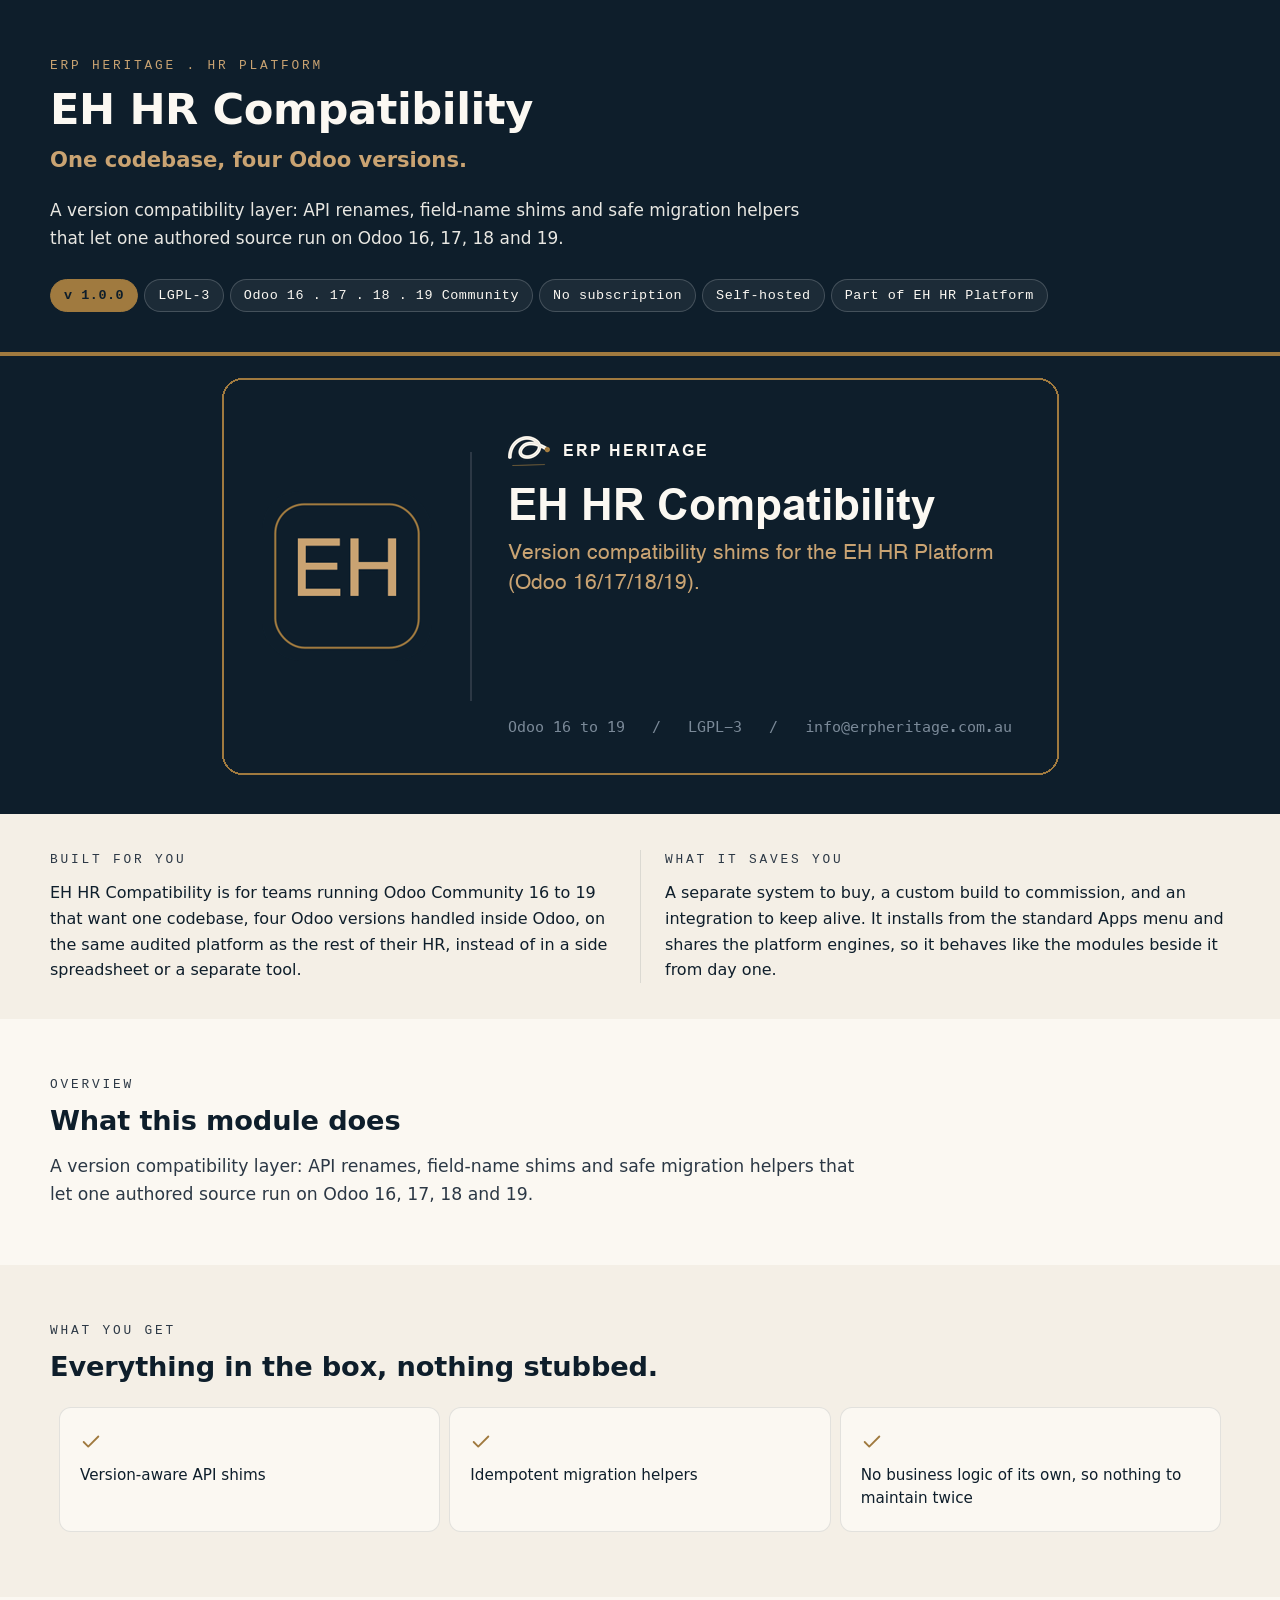
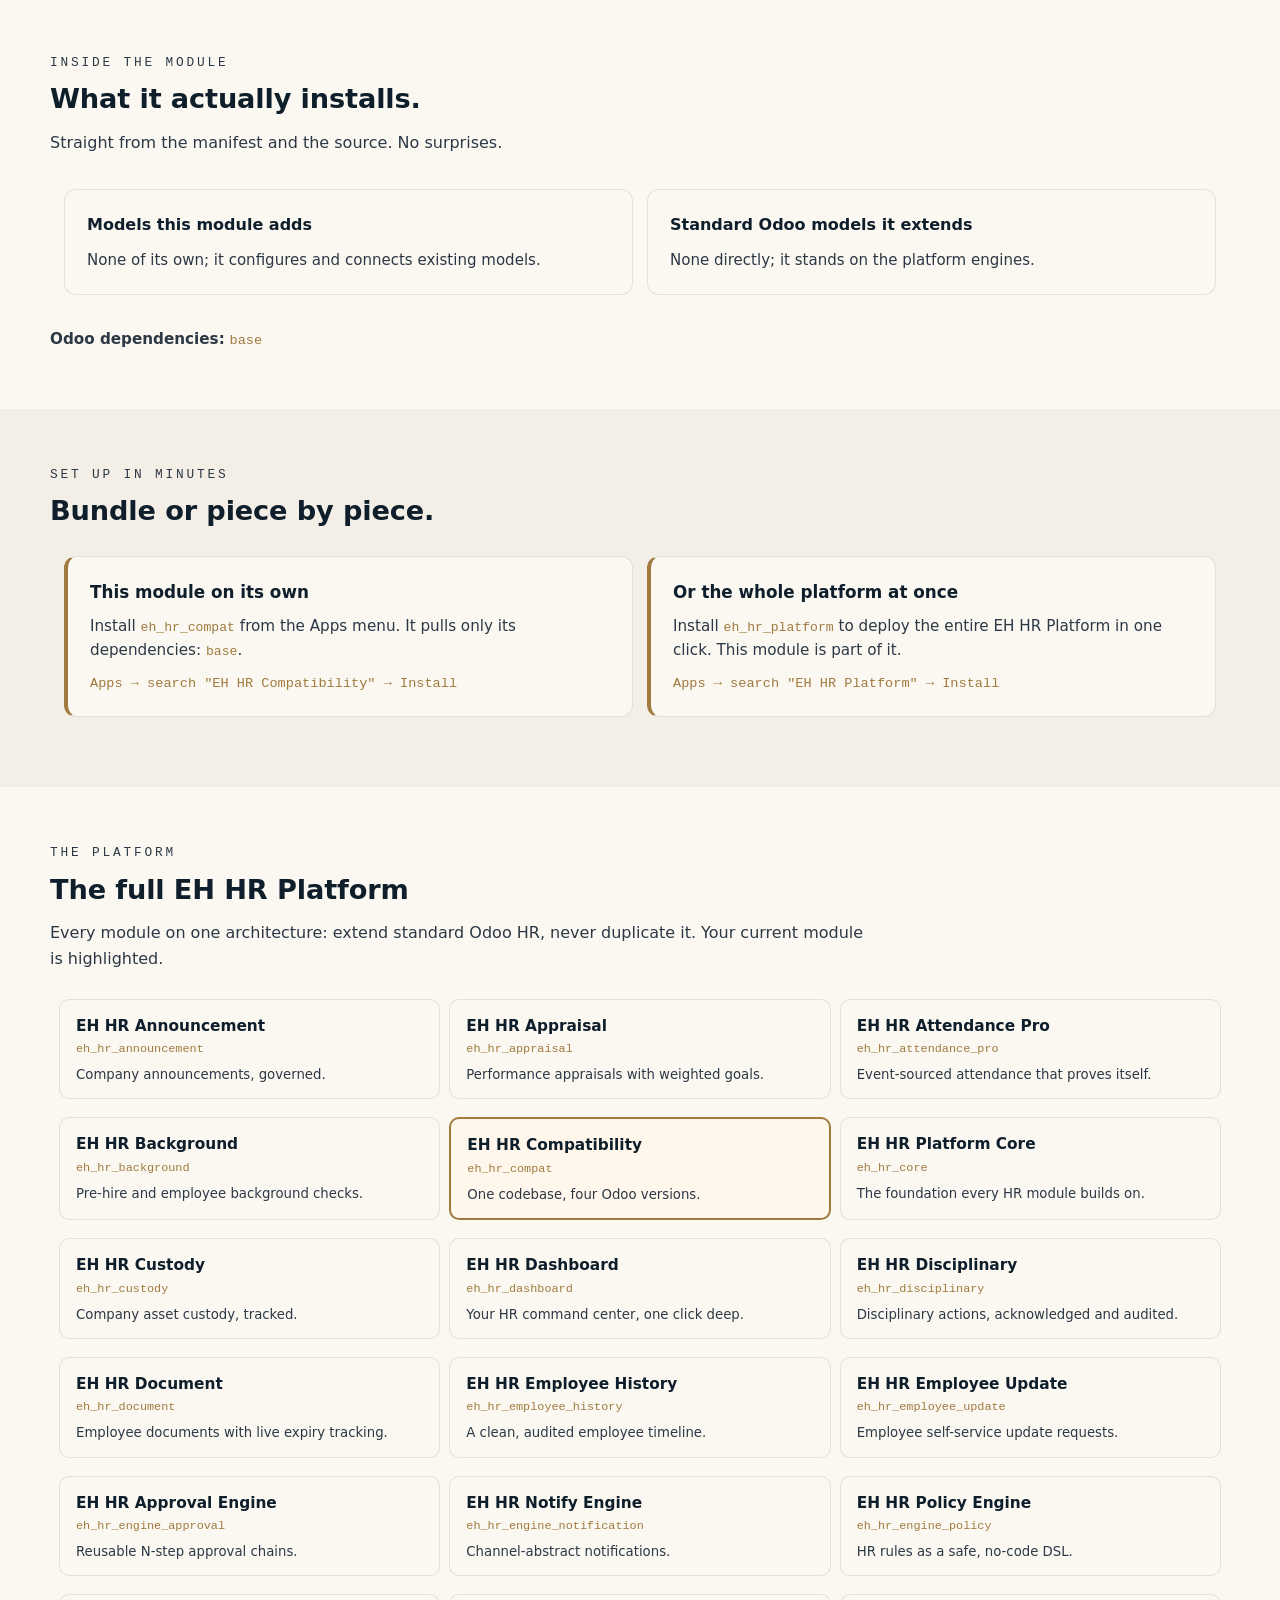
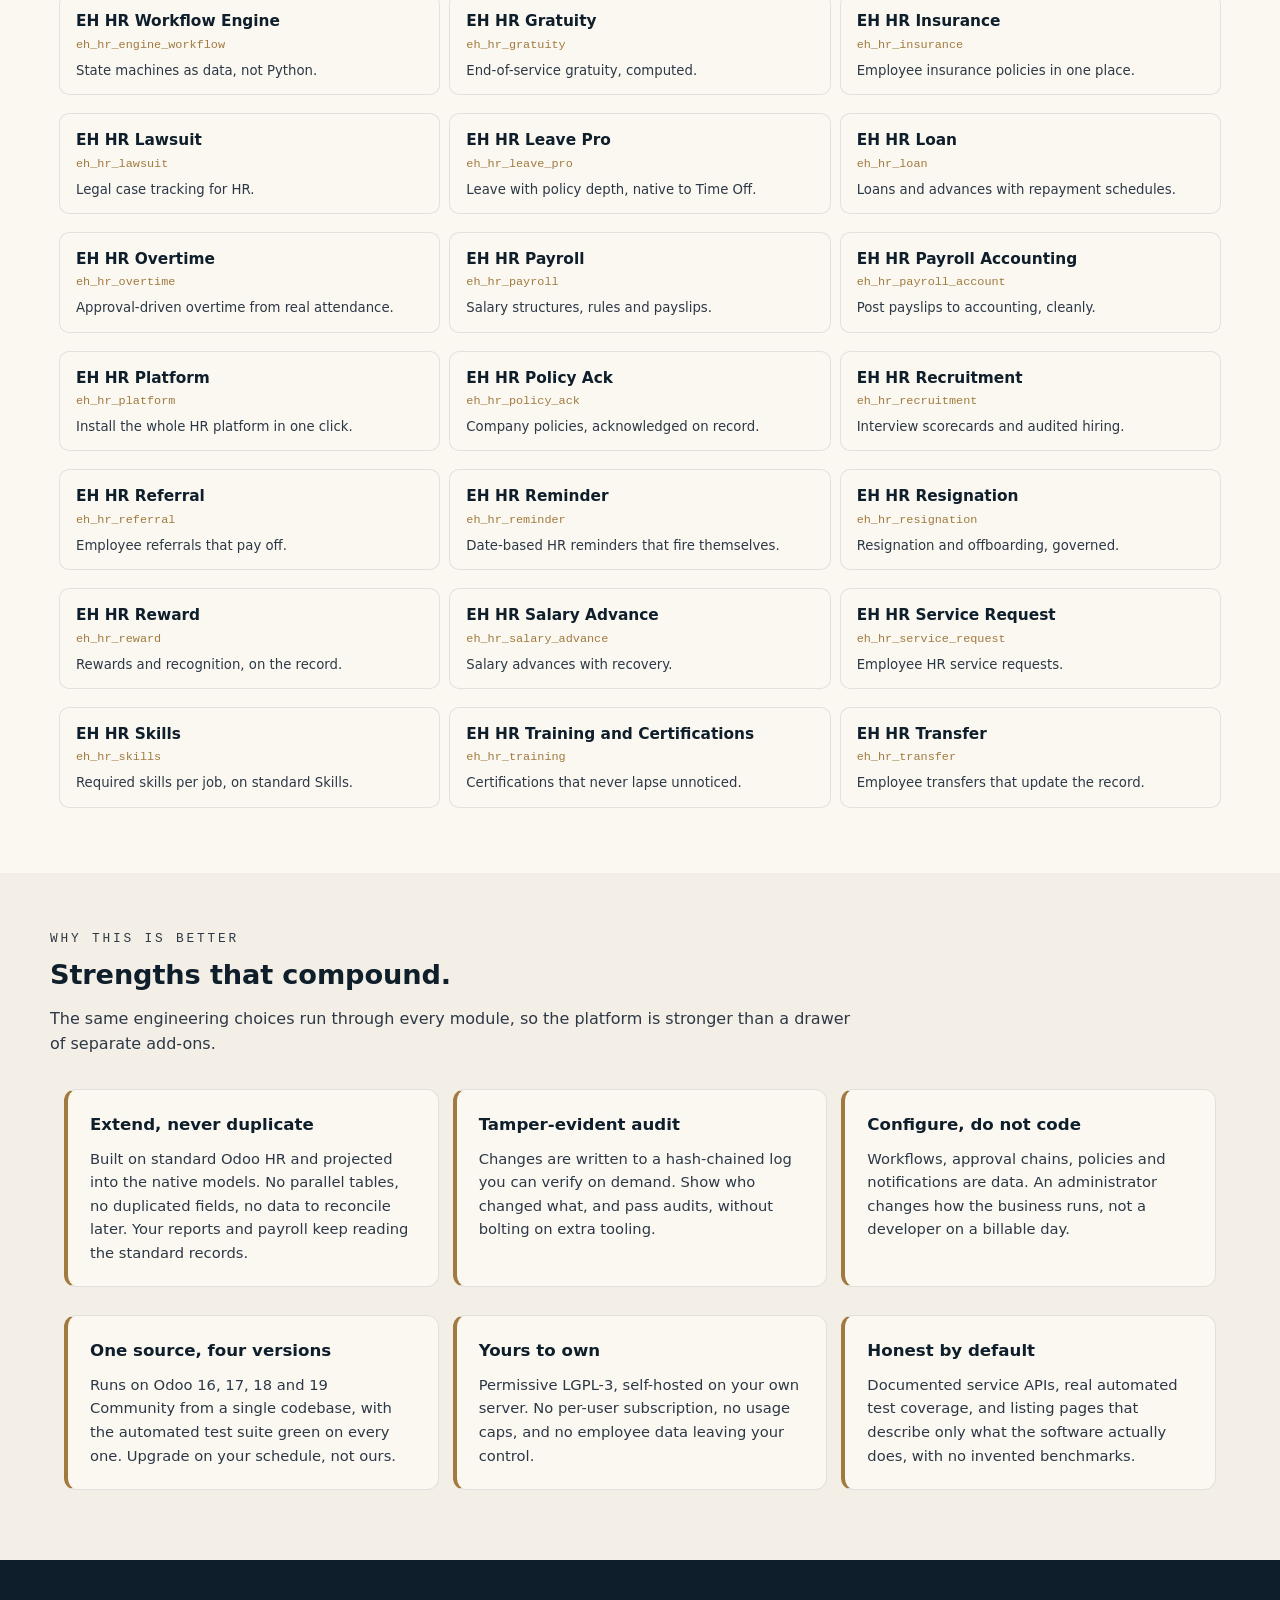
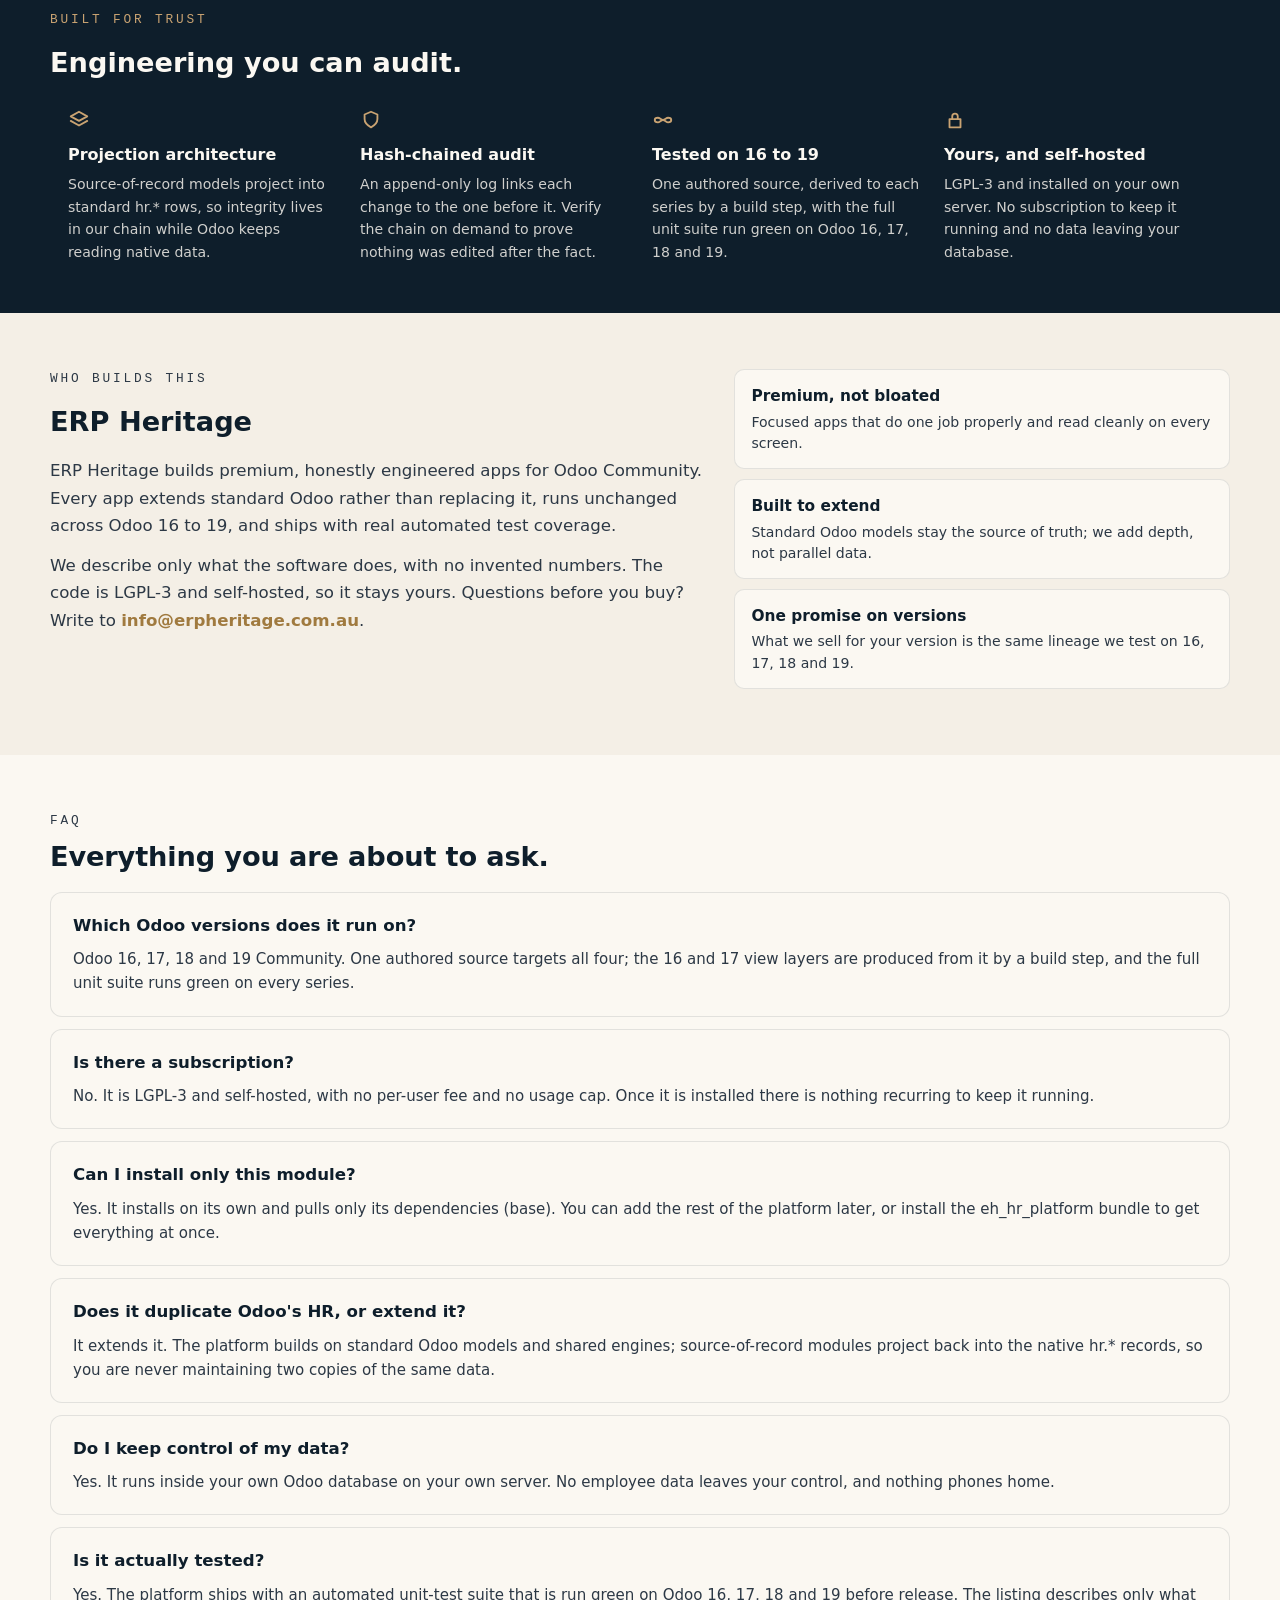
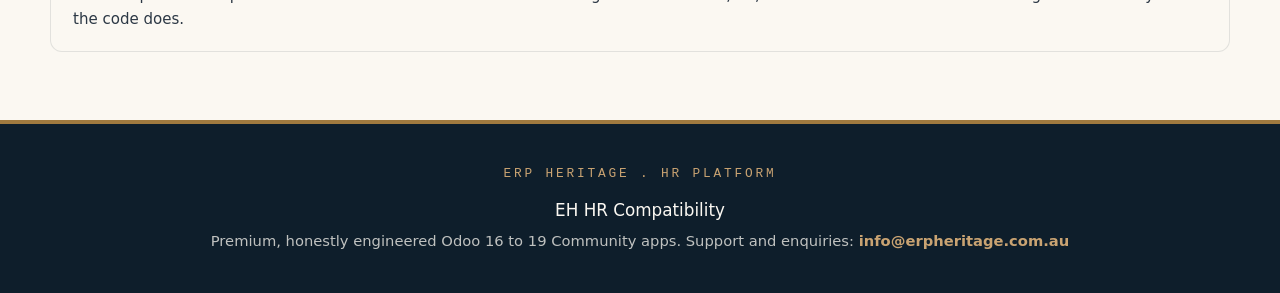
<file: eh_hr_attendance_geofence-19.0.1.0.0/eh_hr_compat/static/description/index.html>
<!DOCTYPE html><html lang="en"><head><meta charset="UTF-8"/><meta name="viewport" content="width=device-width, initial-scale=1"/><title>EH HR Compatibility | ERP Heritage</title><meta name="description" content="Version compatibility shims for the EH HR Platform (Odoo 16/17/18/19)."/></head><body style="margin:0;padding:0;background-color:#FBF8F2;color:#0E1E2B;font-family:'DM Sans',-apple-system,BlinkMacSystemFont,'Segoe UI',Roboto,system-ui,sans-serif;font-size:16px;line-height:1.6;font-weight:400;"><header style="background-color:#0E1E2B;color:#FBF8F2;padding:56px 24px 40px 24px;border-bottom:4px solid #A07A3F;"><div style="max-width:1180px;margin:0 auto;"><div style="font-family:'DM Mono',ui-monospace,'SF Mono',Menlo,monospace;font-size:0.8rem;letter-spacing:0.22em;text-transform:uppercase;color:#C9A372;font-weight:500;margin-bottom:10px;">ERP Heritage . HR Platform</div><h1 style="font-size:2.7rem;line-height:1.08;margin:0 0 10px 0;font-weight:700;letter-spacing:-0.01em;color:#FBF8F2;">EH HR Compatibility</h1><p style="margin:0;font-size:1.32rem;font-weight:600;color:#C9A372;">One codebase, four Odoo versions.</p><p style="margin:20px 0 0 0;font-size:1.06rem;line-height:1.65;max-width:780px;color:rgba(251,248,242,0.92);">A version compatibility layer: API renames, field-name shims and safe migration helpers that let one authored source run on Odoo 16, 17, 18 and 19.</p><div style="margin-top:22px;"><span style="display:inline-block;background-color:#A07A3F;border:1px solid #A07A3F;color:#0E1E2B;font-weight:600;padding:5px 13px;border-radius:999px;font-size:0.84rem;letter-spacing:0.04em;font-family:'DM Mono',ui-monospace,'SF Mono',Menlo,monospace;margin:4px 6px 0 0;">v 1.0.0</span><span style="display:inline-block;background-color:rgba(255,255,255,0.06);border:1px solid rgba(255,255,255,0.18);color:#FBF8F2;padding:5px 13px;border-radius:999px;font-size:0.84rem;letter-spacing:0.04em;font-family:'DM Mono',ui-monospace,'SF Mono',Menlo,monospace;margin:4px 6px 0 0;">LGPL-3</span><span style="display:inline-block;background-color:rgba(255,255,255,0.06);border:1px solid rgba(255,255,255,0.18);color:#FBF8F2;padding:5px 13px;border-radius:999px;font-size:0.84rem;letter-spacing:0.04em;font-family:'DM Mono',ui-monospace,'SF Mono',Menlo,monospace;margin:4px 6px 0 0;">Odoo 16 . 17 . 18 . 19 Community</span><span style="display:inline-block;background-color:rgba(255,255,255,0.06);border:1px solid rgba(255,255,255,0.18);color:#FBF8F2;padding:5px 13px;border-radius:999px;font-size:0.84rem;letter-spacing:0.04em;font-family:'DM Mono',ui-monospace,'SF Mono',Menlo,monospace;margin:4px 6px 0 0;">No subscription</span><span style="display:inline-block;background-color:rgba(255,255,255,0.06);border:1px solid rgba(255,255,255,0.18);color:#FBF8F2;padding:5px 13px;border-radius:999px;font-size:0.84rem;letter-spacing:0.04em;font-family:'DM Mono',ui-monospace,'SF Mono',Menlo,monospace;margin:4px 6px 0 0;">Self-hosted</span><span style="display:inline-block;background-color:rgba(255,255,255,0.06);border:1px solid rgba(255,255,255,0.18);color:#FBF8F2;padding:5px 13px;border-radius:999px;font-size:0.84rem;letter-spacing:0.04em;font-family:'DM Mono',ui-monospace,'SF Mono',Menlo,monospace;margin:4px 6px 0 0;">Part of EH HR Platform</span></div></div></header><div style="background-color:#0E1E2B;padding:0 24px 10px 24px;text-align:center;"><img src="banner.png" alt="EH HR Compatibility by ERP Heritage" style="max-width:100%;height:auto;border-radius:10px;"/></div><section style="padding:36px 0;background-color:#F4EFE6;"><div style="max-width:1180px;margin:0 auto;padding:0 24px;"><div style="display:table;width:100%;border-collapse:separate;border-spacing:0;"><div style="display:table-cell;width:50%;vertical-align:top;padding-right:24px;"><div style="font-family:'DM Mono',ui-monospace,'SF Mono',Menlo,monospace;font-size:0.8rem;letter-spacing:0.22em;text-transform:uppercase;color:#2C3845;font-weight:500;margin-bottom:10px;">Built for you</div><p style="margin:0;color:#0E1E2B;font-size:1.0rem;line-height:1.6;">EH HR Compatibility is for teams running Odoo Community 16 to 19 that want one codebase, four Odoo versions handled inside Odoo, on the same audited platform as the rest of their HR, instead of in a side spreadsheet or a separate tool.</p></div><div style="display:table-cell;width:50%;vertical-align:top;padding-left:24px;border-left:1px solid rgba(44,56,69,0.12);"><div style="font-family:'DM Mono',ui-monospace,'SF Mono',Menlo,monospace;font-size:0.8rem;letter-spacing:0.22em;text-transform:uppercase;color:#2C3845;font-weight:500;margin-bottom:10px;">What it saves you</div><p style="margin:0;color:#0E1E2B;font-size:1.0rem;line-height:1.6;">A separate system to buy, a custom build to commission, and an integration to keep alive. It installs from the standard Apps menu and shares the platform engines, so it behaves like the modules beside it from day one.</p></div></div></div></section><section style="padding:56px 0;background-color:#FBF8F2;"><div style="max-width:1180px;margin:0 auto;padding:0 24px;"><div style="font-family:'DM Mono',ui-monospace,'SF Mono',Menlo,monospace;font-size:0.8rem;letter-spacing:0.22em;text-transform:uppercase;color:#2C3845;font-weight:500;margin-bottom:10px;">Overview</div><h3 style="font-size:1.7rem;line-height:1.2;margin:0 0 14px 0;font-weight:600;letter-spacing:-0.005em;color:#0E1E2B;">What this module does</h3><p style="margin:0;font-size:1.08rem;line-height:1.65;max-width:820px;color:#2C3845;">A version compatibility layer: API renames, field-name shims and safe migration helpers that let one authored source run on Odoo 16, 17, 18 and 19.</p></div></section><section style="padding:56px 0;background-color:#F4EFE6;"><div style="max-width:1180px;margin:0 auto;padding:0 24px;"><div style="font-family:'DM Mono',ui-monospace,'SF Mono',Menlo,monospace;font-size:0.8rem;letter-spacing:0.22em;text-transform:uppercase;color:#2C3845;font-weight:500;margin-bottom:10px;">What you get</div><h3 style="font-size:1.7rem;line-height:1.2;margin:0 0 14px 0;font-weight:600;letter-spacing:-0.005em;color:#0E1E2B;">Everything in the box, nothing stubbed.</h3><div style="margin-top:6px;"><div style="display:table;width:100%;border-collapse:separate;border-spacing:9px;"><div style="display:table-cell;width:33.33%;vertical-align:top;background-color:#FBF8F2;border:1px solid rgba(44,56,69,0.12);border-radius:12px;padding:20px;"><svg width="22" height="22" viewBox="0 0 24 24" fill="none" style="vertical-align:middle;"><path d="M20 6 9 17l-5-5" stroke="#A07A3F" stroke-width="2" stroke-linecap="round" stroke-linejoin="round"/></svg><p style="margin:10px 0 0 0;font-size:0.95rem;color:#0E1E2B;line-height:1.55;font-weight:500;">Version-aware API shims</p></div><div style="display:table-cell;width:33.33%;vertical-align:top;background-color:#FBF8F2;border:1px solid rgba(44,56,69,0.12);border-radius:12px;padding:20px;"><svg width="22" height="22" viewBox="0 0 24 24" fill="none" style="vertical-align:middle;"><path d="M20 6 9 17l-5-5" stroke="#A07A3F" stroke-width="2" stroke-linecap="round" stroke-linejoin="round"/></svg><p style="margin:10px 0 0 0;font-size:0.95rem;color:#0E1E2B;line-height:1.55;font-weight:500;">Idempotent migration helpers</p></div><div style="display:table-cell;width:33.33%;vertical-align:top;background-color:#FBF8F2;border:1px solid rgba(44,56,69,0.12);border-radius:12px;padding:20px;"><svg width="22" height="22" viewBox="0 0 24 24" fill="none" style="vertical-align:middle;"><path d="M20 6 9 17l-5-5" stroke="#A07A3F" stroke-width="2" stroke-linecap="round" stroke-linejoin="round"/></svg><p style="margin:10px 0 0 0;font-size:0.95rem;color:#0E1E2B;line-height:1.55;font-weight:500;">No business logic of its own, so nothing to maintain twice</p></div></div></div></div></section><section style="padding:56px 0;background-color:#FBF8F2;"><div style="max-width:1180px;margin:0 auto;padding:0 24px;"><div style="font-family:'DM Mono',ui-monospace,'SF Mono',Menlo,monospace;font-size:0.8rem;letter-spacing:0.22em;text-transform:uppercase;color:#2C3845;font-weight:500;margin-bottom:10px;">Inside the module</div><h3 style="font-size:1.7rem;line-height:1.2;margin:0 0 14px 0;font-weight:600;letter-spacing:-0.005em;color:#0E1E2B;">What it actually installs.</h3><p style="margin:0 0 20px 0;color:#2C3845;font-size:1.0rem;max-width:820px;">Straight from the manifest and the source. No surprises.</p><div style="display:table;width:100%;border-collapse:separate;border-spacing:14px;"><div style="display:table-cell;width:50%;vertical-align:top;background-color:#FBF8F2;border:1px solid rgba(44,56,69,0.12);border-radius:12px;padding:22px;"><p style="margin:0 0 10px 0;font-weight:600;color:#0E1E2B;">Models this module adds</p><p style="margin:0;color:#2C3845;font-size:0.94rem;line-height:1.6;">None of its own; it configures and connects existing models.</p></div><div style="display:table-cell;width:50%;vertical-align:top;background-color:#FBF8F2;border:1px solid rgba(44,56,69,0.12);border-radius:12px;padding:22px;"><p style="margin:0 0 10px 0;font-weight:600;color:#0E1E2B;">Standard Odoo models it extends</p><p style="margin:0;color:#2C3845;font-size:0.94rem;line-height:1.6;">None directly; it stands on the platform engines.</p></div></div><p style="margin:18px 0 0 0;color:#2C3845;font-size:0.95rem;line-height:1.7;"><strong>Odoo dependencies:</strong> <code style="font-family:'DM Mono',ui-monospace,'SF Mono',Menlo,monospace;font-size:0.85rem;color:#A07A3F;">base</code></p></div></section><section style="padding:56px 0;background-color:#F4EFE6;"><div style="max-width:1180px;margin:0 auto;padding:0 24px;"><div style="font-family:'DM Mono',ui-monospace,'SF Mono',Menlo,monospace;font-size:0.8rem;letter-spacing:0.22em;text-transform:uppercase;color:#2C3845;font-weight:500;margin-bottom:10px;">Set up in minutes</div><h3 style="font-size:1.7rem;line-height:1.2;margin:0 0 14px 0;font-weight:600;letter-spacing:-0.005em;color:#0E1E2B;">Bundle or piece by piece.</h3><div style="display:table;width:100%;border-collapse:separate;border-spacing:14px;"><div style="display:table-cell;width:50%;vertical-align:top;background-color:#FBF8F2;border:1px solid rgba(44,56,69,0.12);border-left:4px solid #A07A3F;border-radius:12px;padding:22px;"><h4 style="margin:0 0 8px 0;font-size:1.05rem;color:#0E1E2B;">This module on its own</h4><p style="margin:0;color:#2C3845;font-size:0.95rem;line-height:1.6;">Install <code style="font-family:'DM Mono',ui-monospace,'SF Mono',Menlo,monospace;font-size:0.82rem;color:#A07A3F;">eh_hr_compat</code> from the Apps menu. It pulls only its dependencies: <code style="font-family:'DM Mono',ui-monospace,'SF Mono',Menlo,monospace;font-size:0.82rem;color:#A07A3F;">base</code>.</p><p style="margin:10px 0 0 0;font-family:'DM Mono',ui-monospace,'SF Mono',Menlo,monospace;font-size:0.85rem;color:#A07A3F;">Apps &rarr; search "EH HR Compatibility" &rarr; Install</p></div><div style="display:table-cell;width:50%;vertical-align:top;background-color:#FBF8F2;border:1px solid rgba(44,56,69,0.12);border-left:4px solid #A07A3F;border-radius:12px;padding:22px;"><h4 style="margin:0 0 8px 0;font-size:1.05rem;color:#0E1E2B;">Or the whole platform at once</h4><p style="margin:0;color:#2C3845;font-size:0.95rem;line-height:1.6;">Install <code style="font-family:'DM Mono',ui-monospace,'SF Mono',Menlo,monospace;font-size:0.82rem;color:#A07A3F;">eh_hr_platform</code> to deploy the entire EH HR Platform in one click. This module is part of it.</p><p style="margin:10px 0 0 0;font-family:'DM Mono',ui-monospace,'SF Mono',Menlo,monospace;font-size:0.85rem;color:#A07A3F;">Apps &rarr; search "EH HR Platform" &rarr; Install</p></div></div></div></section><section style="padding:56px 0;background-color:#FBF8F2;"><div style="max-width:1180px;margin:0 auto;padding:0 24px;"><div style="font-family:'DM Mono',ui-monospace,'SF Mono',Menlo,monospace;font-size:0.8rem;letter-spacing:0.22em;text-transform:uppercase;color:#2C3845;font-weight:500;margin-bottom:10px;">The platform</div><h3 style="font-size:1.7rem;line-height:1.2;margin:0 0 14px 0;font-weight:600;letter-spacing:-0.005em;color:#0E1E2B;">The full EH HR Platform</h3><p style="margin:0 0 8px 0;color:#2C3845;font-size:1.0rem;max-width:820px;">Every module on one architecture: extend standard Odoo HR, never duplicate it. Your current module is highlighted.</p><div style="margin-top:18px;"><div style="display:table;width:100%;border-collapse:separate;border-spacing:9px;"><div style="display:table-cell;width:33.33%;vertical-align:top;background-color:#FBF8F2;border:1px solid rgba(44,56,69,0.12);border-radius:10px;padding:14px 16px;"><div style="font-weight:600;color:#0E1E2B;font-size:0.96rem;">EH HR Announcement</div><div style="font-family:'DM Mono',ui-monospace,'SF Mono',Menlo,monospace;font-size:0.74rem;color:#A07A3F;margin:2px 0 6px 0;">eh_hr_announcement</div><div style="font-size:0.83rem;color:#2C3845;line-height:1.45;">Company announcements, governed.</div></div><div style="display:table-cell;width:33.33%;vertical-align:top;background-color:#FBF8F2;border:1px solid rgba(44,56,69,0.12);border-radius:10px;padding:14px 16px;"><div style="font-weight:600;color:#0E1E2B;font-size:0.96rem;">EH HR Appraisal</div><div style="font-family:'DM Mono',ui-monospace,'SF Mono',Menlo,monospace;font-size:0.74rem;color:#A07A3F;margin:2px 0 6px 0;">eh_hr_appraisal</div><div style="font-size:0.83rem;color:#2C3845;line-height:1.45;">Performance appraisals with weighted goals.</div></div><div style="display:table-cell;width:33.33%;vertical-align:top;background-color:#FBF8F2;border:1px solid rgba(44,56,69,0.12);border-radius:10px;padding:14px 16px;"><div style="font-weight:600;color:#0E1E2B;font-size:0.96rem;">EH HR Attendance Pro</div><div style="font-family:'DM Mono',ui-monospace,'SF Mono',Menlo,monospace;font-size:0.74rem;color:#A07A3F;margin:2px 0 6px 0;">eh_hr_attendance_pro</div><div style="font-size:0.83rem;color:#2C3845;line-height:1.45;">Event-sourced attendance that proves itself.</div></div></div><div style="display:table;width:100%;border-collapse:separate;border-spacing:9px;"><div style="display:table-cell;width:33.33%;vertical-align:top;background-color:#FBF8F2;border:1px solid rgba(44,56,69,0.12);border-radius:10px;padding:14px 16px;"><div style="font-weight:600;color:#0E1E2B;font-size:0.96rem;">EH HR Background</div><div style="font-family:'DM Mono',ui-monospace,'SF Mono',Menlo,monospace;font-size:0.74rem;color:#A07A3F;margin:2px 0 6px 0;">eh_hr_background</div><div style="font-size:0.83rem;color:#2C3845;line-height:1.45;">Pre-hire and employee background checks.</div></div><div style="display:table-cell;width:33.33%;vertical-align:top;background-color:#FFF7EC;border:2px solid #A07A3F;border-radius:10px;padding:14px 16px;"><div style="font-weight:600;color:#0E1E2B;font-size:0.96rem;">EH HR Compatibility</div><div style="font-family:'DM Mono',ui-monospace,'SF Mono',Menlo,monospace;font-size:0.74rem;color:#A07A3F;margin:2px 0 6px 0;">eh_hr_compat</div><div style="font-size:0.83rem;color:#2C3845;line-height:1.45;">One codebase, four Odoo versions.</div></div><div style="display:table-cell;width:33.33%;vertical-align:top;background-color:#FBF8F2;border:1px solid rgba(44,56,69,0.12);border-radius:10px;padding:14px 16px;"><div style="font-weight:600;color:#0E1E2B;font-size:0.96rem;">EH HR Platform Core</div><div style="font-family:'DM Mono',ui-monospace,'SF Mono',Menlo,monospace;font-size:0.74rem;color:#A07A3F;margin:2px 0 6px 0;">eh_hr_core</div><div style="font-size:0.83rem;color:#2C3845;line-height:1.45;">The foundation every HR module builds on.</div></div></div><div style="display:table;width:100%;border-collapse:separate;border-spacing:9px;"><div style="display:table-cell;width:33.33%;vertical-align:top;background-color:#FBF8F2;border:1px solid rgba(44,56,69,0.12);border-radius:10px;padding:14px 16px;"><div style="font-weight:600;color:#0E1E2B;font-size:0.96rem;">EH HR Custody</div><div style="font-family:'DM Mono',ui-monospace,'SF Mono',Menlo,monospace;font-size:0.74rem;color:#A07A3F;margin:2px 0 6px 0;">eh_hr_custody</div><div style="font-size:0.83rem;color:#2C3845;line-height:1.45;">Company asset custody, tracked.</div></div><div style="display:table-cell;width:33.33%;vertical-align:top;background-color:#FBF8F2;border:1px solid rgba(44,56,69,0.12);border-radius:10px;padding:14px 16px;"><div style="font-weight:600;color:#0E1E2B;font-size:0.96rem;">EH HR Dashboard</div><div style="font-family:'DM Mono',ui-monospace,'SF Mono',Menlo,monospace;font-size:0.74rem;color:#A07A3F;margin:2px 0 6px 0;">eh_hr_dashboard</div><div style="font-size:0.83rem;color:#2C3845;line-height:1.45;">Your HR command center, one click deep.</div></div><div style="display:table-cell;width:33.33%;vertical-align:top;background-color:#FBF8F2;border:1px solid rgba(44,56,69,0.12);border-radius:10px;padding:14px 16px;"><div style="font-weight:600;color:#0E1E2B;font-size:0.96rem;">EH HR Disciplinary</div><div style="font-family:'DM Mono',ui-monospace,'SF Mono',Menlo,monospace;font-size:0.74rem;color:#A07A3F;margin:2px 0 6px 0;">eh_hr_disciplinary</div><div style="font-size:0.83rem;color:#2C3845;line-height:1.45;">Disciplinary actions, acknowledged and audited.</div></div></div><div style="display:table;width:100%;border-collapse:separate;border-spacing:9px;"><div style="display:table-cell;width:33.33%;vertical-align:top;background-color:#FBF8F2;border:1px solid rgba(44,56,69,0.12);border-radius:10px;padding:14px 16px;"><div style="font-weight:600;color:#0E1E2B;font-size:0.96rem;">EH HR Document</div><div style="font-family:'DM Mono',ui-monospace,'SF Mono',Menlo,monospace;font-size:0.74rem;color:#A07A3F;margin:2px 0 6px 0;">eh_hr_document</div><div style="font-size:0.83rem;color:#2C3845;line-height:1.45;">Employee documents with live expiry tracking.</div></div><div style="display:table-cell;width:33.33%;vertical-align:top;background-color:#FBF8F2;border:1px solid rgba(44,56,69,0.12);border-radius:10px;padding:14px 16px;"><div style="font-weight:600;color:#0E1E2B;font-size:0.96rem;">EH HR Employee History</div><div style="font-family:'DM Mono',ui-monospace,'SF Mono',Menlo,monospace;font-size:0.74rem;color:#A07A3F;margin:2px 0 6px 0;">eh_hr_employee_history</div><div style="font-size:0.83rem;color:#2C3845;line-height:1.45;">A clean, audited employee timeline.</div></div><div style="display:table-cell;width:33.33%;vertical-align:top;background-color:#FBF8F2;border:1px solid rgba(44,56,69,0.12);border-radius:10px;padding:14px 16px;"><div style="font-weight:600;color:#0E1E2B;font-size:0.96rem;">EH HR Employee Update</div><div style="font-family:'DM Mono',ui-monospace,'SF Mono',Menlo,monospace;font-size:0.74rem;color:#A07A3F;margin:2px 0 6px 0;">eh_hr_employee_update</div><div style="font-size:0.83rem;color:#2C3845;line-height:1.45;">Employee self-service update requests.</div></div></div><div style="display:table;width:100%;border-collapse:separate;border-spacing:9px;"><div style="display:table-cell;width:33.33%;vertical-align:top;background-color:#FBF8F2;border:1px solid rgba(44,56,69,0.12);border-radius:10px;padding:14px 16px;"><div style="font-weight:600;color:#0E1E2B;font-size:0.96rem;">EH HR Approval Engine</div><div style="font-family:'DM Mono',ui-monospace,'SF Mono',Menlo,monospace;font-size:0.74rem;color:#A07A3F;margin:2px 0 6px 0;">eh_hr_engine_approval</div><div style="font-size:0.83rem;color:#2C3845;line-height:1.45;">Reusable N-step approval chains.</div></div><div style="display:table-cell;width:33.33%;vertical-align:top;background-color:#FBF8F2;border:1px solid rgba(44,56,69,0.12);border-radius:10px;padding:14px 16px;"><div style="font-weight:600;color:#0E1E2B;font-size:0.96rem;">EH HR Notify Engine</div><div style="font-family:'DM Mono',ui-monospace,'SF Mono',Menlo,monospace;font-size:0.74rem;color:#A07A3F;margin:2px 0 6px 0;">eh_hr_engine_notification</div><div style="font-size:0.83rem;color:#2C3845;line-height:1.45;">Channel-abstract notifications.</div></div><div style="display:table-cell;width:33.33%;vertical-align:top;background-color:#FBF8F2;border:1px solid rgba(44,56,69,0.12);border-radius:10px;padding:14px 16px;"><div style="font-weight:600;color:#0E1E2B;font-size:0.96rem;">EH HR Policy Engine</div><div style="font-family:'DM Mono',ui-monospace,'SF Mono',Menlo,monospace;font-size:0.74rem;color:#A07A3F;margin:2px 0 6px 0;">eh_hr_engine_policy</div><div style="font-size:0.83rem;color:#2C3845;line-height:1.45;">HR rules as a safe, no-code DSL.</div></div></div><div style="display:table;width:100%;border-collapse:separate;border-spacing:9px;"><div style="display:table-cell;width:33.33%;vertical-align:top;background-color:#FBF8F2;border:1px solid rgba(44,56,69,0.12);border-radius:10px;padding:14px 16px;"><div style="font-weight:600;color:#0E1E2B;font-size:0.96rem;">EH HR Workflow Engine</div><div style="font-family:'DM Mono',ui-monospace,'SF Mono',Menlo,monospace;font-size:0.74rem;color:#A07A3F;margin:2px 0 6px 0;">eh_hr_engine_workflow</div><div style="font-size:0.83rem;color:#2C3845;line-height:1.45;">State machines as data, not Python.</div></div><div style="display:table-cell;width:33.33%;vertical-align:top;background-color:#FBF8F2;border:1px solid rgba(44,56,69,0.12);border-radius:10px;padding:14px 16px;"><div style="font-weight:600;color:#0E1E2B;font-size:0.96rem;">EH HR Gratuity</div><div style="font-family:'DM Mono',ui-monospace,'SF Mono',Menlo,monospace;font-size:0.74rem;color:#A07A3F;margin:2px 0 6px 0;">eh_hr_gratuity</div><div style="font-size:0.83rem;color:#2C3845;line-height:1.45;">End-of-service gratuity, computed.</div></div><div style="display:table-cell;width:33.33%;vertical-align:top;background-color:#FBF8F2;border:1px solid rgba(44,56,69,0.12);border-radius:10px;padding:14px 16px;"><div style="font-weight:600;color:#0E1E2B;font-size:0.96rem;">EH HR Insurance</div><div style="font-family:'DM Mono',ui-monospace,'SF Mono',Menlo,monospace;font-size:0.74rem;color:#A07A3F;margin:2px 0 6px 0;">eh_hr_insurance</div><div style="font-size:0.83rem;color:#2C3845;line-height:1.45;">Employee insurance policies in one place.</div></div></div><div style="display:table;width:100%;border-collapse:separate;border-spacing:9px;"><div style="display:table-cell;width:33.33%;vertical-align:top;background-color:#FBF8F2;border:1px solid rgba(44,56,69,0.12);border-radius:10px;padding:14px 16px;"><div style="font-weight:600;color:#0E1E2B;font-size:0.96rem;">EH HR Lawsuit</div><div style="font-family:'DM Mono',ui-monospace,'SF Mono',Menlo,monospace;font-size:0.74rem;color:#A07A3F;margin:2px 0 6px 0;">eh_hr_lawsuit</div><div style="font-size:0.83rem;color:#2C3845;line-height:1.45;">Legal case tracking for HR.</div></div><div style="display:table-cell;width:33.33%;vertical-align:top;background-color:#FBF8F2;border:1px solid rgba(44,56,69,0.12);border-radius:10px;padding:14px 16px;"><div style="font-weight:600;color:#0E1E2B;font-size:0.96rem;">EH HR Leave Pro</div><div style="font-family:'DM Mono',ui-monospace,'SF Mono',Menlo,monospace;font-size:0.74rem;color:#A07A3F;margin:2px 0 6px 0;">eh_hr_leave_pro</div><div style="font-size:0.83rem;color:#2C3845;line-height:1.45;">Leave with policy depth, native to Time Off.</div></div><div style="display:table-cell;width:33.33%;vertical-align:top;background-color:#FBF8F2;border:1px solid rgba(44,56,69,0.12);border-radius:10px;padding:14px 16px;"><div style="font-weight:600;color:#0E1E2B;font-size:0.96rem;">EH HR Loan</div><div style="font-family:'DM Mono',ui-monospace,'SF Mono',Menlo,monospace;font-size:0.74rem;color:#A07A3F;margin:2px 0 6px 0;">eh_hr_loan</div><div style="font-size:0.83rem;color:#2C3845;line-height:1.45;">Loans and advances with repayment schedules.</div></div></div><div style="display:table;width:100%;border-collapse:separate;border-spacing:9px;"><div style="display:table-cell;width:33.33%;vertical-align:top;background-color:#FBF8F2;border:1px solid rgba(44,56,69,0.12);border-radius:10px;padding:14px 16px;"><div style="font-weight:600;color:#0E1E2B;font-size:0.96rem;">EH HR Overtime</div><div style="font-family:'DM Mono',ui-monospace,'SF Mono',Menlo,monospace;font-size:0.74rem;color:#A07A3F;margin:2px 0 6px 0;">eh_hr_overtime</div><div style="font-size:0.83rem;color:#2C3845;line-height:1.45;">Approval-driven overtime from real attendance.</div></div><div style="display:table-cell;width:33.33%;vertical-align:top;background-color:#FBF8F2;border:1px solid rgba(44,56,69,0.12);border-radius:10px;padding:14px 16px;"><div style="font-weight:600;color:#0E1E2B;font-size:0.96rem;">EH HR Payroll</div><div style="font-family:'DM Mono',ui-monospace,'SF Mono',Menlo,monospace;font-size:0.74rem;color:#A07A3F;margin:2px 0 6px 0;">eh_hr_payroll</div><div style="font-size:0.83rem;color:#2C3845;line-height:1.45;">Salary structures, rules and payslips.</div></div><div style="display:table-cell;width:33.33%;vertical-align:top;background-color:#FBF8F2;border:1px solid rgba(44,56,69,0.12);border-radius:10px;padding:14px 16px;"><div style="font-weight:600;color:#0E1E2B;font-size:0.96rem;">EH HR Payroll Accounting</div><div style="font-family:'DM Mono',ui-monospace,'SF Mono',Menlo,monospace;font-size:0.74rem;color:#A07A3F;margin:2px 0 6px 0;">eh_hr_payroll_account</div><div style="font-size:0.83rem;color:#2C3845;line-height:1.45;">Post payslips to accounting, cleanly.</div></div></div><div style="display:table;width:100%;border-collapse:separate;border-spacing:9px;"><div style="display:table-cell;width:33.33%;vertical-align:top;background-color:#FBF8F2;border:1px solid rgba(44,56,69,0.12);border-radius:10px;padding:14px 16px;"><div style="font-weight:600;color:#0E1E2B;font-size:0.96rem;">EH HR Platform</div><div style="font-family:'DM Mono',ui-monospace,'SF Mono',Menlo,monospace;font-size:0.74rem;color:#A07A3F;margin:2px 0 6px 0;">eh_hr_platform</div><div style="font-size:0.83rem;color:#2C3845;line-height:1.45;">Install the whole HR platform in one click.</div></div><div style="display:table-cell;width:33.33%;vertical-align:top;background-color:#FBF8F2;border:1px solid rgba(44,56,69,0.12);border-radius:10px;padding:14px 16px;"><div style="font-weight:600;color:#0E1E2B;font-size:0.96rem;">EH HR Policy Ack</div><div style="font-family:'DM Mono',ui-monospace,'SF Mono',Menlo,monospace;font-size:0.74rem;color:#A07A3F;margin:2px 0 6px 0;">eh_hr_policy_ack</div><div style="font-size:0.83rem;color:#2C3845;line-height:1.45;">Company policies, acknowledged on record.</div></div><div style="display:table-cell;width:33.33%;vertical-align:top;background-color:#FBF8F2;border:1px solid rgba(44,56,69,0.12);border-radius:10px;padding:14px 16px;"><div style="font-weight:600;color:#0E1E2B;font-size:0.96rem;">EH HR Recruitment</div><div style="font-family:'DM Mono',ui-monospace,'SF Mono',Menlo,monospace;font-size:0.74rem;color:#A07A3F;margin:2px 0 6px 0;">eh_hr_recruitment</div><div style="font-size:0.83rem;color:#2C3845;line-height:1.45;">Interview scorecards and audited hiring.</div></div></div><div style="display:table;width:100%;border-collapse:separate;border-spacing:9px;"><div style="display:table-cell;width:33.33%;vertical-align:top;background-color:#FBF8F2;border:1px solid rgba(44,56,69,0.12);border-radius:10px;padding:14px 16px;"><div style="font-weight:600;color:#0E1E2B;font-size:0.96rem;">EH HR Referral</div><div style="font-family:'DM Mono',ui-monospace,'SF Mono',Menlo,monospace;font-size:0.74rem;color:#A07A3F;margin:2px 0 6px 0;">eh_hr_referral</div><div style="font-size:0.83rem;color:#2C3845;line-height:1.45;">Employee referrals that pay off.</div></div><div style="display:table-cell;width:33.33%;vertical-align:top;background-color:#FBF8F2;border:1px solid rgba(44,56,69,0.12);border-radius:10px;padding:14px 16px;"><div style="font-weight:600;color:#0E1E2B;font-size:0.96rem;">EH HR Reminder</div><div style="font-family:'DM Mono',ui-monospace,'SF Mono',Menlo,monospace;font-size:0.74rem;color:#A07A3F;margin:2px 0 6px 0;">eh_hr_reminder</div><div style="font-size:0.83rem;color:#2C3845;line-height:1.45;">Date-based HR reminders that fire themselves.</div></div><div style="display:table-cell;width:33.33%;vertical-align:top;background-color:#FBF8F2;border:1px solid rgba(44,56,69,0.12);border-radius:10px;padding:14px 16px;"><div style="font-weight:600;color:#0E1E2B;font-size:0.96rem;">EH HR Resignation</div><div style="font-family:'DM Mono',ui-monospace,'SF Mono',Menlo,monospace;font-size:0.74rem;color:#A07A3F;margin:2px 0 6px 0;">eh_hr_resignation</div><div style="font-size:0.83rem;color:#2C3845;line-height:1.45;">Resignation and offboarding, governed.</div></div></div><div style="display:table;width:100%;border-collapse:separate;border-spacing:9px;"><div style="display:table-cell;width:33.33%;vertical-align:top;background-color:#FBF8F2;border:1px solid rgba(44,56,69,0.12);border-radius:10px;padding:14px 16px;"><div style="font-weight:600;color:#0E1E2B;font-size:0.96rem;">EH HR Reward</div><div style="font-family:'DM Mono',ui-monospace,'SF Mono',Menlo,monospace;font-size:0.74rem;color:#A07A3F;margin:2px 0 6px 0;">eh_hr_reward</div><div style="font-size:0.83rem;color:#2C3845;line-height:1.45;">Rewards and recognition, on the record.</div></div><div style="display:table-cell;width:33.33%;vertical-align:top;background-color:#FBF8F2;border:1px solid rgba(44,56,69,0.12);border-radius:10px;padding:14px 16px;"><div style="font-weight:600;color:#0E1E2B;font-size:0.96rem;">EH HR Salary Advance</div><div style="font-family:'DM Mono',ui-monospace,'SF Mono',Menlo,monospace;font-size:0.74rem;color:#A07A3F;margin:2px 0 6px 0;">eh_hr_salary_advance</div><div style="font-size:0.83rem;color:#2C3845;line-height:1.45;">Salary advances with recovery.</div></div><div style="display:table-cell;width:33.33%;vertical-align:top;background-color:#FBF8F2;border:1px solid rgba(44,56,69,0.12);border-radius:10px;padding:14px 16px;"><div style="font-weight:600;color:#0E1E2B;font-size:0.96rem;">EH HR Service Request</div><div style="font-family:'DM Mono',ui-monospace,'SF Mono',Menlo,monospace;font-size:0.74rem;color:#A07A3F;margin:2px 0 6px 0;">eh_hr_service_request</div><div style="font-size:0.83rem;color:#2C3845;line-height:1.45;">Employee HR service requests.</div></div></div><div style="display:table;width:100%;border-collapse:separate;border-spacing:9px;"><div style="display:table-cell;width:33.33%;vertical-align:top;background-color:#FBF8F2;border:1px solid rgba(44,56,69,0.12);border-radius:10px;padding:14px 16px;"><div style="font-weight:600;color:#0E1E2B;font-size:0.96rem;">EH HR Skills</div><div style="font-family:'DM Mono',ui-monospace,'SF Mono',Menlo,monospace;font-size:0.74rem;color:#A07A3F;margin:2px 0 6px 0;">eh_hr_skills</div><div style="font-size:0.83rem;color:#2C3845;line-height:1.45;">Required skills per job, on standard Skills.</div></div><div style="display:table-cell;width:33.33%;vertical-align:top;background-color:#FBF8F2;border:1px solid rgba(44,56,69,0.12);border-radius:10px;padding:14px 16px;"><div style="font-weight:600;color:#0E1E2B;font-size:0.96rem;">EH HR Training and Certifications</div><div style="font-family:'DM Mono',ui-monospace,'SF Mono',Menlo,monospace;font-size:0.74rem;color:#A07A3F;margin:2px 0 6px 0;">eh_hr_training</div><div style="font-size:0.83rem;color:#2C3845;line-height:1.45;">Certifications that never lapse unnoticed.</div></div><div style="display:table-cell;width:33.33%;vertical-align:top;background-color:#FBF8F2;border:1px solid rgba(44,56,69,0.12);border-radius:10px;padding:14px 16px;"><div style="font-weight:600;color:#0E1E2B;font-size:0.96rem;">EH HR Transfer</div><div style="font-family:'DM Mono',ui-monospace,'SF Mono',Menlo,monospace;font-size:0.74rem;color:#A07A3F;margin:2px 0 6px 0;">eh_hr_transfer</div><div style="font-size:0.83rem;color:#2C3845;line-height:1.45;">Employee transfers that update the record.</div></div></div></div></div></section><section style="padding:56px 0;background-color:#F4EFE6;"><div style="max-width:1180px;margin:0 auto;padding:0 24px;"><div style="font-family:'DM Mono',ui-monospace,'SF Mono',Menlo,monospace;font-size:0.8rem;letter-spacing:0.22em;text-transform:uppercase;color:#2C3845;font-weight:500;margin-bottom:10px;">Why this is better</div><h3 style="font-size:1.7rem;line-height:1.2;margin:0 0 14px 0;font-weight:600;letter-spacing:-0.005em;color:#0E1E2B;">Strengths that compound.</h3><p style="margin:0 0 6px 0;color:#2C3845;font-size:1.0rem;max-width:820px;">The same engineering choices run through every module, so the platform is stronger than a drawer of separate add-ons.</p><div style="margin-top:18px;"><div style="display:table;width:100%;border-collapse:separate;border-spacing:14px;"><div style="display:table-cell;width:33.33%;vertical-align:top;background-color:#FBF8F2;border:1px solid rgba(44,56,69,0.12);border-left:4px solid #A07A3F;border-radius:12px;padding:22px;"><h4 style="margin:0 0 8px 0;font-size:1.04rem;font-weight:600;color:#0E1E2B;">Extend, never duplicate</h4><p style="margin:0;font-size:0.92rem;color:#2C3845;line-height:1.6;">Built on standard Odoo HR and projected into the native models. No parallel tables, no duplicated fields, no data to reconcile later. Your reports and payroll keep reading the standard records.</p></div><div style="display:table-cell;width:33.33%;vertical-align:top;background-color:#FBF8F2;border:1px solid rgba(44,56,69,0.12);border-left:4px solid #A07A3F;border-radius:12px;padding:22px;"><h4 style="margin:0 0 8px 0;font-size:1.04rem;font-weight:600;color:#0E1E2B;">Tamper-evident audit</h4><p style="margin:0;font-size:0.92rem;color:#2C3845;line-height:1.6;">Changes are written to a hash-chained log you can verify on demand. Show who changed what, and pass audits, without bolting on extra tooling.</p></div><div style="display:table-cell;width:33.33%;vertical-align:top;background-color:#FBF8F2;border:1px solid rgba(44,56,69,0.12);border-left:4px solid #A07A3F;border-radius:12px;padding:22px;"><h4 style="margin:0 0 8px 0;font-size:1.04rem;font-weight:600;color:#0E1E2B;">Configure, do not code</h4><p style="margin:0;font-size:0.92rem;color:#2C3845;line-height:1.6;">Workflows, approval chains, policies and notifications are data. An administrator changes how the business runs, not a developer on a billable day.</p></div></div><div style="display:table;width:100%;border-collapse:separate;border-spacing:14px;"><div style="display:table-cell;width:33.33%;vertical-align:top;background-color:#FBF8F2;border:1px solid rgba(44,56,69,0.12);border-left:4px solid #A07A3F;border-radius:12px;padding:22px;"><h4 style="margin:0 0 8px 0;font-size:1.04rem;font-weight:600;color:#0E1E2B;">One source, four versions</h4><p style="margin:0;font-size:0.92rem;color:#2C3845;line-height:1.6;">Runs on Odoo 16, 17, 18 and 19 Community from a single codebase, with the automated test suite green on every one. Upgrade on your schedule, not ours.</p></div><div style="display:table-cell;width:33.33%;vertical-align:top;background-color:#FBF8F2;border:1px solid rgba(44,56,69,0.12);border-left:4px solid #A07A3F;border-radius:12px;padding:22px;"><h4 style="margin:0 0 8px 0;font-size:1.04rem;font-weight:600;color:#0E1E2B;">Yours to own</h4><p style="margin:0;font-size:0.92rem;color:#2C3845;line-height:1.6;">Permissive LGPL-3, self-hosted on your own server. No per-user subscription, no usage caps, and no employee data leaving your control.</p></div><div style="display:table-cell;width:33.33%;vertical-align:top;background-color:#FBF8F2;border:1px solid rgba(44,56,69,0.12);border-left:4px solid #A07A3F;border-radius:12px;padding:22px;"><h4 style="margin:0 0 8px 0;font-size:1.04rem;font-weight:600;color:#0E1E2B;">Honest by default</h4><p style="margin:0;font-size:0.92rem;color:#2C3845;line-height:1.6;">Documented service APIs, real automated test coverage, and listing pages that describe only what the software actually does, with no invented benchmarks.</p></div></div></div></div></section><section style="padding:50px 0;background-color:#0E1E2B;color:#FBF8F2;"><div style="max-width:1180px;margin:0 auto;padding:0 24px;"><div style="font-family:'DM Mono',ui-monospace,'SF Mono',Menlo,monospace;font-size:0.8rem;letter-spacing:0.22em;text-transform:uppercase;color:#C9A372;font-weight:500;margin-bottom:10px;">Built for trust</div><h3 style="font-size:1.7rem;margin:0 0 22px 0;font-weight:600;color:#FBF8F2;">Engineering you can audit.</h3><div style="display:table;width:100%;border-collapse:separate;border-spacing:12px 0;"><div style="display:table-cell;width:25%;vertical-align:top;padding:0 6px;"><svg width="22" height="22" viewBox="0 0 24 24" fill="none" style="vertical-align:middle;"><path d="M12 3l9 5-9 5-9-5 9-5z" stroke="#C9A372" stroke-width="2" stroke-linecap="round" stroke-linejoin="round"/><path d="M3 13l9 5 9-5" stroke="#C9A372" stroke-width="2" stroke-linecap="round" stroke-linejoin="round"/></svg><h4 style="margin:10px 0 6px 0;font-size:1.0rem;color:#FBF8F2;">Projection architecture</h4><p style="margin:0;font-size:0.88rem;color:rgba(251,248,242,0.82);line-height:1.6;">Source-of-record models project into standard hr.* rows, so integrity lives in our chain while Odoo keeps reading native data.</p></div><div style="display:table-cell;width:25%;vertical-align:top;padding:0 6px;"><svg width="22" height="22" viewBox="0 0 24 24" fill="none" style="vertical-align:middle;"><path d="M12 3l7 3v5c0 4-3 7-7 9-4-2-7-5-7-9V6l7-3z" stroke="#C9A372" stroke-width="2" stroke-linecap="round" stroke-linejoin="round"/></svg><h4 style="margin:10px 0 6px 0;font-size:1.0rem;color:#FBF8F2;">Hash-chained audit</h4><p style="margin:0;font-size:0.88rem;color:rgba(251,248,242,0.82);line-height:1.6;">An append-only log links each change to the one before it. Verify the chain on demand to prove nothing was edited after the fact.</p></div><div style="display:table-cell;width:25%;vertical-align:top;padding:0 6px;"><svg width="22" height="22" viewBox="0 0 24 24" fill="none" style="vertical-align:middle;"><path d="M6.5 9.5C4.6 9.5 3 10.6 3 12s1.6 2.5 3.5 2.5S10 12 12 12s3.6 2.5 5.5 2.5S21 13.4 21 12s-1.6-2.5-3.5-2.5S14 12 12 12 8.4 9.5 6.5 9.5z" stroke="#C9A372" stroke-width="2" stroke-linecap="round" stroke-linejoin="round"/></svg><h4 style="margin:10px 0 6px 0;font-size:1.0rem;color:#FBF8F2;">Tested on 16 to 19</h4><p style="margin:0;font-size:0.88rem;color:rgba(251,248,242,0.82);line-height:1.6;">One authored source, derived to each series by a build step, with the full unit suite run green on Odoo 16, 17, 18 and 19.</p></div><div style="display:table-cell;width:25%;vertical-align:top;padding:0 6px;"><svg width="22" height="22" viewBox="0 0 24 24" fill="none" style="vertical-align:middle;"><path d="M6 11h12v9H6z" stroke="#C9A372" stroke-width="2" stroke-linecap="round" stroke-linejoin="round"/><path d="M9 11V8a3 3 0 0 1 6 0v3" stroke="#C9A372" stroke-width="2" stroke-linecap="round" stroke-linejoin="round"/></svg><h4 style="margin:10px 0 6px 0;font-size:1.0rem;color:#FBF8F2;">Yours, and self-hosted</h4><p style="margin:0;font-size:0.88rem;color:rgba(251,248,242,0.82);line-height:1.6;">LGPL-3 and installed on your own server. No subscription to keep it running and no data leaving your database.</p></div></div></div></section><section style="padding:56px 0;background-color:#F4EFE6;"><div style="max-width:1180px;margin:0 auto;padding:0 24px;"><div style="display:table;width:100%;border-collapse:separate;border-spacing:0;"><div style="display:table-cell;width:58%;vertical-align:top;padding-right:28px;"><div style="font-family:'DM Mono',ui-monospace,'SF Mono',Menlo,monospace;font-size:0.8rem;letter-spacing:0.22em;text-transform:uppercase;color:#2C3845;font-weight:500;margin-bottom:10px;">Who builds this</div><h3 style="font-size:1.7rem;margin:0 0 14px 0;font-weight:600;color:#0E1E2B;">ERP Heritage</h3><p style="margin:0 0 12px 0;font-size:1.04rem;line-height:1.65;color:#2C3845;">ERP Heritage builds premium, honestly engineered apps for Odoo Community. Every app extends standard Odoo rather than replacing it, runs unchanged across Odoo 16 to 19, and ships with real automated test coverage.</p><p style="margin:0;font-size:1.04rem;line-height:1.65;color:#2C3845;">We describe only what the software does, with no invented numbers. The code is LGPL-3 and self-hosted, so it stays yours. Questions before you buy? Write to <strong style="color:#A07A3F;">info@erpheritage.com.au</strong>.</p></div><div style="display:table-cell;width:42%;vertical-align:top;"><div style="background-color:#FBF8F2;border:1px solid rgba(44,56,69,0.12);border-radius:10px;padding:14px 16px;margin-bottom:10px;"><div style="font-weight:600;color:#0E1E2B;font-size:0.96rem;margin-bottom:3px;">Premium, not bloated</div><div style="color:#2C3845;font-size:0.88rem;line-height:1.5;">Focused apps that do one job properly and read cleanly on every screen.</div></div><div style="background-color:#FBF8F2;border:1px solid rgba(44,56,69,0.12);border-radius:10px;padding:14px 16px;margin-bottom:10px;"><div style="font-weight:600;color:#0E1E2B;font-size:0.96rem;margin-bottom:3px;">Built to extend</div><div style="color:#2C3845;font-size:0.88rem;line-height:1.5;">Standard Odoo models stay the source of truth; we add depth, not parallel data.</div></div><div style="background-color:#FBF8F2;border:1px solid rgba(44,56,69,0.12);border-radius:10px;padding:14px 16px;margin-bottom:10px;"><div style="font-weight:600;color:#0E1E2B;font-size:0.96rem;margin-bottom:3px;">One promise on versions</div><div style="color:#2C3845;font-size:0.88rem;line-height:1.5;">What we sell for your version is the same lineage we test on 16, 17, 18 and 19.</div></div></div></div></div></section><section style="padding:56px 0;background-color:#FBF8F2;"><div style="max-width:1180px;margin:0 auto;padding:0 24px;"><div style="font-family:'DM Mono',ui-monospace,'SF Mono',Menlo,monospace;font-size:0.8rem;letter-spacing:0.22em;text-transform:uppercase;color:#2C3845;font-weight:500;margin-bottom:10px;">FAQ</div><h3 style="font-size:1.7rem;line-height:1.2;margin:0 0 14px 0;font-weight:600;letter-spacing:-0.005em;color:#0E1E2B;">Everything you are about to ask.</h3><div style="margin-top:18px;"><div style="background-color:#FBF8F2;border:1px solid rgba(44,56,69,0.12);border-radius:12px;padding:20px 22px;margin-bottom:12px;"><h4 style="margin:0 0 8px 0;font-size:1.04rem;color:#0E1E2B;">Which Odoo versions does it run on?</h4><p style="margin:0;font-size:0.94rem;color:#2C3845;line-height:1.6;">Odoo 16, 17, 18 and 19 Community. One authored source targets all four; the 16 and 17 view layers are produced from it by a build step, and the full unit suite runs green on every series.</p></div><div style="background-color:#FBF8F2;border:1px solid rgba(44,56,69,0.12);border-radius:12px;padding:20px 22px;margin-bottom:12px;"><h4 style="margin:0 0 8px 0;font-size:1.04rem;color:#0E1E2B;">Is there a subscription?</h4><p style="margin:0;font-size:0.94rem;color:#2C3845;line-height:1.6;">No. It is LGPL-3 and self-hosted, with no per-user fee and no usage cap. Once it is installed there is nothing recurring to keep it running.</p></div><div style="background-color:#FBF8F2;border:1px solid rgba(44,56,69,0.12);border-radius:12px;padding:20px 22px;margin-bottom:12px;"><h4 style="margin:0 0 8px 0;font-size:1.04rem;color:#0E1E2B;">Can I install only this module?</h4><p style="margin:0;font-size:0.94rem;color:#2C3845;line-height:1.6;">Yes. It installs on its own and pulls only its dependencies (base). You can add the rest of the platform later, or install the eh_hr_platform bundle to get everything at once.</p></div><div style="background-color:#FBF8F2;border:1px solid rgba(44,56,69,0.12);border-radius:12px;padding:20px 22px;margin-bottom:12px;"><h4 style="margin:0 0 8px 0;font-size:1.04rem;color:#0E1E2B;">Does it duplicate Odoo&#x27;s HR, or extend it?</h4><p style="margin:0;font-size:0.94rem;color:#2C3845;line-height:1.6;">It extends it. The platform builds on standard Odoo models and shared engines; source-of-record modules project back into the native hr.* records, so you are never maintaining two copies of the same data.</p></div><div style="background-color:#FBF8F2;border:1px solid rgba(44,56,69,0.12);border-radius:12px;padding:20px 22px;margin-bottom:12px;"><h4 style="margin:0 0 8px 0;font-size:1.04rem;color:#0E1E2B;">Do I keep control of my data?</h4><p style="margin:0;font-size:0.94rem;color:#2C3845;line-height:1.6;">Yes. It runs inside your own Odoo database on your own server. No employee data leaves your control, and nothing phones home.</p></div><div style="background-color:#FBF8F2;border:1px solid rgba(44,56,69,0.12);border-radius:12px;padding:20px 22px;margin-bottom:12px;"><h4 style="margin:0 0 8px 0;font-size:1.04rem;color:#0E1E2B;">Is it actually tested?</h4><p style="margin:0;font-size:0.94rem;color:#2C3845;line-height:1.6;">Yes. The platform ships with an automated unit-test suite that is run green on Odoo 16, 17, 18 and 19 before release. The listing describes only what the code does.</p></div></div></div></section><footer style="background-color:#0E1E2B;color:#FBF8F2;padding:40px 24px;border-top:4px solid #A07A3F;text-align:center;"><div style="max-width:1180px;margin:0 auto;"><div style="font-family:'DM Mono',ui-monospace,'SF Mono',Menlo,monospace;font-size:0.8rem;letter-spacing:0.22em;text-transform:uppercase;color:#C9A372;font-weight:500;margin-bottom:10px;">ERP Heritage . HR Platform</div><p style="margin:12px 0 0 0;font-size:1.05rem;color:#FBF8F2;">EH HR Compatibility</p><p style="margin:6px 0 0 0;font-size:0.92rem;color:rgba(251,248,242,0.75);">Premium, honestly engineered Odoo 16 to 19 Community apps. Support and enquiries: <strong style="color:#C9A372;">info@erpheritage.com.au</strong></p></div></footer></body></html>
</file>
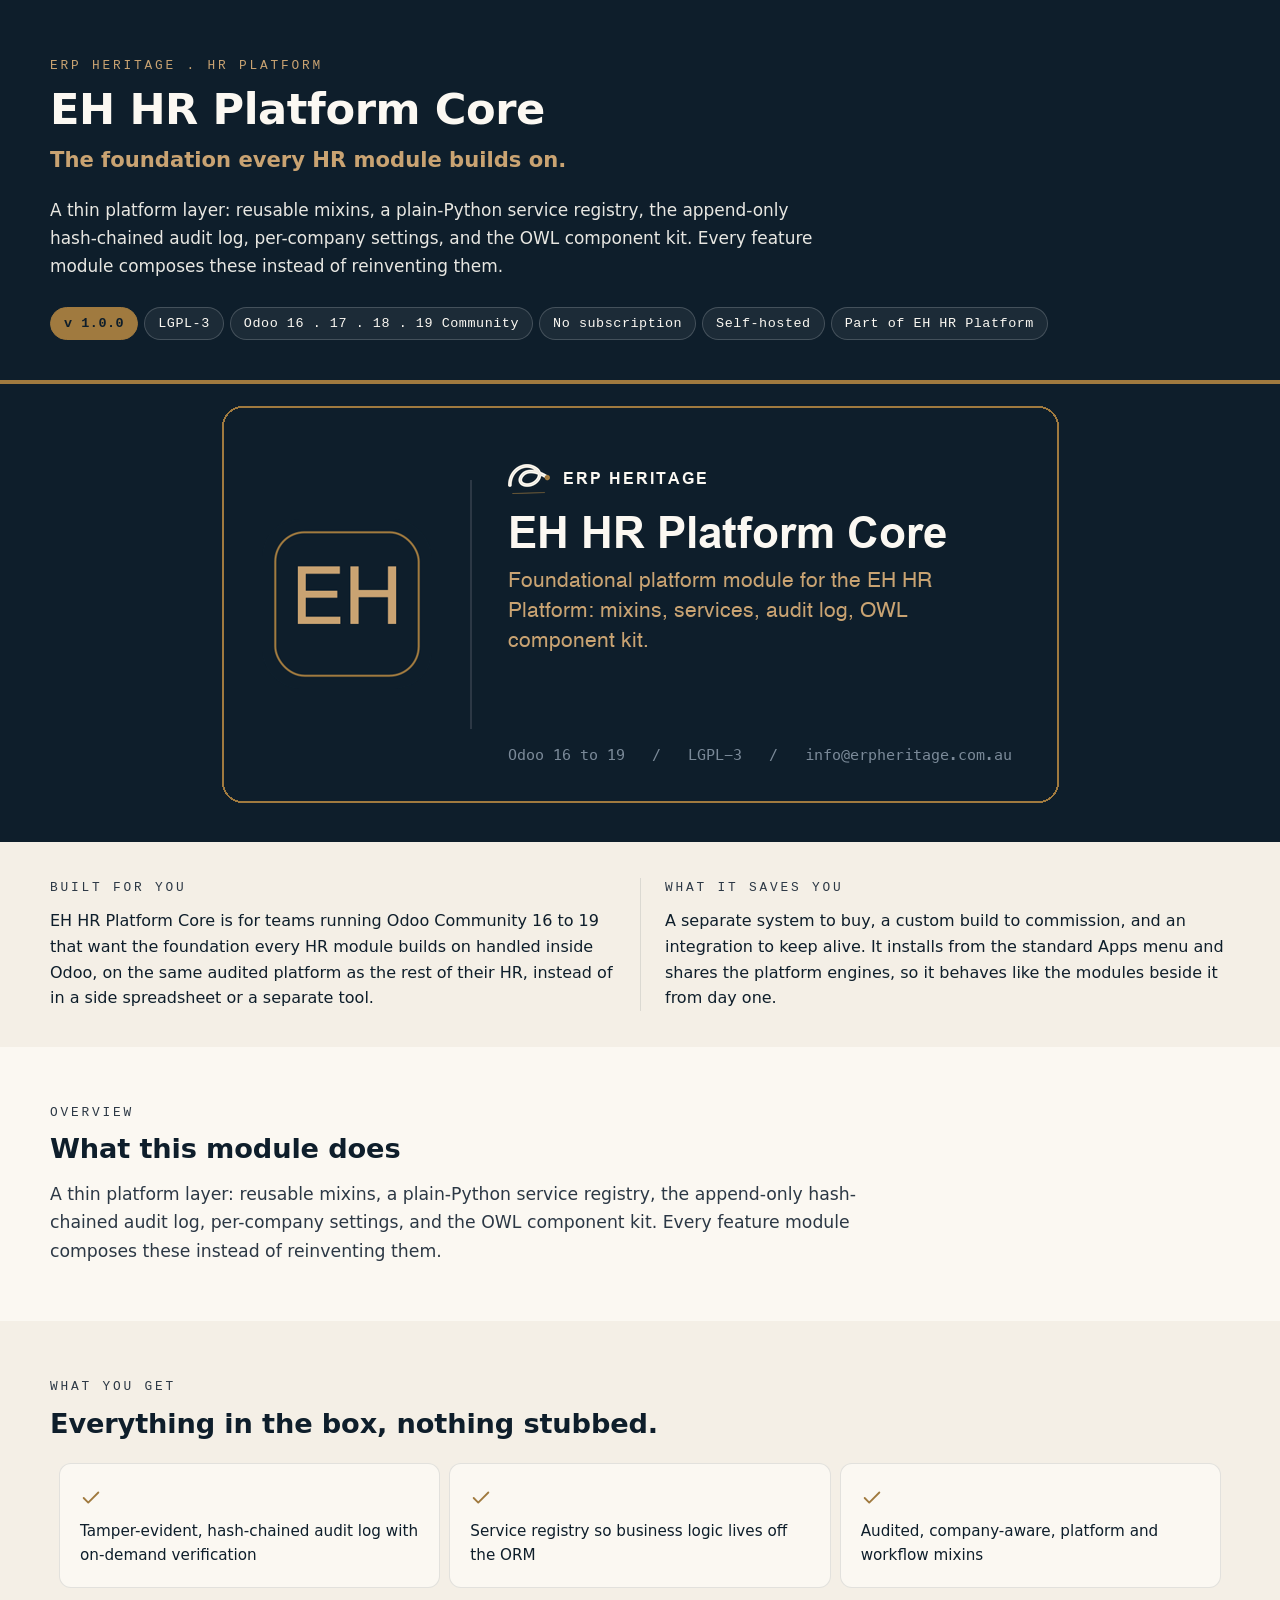
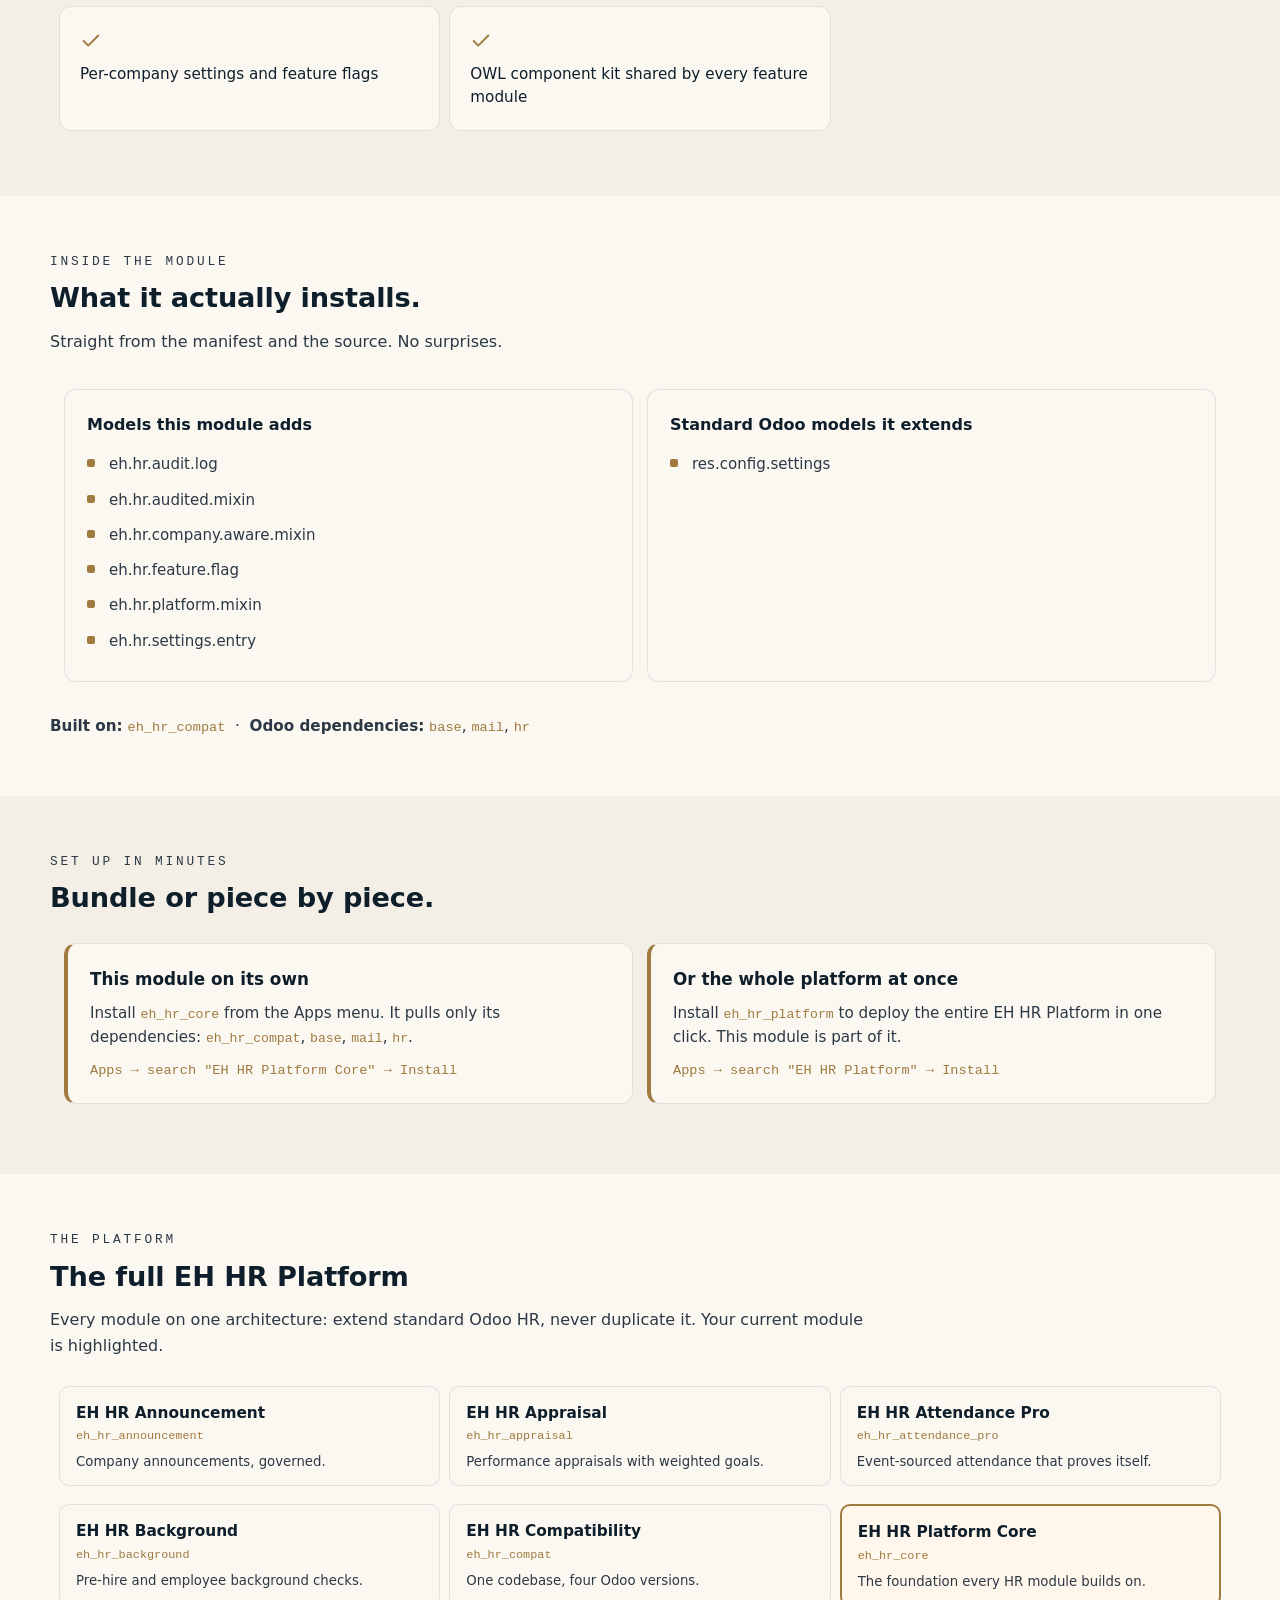
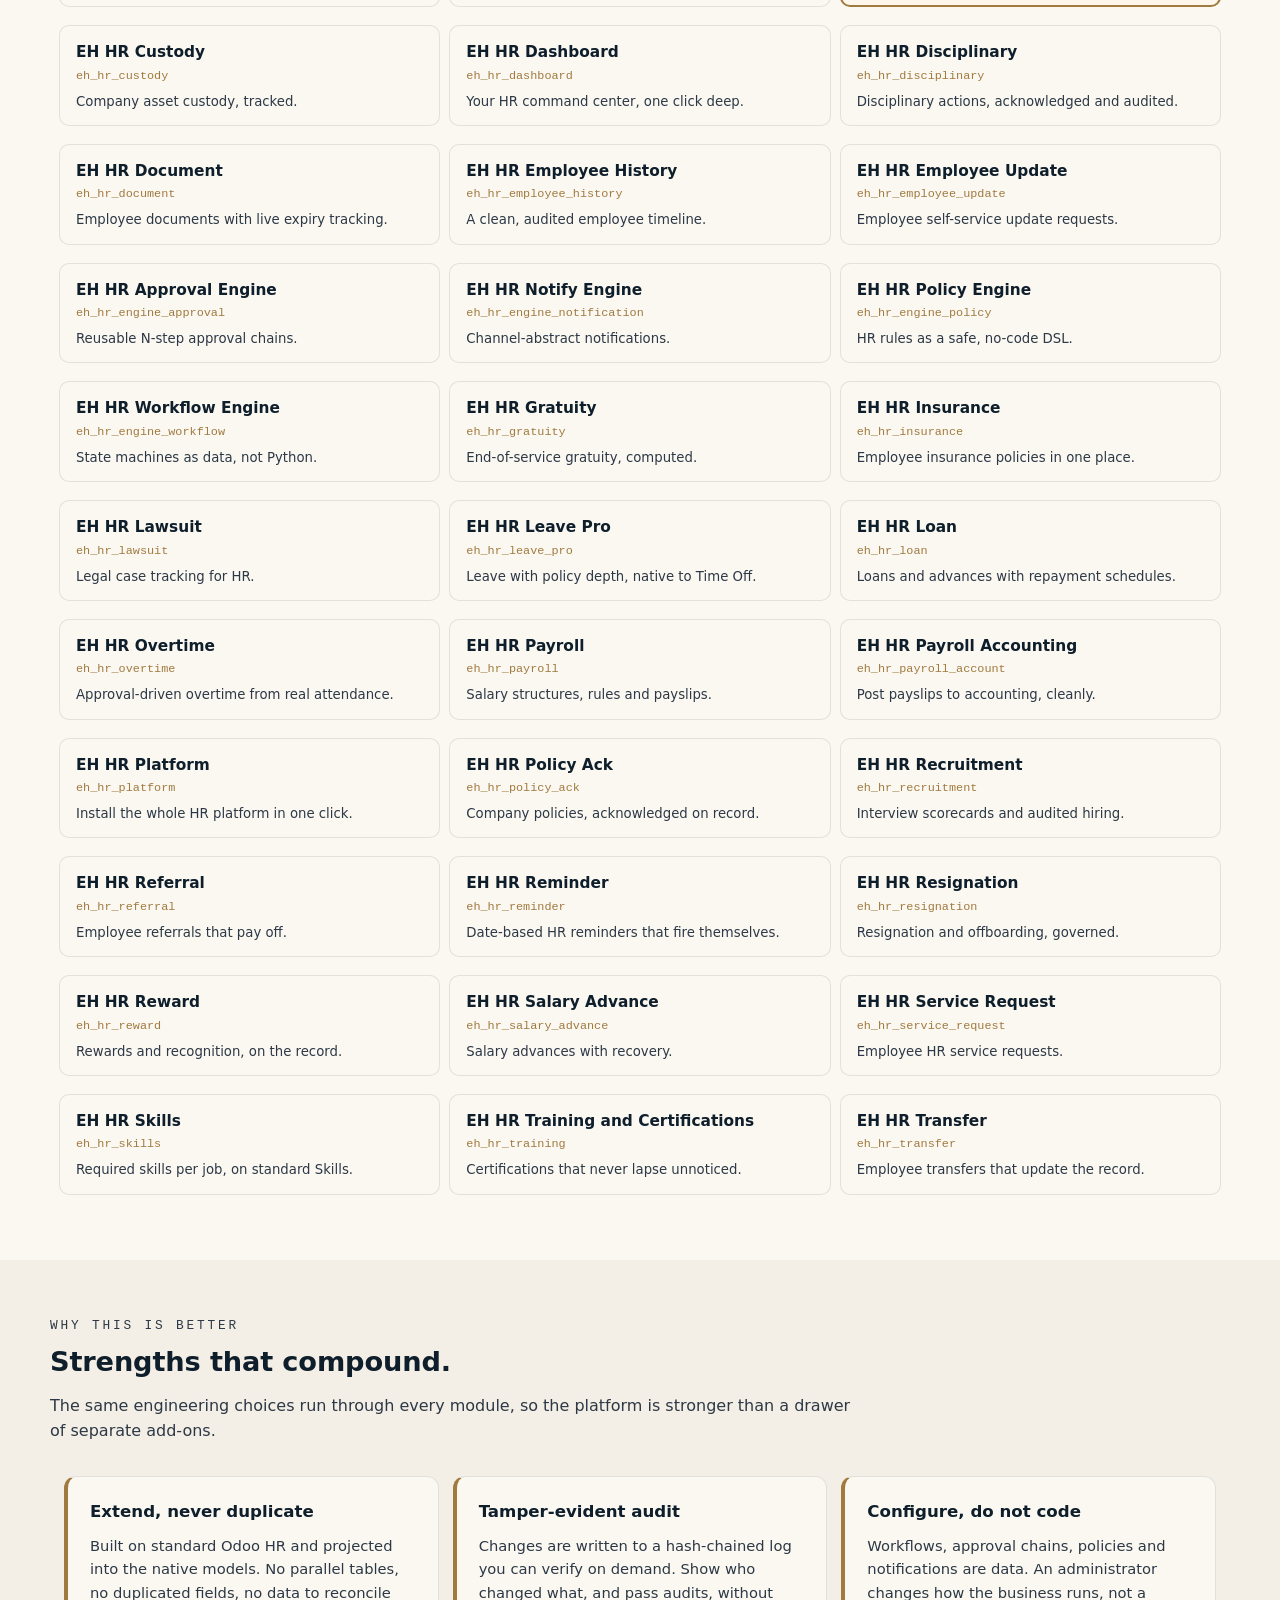
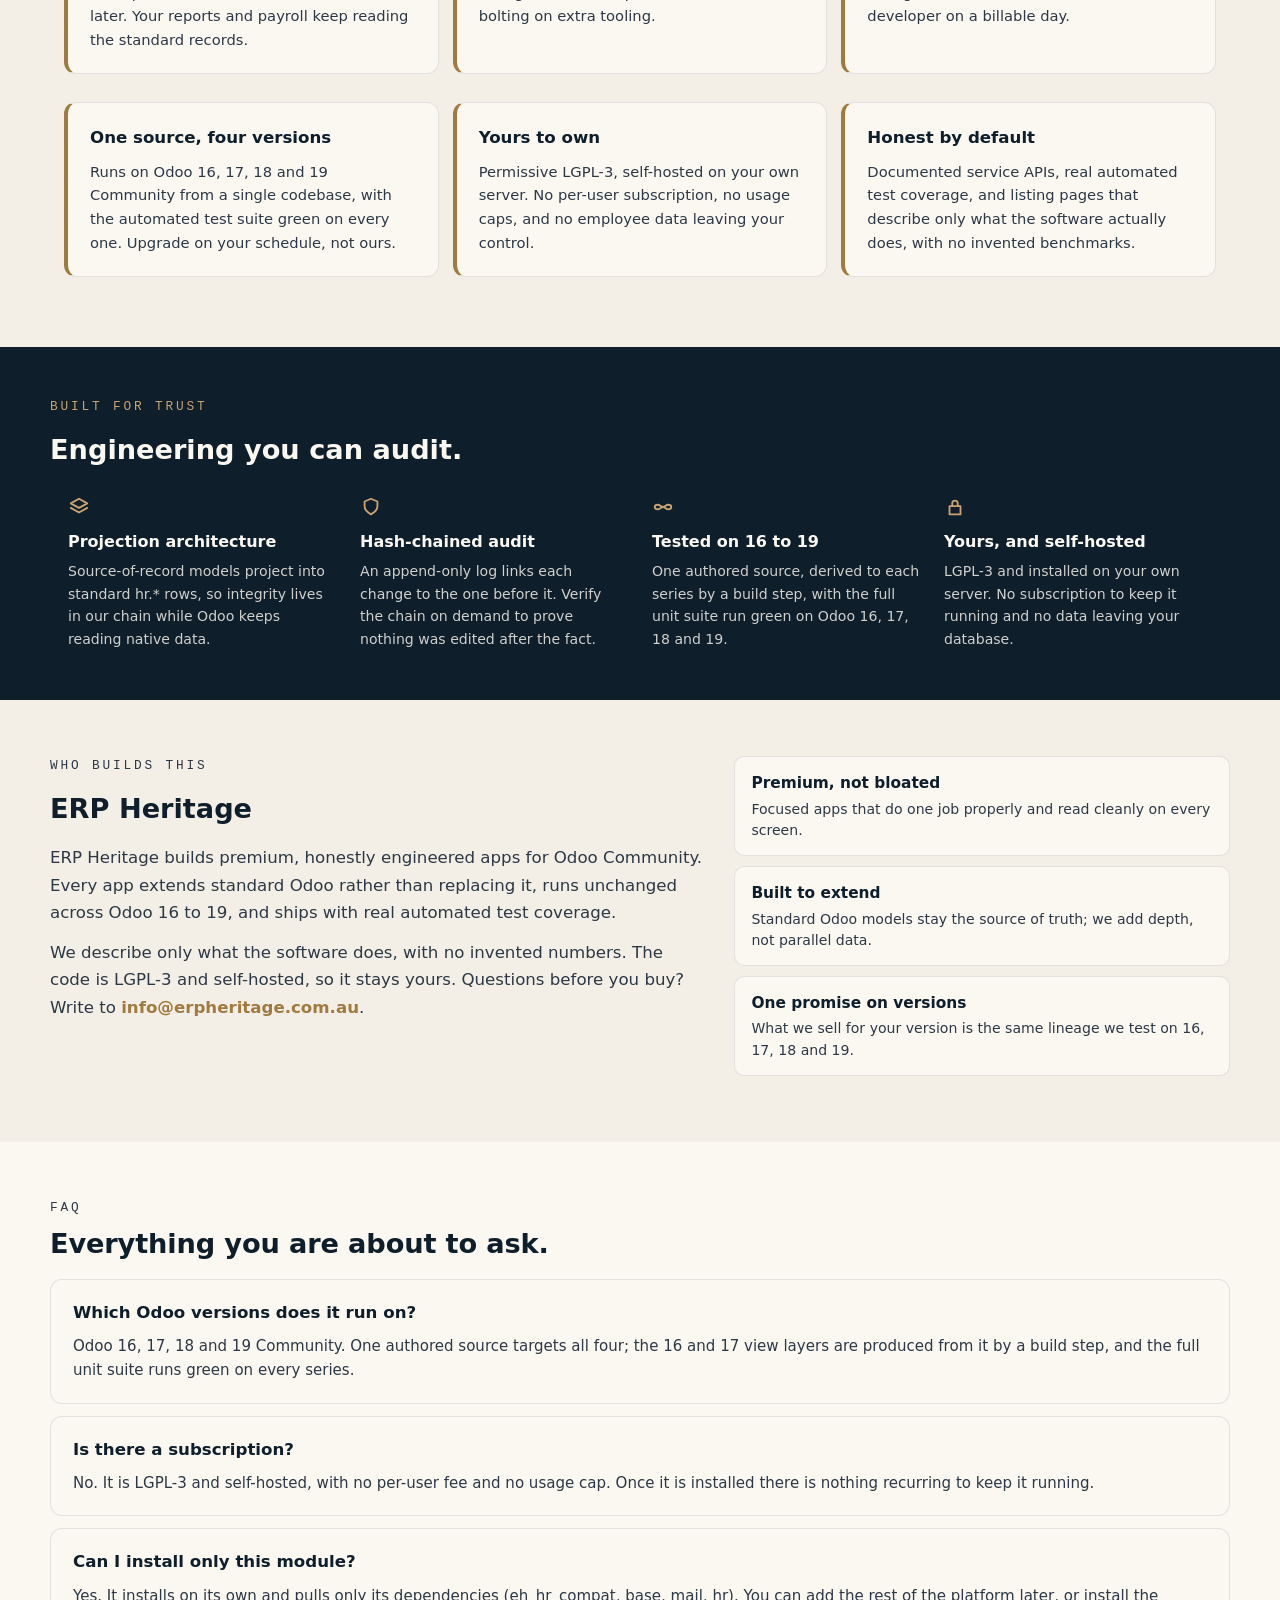
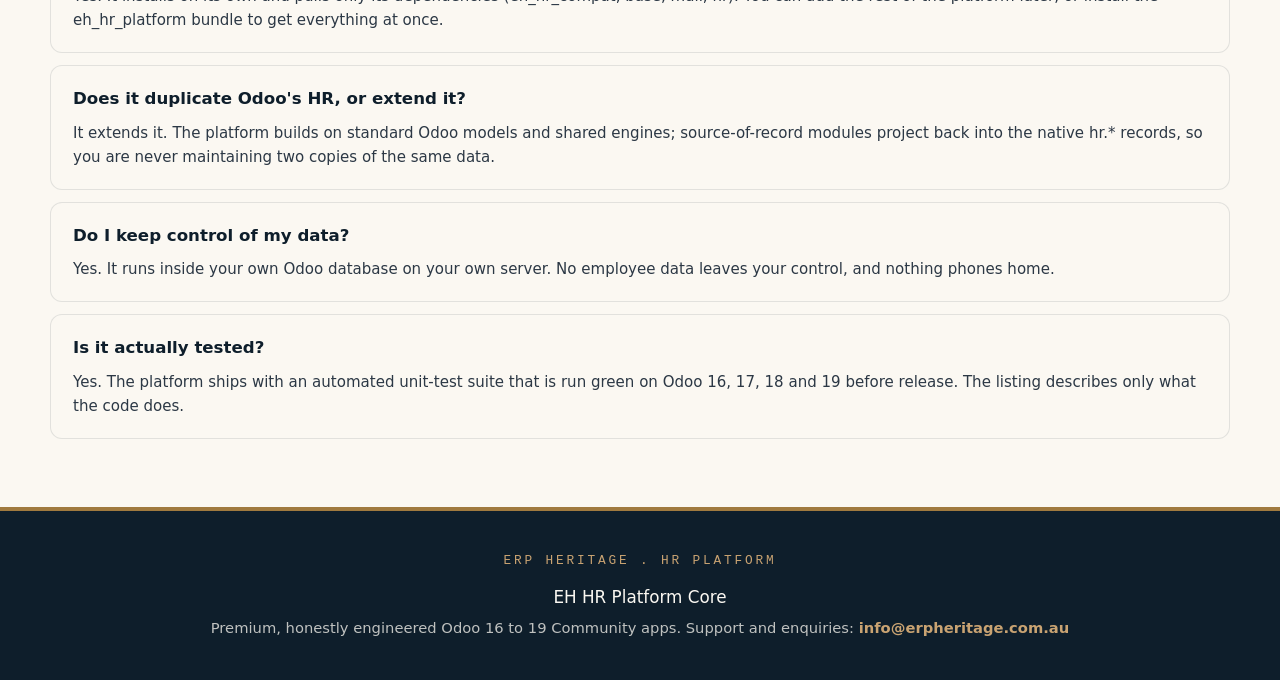
<file: eh_hr_attendance_geofence-19.0.1.0.0/eh_hr_core/static/description/index.html>
<!DOCTYPE html><html lang="en"><head><meta charset="UTF-8"/><meta name="viewport" content="width=device-width, initial-scale=1"/><title>EH HR Platform Core | ERP Heritage</title><meta name="description" content="Foundational platform module for the EH HR Platform: mixins, services, audit log, OWL component kit."/></head><body style="margin:0;padding:0;background-color:#FBF8F2;color:#0E1E2B;font-family:'DM Sans',-apple-system,BlinkMacSystemFont,'Segoe UI',Roboto,system-ui,sans-serif;font-size:16px;line-height:1.6;font-weight:400;"><header style="background-color:#0E1E2B;color:#FBF8F2;padding:56px 24px 40px 24px;border-bottom:4px solid #A07A3F;"><div style="max-width:1180px;margin:0 auto;"><div style="font-family:'DM Mono',ui-monospace,'SF Mono',Menlo,monospace;font-size:0.8rem;letter-spacing:0.22em;text-transform:uppercase;color:#C9A372;font-weight:500;margin-bottom:10px;">ERP Heritage . HR Platform</div><h1 style="font-size:2.7rem;line-height:1.08;margin:0 0 10px 0;font-weight:700;letter-spacing:-0.01em;color:#FBF8F2;">EH HR Platform Core</h1><p style="margin:0;font-size:1.32rem;font-weight:600;color:#C9A372;">The foundation every HR module builds on.</p><p style="margin:20px 0 0 0;font-size:1.06rem;line-height:1.65;max-width:780px;color:rgba(251,248,242,0.92);">A thin platform layer: reusable mixins, a plain-Python service registry, the append-only hash-chained audit log, per-company settings, and the OWL component kit. Every feature module composes these instead of reinventing them.</p><div style="margin-top:22px;"><span style="display:inline-block;background-color:#A07A3F;border:1px solid #A07A3F;color:#0E1E2B;font-weight:600;padding:5px 13px;border-radius:999px;font-size:0.84rem;letter-spacing:0.04em;font-family:'DM Mono',ui-monospace,'SF Mono',Menlo,monospace;margin:4px 6px 0 0;">v 1.0.0</span><span style="display:inline-block;background-color:rgba(255,255,255,0.06);border:1px solid rgba(255,255,255,0.18);color:#FBF8F2;padding:5px 13px;border-radius:999px;font-size:0.84rem;letter-spacing:0.04em;font-family:'DM Mono',ui-monospace,'SF Mono',Menlo,monospace;margin:4px 6px 0 0;">LGPL-3</span><span style="display:inline-block;background-color:rgba(255,255,255,0.06);border:1px solid rgba(255,255,255,0.18);color:#FBF8F2;padding:5px 13px;border-radius:999px;font-size:0.84rem;letter-spacing:0.04em;font-family:'DM Mono',ui-monospace,'SF Mono',Menlo,monospace;margin:4px 6px 0 0;">Odoo 16 . 17 . 18 . 19 Community</span><span style="display:inline-block;background-color:rgba(255,255,255,0.06);border:1px solid rgba(255,255,255,0.18);color:#FBF8F2;padding:5px 13px;border-radius:999px;font-size:0.84rem;letter-spacing:0.04em;font-family:'DM Mono',ui-monospace,'SF Mono',Menlo,monospace;margin:4px 6px 0 0;">No subscription</span><span style="display:inline-block;background-color:rgba(255,255,255,0.06);border:1px solid rgba(255,255,255,0.18);color:#FBF8F2;padding:5px 13px;border-radius:999px;font-size:0.84rem;letter-spacing:0.04em;font-family:'DM Mono',ui-monospace,'SF Mono',Menlo,monospace;margin:4px 6px 0 0;">Self-hosted</span><span style="display:inline-block;background-color:rgba(255,255,255,0.06);border:1px solid rgba(255,255,255,0.18);color:#FBF8F2;padding:5px 13px;border-radius:999px;font-size:0.84rem;letter-spacing:0.04em;font-family:'DM Mono',ui-monospace,'SF Mono',Menlo,monospace;margin:4px 6px 0 0;">Part of EH HR Platform</span></div></div></header><div style="background-color:#0E1E2B;padding:0 24px 10px 24px;text-align:center;"><img src="banner.png" alt="EH HR Platform Core by ERP Heritage" style="max-width:100%;height:auto;border-radius:10px;"/></div><section style="padding:36px 0;background-color:#F4EFE6;"><div style="max-width:1180px;margin:0 auto;padding:0 24px;"><div style="display:table;width:100%;border-collapse:separate;border-spacing:0;"><div style="display:table-cell;width:50%;vertical-align:top;padding-right:24px;"><div style="font-family:'DM Mono',ui-monospace,'SF Mono',Menlo,monospace;font-size:0.8rem;letter-spacing:0.22em;text-transform:uppercase;color:#2C3845;font-weight:500;margin-bottom:10px;">Built for you</div><p style="margin:0;color:#0E1E2B;font-size:1.0rem;line-height:1.6;">EH HR Platform Core is for teams running Odoo Community 16 to 19 that want the foundation every HR module builds on handled inside Odoo, on the same audited platform as the rest of their HR, instead of in a side spreadsheet or a separate tool.</p></div><div style="display:table-cell;width:50%;vertical-align:top;padding-left:24px;border-left:1px solid rgba(44,56,69,0.12);"><div style="font-family:'DM Mono',ui-monospace,'SF Mono',Menlo,monospace;font-size:0.8rem;letter-spacing:0.22em;text-transform:uppercase;color:#2C3845;font-weight:500;margin-bottom:10px;">What it saves you</div><p style="margin:0;color:#0E1E2B;font-size:1.0rem;line-height:1.6;">A separate system to buy, a custom build to commission, and an integration to keep alive. It installs from the standard Apps menu and shares the platform engines, so it behaves like the modules beside it from day one.</p></div></div></div></section><section style="padding:56px 0;background-color:#FBF8F2;"><div style="max-width:1180px;margin:0 auto;padding:0 24px;"><div style="font-family:'DM Mono',ui-monospace,'SF Mono',Menlo,monospace;font-size:0.8rem;letter-spacing:0.22em;text-transform:uppercase;color:#2C3845;font-weight:500;margin-bottom:10px;">Overview</div><h3 style="font-size:1.7rem;line-height:1.2;margin:0 0 14px 0;font-weight:600;letter-spacing:-0.005em;color:#0E1E2B;">What this module does</h3><p style="margin:0;font-size:1.08rem;line-height:1.65;max-width:820px;color:#2C3845;">A thin platform layer: reusable mixins, a plain-Python service registry, the append-only hash-chained audit log, per-company settings, and the OWL component kit. Every feature module composes these instead of reinventing them.</p></div></section><section style="padding:56px 0;background-color:#F4EFE6;"><div style="max-width:1180px;margin:0 auto;padding:0 24px;"><div style="font-family:'DM Mono',ui-monospace,'SF Mono',Menlo,monospace;font-size:0.8rem;letter-spacing:0.22em;text-transform:uppercase;color:#2C3845;font-weight:500;margin-bottom:10px;">What you get</div><h3 style="font-size:1.7rem;line-height:1.2;margin:0 0 14px 0;font-weight:600;letter-spacing:-0.005em;color:#0E1E2B;">Everything in the box, nothing stubbed.</h3><div style="margin-top:6px;"><div style="display:table;width:100%;border-collapse:separate;border-spacing:9px;"><div style="display:table-cell;width:33.33%;vertical-align:top;background-color:#FBF8F2;border:1px solid rgba(44,56,69,0.12);border-radius:12px;padding:20px;"><svg width="22" height="22" viewBox="0 0 24 24" fill="none" style="vertical-align:middle;"><path d="M20 6 9 17l-5-5" stroke="#A07A3F" stroke-width="2" stroke-linecap="round" stroke-linejoin="round"/></svg><p style="margin:10px 0 0 0;font-size:0.95rem;color:#0E1E2B;line-height:1.55;font-weight:500;">Tamper-evident, hash-chained audit log with on-demand verification</p></div><div style="display:table-cell;width:33.33%;vertical-align:top;background-color:#FBF8F2;border:1px solid rgba(44,56,69,0.12);border-radius:12px;padding:20px;"><svg width="22" height="22" viewBox="0 0 24 24" fill="none" style="vertical-align:middle;"><path d="M20 6 9 17l-5-5" stroke="#A07A3F" stroke-width="2" stroke-linecap="round" stroke-linejoin="round"/></svg><p style="margin:10px 0 0 0;font-size:0.95rem;color:#0E1E2B;line-height:1.55;font-weight:500;">Service registry so business logic lives off the ORM</p></div><div style="display:table-cell;width:33.33%;vertical-align:top;background-color:#FBF8F2;border:1px solid rgba(44,56,69,0.12);border-radius:12px;padding:20px;"><svg width="22" height="22" viewBox="0 0 24 24" fill="none" style="vertical-align:middle;"><path d="M20 6 9 17l-5-5" stroke="#A07A3F" stroke-width="2" stroke-linecap="round" stroke-linejoin="round"/></svg><p style="margin:10px 0 0 0;font-size:0.95rem;color:#0E1E2B;line-height:1.55;font-weight:500;">Audited, company-aware, platform and workflow mixins</p></div></div><div style="display:table;width:100%;border-collapse:separate;border-spacing:9px;"><div style="display:table-cell;width:33.33%;vertical-align:top;background-color:#FBF8F2;border:1px solid rgba(44,56,69,0.12);border-radius:12px;padding:20px;"><svg width="22" height="22" viewBox="0 0 24 24" fill="none" style="vertical-align:middle;"><path d="M20 6 9 17l-5-5" stroke="#A07A3F" stroke-width="2" stroke-linecap="round" stroke-linejoin="round"/></svg><p style="margin:10px 0 0 0;font-size:0.95rem;color:#0E1E2B;line-height:1.55;font-weight:500;">Per-company settings and feature flags</p></div><div style="display:table-cell;width:33.33%;vertical-align:top;background-color:#FBF8F2;border:1px solid rgba(44,56,69,0.12);border-radius:12px;padding:20px;"><svg width="22" height="22" viewBox="0 0 24 24" fill="none" style="vertical-align:middle;"><path d="M20 6 9 17l-5-5" stroke="#A07A3F" stroke-width="2" stroke-linecap="round" stroke-linejoin="round"/></svg><p style="margin:10px 0 0 0;font-size:0.95rem;color:#0E1E2B;line-height:1.55;font-weight:500;">OWL component kit shared by every feature module</p></div><div style="display:table-cell;width:33.33%;"></div></div></div></div></section><section style="padding:56px 0;background-color:#FBF8F2;"><div style="max-width:1180px;margin:0 auto;padding:0 24px;"><div style="font-family:'DM Mono',ui-monospace,'SF Mono',Menlo,monospace;font-size:0.8rem;letter-spacing:0.22em;text-transform:uppercase;color:#2C3845;font-weight:500;margin-bottom:10px;">Inside the module</div><h3 style="font-size:1.7rem;line-height:1.2;margin:0 0 14px 0;font-weight:600;letter-spacing:-0.005em;color:#0E1E2B;">What it actually installs.</h3><p style="margin:0 0 20px 0;color:#2C3845;font-size:1.0rem;max-width:820px;">Straight from the manifest and the source. No surprises.</p><div style="display:table;width:100%;border-collapse:separate;border-spacing:14px;"><div style="display:table-cell;width:50%;vertical-align:top;background-color:#FBF8F2;border:1px solid rgba(44,56,69,0.12);border-radius:12px;padding:22px;"><p style="margin:0 0 10px 0;font-weight:600;color:#0E1E2B;">Models this module adds</p><ul style="list-style:none;padding:0;margin:0;"><li style="position:relative;padding:6px 0 6px 22px;color:#2C3845;font-size:0.94rem;line-height:1.55;"><span style="position:absolute;left:0;top:12px;width:8px;height:8px;border-radius:2px;background-color:#A07A3F;"></span>eh.hr.audit.log</li><li style="position:relative;padding:6px 0 6px 22px;color:#2C3845;font-size:0.94rem;line-height:1.55;"><span style="position:absolute;left:0;top:12px;width:8px;height:8px;border-radius:2px;background-color:#A07A3F;"></span>eh.hr.audited.mixin</li><li style="position:relative;padding:6px 0 6px 22px;color:#2C3845;font-size:0.94rem;line-height:1.55;"><span style="position:absolute;left:0;top:12px;width:8px;height:8px;border-radius:2px;background-color:#A07A3F;"></span>eh.hr.company.aware.mixin</li><li style="position:relative;padding:6px 0 6px 22px;color:#2C3845;font-size:0.94rem;line-height:1.55;"><span style="position:absolute;left:0;top:12px;width:8px;height:8px;border-radius:2px;background-color:#A07A3F;"></span>eh.hr.feature.flag</li><li style="position:relative;padding:6px 0 6px 22px;color:#2C3845;font-size:0.94rem;line-height:1.55;"><span style="position:absolute;left:0;top:12px;width:8px;height:8px;border-radius:2px;background-color:#A07A3F;"></span>eh.hr.platform.mixin</li><li style="position:relative;padding:6px 0 6px 22px;color:#2C3845;font-size:0.94rem;line-height:1.55;"><span style="position:absolute;left:0;top:12px;width:8px;height:8px;border-radius:2px;background-color:#A07A3F;"></span>eh.hr.settings.entry</li></ul></div><div style="display:table-cell;width:50%;vertical-align:top;background-color:#FBF8F2;border:1px solid rgba(44,56,69,0.12);border-radius:12px;padding:22px;"><p style="margin:0 0 10px 0;font-weight:600;color:#0E1E2B;">Standard Odoo models it extends</p><ul style="list-style:none;padding:0;margin:0;"><li style="position:relative;padding:6px 0 6px 22px;color:#2C3845;font-size:0.94rem;line-height:1.55;"><span style="position:absolute;left:0;top:12px;width:8px;height:8px;border-radius:2px;background-color:#A07A3F;"></span>res.config.settings</li></ul></div></div><p style="margin:18px 0 0 0;color:#2C3845;font-size:0.95rem;line-height:1.7;"><strong>Built on:</strong> <code style="font-family:'DM Mono',ui-monospace,'SF Mono',Menlo,monospace;font-size:0.85rem;color:#A07A3F;">eh_hr_compat</code> &nbsp;&middot;&nbsp; <strong>Odoo dependencies:</strong> <code style="font-family:'DM Mono',ui-monospace,'SF Mono',Menlo,monospace;font-size:0.85rem;color:#A07A3F;">base</code>, <code style="font-family:'DM Mono',ui-monospace,'SF Mono',Menlo,monospace;font-size:0.85rem;color:#A07A3F;">mail</code>, <code style="font-family:'DM Mono',ui-monospace,'SF Mono',Menlo,monospace;font-size:0.85rem;color:#A07A3F;">hr</code></p></div></section><section style="padding:56px 0;background-color:#F4EFE6;"><div style="max-width:1180px;margin:0 auto;padding:0 24px;"><div style="font-family:'DM Mono',ui-monospace,'SF Mono',Menlo,monospace;font-size:0.8rem;letter-spacing:0.22em;text-transform:uppercase;color:#2C3845;font-weight:500;margin-bottom:10px;">Set up in minutes</div><h3 style="font-size:1.7rem;line-height:1.2;margin:0 0 14px 0;font-weight:600;letter-spacing:-0.005em;color:#0E1E2B;">Bundle or piece by piece.</h3><div style="display:table;width:100%;border-collapse:separate;border-spacing:14px;"><div style="display:table-cell;width:50%;vertical-align:top;background-color:#FBF8F2;border:1px solid rgba(44,56,69,0.12);border-left:4px solid #A07A3F;border-radius:12px;padding:22px;"><h4 style="margin:0 0 8px 0;font-size:1.05rem;color:#0E1E2B;">This module on its own</h4><p style="margin:0;color:#2C3845;font-size:0.95rem;line-height:1.6;">Install <code style="font-family:'DM Mono',ui-monospace,'SF Mono',Menlo,monospace;font-size:0.82rem;color:#A07A3F;">eh_hr_core</code> from the Apps menu. It pulls only its dependencies: <code style="font-family:'DM Mono',ui-monospace,'SF Mono',Menlo,monospace;font-size:0.82rem;color:#A07A3F;">eh_hr_compat</code>, <code style="font-family:'DM Mono',ui-monospace,'SF Mono',Menlo,monospace;font-size:0.82rem;color:#A07A3F;">base</code>, <code style="font-family:'DM Mono',ui-monospace,'SF Mono',Menlo,monospace;font-size:0.82rem;color:#A07A3F;">mail</code>, <code style="font-family:'DM Mono',ui-monospace,'SF Mono',Menlo,monospace;font-size:0.82rem;color:#A07A3F;">hr</code>.</p><p style="margin:10px 0 0 0;font-family:'DM Mono',ui-monospace,'SF Mono',Menlo,monospace;font-size:0.85rem;color:#A07A3F;">Apps &rarr; search "EH HR Platform Core" &rarr; Install</p></div><div style="display:table-cell;width:50%;vertical-align:top;background-color:#FBF8F2;border:1px solid rgba(44,56,69,0.12);border-left:4px solid #A07A3F;border-radius:12px;padding:22px;"><h4 style="margin:0 0 8px 0;font-size:1.05rem;color:#0E1E2B;">Or the whole platform at once</h4><p style="margin:0;color:#2C3845;font-size:0.95rem;line-height:1.6;">Install <code style="font-family:'DM Mono',ui-monospace,'SF Mono',Menlo,monospace;font-size:0.82rem;color:#A07A3F;">eh_hr_platform</code> to deploy the entire EH HR Platform in one click. This module is part of it.</p><p style="margin:10px 0 0 0;font-family:'DM Mono',ui-monospace,'SF Mono',Menlo,monospace;font-size:0.85rem;color:#A07A3F;">Apps &rarr; search "EH HR Platform" &rarr; Install</p></div></div></div></section><section style="padding:56px 0;background-color:#FBF8F2;"><div style="max-width:1180px;margin:0 auto;padding:0 24px;"><div style="font-family:'DM Mono',ui-monospace,'SF Mono',Menlo,monospace;font-size:0.8rem;letter-spacing:0.22em;text-transform:uppercase;color:#2C3845;font-weight:500;margin-bottom:10px;">The platform</div><h3 style="font-size:1.7rem;line-height:1.2;margin:0 0 14px 0;font-weight:600;letter-spacing:-0.005em;color:#0E1E2B;">The full EH HR Platform</h3><p style="margin:0 0 8px 0;color:#2C3845;font-size:1.0rem;max-width:820px;">Every module on one architecture: extend standard Odoo HR, never duplicate it. Your current module is highlighted.</p><div style="margin-top:18px;"><div style="display:table;width:100%;border-collapse:separate;border-spacing:9px;"><div style="display:table-cell;width:33.33%;vertical-align:top;background-color:#FBF8F2;border:1px solid rgba(44,56,69,0.12);border-radius:10px;padding:14px 16px;"><div style="font-weight:600;color:#0E1E2B;font-size:0.96rem;">EH HR Announcement</div><div style="font-family:'DM Mono',ui-monospace,'SF Mono',Menlo,monospace;font-size:0.74rem;color:#A07A3F;margin:2px 0 6px 0;">eh_hr_announcement</div><div style="font-size:0.83rem;color:#2C3845;line-height:1.45;">Company announcements, governed.</div></div><div style="display:table-cell;width:33.33%;vertical-align:top;background-color:#FBF8F2;border:1px solid rgba(44,56,69,0.12);border-radius:10px;padding:14px 16px;"><div style="font-weight:600;color:#0E1E2B;font-size:0.96rem;">EH HR Appraisal</div><div style="font-family:'DM Mono',ui-monospace,'SF Mono',Menlo,monospace;font-size:0.74rem;color:#A07A3F;margin:2px 0 6px 0;">eh_hr_appraisal</div><div style="font-size:0.83rem;color:#2C3845;line-height:1.45;">Performance appraisals with weighted goals.</div></div><div style="display:table-cell;width:33.33%;vertical-align:top;background-color:#FBF8F2;border:1px solid rgba(44,56,69,0.12);border-radius:10px;padding:14px 16px;"><div style="font-weight:600;color:#0E1E2B;font-size:0.96rem;">EH HR Attendance Pro</div><div style="font-family:'DM Mono',ui-monospace,'SF Mono',Menlo,monospace;font-size:0.74rem;color:#A07A3F;margin:2px 0 6px 0;">eh_hr_attendance_pro</div><div style="font-size:0.83rem;color:#2C3845;line-height:1.45;">Event-sourced attendance that proves itself.</div></div></div><div style="display:table;width:100%;border-collapse:separate;border-spacing:9px;"><div style="display:table-cell;width:33.33%;vertical-align:top;background-color:#FBF8F2;border:1px solid rgba(44,56,69,0.12);border-radius:10px;padding:14px 16px;"><div style="font-weight:600;color:#0E1E2B;font-size:0.96rem;">EH HR Background</div><div style="font-family:'DM Mono',ui-monospace,'SF Mono',Menlo,monospace;font-size:0.74rem;color:#A07A3F;margin:2px 0 6px 0;">eh_hr_background</div><div style="font-size:0.83rem;color:#2C3845;line-height:1.45;">Pre-hire and employee background checks.</div></div><div style="display:table-cell;width:33.33%;vertical-align:top;background-color:#FBF8F2;border:1px solid rgba(44,56,69,0.12);border-radius:10px;padding:14px 16px;"><div style="font-weight:600;color:#0E1E2B;font-size:0.96rem;">EH HR Compatibility</div><div style="font-family:'DM Mono',ui-monospace,'SF Mono',Menlo,monospace;font-size:0.74rem;color:#A07A3F;margin:2px 0 6px 0;">eh_hr_compat</div><div style="font-size:0.83rem;color:#2C3845;line-height:1.45;">One codebase, four Odoo versions.</div></div><div style="display:table-cell;width:33.33%;vertical-align:top;background-color:#FFF7EC;border:2px solid #A07A3F;border-radius:10px;padding:14px 16px;"><div style="font-weight:600;color:#0E1E2B;font-size:0.96rem;">EH HR Platform Core</div><div style="font-family:'DM Mono',ui-monospace,'SF Mono',Menlo,monospace;font-size:0.74rem;color:#A07A3F;margin:2px 0 6px 0;">eh_hr_core</div><div style="font-size:0.83rem;color:#2C3845;line-height:1.45;">The foundation every HR module builds on.</div></div></div><div style="display:table;width:100%;border-collapse:separate;border-spacing:9px;"><div style="display:table-cell;width:33.33%;vertical-align:top;background-color:#FBF8F2;border:1px solid rgba(44,56,69,0.12);border-radius:10px;padding:14px 16px;"><div style="font-weight:600;color:#0E1E2B;font-size:0.96rem;">EH HR Custody</div><div style="font-family:'DM Mono',ui-monospace,'SF Mono',Menlo,monospace;font-size:0.74rem;color:#A07A3F;margin:2px 0 6px 0;">eh_hr_custody</div><div style="font-size:0.83rem;color:#2C3845;line-height:1.45;">Company asset custody, tracked.</div></div><div style="display:table-cell;width:33.33%;vertical-align:top;background-color:#FBF8F2;border:1px solid rgba(44,56,69,0.12);border-radius:10px;padding:14px 16px;"><div style="font-weight:600;color:#0E1E2B;font-size:0.96rem;">EH HR Dashboard</div><div style="font-family:'DM Mono',ui-monospace,'SF Mono',Menlo,monospace;font-size:0.74rem;color:#A07A3F;margin:2px 0 6px 0;">eh_hr_dashboard</div><div style="font-size:0.83rem;color:#2C3845;line-height:1.45;">Your HR command center, one click deep.</div></div><div style="display:table-cell;width:33.33%;vertical-align:top;background-color:#FBF8F2;border:1px solid rgba(44,56,69,0.12);border-radius:10px;padding:14px 16px;"><div style="font-weight:600;color:#0E1E2B;font-size:0.96rem;">EH HR Disciplinary</div><div style="font-family:'DM Mono',ui-monospace,'SF Mono',Menlo,monospace;font-size:0.74rem;color:#A07A3F;margin:2px 0 6px 0;">eh_hr_disciplinary</div><div style="font-size:0.83rem;color:#2C3845;line-height:1.45;">Disciplinary actions, acknowledged and audited.</div></div></div><div style="display:table;width:100%;border-collapse:separate;border-spacing:9px;"><div style="display:table-cell;width:33.33%;vertical-align:top;background-color:#FBF8F2;border:1px solid rgba(44,56,69,0.12);border-radius:10px;padding:14px 16px;"><div style="font-weight:600;color:#0E1E2B;font-size:0.96rem;">EH HR Document</div><div style="font-family:'DM Mono',ui-monospace,'SF Mono',Menlo,monospace;font-size:0.74rem;color:#A07A3F;margin:2px 0 6px 0;">eh_hr_document</div><div style="font-size:0.83rem;color:#2C3845;line-height:1.45;">Employee documents with live expiry tracking.</div></div><div style="display:table-cell;width:33.33%;vertical-align:top;background-color:#FBF8F2;border:1px solid rgba(44,56,69,0.12);border-radius:10px;padding:14px 16px;"><div style="font-weight:600;color:#0E1E2B;font-size:0.96rem;">EH HR Employee History</div><div style="font-family:'DM Mono',ui-monospace,'SF Mono',Menlo,monospace;font-size:0.74rem;color:#A07A3F;margin:2px 0 6px 0;">eh_hr_employee_history</div><div style="font-size:0.83rem;color:#2C3845;line-height:1.45;">A clean, audited employee timeline.</div></div><div style="display:table-cell;width:33.33%;vertical-align:top;background-color:#FBF8F2;border:1px solid rgba(44,56,69,0.12);border-radius:10px;padding:14px 16px;"><div style="font-weight:600;color:#0E1E2B;font-size:0.96rem;">EH HR Employee Update</div><div style="font-family:'DM Mono',ui-monospace,'SF Mono',Menlo,monospace;font-size:0.74rem;color:#A07A3F;margin:2px 0 6px 0;">eh_hr_employee_update</div><div style="font-size:0.83rem;color:#2C3845;line-height:1.45;">Employee self-service update requests.</div></div></div><div style="display:table;width:100%;border-collapse:separate;border-spacing:9px;"><div style="display:table-cell;width:33.33%;vertical-align:top;background-color:#FBF8F2;border:1px solid rgba(44,56,69,0.12);border-radius:10px;padding:14px 16px;"><div style="font-weight:600;color:#0E1E2B;font-size:0.96rem;">EH HR Approval Engine</div><div style="font-family:'DM Mono',ui-monospace,'SF Mono',Menlo,monospace;font-size:0.74rem;color:#A07A3F;margin:2px 0 6px 0;">eh_hr_engine_approval</div><div style="font-size:0.83rem;color:#2C3845;line-height:1.45;">Reusable N-step approval chains.</div></div><div style="display:table-cell;width:33.33%;vertical-align:top;background-color:#FBF8F2;border:1px solid rgba(44,56,69,0.12);border-radius:10px;padding:14px 16px;"><div style="font-weight:600;color:#0E1E2B;font-size:0.96rem;">EH HR Notify Engine</div><div style="font-family:'DM Mono',ui-monospace,'SF Mono',Menlo,monospace;font-size:0.74rem;color:#A07A3F;margin:2px 0 6px 0;">eh_hr_engine_notification</div><div style="font-size:0.83rem;color:#2C3845;line-height:1.45;">Channel-abstract notifications.</div></div><div style="display:table-cell;width:33.33%;vertical-align:top;background-color:#FBF8F2;border:1px solid rgba(44,56,69,0.12);border-radius:10px;padding:14px 16px;"><div style="font-weight:600;color:#0E1E2B;font-size:0.96rem;">EH HR Policy Engine</div><div style="font-family:'DM Mono',ui-monospace,'SF Mono',Menlo,monospace;font-size:0.74rem;color:#A07A3F;margin:2px 0 6px 0;">eh_hr_engine_policy</div><div style="font-size:0.83rem;color:#2C3845;line-height:1.45;">HR rules as a safe, no-code DSL.</div></div></div><div style="display:table;width:100%;border-collapse:separate;border-spacing:9px;"><div style="display:table-cell;width:33.33%;vertical-align:top;background-color:#FBF8F2;border:1px solid rgba(44,56,69,0.12);border-radius:10px;padding:14px 16px;"><div style="font-weight:600;color:#0E1E2B;font-size:0.96rem;">EH HR Workflow Engine</div><div style="font-family:'DM Mono',ui-monospace,'SF Mono',Menlo,monospace;font-size:0.74rem;color:#A07A3F;margin:2px 0 6px 0;">eh_hr_engine_workflow</div><div style="font-size:0.83rem;color:#2C3845;line-height:1.45;">State machines as data, not Python.</div></div><div style="display:table-cell;width:33.33%;vertical-align:top;background-color:#FBF8F2;border:1px solid rgba(44,56,69,0.12);border-radius:10px;padding:14px 16px;"><div style="font-weight:600;color:#0E1E2B;font-size:0.96rem;">EH HR Gratuity</div><div style="font-family:'DM Mono',ui-monospace,'SF Mono',Menlo,monospace;font-size:0.74rem;color:#A07A3F;margin:2px 0 6px 0;">eh_hr_gratuity</div><div style="font-size:0.83rem;color:#2C3845;line-height:1.45;">End-of-service gratuity, computed.</div></div><div style="display:table-cell;width:33.33%;vertical-align:top;background-color:#FBF8F2;border:1px solid rgba(44,56,69,0.12);border-radius:10px;padding:14px 16px;"><div style="font-weight:600;color:#0E1E2B;font-size:0.96rem;">EH HR Insurance</div><div style="font-family:'DM Mono',ui-monospace,'SF Mono',Menlo,monospace;font-size:0.74rem;color:#A07A3F;margin:2px 0 6px 0;">eh_hr_insurance</div><div style="font-size:0.83rem;color:#2C3845;line-height:1.45;">Employee insurance policies in one place.</div></div></div><div style="display:table;width:100%;border-collapse:separate;border-spacing:9px;"><div style="display:table-cell;width:33.33%;vertical-align:top;background-color:#FBF8F2;border:1px solid rgba(44,56,69,0.12);border-radius:10px;padding:14px 16px;"><div style="font-weight:600;color:#0E1E2B;font-size:0.96rem;">EH HR Lawsuit</div><div style="font-family:'DM Mono',ui-monospace,'SF Mono',Menlo,monospace;font-size:0.74rem;color:#A07A3F;margin:2px 0 6px 0;">eh_hr_lawsuit</div><div style="font-size:0.83rem;color:#2C3845;line-height:1.45;">Legal case tracking for HR.</div></div><div style="display:table-cell;width:33.33%;vertical-align:top;background-color:#FBF8F2;border:1px solid rgba(44,56,69,0.12);border-radius:10px;padding:14px 16px;"><div style="font-weight:600;color:#0E1E2B;font-size:0.96rem;">EH HR Leave Pro</div><div style="font-family:'DM Mono',ui-monospace,'SF Mono',Menlo,monospace;font-size:0.74rem;color:#A07A3F;margin:2px 0 6px 0;">eh_hr_leave_pro</div><div style="font-size:0.83rem;color:#2C3845;line-height:1.45;">Leave with policy depth, native to Time Off.</div></div><div style="display:table-cell;width:33.33%;vertical-align:top;background-color:#FBF8F2;border:1px solid rgba(44,56,69,0.12);border-radius:10px;padding:14px 16px;"><div style="font-weight:600;color:#0E1E2B;font-size:0.96rem;">EH HR Loan</div><div style="font-family:'DM Mono',ui-monospace,'SF Mono',Menlo,monospace;font-size:0.74rem;color:#A07A3F;margin:2px 0 6px 0;">eh_hr_loan</div><div style="font-size:0.83rem;color:#2C3845;line-height:1.45;">Loans and advances with repayment schedules.</div></div></div><div style="display:table;width:100%;border-collapse:separate;border-spacing:9px;"><div style="display:table-cell;width:33.33%;vertical-align:top;background-color:#FBF8F2;border:1px solid rgba(44,56,69,0.12);border-radius:10px;padding:14px 16px;"><div style="font-weight:600;color:#0E1E2B;font-size:0.96rem;">EH HR Overtime</div><div style="font-family:'DM Mono',ui-monospace,'SF Mono',Menlo,monospace;font-size:0.74rem;color:#A07A3F;margin:2px 0 6px 0;">eh_hr_overtime</div><div style="font-size:0.83rem;color:#2C3845;line-height:1.45;">Approval-driven overtime from real attendance.</div></div><div style="display:table-cell;width:33.33%;vertical-align:top;background-color:#FBF8F2;border:1px solid rgba(44,56,69,0.12);border-radius:10px;padding:14px 16px;"><div style="font-weight:600;color:#0E1E2B;font-size:0.96rem;">EH HR Payroll</div><div style="font-family:'DM Mono',ui-monospace,'SF Mono',Menlo,monospace;font-size:0.74rem;color:#A07A3F;margin:2px 0 6px 0;">eh_hr_payroll</div><div style="font-size:0.83rem;color:#2C3845;line-height:1.45;">Salary structures, rules and payslips.</div></div><div style="display:table-cell;width:33.33%;vertical-align:top;background-color:#FBF8F2;border:1px solid rgba(44,56,69,0.12);border-radius:10px;padding:14px 16px;"><div style="font-weight:600;color:#0E1E2B;font-size:0.96rem;">EH HR Payroll Accounting</div><div style="font-family:'DM Mono',ui-monospace,'SF Mono',Menlo,monospace;font-size:0.74rem;color:#A07A3F;margin:2px 0 6px 0;">eh_hr_payroll_account</div><div style="font-size:0.83rem;color:#2C3845;line-height:1.45;">Post payslips to accounting, cleanly.</div></div></div><div style="display:table;width:100%;border-collapse:separate;border-spacing:9px;"><div style="display:table-cell;width:33.33%;vertical-align:top;background-color:#FBF8F2;border:1px solid rgba(44,56,69,0.12);border-radius:10px;padding:14px 16px;"><div style="font-weight:600;color:#0E1E2B;font-size:0.96rem;">EH HR Platform</div><div style="font-family:'DM Mono',ui-monospace,'SF Mono',Menlo,monospace;font-size:0.74rem;color:#A07A3F;margin:2px 0 6px 0;">eh_hr_platform</div><div style="font-size:0.83rem;color:#2C3845;line-height:1.45;">Install the whole HR platform in one click.</div></div><div style="display:table-cell;width:33.33%;vertical-align:top;background-color:#FBF8F2;border:1px solid rgba(44,56,69,0.12);border-radius:10px;padding:14px 16px;"><div style="font-weight:600;color:#0E1E2B;font-size:0.96rem;">EH HR Policy Ack</div><div style="font-family:'DM Mono',ui-monospace,'SF Mono',Menlo,monospace;font-size:0.74rem;color:#A07A3F;margin:2px 0 6px 0;">eh_hr_policy_ack</div><div style="font-size:0.83rem;color:#2C3845;line-height:1.45;">Company policies, acknowledged on record.</div></div><div style="display:table-cell;width:33.33%;vertical-align:top;background-color:#FBF8F2;border:1px solid rgba(44,56,69,0.12);border-radius:10px;padding:14px 16px;"><div style="font-weight:600;color:#0E1E2B;font-size:0.96rem;">EH HR Recruitment</div><div style="font-family:'DM Mono',ui-monospace,'SF Mono',Menlo,monospace;font-size:0.74rem;color:#A07A3F;margin:2px 0 6px 0;">eh_hr_recruitment</div><div style="font-size:0.83rem;color:#2C3845;line-height:1.45;">Interview scorecards and audited hiring.</div></div></div><div style="display:table;width:100%;border-collapse:separate;border-spacing:9px;"><div style="display:table-cell;width:33.33%;vertical-align:top;background-color:#FBF8F2;border:1px solid rgba(44,56,69,0.12);border-radius:10px;padding:14px 16px;"><div style="font-weight:600;color:#0E1E2B;font-size:0.96rem;">EH HR Referral</div><div style="font-family:'DM Mono',ui-monospace,'SF Mono',Menlo,monospace;font-size:0.74rem;color:#A07A3F;margin:2px 0 6px 0;">eh_hr_referral</div><div style="font-size:0.83rem;color:#2C3845;line-height:1.45;">Employee referrals that pay off.</div></div><div style="display:table-cell;width:33.33%;vertical-align:top;background-color:#FBF8F2;border:1px solid rgba(44,56,69,0.12);border-radius:10px;padding:14px 16px;"><div style="font-weight:600;color:#0E1E2B;font-size:0.96rem;">EH HR Reminder</div><div style="font-family:'DM Mono',ui-monospace,'SF Mono',Menlo,monospace;font-size:0.74rem;color:#A07A3F;margin:2px 0 6px 0;">eh_hr_reminder</div><div style="font-size:0.83rem;color:#2C3845;line-height:1.45;">Date-based HR reminders that fire themselves.</div></div><div style="display:table-cell;width:33.33%;vertical-align:top;background-color:#FBF8F2;border:1px solid rgba(44,56,69,0.12);border-radius:10px;padding:14px 16px;"><div style="font-weight:600;color:#0E1E2B;font-size:0.96rem;">EH HR Resignation</div><div style="font-family:'DM Mono',ui-monospace,'SF Mono',Menlo,monospace;font-size:0.74rem;color:#A07A3F;margin:2px 0 6px 0;">eh_hr_resignation</div><div style="font-size:0.83rem;color:#2C3845;line-height:1.45;">Resignation and offboarding, governed.</div></div></div><div style="display:table;width:100%;border-collapse:separate;border-spacing:9px;"><div style="display:table-cell;width:33.33%;vertical-align:top;background-color:#FBF8F2;border:1px solid rgba(44,56,69,0.12);border-radius:10px;padding:14px 16px;"><div style="font-weight:600;color:#0E1E2B;font-size:0.96rem;">EH HR Reward</div><div style="font-family:'DM Mono',ui-monospace,'SF Mono',Menlo,monospace;font-size:0.74rem;color:#A07A3F;margin:2px 0 6px 0;">eh_hr_reward</div><div style="font-size:0.83rem;color:#2C3845;line-height:1.45;">Rewards and recognition, on the record.</div></div><div style="display:table-cell;width:33.33%;vertical-align:top;background-color:#FBF8F2;border:1px solid rgba(44,56,69,0.12);border-radius:10px;padding:14px 16px;"><div style="font-weight:600;color:#0E1E2B;font-size:0.96rem;">EH HR Salary Advance</div><div style="font-family:'DM Mono',ui-monospace,'SF Mono',Menlo,monospace;font-size:0.74rem;color:#A07A3F;margin:2px 0 6px 0;">eh_hr_salary_advance</div><div style="font-size:0.83rem;color:#2C3845;line-height:1.45;">Salary advances with recovery.</div></div><div style="display:table-cell;width:33.33%;vertical-align:top;background-color:#FBF8F2;border:1px solid rgba(44,56,69,0.12);border-radius:10px;padding:14px 16px;"><div style="font-weight:600;color:#0E1E2B;font-size:0.96rem;">EH HR Service Request</div><div style="font-family:'DM Mono',ui-monospace,'SF Mono',Menlo,monospace;font-size:0.74rem;color:#A07A3F;margin:2px 0 6px 0;">eh_hr_service_request</div><div style="font-size:0.83rem;color:#2C3845;line-height:1.45;">Employee HR service requests.</div></div></div><div style="display:table;width:100%;border-collapse:separate;border-spacing:9px;"><div style="display:table-cell;width:33.33%;vertical-align:top;background-color:#FBF8F2;border:1px solid rgba(44,56,69,0.12);border-radius:10px;padding:14px 16px;"><div style="font-weight:600;color:#0E1E2B;font-size:0.96rem;">EH HR Skills</div><div style="font-family:'DM Mono',ui-monospace,'SF Mono',Menlo,monospace;font-size:0.74rem;color:#A07A3F;margin:2px 0 6px 0;">eh_hr_skills</div><div style="font-size:0.83rem;color:#2C3845;line-height:1.45;">Required skills per job, on standard Skills.</div></div><div style="display:table-cell;width:33.33%;vertical-align:top;background-color:#FBF8F2;border:1px solid rgba(44,56,69,0.12);border-radius:10px;padding:14px 16px;"><div style="font-weight:600;color:#0E1E2B;font-size:0.96rem;">EH HR Training and Certifications</div><div style="font-family:'DM Mono',ui-monospace,'SF Mono',Menlo,monospace;font-size:0.74rem;color:#A07A3F;margin:2px 0 6px 0;">eh_hr_training</div><div style="font-size:0.83rem;color:#2C3845;line-height:1.45;">Certifications that never lapse unnoticed.</div></div><div style="display:table-cell;width:33.33%;vertical-align:top;background-color:#FBF8F2;border:1px solid rgba(44,56,69,0.12);border-radius:10px;padding:14px 16px;"><div style="font-weight:600;color:#0E1E2B;font-size:0.96rem;">EH HR Transfer</div><div style="font-family:'DM Mono',ui-monospace,'SF Mono',Menlo,monospace;font-size:0.74rem;color:#A07A3F;margin:2px 0 6px 0;">eh_hr_transfer</div><div style="font-size:0.83rem;color:#2C3845;line-height:1.45;">Employee transfers that update the record.</div></div></div></div></div></section><section style="padding:56px 0;background-color:#F4EFE6;"><div style="max-width:1180px;margin:0 auto;padding:0 24px;"><div style="font-family:'DM Mono',ui-monospace,'SF Mono',Menlo,monospace;font-size:0.8rem;letter-spacing:0.22em;text-transform:uppercase;color:#2C3845;font-weight:500;margin-bottom:10px;">Why this is better</div><h3 style="font-size:1.7rem;line-height:1.2;margin:0 0 14px 0;font-weight:600;letter-spacing:-0.005em;color:#0E1E2B;">Strengths that compound.</h3><p style="margin:0 0 6px 0;color:#2C3845;font-size:1.0rem;max-width:820px;">The same engineering choices run through every module, so the platform is stronger than a drawer of separate add-ons.</p><div style="margin-top:18px;"><div style="display:table;width:100%;border-collapse:separate;border-spacing:14px;"><div style="display:table-cell;width:33.33%;vertical-align:top;background-color:#FBF8F2;border:1px solid rgba(44,56,69,0.12);border-left:4px solid #A07A3F;border-radius:12px;padding:22px;"><h4 style="margin:0 0 8px 0;font-size:1.04rem;font-weight:600;color:#0E1E2B;">Extend, never duplicate</h4><p style="margin:0;font-size:0.92rem;color:#2C3845;line-height:1.6;">Built on standard Odoo HR and projected into the native models. No parallel tables, no duplicated fields, no data to reconcile later. Your reports and payroll keep reading the standard records.</p></div><div style="display:table-cell;width:33.33%;vertical-align:top;background-color:#FBF8F2;border:1px solid rgba(44,56,69,0.12);border-left:4px solid #A07A3F;border-radius:12px;padding:22px;"><h4 style="margin:0 0 8px 0;font-size:1.04rem;font-weight:600;color:#0E1E2B;">Tamper-evident audit</h4><p style="margin:0;font-size:0.92rem;color:#2C3845;line-height:1.6;">Changes are written to a hash-chained log you can verify on demand. Show who changed what, and pass audits, without bolting on extra tooling.</p></div><div style="display:table-cell;width:33.33%;vertical-align:top;background-color:#FBF8F2;border:1px solid rgba(44,56,69,0.12);border-left:4px solid #A07A3F;border-radius:12px;padding:22px;"><h4 style="margin:0 0 8px 0;font-size:1.04rem;font-weight:600;color:#0E1E2B;">Configure, do not code</h4><p style="margin:0;font-size:0.92rem;color:#2C3845;line-height:1.6;">Workflows, approval chains, policies and notifications are data. An administrator changes how the business runs, not a developer on a billable day.</p></div></div><div style="display:table;width:100%;border-collapse:separate;border-spacing:14px;"><div style="display:table-cell;width:33.33%;vertical-align:top;background-color:#FBF8F2;border:1px solid rgba(44,56,69,0.12);border-left:4px solid #A07A3F;border-radius:12px;padding:22px;"><h4 style="margin:0 0 8px 0;font-size:1.04rem;font-weight:600;color:#0E1E2B;">One source, four versions</h4><p style="margin:0;font-size:0.92rem;color:#2C3845;line-height:1.6;">Runs on Odoo 16, 17, 18 and 19 Community from a single codebase, with the automated test suite green on every one. Upgrade on your schedule, not ours.</p></div><div style="display:table-cell;width:33.33%;vertical-align:top;background-color:#FBF8F2;border:1px solid rgba(44,56,69,0.12);border-left:4px solid #A07A3F;border-radius:12px;padding:22px;"><h4 style="margin:0 0 8px 0;font-size:1.04rem;font-weight:600;color:#0E1E2B;">Yours to own</h4><p style="margin:0;font-size:0.92rem;color:#2C3845;line-height:1.6;">Permissive LGPL-3, self-hosted on your own server. No per-user subscription, no usage caps, and no employee data leaving your control.</p></div><div style="display:table-cell;width:33.33%;vertical-align:top;background-color:#FBF8F2;border:1px solid rgba(44,56,69,0.12);border-left:4px solid #A07A3F;border-radius:12px;padding:22px;"><h4 style="margin:0 0 8px 0;font-size:1.04rem;font-weight:600;color:#0E1E2B;">Honest by default</h4><p style="margin:0;font-size:0.92rem;color:#2C3845;line-height:1.6;">Documented service APIs, real automated test coverage, and listing pages that describe only what the software actually does, with no invented benchmarks.</p></div></div></div></div></section><section style="padding:50px 0;background-color:#0E1E2B;color:#FBF8F2;"><div style="max-width:1180px;margin:0 auto;padding:0 24px;"><div style="font-family:'DM Mono',ui-monospace,'SF Mono',Menlo,monospace;font-size:0.8rem;letter-spacing:0.22em;text-transform:uppercase;color:#C9A372;font-weight:500;margin-bottom:10px;">Built for trust</div><h3 style="font-size:1.7rem;margin:0 0 22px 0;font-weight:600;color:#FBF8F2;">Engineering you can audit.</h3><div style="display:table;width:100%;border-collapse:separate;border-spacing:12px 0;"><div style="display:table-cell;width:25%;vertical-align:top;padding:0 6px;"><svg width="22" height="22" viewBox="0 0 24 24" fill="none" style="vertical-align:middle;"><path d="M12 3l9 5-9 5-9-5 9-5z" stroke="#C9A372" stroke-width="2" stroke-linecap="round" stroke-linejoin="round"/><path d="M3 13l9 5 9-5" stroke="#C9A372" stroke-width="2" stroke-linecap="round" stroke-linejoin="round"/></svg><h4 style="margin:10px 0 6px 0;font-size:1.0rem;color:#FBF8F2;">Projection architecture</h4><p style="margin:0;font-size:0.88rem;color:rgba(251,248,242,0.82);line-height:1.6;">Source-of-record models project into standard hr.* rows, so integrity lives in our chain while Odoo keeps reading native data.</p></div><div style="display:table-cell;width:25%;vertical-align:top;padding:0 6px;"><svg width="22" height="22" viewBox="0 0 24 24" fill="none" style="vertical-align:middle;"><path d="M12 3l7 3v5c0 4-3 7-7 9-4-2-7-5-7-9V6l7-3z" stroke="#C9A372" stroke-width="2" stroke-linecap="round" stroke-linejoin="round"/></svg><h4 style="margin:10px 0 6px 0;font-size:1.0rem;color:#FBF8F2;">Hash-chained audit</h4><p style="margin:0;font-size:0.88rem;color:rgba(251,248,242,0.82);line-height:1.6;">An append-only log links each change to the one before it. Verify the chain on demand to prove nothing was edited after the fact.</p></div><div style="display:table-cell;width:25%;vertical-align:top;padding:0 6px;"><svg width="22" height="22" viewBox="0 0 24 24" fill="none" style="vertical-align:middle;"><path d="M6.5 9.5C4.6 9.5 3 10.6 3 12s1.6 2.5 3.5 2.5S10 12 12 12s3.6 2.5 5.5 2.5S21 13.4 21 12s-1.6-2.5-3.5-2.5S14 12 12 12 8.4 9.5 6.5 9.5z" stroke="#C9A372" stroke-width="2" stroke-linecap="round" stroke-linejoin="round"/></svg><h4 style="margin:10px 0 6px 0;font-size:1.0rem;color:#FBF8F2;">Tested on 16 to 19</h4><p style="margin:0;font-size:0.88rem;color:rgba(251,248,242,0.82);line-height:1.6;">One authored source, derived to each series by a build step, with the full unit suite run green on Odoo 16, 17, 18 and 19.</p></div><div style="display:table-cell;width:25%;vertical-align:top;padding:0 6px;"><svg width="22" height="22" viewBox="0 0 24 24" fill="none" style="vertical-align:middle;"><path d="M6 11h12v9H6z" stroke="#C9A372" stroke-width="2" stroke-linecap="round" stroke-linejoin="round"/><path d="M9 11V8a3 3 0 0 1 6 0v3" stroke="#C9A372" stroke-width="2" stroke-linecap="round" stroke-linejoin="round"/></svg><h4 style="margin:10px 0 6px 0;font-size:1.0rem;color:#FBF8F2;">Yours, and self-hosted</h4><p style="margin:0;font-size:0.88rem;color:rgba(251,248,242,0.82);line-height:1.6;">LGPL-3 and installed on your own server. No subscription to keep it running and no data leaving your database.</p></div></div></div></section><section style="padding:56px 0;background-color:#F4EFE6;"><div style="max-width:1180px;margin:0 auto;padding:0 24px;"><div style="display:table;width:100%;border-collapse:separate;border-spacing:0;"><div style="display:table-cell;width:58%;vertical-align:top;padding-right:28px;"><div style="font-family:'DM Mono',ui-monospace,'SF Mono',Menlo,monospace;font-size:0.8rem;letter-spacing:0.22em;text-transform:uppercase;color:#2C3845;font-weight:500;margin-bottom:10px;">Who builds this</div><h3 style="font-size:1.7rem;margin:0 0 14px 0;font-weight:600;color:#0E1E2B;">ERP Heritage</h3><p style="margin:0 0 12px 0;font-size:1.04rem;line-height:1.65;color:#2C3845;">ERP Heritage builds premium, honestly engineered apps for Odoo Community. Every app extends standard Odoo rather than replacing it, runs unchanged across Odoo 16 to 19, and ships with real automated test coverage.</p><p style="margin:0;font-size:1.04rem;line-height:1.65;color:#2C3845;">We describe only what the software does, with no invented numbers. The code is LGPL-3 and self-hosted, so it stays yours. Questions before you buy? Write to <strong style="color:#A07A3F;">info@erpheritage.com.au</strong>.</p></div><div style="display:table-cell;width:42%;vertical-align:top;"><div style="background-color:#FBF8F2;border:1px solid rgba(44,56,69,0.12);border-radius:10px;padding:14px 16px;margin-bottom:10px;"><div style="font-weight:600;color:#0E1E2B;font-size:0.96rem;margin-bottom:3px;">Premium, not bloated</div><div style="color:#2C3845;font-size:0.88rem;line-height:1.5;">Focused apps that do one job properly and read cleanly on every screen.</div></div><div style="background-color:#FBF8F2;border:1px solid rgba(44,56,69,0.12);border-radius:10px;padding:14px 16px;margin-bottom:10px;"><div style="font-weight:600;color:#0E1E2B;font-size:0.96rem;margin-bottom:3px;">Built to extend</div><div style="color:#2C3845;font-size:0.88rem;line-height:1.5;">Standard Odoo models stay the source of truth; we add depth, not parallel data.</div></div><div style="background-color:#FBF8F2;border:1px solid rgba(44,56,69,0.12);border-radius:10px;padding:14px 16px;margin-bottom:10px;"><div style="font-weight:600;color:#0E1E2B;font-size:0.96rem;margin-bottom:3px;">One promise on versions</div><div style="color:#2C3845;font-size:0.88rem;line-height:1.5;">What we sell for your version is the same lineage we test on 16, 17, 18 and 19.</div></div></div></div></div></section><section style="padding:56px 0;background-color:#FBF8F2;"><div style="max-width:1180px;margin:0 auto;padding:0 24px;"><div style="font-family:'DM Mono',ui-monospace,'SF Mono',Menlo,monospace;font-size:0.8rem;letter-spacing:0.22em;text-transform:uppercase;color:#2C3845;font-weight:500;margin-bottom:10px;">FAQ</div><h3 style="font-size:1.7rem;line-height:1.2;margin:0 0 14px 0;font-weight:600;letter-spacing:-0.005em;color:#0E1E2B;">Everything you are about to ask.</h3><div style="margin-top:18px;"><div style="background-color:#FBF8F2;border:1px solid rgba(44,56,69,0.12);border-radius:12px;padding:20px 22px;margin-bottom:12px;"><h4 style="margin:0 0 8px 0;font-size:1.04rem;color:#0E1E2B;">Which Odoo versions does it run on?</h4><p style="margin:0;font-size:0.94rem;color:#2C3845;line-height:1.6;">Odoo 16, 17, 18 and 19 Community. One authored source targets all four; the 16 and 17 view layers are produced from it by a build step, and the full unit suite runs green on every series.</p></div><div style="background-color:#FBF8F2;border:1px solid rgba(44,56,69,0.12);border-radius:12px;padding:20px 22px;margin-bottom:12px;"><h4 style="margin:0 0 8px 0;font-size:1.04rem;color:#0E1E2B;">Is there a subscription?</h4><p style="margin:0;font-size:0.94rem;color:#2C3845;line-height:1.6;">No. It is LGPL-3 and self-hosted, with no per-user fee and no usage cap. Once it is installed there is nothing recurring to keep it running.</p></div><div style="background-color:#FBF8F2;border:1px solid rgba(44,56,69,0.12);border-radius:12px;padding:20px 22px;margin-bottom:12px;"><h4 style="margin:0 0 8px 0;font-size:1.04rem;color:#0E1E2B;">Can I install only this module?</h4><p style="margin:0;font-size:0.94rem;color:#2C3845;line-height:1.6;">Yes. It installs on its own and pulls only its dependencies (eh_hr_compat, base, mail, hr). You can add the rest of the platform later, or install the eh_hr_platform bundle to get everything at once.</p></div><div style="background-color:#FBF8F2;border:1px solid rgba(44,56,69,0.12);border-radius:12px;padding:20px 22px;margin-bottom:12px;"><h4 style="margin:0 0 8px 0;font-size:1.04rem;color:#0E1E2B;">Does it duplicate Odoo&#x27;s HR, or extend it?</h4><p style="margin:0;font-size:0.94rem;color:#2C3845;line-height:1.6;">It extends it. The platform builds on standard Odoo models and shared engines; source-of-record modules project back into the native hr.* records, so you are never maintaining two copies of the same data.</p></div><div style="background-color:#FBF8F2;border:1px solid rgba(44,56,69,0.12);border-radius:12px;padding:20px 22px;margin-bottom:12px;"><h4 style="margin:0 0 8px 0;font-size:1.04rem;color:#0E1E2B;">Do I keep control of my data?</h4><p style="margin:0;font-size:0.94rem;color:#2C3845;line-height:1.6;">Yes. It runs inside your own Odoo database on your own server. No employee data leaves your control, and nothing phones home.</p></div><div style="background-color:#FBF8F2;border:1px solid rgba(44,56,69,0.12);border-radius:12px;padding:20px 22px;margin-bottom:12px;"><h4 style="margin:0 0 8px 0;font-size:1.04rem;color:#0E1E2B;">Is it actually tested?</h4><p style="margin:0;font-size:0.94rem;color:#2C3845;line-height:1.6;">Yes. The platform ships with an automated unit-test suite that is run green on Odoo 16, 17, 18 and 19 before release. The listing describes only what the code does.</p></div></div></div></section><footer style="background-color:#0E1E2B;color:#FBF8F2;padding:40px 24px;border-top:4px solid #A07A3F;text-align:center;"><div style="max-width:1180px;margin:0 auto;"><div style="font-family:'DM Mono',ui-monospace,'SF Mono',Menlo,monospace;font-size:0.8rem;letter-spacing:0.22em;text-transform:uppercase;color:#C9A372;font-weight:500;margin-bottom:10px;">ERP Heritage . HR Platform</div><p style="margin:12px 0 0 0;font-size:1.05rem;color:#FBF8F2;">EH HR Platform Core</p><p style="margin:6px 0 0 0;font-size:0.92rem;color:rgba(251,248,242,0.75);">Premium, honestly engineered Odoo 16 to 19 Community apps. Support and enquiries: <strong style="color:#C9A372;">info@erpheritage.com.au</strong></p></div></footer></body></html>
</file>
